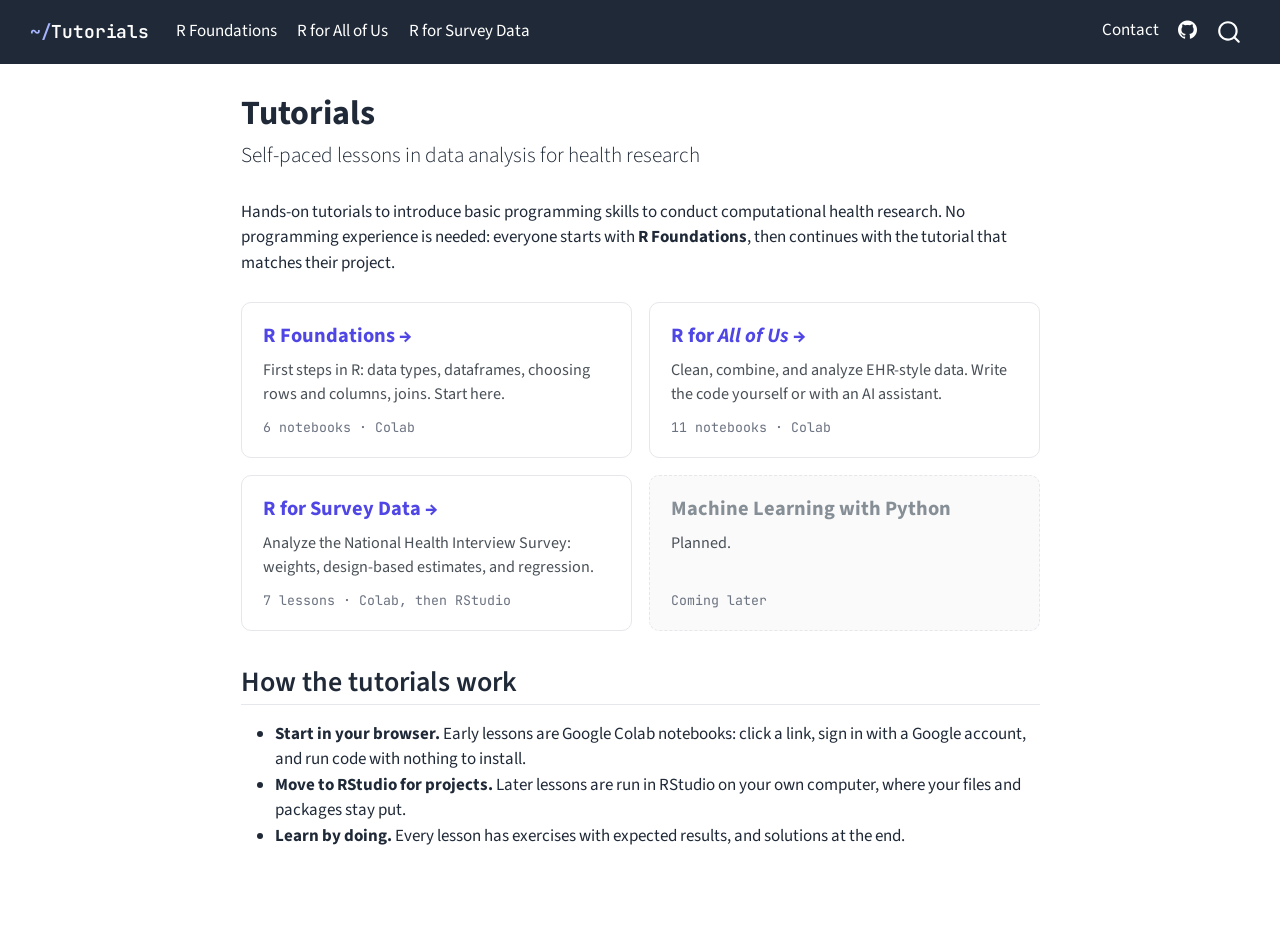
<file: index.html>
<!DOCTYPE html>
<html xmlns="http://www.w3.org/1999/xhtml" lang="en" xml:lang="en"><head>

<meta charset="utf-8">
<meta name="generator" content="quarto-1.8.27">

<meta name="viewport" content="width=device-width, initial-scale=1.0, user-scalable=yes">


<title>Tutorials</title>
<style>
code{white-space: pre-wrap;}
span.smallcaps{font-variant: small-caps;}
div.columns{display: flex; gap: min(4vw, 1.5em);}
div.column{flex: auto; overflow-x: auto;}
div.hanging-indent{margin-left: 1.5em; text-indent: -1.5em;}
ul.task-list{list-style: none;}
ul.task-list li input[type="checkbox"] {
  width: 0.8em;
  margin: 0 0.8em 0.2em -1em; /* quarto-specific, see https://github.com/quarto-dev/quarto-cli/issues/4556 */ 
  vertical-align: middle;
}
</style>


<script src="site_libs/quarto-nav/quarto-nav.js"></script>
<script src="site_libs/quarto-nav/headroom.min.js"></script>
<script src="site_libs/clipboard/clipboard.min.js"></script>
<script src="site_libs/quarto-search/autocomplete.umd.js"></script>
<script src="site_libs/quarto-search/fuse.min.js"></script>
<script src="site_libs/quarto-search/quarto-search.js"></script>
<meta name="quarto:offset" content="./">
<script src="site_libs/quarto-html/quarto.js" type="module"></script>
<script src="site_libs/quarto-html/tabsets/tabsets.js" type="module"></script>
<script src="site_libs/quarto-html/axe/axe-check.js" type="module"></script>
<script src="site_libs/quarto-html/popper.min.js"></script>
<script src="site_libs/quarto-html/tippy.umd.min.js"></script>
<script src="site_libs/quarto-html/anchor.min.js"></script>
<link href="site_libs/quarto-html/tippy.css" rel="stylesheet">
<link href="site_libs/quarto-html/quarto-syntax-highlighting-ff317ac08ddb1062a168758b579193b5.css" rel="stylesheet" id="quarto-text-highlighting-styles">
<script src="site_libs/bootstrap/bootstrap.min.js"></script>
<link href="site_libs/bootstrap/bootstrap-icons.css" rel="stylesheet">
<link href="site_libs/bootstrap/bootstrap-cbd6ebf3d44eba1207b09f0a641f737e.min.css" rel="stylesheet" append-hash="true" id="quarto-bootstrap" data-mode="light">
<script id="quarto-search-options" type="application/json">{
  "location": "navbar",
  "copy-button": false,
  "collapse-after": 3,
  "panel-placement": "end",
  "type": "overlay",
  "limit": 50,
  "keyboard-shortcut": [
    "f",
    "/",
    "s"
  ],
  "show-item-context": false,
  "language": {
    "search-no-results-text": "No results",
    "search-matching-documents-text": "matching documents",
    "search-copy-link-title": "Copy link to search",
    "search-hide-matches-text": "Hide additional matches",
    "search-more-match-text": "more match in this document",
    "search-more-matches-text": "more matches in this document",
    "search-clear-button-title": "Clear",
    "search-text-placeholder": "",
    "search-detached-cancel-button-title": "Cancel",
    "search-submit-button-title": "Submit",
    "search-label": "Search"
  }
}</script>


</head>

<body class="nav-fixed fullcontent quarto-light">

<div id="quarto-search-results"></div>
  <header id="quarto-header" class="headroom fixed-top">
    <nav class="navbar navbar-expand-lg " data-bs-theme="dark">
      <div class="navbar-container container-fluid">
      <div class="navbar-brand-container mx-auto">
    <a class="navbar-brand" href="./index.html">
    <span class="navbar-title">Tutorials</span>
    </a>
  </div>
            <div id="quarto-search" class="" title="Search"></div>
          <button class="navbar-toggler" type="button" data-bs-toggle="collapse" data-bs-target="#navbarCollapse" aria-controls="navbarCollapse" role="menu" aria-expanded="false" aria-label="Toggle navigation" onclick="if (window.quartoToggleHeadroom) { window.quartoToggleHeadroom(); }">
  <span class="navbar-toggler-icon"></span>
</button>
          <div class="collapse navbar-collapse" id="navbarCollapse">
            <ul class="navbar-nav navbar-nav-scroll me-auto">
  <li class="nav-item">
    <a class="nav-link" href="./foundations/index.html"> 
<span class="menu-text">R Foundations</span></a>
  </li>  
  <li class="nav-item">
    <a class="nav-link" href="./aou/index.html"> 
<span class="menu-text">R for All of Us</span></a>
  </li>  
  <li class="nav-item">
    <a class="nav-link" href="./survey/index.html"> 
<span class="menu-text">R for Survey Data</span></a>
  </li>  
</ul>
            <ul class="navbar-nav navbar-nav-scroll ms-auto">
  <li class="nav-item">
    <a class="nav-link" href="./contact.html"> 
<span class="menu-text">Contact</span></a>
  </li>  
  <li class="nav-item compact">
    <a class="nav-link" href="https://github.com/icohr-lab/tutorials"> <i class="bi bi-github" role="img">
</i> 
<span class="menu-text"></span></a>
  </li>  
</ul>
          </div> <!-- /navcollapse -->
            <div class="quarto-navbar-tools">
</div>
      </div> <!-- /container-fluid -->
    </nav>
</header>
<!-- content -->
<div id="quarto-content" class="quarto-container page-columns page-rows-contents page-layout-article page-navbar">
<!-- sidebar -->
<!-- margin-sidebar -->
    
<!-- main -->
<main class="content" id="quarto-document-content">

<header id="title-block-header" class="quarto-title-block default">
<div class="quarto-title">
<h1 class="title">Tutorials</h1>
<p class="subtitle lead">Self-paced lessons in data analysis for health research</p>
</div>



<div class="quarto-title-meta">

    
  
    
  </div>
  


</header>


<p>Hands-on tutorials to introduce basic programming skills to conduct computational health research. No programming experience is needed: everyone starts with <strong>R Foundations</strong>, then continues with the tutorial that matches their project.</p>
<div class="tutorial-grid">
<a class="tutorial-btn" href="foundations/index.html">
<span class="name">R Foundations</span>
<span class="desc">First steps in R: data types, dataframes, choosing rows and columns, joins. Start here.</span>
<span class="meta">6 notebooks · Colab</span>
</a>
<a class="tutorial-btn" href="aou/index.html">
<span class="name">R for <em>All of Us</em></span>
<span class="desc">Clean, combine, and analyze EHR-style data. Write the code yourself or with an AI assistant.</span>
<span class="meta">11 notebooks · Colab</span>
</a>
<a class="tutorial-btn" href="survey/index.html">
<span class="name">R for Survey Data</span>
<span class="desc">Analyze the National Health Interview Survey: weights, design-based estimates, and regression.</span>
<span class="meta">7 lessons · Colab, then RStudio</span>
</a>
<div class="tutorial-btn coming">
<span class="name">Machine Learning with Python</span>
<span class="desc">Planned.</span>
<span class="meta">Coming later</span>
</div>
</div>
<section id="how-the-tutorials-work" class="level2">
<h2 class="anchored" data-anchor-id="how-the-tutorials-work">How the tutorials work</h2>
<ul>
<li><strong>Start in your browser.</strong> Early lessons are Google Colab notebooks: click a link, sign in with a Google account, and run code with nothing to install.</li>
<li><strong>Move to RStudio for projects.</strong> Later lessons are run in RStudio on your own computer, where your files and packages stay put.</li>
<li><strong>Learn by doing.</strong> Every lesson has exercises with expected results, and solutions at the end.</li>
</ul>


</section>

</main> <!-- /main -->
<script id="quarto-html-after-body" type="application/javascript">
  window.document.addEventListener("DOMContentLoaded", function (event) {
    const icon = "";
    const anchorJS = new window.AnchorJS();
    anchorJS.options = {
      placement: 'right',
      icon: icon
    };
    anchorJS.add('.anchored');
    const isCodeAnnotation = (el) => {
      for (const clz of el.classList) {
        if (clz.startsWith('code-annotation-')) {                     
          return true;
        }
      }
      return false;
    }
    const onCopySuccess = function(e) {
      // button target
      const button = e.trigger;
      // don't keep focus
      button.blur();
      // flash "checked"
      button.classList.add('code-copy-button-checked');
      var currentTitle = button.getAttribute("title");
      button.setAttribute("title", "Copied!");
      let tooltip;
      if (window.bootstrap) {
        button.setAttribute("data-bs-toggle", "tooltip");
        button.setAttribute("data-bs-placement", "left");
        button.setAttribute("data-bs-title", "Copied!");
        tooltip = new bootstrap.Tooltip(button, 
          { trigger: "manual", 
            customClass: "code-copy-button-tooltip",
            offset: [0, -8]});
        tooltip.show();    
      }
      setTimeout(function() {
        if (tooltip) {
          tooltip.hide();
          button.removeAttribute("data-bs-title");
          button.removeAttribute("data-bs-toggle");
          button.removeAttribute("data-bs-placement");
        }
        button.setAttribute("title", currentTitle);
        button.classList.remove('code-copy-button-checked');
      }, 1000);
      // clear code selection
      e.clearSelection();
    }
    const getTextToCopy = function(trigger) {
      const outerScaffold = trigger.parentElement.cloneNode(true);
      const codeEl = outerScaffold.querySelector('code');
      for (const childEl of codeEl.children) {
        if (isCodeAnnotation(childEl)) {
          childEl.remove();
        }
      }
      return codeEl.innerText;
    }
    const clipboard = new window.ClipboardJS('.code-copy-button:not([data-in-quarto-modal])', {
      text: getTextToCopy
    });
    clipboard.on('success', onCopySuccess);
    if (window.document.getElementById('quarto-embedded-source-code-modal')) {
      const clipboardModal = new window.ClipboardJS('.code-copy-button[data-in-quarto-modal]', {
        text: getTextToCopy,
        container: window.document.getElementById('quarto-embedded-source-code-modal')
      });
      clipboardModal.on('success', onCopySuccess);
    }
      var localhostRegex = new RegExp(/^(?:http|https):\/\/localhost\:?[0-9]*\//);
      var mailtoRegex = new RegExp(/^mailto:/);
        var filterRegex = new RegExp("https:\/\/icohr-lab\.github\.io\/tutorials\/");
      var isInternal = (href) => {
          return filterRegex.test(href) || localhostRegex.test(href) || mailtoRegex.test(href);
      }
      // Inspect non-navigation links and adorn them if external
     var links = window.document.querySelectorAll('a[href]:not(.nav-link):not(.navbar-brand):not(.toc-action):not(.sidebar-link):not(.sidebar-item-toggle):not(.pagination-link):not(.no-external):not([aria-hidden]):not(.dropdown-item):not(.quarto-navigation-tool):not(.about-link)');
      for (var i=0; i<links.length; i++) {
        const link = links[i];
        if (!isInternal(link.href)) {
          // undo the damage that might have been done by quarto-nav.js in the case of
          // links that we want to consider external
          if (link.dataset.originalHref !== undefined) {
            link.href = link.dataset.originalHref;
          }
            // target, if specified
            link.setAttribute("target", "_blank");
            if (link.getAttribute("rel") === null) {
              link.setAttribute("rel", "noopener");
            }
        }
      }
    function tippyHover(el, contentFn, onTriggerFn, onUntriggerFn) {
      const config = {
        allowHTML: true,
        maxWidth: 500,
        delay: 100,
        arrow: false,
        appendTo: function(el) {
            return el.parentElement;
        },
        interactive: true,
        interactiveBorder: 10,
        theme: 'quarto',
        placement: 'bottom-start',
      };
      if (contentFn) {
        config.content = contentFn;
      }
      if (onTriggerFn) {
        config.onTrigger = onTriggerFn;
      }
      if (onUntriggerFn) {
        config.onUntrigger = onUntriggerFn;
      }
      window.tippy(el, config); 
    }
    const noterefs = window.document.querySelectorAll('a[role="doc-noteref"]');
    for (var i=0; i<noterefs.length; i++) {
      const ref = noterefs[i];
      tippyHover(ref, function() {
        // use id or data attribute instead here
        let href = ref.getAttribute('data-footnote-href') || ref.getAttribute('href');
        try { href = new URL(href).hash; } catch {}
        const id = href.replace(/^#\/?/, "");
        const note = window.document.getElementById(id);
        if (note) {
          return note.innerHTML;
        } else {
          return "";
        }
      });
    }
    const xrefs = window.document.querySelectorAll('a.quarto-xref');
    const processXRef = (id, note) => {
      // Strip column container classes
      const stripColumnClz = (el) => {
        el.classList.remove("page-full", "page-columns");
        if (el.children) {
          for (const child of el.children) {
            stripColumnClz(child);
          }
        }
      }
      stripColumnClz(note)
      if (id === null || id.startsWith('sec-')) {
        // Special case sections, only their first couple elements
        const container = document.createElement("div");
        if (note.children && note.children.length > 2) {
          container.appendChild(note.children[0].cloneNode(true));
          for (let i = 1; i < note.children.length; i++) {
            const child = note.children[i];
            if (child.tagName === "P" && child.innerText === "") {
              continue;
            } else {
              container.appendChild(child.cloneNode(true));
              break;
            }
          }
          if (window.Quarto?.typesetMath) {
            window.Quarto.typesetMath(container);
          }
          return container.innerHTML
        } else {
          if (window.Quarto?.typesetMath) {
            window.Quarto.typesetMath(note);
          }
          return note.innerHTML;
        }
      } else {
        // Remove any anchor links if they are present
        const anchorLink = note.querySelector('a.anchorjs-link');
        if (anchorLink) {
          anchorLink.remove();
        }
        if (window.Quarto?.typesetMath) {
          window.Quarto.typesetMath(note);
        }
        if (note.classList.contains("callout")) {
          return note.outerHTML;
        } else {
          return note.innerHTML;
        }
      }
    }
    for (var i=0; i<xrefs.length; i++) {
      const xref = xrefs[i];
      tippyHover(xref, undefined, function(instance) {
        instance.disable();
        let url = xref.getAttribute('href');
        let hash = undefined; 
        if (url.startsWith('#')) {
          hash = url;
        } else {
          try { hash = new URL(url).hash; } catch {}
        }
        if (hash) {
          const id = hash.replace(/^#\/?/, "");
          const note = window.document.getElementById(id);
          if (note !== null) {
            try {
              const html = processXRef(id, note.cloneNode(true));
              instance.setContent(html);
            } finally {
              instance.enable();
              instance.show();
            }
          } else {
            // See if we can fetch this
            fetch(url.split('#')[0])
            .then(res => res.text())
            .then(html => {
              const parser = new DOMParser();
              const htmlDoc = parser.parseFromString(html, "text/html");
              const note = htmlDoc.getElementById(id);
              if (note !== null) {
                const html = processXRef(id, note);
                instance.setContent(html);
              } 
            }).finally(() => {
              instance.enable();
              instance.show();
            });
          }
        } else {
          // See if we can fetch a full url (with no hash to target)
          // This is a special case and we should probably do some content thinning / targeting
          fetch(url)
          .then(res => res.text())
          .then(html => {
            const parser = new DOMParser();
            const htmlDoc = parser.parseFromString(html, "text/html");
            const note = htmlDoc.querySelector('main.content');
            if (note !== null) {
              // This should only happen for chapter cross references
              // (since there is no id in the URL)
              // remove the first header
              if (note.children.length > 0 && note.children[0].tagName === "HEADER") {
                note.children[0].remove();
              }
              const html = processXRef(null, note);
              instance.setContent(html);
            } 
          }).finally(() => {
            instance.enable();
            instance.show();
          });
        }
      }, function(instance) {
      });
    }
        let selectedAnnoteEl;
        const selectorForAnnotation = ( cell, annotation) => {
          let cellAttr = 'data-code-cell="' + cell + '"';
          let lineAttr = 'data-code-annotation="' +  annotation + '"';
          const selector = 'span[' + cellAttr + '][' + lineAttr + ']';
          return selector;
        }
        const selectCodeLines = (annoteEl) => {
          const doc = window.document;
          const targetCell = annoteEl.getAttribute("data-target-cell");
          const targetAnnotation = annoteEl.getAttribute("data-target-annotation");
          const annoteSpan = window.document.querySelector(selectorForAnnotation(targetCell, targetAnnotation));
          const lines = annoteSpan.getAttribute("data-code-lines").split(",");
          const lineIds = lines.map((line) => {
            return targetCell + "-" + line;
          })
          let top = null;
          let height = null;
          let parent = null;
          if (lineIds.length > 0) {
              //compute the position of the single el (top and bottom and make a div)
              const el = window.document.getElementById(lineIds[0]);
              top = el.offsetTop;
              height = el.offsetHeight;
              parent = el.parentElement.parentElement;
            if (lineIds.length > 1) {
              const lastEl = window.document.getElementById(lineIds[lineIds.length - 1]);
              const bottom = lastEl.offsetTop + lastEl.offsetHeight;
              height = bottom - top;
            }
            if (top !== null && height !== null && parent !== null) {
              // cook up a div (if necessary) and position it 
              let div = window.document.getElementById("code-annotation-line-highlight");
              if (div === null) {
                div = window.document.createElement("div");
                div.setAttribute("id", "code-annotation-line-highlight");
                div.style.position = 'absolute';
                parent.appendChild(div);
              }
              div.style.top = top - 2 + "px";
              div.style.height = height + 4 + "px";
              div.style.left = 0;
              let gutterDiv = window.document.getElementById("code-annotation-line-highlight-gutter");
              if (gutterDiv === null) {
                gutterDiv = window.document.createElement("div");
                gutterDiv.setAttribute("id", "code-annotation-line-highlight-gutter");
                gutterDiv.style.position = 'absolute';
                const codeCell = window.document.getElementById(targetCell);
                const gutter = codeCell.querySelector('.code-annotation-gutter');
                gutter.appendChild(gutterDiv);
              }
              gutterDiv.style.top = top - 2 + "px";
              gutterDiv.style.height = height + 4 + "px";
            }
            selectedAnnoteEl = annoteEl;
          }
        };
        const unselectCodeLines = () => {
          const elementsIds = ["code-annotation-line-highlight", "code-annotation-line-highlight-gutter"];
          elementsIds.forEach((elId) => {
            const div = window.document.getElementById(elId);
            if (div) {
              div.remove();
            }
          });
          selectedAnnoteEl = undefined;
        };
          // Handle positioning of the toggle
      window.addEventListener(
        "resize",
        throttle(() => {
          elRect = undefined;
          if (selectedAnnoteEl) {
            selectCodeLines(selectedAnnoteEl);
          }
        }, 10)
      );
      function throttle(fn, ms) {
      let throttle = false;
      let timer;
        return (...args) => {
          if(!throttle) { // first call gets through
              fn.apply(this, args);
              throttle = true;
          } else { // all the others get throttled
              if(timer) clearTimeout(timer); // cancel #2
              timer = setTimeout(() => {
                fn.apply(this, args);
                timer = throttle = false;
              }, ms);
          }
        };
      }
        // Attach click handler to the DT
        const annoteDls = window.document.querySelectorAll('dt[data-target-cell]');
        for (const annoteDlNode of annoteDls) {
          annoteDlNode.addEventListener('click', (event) => {
            const clickedEl = event.target;
            if (clickedEl !== selectedAnnoteEl) {
              unselectCodeLines();
              const activeEl = window.document.querySelector('dt[data-target-cell].code-annotation-active');
              if (activeEl) {
                activeEl.classList.remove('code-annotation-active');
              }
              selectCodeLines(clickedEl);
              clickedEl.classList.add('code-annotation-active');
            } else {
              // Unselect the line
              unselectCodeLines();
              clickedEl.classList.remove('code-annotation-active');
            }
          });
        }
    const findCites = (el) => {
      const parentEl = el.parentElement;
      if (parentEl) {
        const cites = parentEl.dataset.cites;
        if (cites) {
          return {
            el,
            cites: cites.split(' ')
          };
        } else {
          return findCites(el.parentElement)
        }
      } else {
        return undefined;
      }
    };
    var bibliorefs = window.document.querySelectorAll('a[role="doc-biblioref"]');
    for (var i=0; i<bibliorefs.length; i++) {
      const ref = bibliorefs[i];
      const citeInfo = findCites(ref);
      if (citeInfo) {
        tippyHover(citeInfo.el, function() {
          var popup = window.document.createElement('div');
          citeInfo.cites.forEach(function(cite) {
            var citeDiv = window.document.createElement('div');
            citeDiv.classList.add('hanging-indent');
            citeDiv.classList.add('csl-entry');
            var biblioDiv = window.document.getElementById('ref-' + cite);
            if (biblioDiv) {
              citeDiv.innerHTML = biblioDiv.innerHTML;
            }
            popup.appendChild(citeDiv);
          });
          return popup.innerHTML;
        });
      }
    }
  });
  </script>
</div> <!-- /content -->




</body></html>
</file>
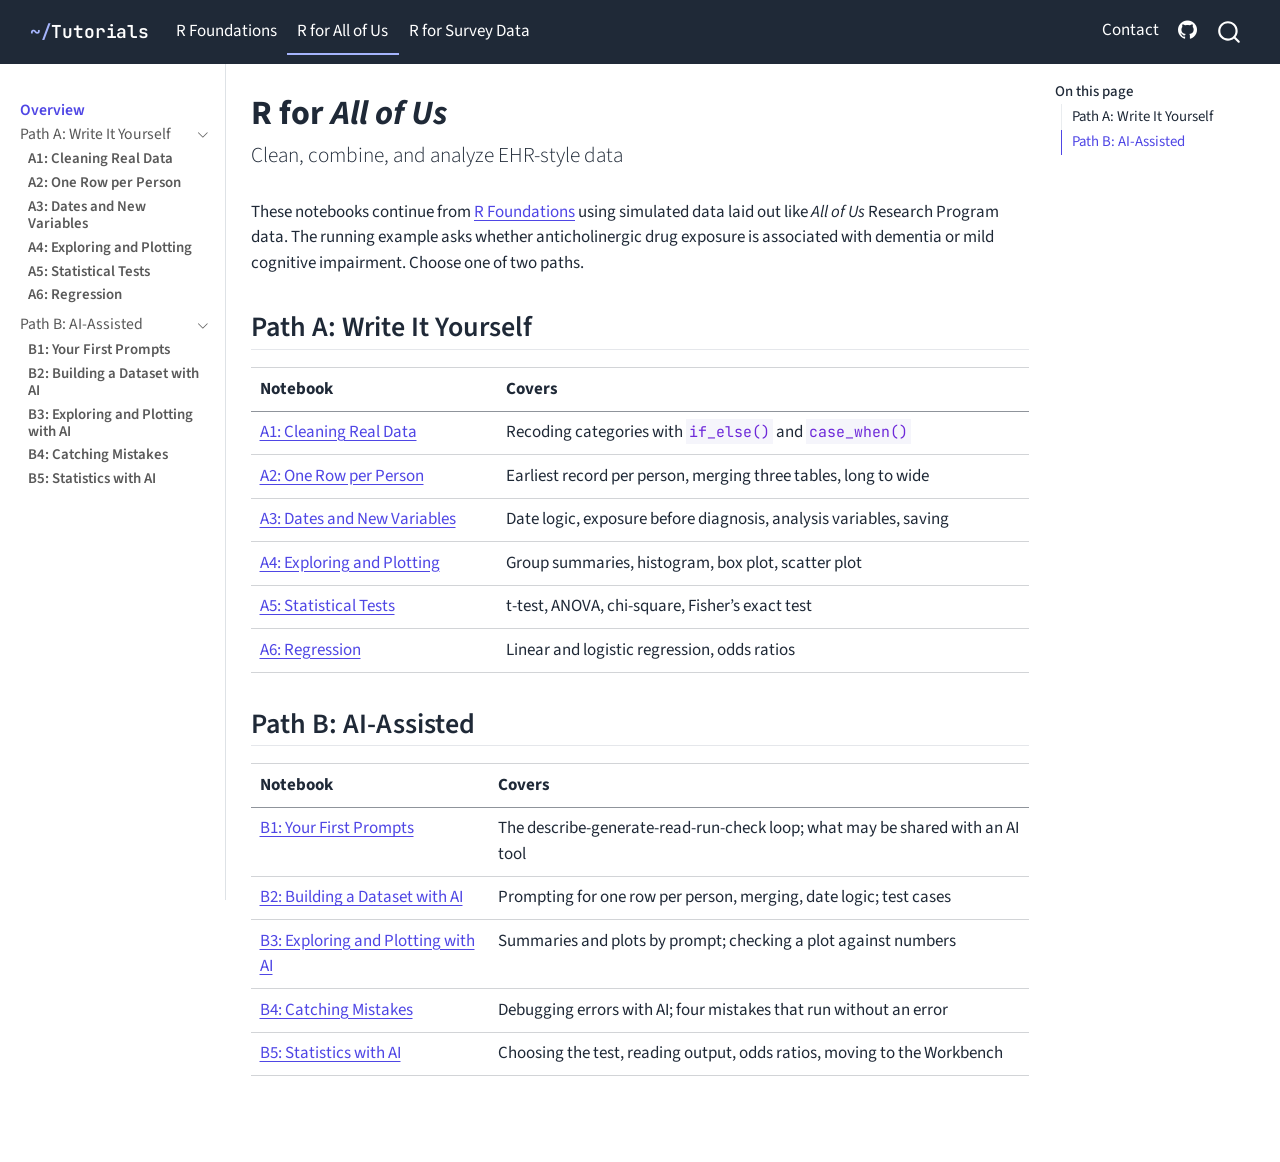
<file: aou/index.html>
<!DOCTYPE html>
<html xmlns="http://www.w3.org/1999/xhtml" lang="en" xml:lang="en"><head>

<meta charset="utf-8">
<meta name="generator" content="quarto-1.8.27">

<meta name="viewport" content="width=device-width, initial-scale=1.0, user-scalable=yes">


<title>R for All of Us – Tutorials</title>
<style>
code{white-space: pre-wrap;}
span.smallcaps{font-variant: small-caps;}
div.columns{display: flex; gap: min(4vw, 1.5em);}
div.column{flex: auto; overflow-x: auto;}
div.hanging-indent{margin-left: 1.5em; text-indent: -1.5em;}
ul.task-list{list-style: none;}
ul.task-list li input[type="checkbox"] {
  width: 0.8em;
  margin: 0 0.8em 0.2em -1em; /* quarto-specific, see https://github.com/quarto-dev/quarto-cli/issues/4556 */ 
  vertical-align: middle;
}
</style>


<script src="../site_libs/quarto-nav/quarto-nav.js"></script>
<script src="../site_libs/quarto-nav/headroom.min.js"></script>
<script src="../site_libs/clipboard/clipboard.min.js"></script>
<script src="../site_libs/quarto-search/autocomplete.umd.js"></script>
<script src="../site_libs/quarto-search/fuse.min.js"></script>
<script src="../site_libs/quarto-search/quarto-search.js"></script>
<meta name="quarto:offset" content="../">
<script src="../site_libs/quarto-html/quarto.js" type="module"></script>
<script src="../site_libs/quarto-html/tabsets/tabsets.js" type="module"></script>
<script src="../site_libs/quarto-html/axe/axe-check.js" type="module"></script>
<script src="../site_libs/quarto-html/popper.min.js"></script>
<script src="../site_libs/quarto-html/tippy.umd.min.js"></script>
<script src="../site_libs/quarto-html/anchor.min.js"></script>
<link href="../site_libs/quarto-html/tippy.css" rel="stylesheet">
<link href="../site_libs/quarto-html/quarto-syntax-highlighting-ff317ac08ddb1062a168758b579193b5.css" rel="stylesheet" id="quarto-text-highlighting-styles">
<script src="../site_libs/bootstrap/bootstrap.min.js"></script>
<link href="../site_libs/bootstrap/bootstrap-icons.css" rel="stylesheet">
<link href="../site_libs/bootstrap/bootstrap-cbd6ebf3d44eba1207b09f0a641f737e.min.css" rel="stylesheet" append-hash="true" id="quarto-bootstrap" data-mode="light">
<script id="quarto-search-options" type="application/json">{
  "location": "navbar",
  "copy-button": false,
  "collapse-after": 3,
  "panel-placement": "end",
  "type": "overlay",
  "limit": 50,
  "keyboard-shortcut": [
    "f",
    "/",
    "s"
  ],
  "show-item-context": false,
  "language": {
    "search-no-results-text": "No results",
    "search-matching-documents-text": "matching documents",
    "search-copy-link-title": "Copy link to search",
    "search-hide-matches-text": "Hide additional matches",
    "search-more-match-text": "more match in this document",
    "search-more-matches-text": "more matches in this document",
    "search-clear-button-title": "Clear",
    "search-text-placeholder": "",
    "search-detached-cancel-button-title": "Cancel",
    "search-submit-button-title": "Submit",
    "search-label": "Search"
  }
}</script>


</head>

<body class="nav-sidebar docked nav-fixed quarto-light">

<div id="quarto-search-results"></div>
  <header id="quarto-header" class="headroom fixed-top">
    <nav class="navbar navbar-expand-lg " data-bs-theme="dark">
      <div class="navbar-container container-fluid">
      <div class="navbar-brand-container mx-auto">
    <a class="navbar-brand" href="../index.html">
    <span class="navbar-title">Tutorials</span>
    </a>
  </div>
            <div id="quarto-search" class="" title="Search"></div>
          <button class="navbar-toggler" type="button" data-bs-toggle="collapse" data-bs-target="#navbarCollapse" aria-controls="navbarCollapse" role="menu" aria-expanded="false" aria-label="Toggle navigation" onclick="if (window.quartoToggleHeadroom) { window.quartoToggleHeadroom(); }">
  <span class="navbar-toggler-icon"></span>
</button>
          <div class="collapse navbar-collapse" id="navbarCollapse">
            <ul class="navbar-nav navbar-nav-scroll me-auto">
  <li class="nav-item">
    <a class="nav-link" href="../foundations/index.html"> 
<span class="menu-text">R Foundations</span></a>
  </li>  
  <li class="nav-item">
    <a class="nav-link active" href="../aou/index.html" aria-current="page"> 
<span class="menu-text">R for All of Us</span></a>
  </li>  
  <li class="nav-item">
    <a class="nav-link" href="../survey/index.html"> 
<span class="menu-text">R for Survey Data</span></a>
  </li>  
</ul>
            <ul class="navbar-nav navbar-nav-scroll ms-auto">
  <li class="nav-item">
    <a class="nav-link" href="../contact.html"> 
<span class="menu-text">Contact</span></a>
  </li>  
  <li class="nav-item compact">
    <a class="nav-link" href="https://github.com/icohr-lab/tutorials"> <i class="bi bi-github" role="img">
</i> 
<span class="menu-text"></span></a>
  </li>  
</ul>
          </div> <!-- /navcollapse -->
            <div class="quarto-navbar-tools">
</div>
      </div> <!-- /container-fluid -->
    </nav>
  <nav class="quarto-secondary-nav">
    <div class="container-fluid d-flex">
      <button type="button" class="quarto-btn-toggle btn" data-bs-toggle="collapse" role="button" data-bs-target=".quarto-sidebar-collapse-item" aria-controls="quarto-sidebar" aria-expanded="false" aria-label="Toggle sidebar navigation" onclick="if (window.quartoToggleHeadroom) { window.quartoToggleHeadroom(); }">
        <i class="bi bi-layout-text-sidebar-reverse"></i>
      </button>
        <nav class="quarto-page-breadcrumbs" aria-label="breadcrumb"><ol class="breadcrumb"><li class="breadcrumb-item"><a href="../aou/index.html">Overview</a></li></ol></nav>
        <a class="flex-grow-1" role="navigation" data-bs-toggle="collapse" data-bs-target=".quarto-sidebar-collapse-item" aria-controls="quarto-sidebar" aria-expanded="false" aria-label="Toggle sidebar navigation" onclick="if (window.quartoToggleHeadroom) { window.quartoToggleHeadroom(); }">      
        </a>
    </div>
  </nav>
</header>
<!-- content -->
<div id="quarto-content" class="quarto-container page-columns page-rows-contents page-layout-article page-navbar">
<!-- sidebar -->
  <nav id="quarto-sidebar" class="sidebar collapse collapse-horizontal quarto-sidebar-collapse-item sidebar-navigation docked overflow-auto">
    <div class="sidebar-menu-container"> 
    <ul class="list-unstyled mt-1">
        <li class="sidebar-item">
  <div class="sidebar-item-container"> 
  <a href="../aou/index.html" class="sidebar-item-text sidebar-link active">
 <span class="menu-text">Overview</span></a>
  </div>
</li>
        <li class="sidebar-item sidebar-item-section">
      <div class="sidebar-item-container"> 
            <a class="sidebar-item-text sidebar-link text-start" data-bs-toggle="collapse" data-bs-target="#quarto-sidebar-section-1" role="navigation" aria-expanded="true">
 <span class="menu-text">Path A: Write It Yourself</span></a>
          <a class="sidebar-item-toggle text-start" data-bs-toggle="collapse" data-bs-target="#quarto-sidebar-section-1" role="navigation" aria-expanded="true" aria-label="Toggle section">
            <i class="bi bi-chevron-right ms-2"></i>
          </a> 
      </div>
      <ul id="quarto-sidebar-section-1" class="collapse list-unstyled sidebar-section depth1 show">  
          <li class="sidebar-item">
  <div class="sidebar-item-container"> 
  <a href="https://colab.research.google.com/github/icohr-lab/tutorials/blob/main/notebooks/A1_Cleaning_Real_Data.ipynb" class="sidebar-item-text sidebar-link">
 <span class="menu-text">A1: Cleaning Real Data</span></a>
  </div>
</li>
          <li class="sidebar-item">
  <div class="sidebar-item-container"> 
  <a href="https://colab.research.google.com/github/icohr-lab/tutorials/blob/main/notebooks/A2_One_Row_per_Person.ipynb" class="sidebar-item-text sidebar-link">
 <span class="menu-text">A2: One Row per Person</span></a>
  </div>
</li>
          <li class="sidebar-item">
  <div class="sidebar-item-container"> 
  <a href="https://colab.research.google.com/github/icohr-lab/tutorials/blob/main/notebooks/A3_Dates_and_New_Variables.ipynb" class="sidebar-item-text sidebar-link">
 <span class="menu-text">A3: Dates and New Variables</span></a>
  </div>
</li>
          <li class="sidebar-item">
  <div class="sidebar-item-container"> 
  <a href="https://colab.research.google.com/github/icohr-lab/tutorials/blob/main/notebooks/A4_Exploring_and_Plotting.ipynb" class="sidebar-item-text sidebar-link">
 <span class="menu-text">A4: Exploring and Plotting</span></a>
  </div>
</li>
          <li class="sidebar-item">
  <div class="sidebar-item-container"> 
  <a href="https://colab.research.google.com/github/icohr-lab/tutorials/blob/main/notebooks/A5_Statistical_Tests.ipynb" class="sidebar-item-text sidebar-link">
 <span class="menu-text">A5: Statistical Tests</span></a>
  </div>
</li>
          <li class="sidebar-item">
  <div class="sidebar-item-container"> 
  <a href="https://colab.research.google.com/github/icohr-lab/tutorials/blob/main/notebooks/A6_Regression.ipynb" class="sidebar-item-text sidebar-link">
 <span class="menu-text">A6: Regression</span></a>
  </div>
</li>
      </ul>
  </li>
        <li class="sidebar-item sidebar-item-section">
      <div class="sidebar-item-container"> 
            <a class="sidebar-item-text sidebar-link text-start" data-bs-toggle="collapse" data-bs-target="#quarto-sidebar-section-2" role="navigation" aria-expanded="true">
 <span class="menu-text">Path B: AI-Assisted</span></a>
          <a class="sidebar-item-toggle text-start" data-bs-toggle="collapse" data-bs-target="#quarto-sidebar-section-2" role="navigation" aria-expanded="true" aria-label="Toggle section">
            <i class="bi bi-chevron-right ms-2"></i>
          </a> 
      </div>
      <ul id="quarto-sidebar-section-2" class="collapse list-unstyled sidebar-section depth1 show">  
          <li class="sidebar-item">
  <div class="sidebar-item-container"> 
  <a href="https://colab.research.google.com/github/icohr-lab/tutorials/blob/main/notebooks/B1_First_Prompts.ipynb" class="sidebar-item-text sidebar-link">
 <span class="menu-text">B1: Your First Prompts</span></a>
  </div>
</li>
          <li class="sidebar-item">
  <div class="sidebar-item-container"> 
  <a href="https://colab.research.google.com/github/icohr-lab/tutorials/blob/main/notebooks/B2_Building_a_Dataset_with_AI.ipynb" class="sidebar-item-text sidebar-link">
 <span class="menu-text">B2: Building a Dataset with AI</span></a>
  </div>
</li>
          <li class="sidebar-item">
  <div class="sidebar-item-container"> 
  <a href="https://colab.research.google.com/github/icohr-lab/tutorials/blob/main/notebooks/B3_Exploring_and_Plotting_with_AI.ipynb" class="sidebar-item-text sidebar-link">
 <span class="menu-text">B3: Exploring and Plotting with AI</span></a>
  </div>
</li>
          <li class="sidebar-item">
  <div class="sidebar-item-container"> 
  <a href="https://colab.research.google.com/github/icohr-lab/tutorials/blob/main/notebooks/B4_Catching_Mistakes.ipynb" class="sidebar-item-text sidebar-link">
 <span class="menu-text">B4: Catching Mistakes</span></a>
  </div>
</li>
          <li class="sidebar-item">
  <div class="sidebar-item-container"> 
  <a href="https://colab.research.google.com/github/icohr-lab/tutorials/blob/main/notebooks/B5_Statistics_with_AI.ipynb" class="sidebar-item-text sidebar-link">
 <span class="menu-text">B5: Statistics with AI</span></a>
  </div>
</li>
      </ul>
  </li>
    </ul>
    </div>
</nav>
<div id="quarto-sidebar-glass" class="quarto-sidebar-collapse-item" data-bs-toggle="collapse" data-bs-target=".quarto-sidebar-collapse-item"></div>
<!-- margin-sidebar -->
    <div id="quarto-margin-sidebar" class="sidebar margin-sidebar">
        <nav id="TOC" role="doc-toc" class="toc-active">
    <h2 id="toc-title">On this page</h2>
   
  <ul>
  <li><a href="#path-a-write-it-yourself" id="toc-path-a-write-it-yourself" class="nav-link active" data-scroll-target="#path-a-write-it-yourself">Path A: Write It Yourself</a></li>
  <li><a href="#path-b-ai-assisted" id="toc-path-b-ai-assisted" class="nav-link" data-scroll-target="#path-b-ai-assisted">Path B: AI-Assisted</a></li>
  </ul>
</nav>
    </div>
<!-- main -->
<main class="content" id="quarto-document-content">

<header id="title-block-header" class="quarto-title-block default">
<div class="quarto-title">
<h1 class="title">R for <em>All of Us</em></h1>
<p class="subtitle lead">Clean, combine, and analyze EHR-style data</p>
</div>



<div class="quarto-title-meta">

    
  
    
  </div>
  


</header>


<p>These notebooks continue from <a href="../foundations/index.html">R Foundations</a> using simulated data laid out like <em>All of Us</em> Research Program data. The running example asks whether anticholinergic drug exposure is associated with dementia or mild cognitive impairment. Choose one of two paths.</p>
<section id="path-a-write-it-yourself" class="level2">
<h2 class="anchored" data-anchor-id="path-a-write-it-yourself">Path A: Write It Yourself</h2>
<table class="caption-top table">
<thead>
<tr class="header">
<th>Notebook</th>
<th>Covers</th>
</tr>
</thead>
<tbody>
<tr class="odd">
<td><a href="https://colab.research.google.com/github/icohr-lab/tutorials/blob/main/notebooks/A1_Cleaning_Real_Data.ipynb">A1: Cleaning Real Data</a></td>
<td>Recoding categories with <code>if_else()</code> and <code>case_when()</code></td>
</tr>
<tr class="even">
<td><a href="https://colab.research.google.com/github/icohr-lab/tutorials/blob/main/notebooks/A2_One_Row_per_Person.ipynb">A2: One Row per Person</a></td>
<td>Earliest record per person, merging three tables, long to wide</td>
</tr>
<tr class="odd">
<td><a href="https://colab.research.google.com/github/icohr-lab/tutorials/blob/main/notebooks/A3_Dates_and_New_Variables.ipynb">A3: Dates and New Variables</a></td>
<td>Date logic, exposure before diagnosis, analysis variables, saving</td>
</tr>
<tr class="even">
<td><a href="https://colab.research.google.com/github/icohr-lab/tutorials/blob/main/notebooks/A4_Exploring_and_Plotting.ipynb">A4: Exploring and Plotting</a></td>
<td>Group summaries, histogram, box plot, scatter plot</td>
</tr>
<tr class="odd">
<td><a href="https://colab.research.google.com/github/icohr-lab/tutorials/blob/main/notebooks/A5_Statistical_Tests.ipynb">A5: Statistical Tests</a></td>
<td>t-test, ANOVA, chi-square, Fisher’s exact test</td>
</tr>
<tr class="even">
<td><a href="https://colab.research.google.com/github/icohr-lab/tutorials/blob/main/notebooks/A6_Regression.ipynb">A6: Regression</a></td>
<td>Linear and logistic regression, odds ratios</td>
</tr>
</tbody>
</table>
</section>
<section id="path-b-ai-assisted" class="level2">
<h2 class="anchored" data-anchor-id="path-b-ai-assisted">Path B: AI-Assisted</h2>
<table class="caption-top table">
<thead>
<tr class="header">
<th>Notebook</th>
<th>Covers</th>
</tr>
</thead>
<tbody>
<tr class="odd">
<td><a href="https://colab.research.google.com/github/icohr-lab/tutorials/blob/main/notebooks/B1_First_Prompts.ipynb">B1: Your First Prompts</a></td>
<td>The describe-generate-read-run-check loop; what may be shared with an AI tool</td>
</tr>
<tr class="even">
<td><a href="https://colab.research.google.com/github/icohr-lab/tutorials/blob/main/notebooks/B2_Building_a_Dataset_with_AI.ipynb">B2: Building a Dataset with AI</a></td>
<td>Prompting for one row per person, merging, date logic; test cases</td>
</tr>
<tr class="odd">
<td><a href="https://colab.research.google.com/github/icohr-lab/tutorials/blob/main/notebooks/B3_Exploring_and_Plotting_with_AI.ipynb">B3: Exploring and Plotting with AI</a></td>
<td>Summaries and plots by prompt; checking a plot against numbers</td>
</tr>
<tr class="even">
<td><a href="https://colab.research.google.com/github/icohr-lab/tutorials/blob/main/notebooks/B4_Catching_Mistakes.ipynb">B4: Catching Mistakes</a></td>
<td>Debugging errors with AI; four mistakes that run without an error</td>
</tr>
<tr class="odd">
<td><a href="https://colab.research.google.com/github/icohr-lab/tutorials/blob/main/notebooks/B5_Statistics_with_AI.ipynb">B5: Statistics with AI</a></td>
<td>Choosing the test, reading output, odds ratios, moving to the Workbench</td>
</tr>
</tbody>
</table>


</section>

</main> <!-- /main -->
<script id="quarto-html-after-body" type="application/javascript">
  window.document.addEventListener("DOMContentLoaded", function (event) {
    const icon = "";
    const anchorJS = new window.AnchorJS();
    anchorJS.options = {
      placement: 'right',
      icon: icon
    };
    anchorJS.add('.anchored');
    const isCodeAnnotation = (el) => {
      for (const clz of el.classList) {
        if (clz.startsWith('code-annotation-')) {                     
          return true;
        }
      }
      return false;
    }
    const onCopySuccess = function(e) {
      // button target
      const button = e.trigger;
      // don't keep focus
      button.blur();
      // flash "checked"
      button.classList.add('code-copy-button-checked');
      var currentTitle = button.getAttribute("title");
      button.setAttribute("title", "Copied!");
      let tooltip;
      if (window.bootstrap) {
        button.setAttribute("data-bs-toggle", "tooltip");
        button.setAttribute("data-bs-placement", "left");
        button.setAttribute("data-bs-title", "Copied!");
        tooltip = new bootstrap.Tooltip(button, 
          { trigger: "manual", 
            customClass: "code-copy-button-tooltip",
            offset: [0, -8]});
        tooltip.show();    
      }
      setTimeout(function() {
        if (tooltip) {
          tooltip.hide();
          button.removeAttribute("data-bs-title");
          button.removeAttribute("data-bs-toggle");
          button.removeAttribute("data-bs-placement");
        }
        button.setAttribute("title", currentTitle);
        button.classList.remove('code-copy-button-checked');
      }, 1000);
      // clear code selection
      e.clearSelection();
    }
    const getTextToCopy = function(trigger) {
      const outerScaffold = trigger.parentElement.cloneNode(true);
      const codeEl = outerScaffold.querySelector('code');
      for (const childEl of codeEl.children) {
        if (isCodeAnnotation(childEl)) {
          childEl.remove();
        }
      }
      return codeEl.innerText;
    }
    const clipboard = new window.ClipboardJS('.code-copy-button:not([data-in-quarto-modal])', {
      text: getTextToCopy
    });
    clipboard.on('success', onCopySuccess);
    if (window.document.getElementById('quarto-embedded-source-code-modal')) {
      const clipboardModal = new window.ClipboardJS('.code-copy-button[data-in-quarto-modal]', {
        text: getTextToCopy,
        container: window.document.getElementById('quarto-embedded-source-code-modal')
      });
      clipboardModal.on('success', onCopySuccess);
    }
      var localhostRegex = new RegExp(/^(?:http|https):\/\/localhost\:?[0-9]*\//);
      var mailtoRegex = new RegExp(/^mailto:/);
        var filterRegex = new RegExp("https:\/\/icohr-lab\.github\.io\/tutorials\/");
      var isInternal = (href) => {
          return filterRegex.test(href) || localhostRegex.test(href) || mailtoRegex.test(href);
      }
      // Inspect non-navigation links and adorn them if external
     var links = window.document.querySelectorAll('a[href]:not(.nav-link):not(.navbar-brand):not(.toc-action):not(.sidebar-link):not(.sidebar-item-toggle):not(.pagination-link):not(.no-external):not([aria-hidden]):not(.dropdown-item):not(.quarto-navigation-tool):not(.about-link)');
      for (var i=0; i<links.length; i++) {
        const link = links[i];
        if (!isInternal(link.href)) {
          // undo the damage that might have been done by quarto-nav.js in the case of
          // links that we want to consider external
          if (link.dataset.originalHref !== undefined) {
            link.href = link.dataset.originalHref;
          }
            // target, if specified
            link.setAttribute("target", "_blank");
            if (link.getAttribute("rel") === null) {
              link.setAttribute("rel", "noopener");
            }
        }
      }
    function tippyHover(el, contentFn, onTriggerFn, onUntriggerFn) {
      const config = {
        allowHTML: true,
        maxWidth: 500,
        delay: 100,
        arrow: false,
        appendTo: function(el) {
            return el.parentElement;
        },
        interactive: true,
        interactiveBorder: 10,
        theme: 'quarto',
        placement: 'bottom-start',
      };
      if (contentFn) {
        config.content = contentFn;
      }
      if (onTriggerFn) {
        config.onTrigger = onTriggerFn;
      }
      if (onUntriggerFn) {
        config.onUntrigger = onUntriggerFn;
      }
      window.tippy(el, config); 
    }
    const noterefs = window.document.querySelectorAll('a[role="doc-noteref"]');
    for (var i=0; i<noterefs.length; i++) {
      const ref = noterefs[i];
      tippyHover(ref, function() {
        // use id or data attribute instead here
        let href = ref.getAttribute('data-footnote-href') || ref.getAttribute('href');
        try { href = new URL(href).hash; } catch {}
        const id = href.replace(/^#\/?/, "");
        const note = window.document.getElementById(id);
        if (note) {
          return note.innerHTML;
        } else {
          return "";
        }
      });
    }
    const xrefs = window.document.querySelectorAll('a.quarto-xref');
    const processXRef = (id, note) => {
      // Strip column container classes
      const stripColumnClz = (el) => {
        el.classList.remove("page-full", "page-columns");
        if (el.children) {
          for (const child of el.children) {
            stripColumnClz(child);
          }
        }
      }
      stripColumnClz(note)
      if (id === null || id.startsWith('sec-')) {
        // Special case sections, only their first couple elements
        const container = document.createElement("div");
        if (note.children && note.children.length > 2) {
          container.appendChild(note.children[0].cloneNode(true));
          for (let i = 1; i < note.children.length; i++) {
            const child = note.children[i];
            if (child.tagName === "P" && child.innerText === "") {
              continue;
            } else {
              container.appendChild(child.cloneNode(true));
              break;
            }
          }
          if (window.Quarto?.typesetMath) {
            window.Quarto.typesetMath(container);
          }
          return container.innerHTML
        } else {
          if (window.Quarto?.typesetMath) {
            window.Quarto.typesetMath(note);
          }
          return note.innerHTML;
        }
      } else {
        // Remove any anchor links if they are present
        const anchorLink = note.querySelector('a.anchorjs-link');
        if (anchorLink) {
          anchorLink.remove();
        }
        if (window.Quarto?.typesetMath) {
          window.Quarto.typesetMath(note);
        }
        if (note.classList.contains("callout")) {
          return note.outerHTML;
        } else {
          return note.innerHTML;
        }
      }
    }
    for (var i=0; i<xrefs.length; i++) {
      const xref = xrefs[i];
      tippyHover(xref, undefined, function(instance) {
        instance.disable();
        let url = xref.getAttribute('href');
        let hash = undefined; 
        if (url.startsWith('#')) {
          hash = url;
        } else {
          try { hash = new URL(url).hash; } catch {}
        }
        if (hash) {
          const id = hash.replace(/^#\/?/, "");
          const note = window.document.getElementById(id);
          if (note !== null) {
            try {
              const html = processXRef(id, note.cloneNode(true));
              instance.setContent(html);
            } finally {
              instance.enable();
              instance.show();
            }
          } else {
            // See if we can fetch this
            fetch(url.split('#')[0])
            .then(res => res.text())
            .then(html => {
              const parser = new DOMParser();
              const htmlDoc = parser.parseFromString(html, "text/html");
              const note = htmlDoc.getElementById(id);
              if (note !== null) {
                const html = processXRef(id, note);
                instance.setContent(html);
              } 
            }).finally(() => {
              instance.enable();
              instance.show();
            });
          }
        } else {
          // See if we can fetch a full url (with no hash to target)
          // This is a special case and we should probably do some content thinning / targeting
          fetch(url)
          .then(res => res.text())
          .then(html => {
            const parser = new DOMParser();
            const htmlDoc = parser.parseFromString(html, "text/html");
            const note = htmlDoc.querySelector('main.content');
            if (note !== null) {
              // This should only happen for chapter cross references
              // (since there is no id in the URL)
              // remove the first header
              if (note.children.length > 0 && note.children[0].tagName === "HEADER") {
                note.children[0].remove();
              }
              const html = processXRef(null, note);
              instance.setContent(html);
            } 
          }).finally(() => {
            instance.enable();
            instance.show();
          });
        }
      }, function(instance) {
      });
    }
        let selectedAnnoteEl;
        const selectorForAnnotation = ( cell, annotation) => {
          let cellAttr = 'data-code-cell="' + cell + '"';
          let lineAttr = 'data-code-annotation="' +  annotation + '"';
          const selector = 'span[' + cellAttr + '][' + lineAttr + ']';
          return selector;
        }
        const selectCodeLines = (annoteEl) => {
          const doc = window.document;
          const targetCell = annoteEl.getAttribute("data-target-cell");
          const targetAnnotation = annoteEl.getAttribute("data-target-annotation");
          const annoteSpan = window.document.querySelector(selectorForAnnotation(targetCell, targetAnnotation));
          const lines = annoteSpan.getAttribute("data-code-lines").split(",");
          const lineIds = lines.map((line) => {
            return targetCell + "-" + line;
          })
          let top = null;
          let height = null;
          let parent = null;
          if (lineIds.length > 0) {
              //compute the position of the single el (top and bottom and make a div)
              const el = window.document.getElementById(lineIds[0]);
              top = el.offsetTop;
              height = el.offsetHeight;
              parent = el.parentElement.parentElement;
            if (lineIds.length > 1) {
              const lastEl = window.document.getElementById(lineIds[lineIds.length - 1]);
              const bottom = lastEl.offsetTop + lastEl.offsetHeight;
              height = bottom - top;
            }
            if (top !== null && height !== null && parent !== null) {
              // cook up a div (if necessary) and position it 
              let div = window.document.getElementById("code-annotation-line-highlight");
              if (div === null) {
                div = window.document.createElement("div");
                div.setAttribute("id", "code-annotation-line-highlight");
                div.style.position = 'absolute';
                parent.appendChild(div);
              }
              div.style.top = top - 2 + "px";
              div.style.height = height + 4 + "px";
              div.style.left = 0;
              let gutterDiv = window.document.getElementById("code-annotation-line-highlight-gutter");
              if (gutterDiv === null) {
                gutterDiv = window.document.createElement("div");
                gutterDiv.setAttribute("id", "code-annotation-line-highlight-gutter");
                gutterDiv.style.position = 'absolute';
                const codeCell = window.document.getElementById(targetCell);
                const gutter = codeCell.querySelector('.code-annotation-gutter');
                gutter.appendChild(gutterDiv);
              }
              gutterDiv.style.top = top - 2 + "px";
              gutterDiv.style.height = height + 4 + "px";
            }
            selectedAnnoteEl = annoteEl;
          }
        };
        const unselectCodeLines = () => {
          const elementsIds = ["code-annotation-line-highlight", "code-annotation-line-highlight-gutter"];
          elementsIds.forEach((elId) => {
            const div = window.document.getElementById(elId);
            if (div) {
              div.remove();
            }
          });
          selectedAnnoteEl = undefined;
        };
          // Handle positioning of the toggle
      window.addEventListener(
        "resize",
        throttle(() => {
          elRect = undefined;
          if (selectedAnnoteEl) {
            selectCodeLines(selectedAnnoteEl);
          }
        }, 10)
      );
      function throttle(fn, ms) {
      let throttle = false;
      let timer;
        return (...args) => {
          if(!throttle) { // first call gets through
              fn.apply(this, args);
              throttle = true;
          } else { // all the others get throttled
              if(timer) clearTimeout(timer); // cancel #2
              timer = setTimeout(() => {
                fn.apply(this, args);
                timer = throttle = false;
              }, ms);
          }
        };
      }
        // Attach click handler to the DT
        const annoteDls = window.document.querySelectorAll('dt[data-target-cell]');
        for (const annoteDlNode of annoteDls) {
          annoteDlNode.addEventListener('click', (event) => {
            const clickedEl = event.target;
            if (clickedEl !== selectedAnnoteEl) {
              unselectCodeLines();
              const activeEl = window.document.querySelector('dt[data-target-cell].code-annotation-active');
              if (activeEl) {
                activeEl.classList.remove('code-annotation-active');
              }
              selectCodeLines(clickedEl);
              clickedEl.classList.add('code-annotation-active');
            } else {
              // Unselect the line
              unselectCodeLines();
              clickedEl.classList.remove('code-annotation-active');
            }
          });
        }
    const findCites = (el) => {
      const parentEl = el.parentElement;
      if (parentEl) {
        const cites = parentEl.dataset.cites;
        if (cites) {
          return {
            el,
            cites: cites.split(' ')
          };
        } else {
          return findCites(el.parentElement)
        }
      } else {
        return undefined;
      }
    };
    var bibliorefs = window.document.querySelectorAll('a[role="doc-biblioref"]');
    for (var i=0; i<bibliorefs.length; i++) {
      const ref = bibliorefs[i];
      const citeInfo = findCites(ref);
      if (citeInfo) {
        tippyHover(citeInfo.el, function() {
          var popup = window.document.createElement('div');
          citeInfo.cites.forEach(function(cite) {
            var citeDiv = window.document.createElement('div');
            citeDiv.classList.add('hanging-indent');
            citeDiv.classList.add('csl-entry');
            var biblioDiv = window.document.getElementById('ref-' + cite);
            if (biblioDiv) {
              citeDiv.innerHTML = biblioDiv.innerHTML;
            }
            popup.appendChild(citeDiv);
          });
          return popup.innerHTML;
        });
      }
    }
  });
  </script>
</div> <!-- /content -->




</body></html>
</file>
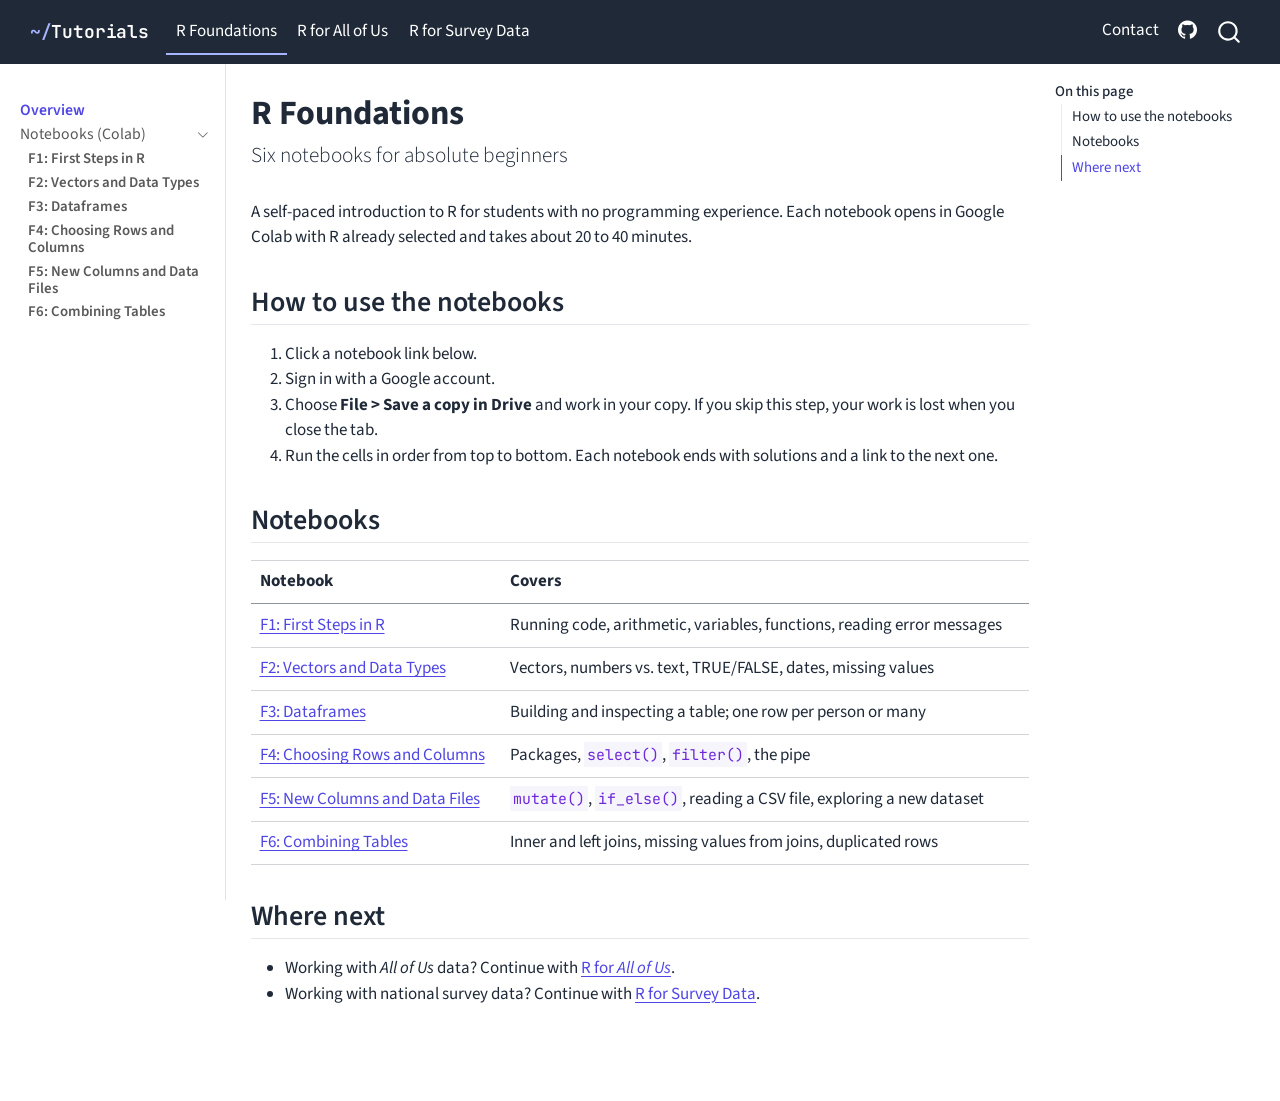
<file: foundations/index.html>
<!DOCTYPE html>
<html xmlns="http://www.w3.org/1999/xhtml" lang="en" xml:lang="en"><head>

<meta charset="utf-8">
<meta name="generator" content="quarto-1.8.27">

<meta name="viewport" content="width=device-width, initial-scale=1.0, user-scalable=yes">


<title>R Foundations – Tutorials</title>
<style>
code{white-space: pre-wrap;}
span.smallcaps{font-variant: small-caps;}
div.columns{display: flex; gap: min(4vw, 1.5em);}
div.column{flex: auto; overflow-x: auto;}
div.hanging-indent{margin-left: 1.5em; text-indent: -1.5em;}
ul.task-list{list-style: none;}
ul.task-list li input[type="checkbox"] {
  width: 0.8em;
  margin: 0 0.8em 0.2em -1em; /* quarto-specific, see https://github.com/quarto-dev/quarto-cli/issues/4556 */ 
  vertical-align: middle;
}
</style>


<script src="../site_libs/quarto-nav/quarto-nav.js"></script>
<script src="../site_libs/quarto-nav/headroom.min.js"></script>
<script src="../site_libs/clipboard/clipboard.min.js"></script>
<script src="../site_libs/quarto-search/autocomplete.umd.js"></script>
<script src="../site_libs/quarto-search/fuse.min.js"></script>
<script src="../site_libs/quarto-search/quarto-search.js"></script>
<meta name="quarto:offset" content="../">
<script src="../site_libs/quarto-html/quarto.js" type="module"></script>
<script src="../site_libs/quarto-html/tabsets/tabsets.js" type="module"></script>
<script src="../site_libs/quarto-html/axe/axe-check.js" type="module"></script>
<script src="../site_libs/quarto-html/popper.min.js"></script>
<script src="../site_libs/quarto-html/tippy.umd.min.js"></script>
<script src="../site_libs/quarto-html/anchor.min.js"></script>
<link href="../site_libs/quarto-html/tippy.css" rel="stylesheet">
<link href="../site_libs/quarto-html/quarto-syntax-highlighting-ff317ac08ddb1062a168758b579193b5.css" rel="stylesheet" id="quarto-text-highlighting-styles">
<script src="../site_libs/bootstrap/bootstrap.min.js"></script>
<link href="../site_libs/bootstrap/bootstrap-icons.css" rel="stylesheet">
<link href="../site_libs/bootstrap/bootstrap-cbd6ebf3d44eba1207b09f0a641f737e.min.css" rel="stylesheet" append-hash="true" id="quarto-bootstrap" data-mode="light">
<script id="quarto-search-options" type="application/json">{
  "location": "navbar",
  "copy-button": false,
  "collapse-after": 3,
  "panel-placement": "end",
  "type": "overlay",
  "limit": 50,
  "keyboard-shortcut": [
    "f",
    "/",
    "s"
  ],
  "show-item-context": false,
  "language": {
    "search-no-results-text": "No results",
    "search-matching-documents-text": "matching documents",
    "search-copy-link-title": "Copy link to search",
    "search-hide-matches-text": "Hide additional matches",
    "search-more-match-text": "more match in this document",
    "search-more-matches-text": "more matches in this document",
    "search-clear-button-title": "Clear",
    "search-text-placeholder": "",
    "search-detached-cancel-button-title": "Cancel",
    "search-submit-button-title": "Submit",
    "search-label": "Search"
  }
}</script>


</head>

<body class="nav-sidebar docked nav-fixed quarto-light">

<div id="quarto-search-results"></div>
  <header id="quarto-header" class="headroom fixed-top">
    <nav class="navbar navbar-expand-lg " data-bs-theme="dark">
      <div class="navbar-container container-fluid">
      <div class="navbar-brand-container mx-auto">
    <a class="navbar-brand" href="../index.html">
    <span class="navbar-title">Tutorials</span>
    </a>
  </div>
            <div id="quarto-search" class="" title="Search"></div>
          <button class="navbar-toggler" type="button" data-bs-toggle="collapse" data-bs-target="#navbarCollapse" aria-controls="navbarCollapse" role="menu" aria-expanded="false" aria-label="Toggle navigation" onclick="if (window.quartoToggleHeadroom) { window.quartoToggleHeadroom(); }">
  <span class="navbar-toggler-icon"></span>
</button>
          <div class="collapse navbar-collapse" id="navbarCollapse">
            <ul class="navbar-nav navbar-nav-scroll me-auto">
  <li class="nav-item">
    <a class="nav-link active" href="../foundations/index.html" aria-current="page"> 
<span class="menu-text">R Foundations</span></a>
  </li>  
  <li class="nav-item">
    <a class="nav-link" href="../aou/index.html"> 
<span class="menu-text">R for All of Us</span></a>
  </li>  
  <li class="nav-item">
    <a class="nav-link" href="../survey/index.html"> 
<span class="menu-text">R for Survey Data</span></a>
  </li>  
</ul>
            <ul class="navbar-nav navbar-nav-scroll ms-auto">
  <li class="nav-item">
    <a class="nav-link" href="../contact.html"> 
<span class="menu-text">Contact</span></a>
  </li>  
  <li class="nav-item compact">
    <a class="nav-link" href="https://github.com/icohr-lab/tutorials"> <i class="bi bi-github" role="img">
</i> 
<span class="menu-text"></span></a>
  </li>  
</ul>
          </div> <!-- /navcollapse -->
            <div class="quarto-navbar-tools">
</div>
      </div> <!-- /container-fluid -->
    </nav>
  <nav class="quarto-secondary-nav">
    <div class="container-fluid d-flex">
      <button type="button" class="quarto-btn-toggle btn" data-bs-toggle="collapse" role="button" data-bs-target=".quarto-sidebar-collapse-item" aria-controls="quarto-sidebar" aria-expanded="false" aria-label="Toggle sidebar navigation" onclick="if (window.quartoToggleHeadroom) { window.quartoToggleHeadroom(); }">
        <i class="bi bi-layout-text-sidebar-reverse"></i>
      </button>
        <nav class="quarto-page-breadcrumbs" aria-label="breadcrumb"><ol class="breadcrumb"><li class="breadcrumb-item"><a href="../foundations/index.html">Overview</a></li></ol></nav>
        <a class="flex-grow-1" role="navigation" data-bs-toggle="collapse" data-bs-target=".quarto-sidebar-collapse-item" aria-controls="quarto-sidebar" aria-expanded="false" aria-label="Toggle sidebar navigation" onclick="if (window.quartoToggleHeadroom) { window.quartoToggleHeadroom(); }">      
        </a>
    </div>
  </nav>
</header>
<!-- content -->
<div id="quarto-content" class="quarto-container page-columns page-rows-contents page-layout-article page-navbar">
<!-- sidebar -->
  <nav id="quarto-sidebar" class="sidebar collapse collapse-horizontal quarto-sidebar-collapse-item sidebar-navigation docked overflow-auto">
    <div class="sidebar-menu-container"> 
    <ul class="list-unstyled mt-1">
        <li class="sidebar-item">
  <div class="sidebar-item-container"> 
  <a href="../foundations/index.html" class="sidebar-item-text sidebar-link active">
 <span class="menu-text">Overview</span></a>
  </div>
</li>
        <li class="sidebar-item sidebar-item-section">
      <div class="sidebar-item-container"> 
            <a class="sidebar-item-text sidebar-link text-start" data-bs-toggle="collapse" data-bs-target="#quarto-sidebar-section-1" role="navigation" aria-expanded="true">
 <span class="menu-text">Notebooks (Colab)</span></a>
          <a class="sidebar-item-toggle text-start" data-bs-toggle="collapse" data-bs-target="#quarto-sidebar-section-1" role="navigation" aria-expanded="true" aria-label="Toggle section">
            <i class="bi bi-chevron-right ms-2"></i>
          </a> 
      </div>
      <ul id="quarto-sidebar-section-1" class="collapse list-unstyled sidebar-section depth1 show">  
          <li class="sidebar-item">
  <div class="sidebar-item-container"> 
  <a href="https://colab.research.google.com/github/icohr-lab/tutorials/blob/main/notebooks/F1_First_Steps.ipynb" class="sidebar-item-text sidebar-link">
 <span class="menu-text">F1: First Steps in R</span></a>
  </div>
</li>
          <li class="sidebar-item">
  <div class="sidebar-item-container"> 
  <a href="https://colab.research.google.com/github/icohr-lab/tutorials/blob/main/notebooks/F2_Vectors_and_Data_Types.ipynb" class="sidebar-item-text sidebar-link">
 <span class="menu-text">F2: Vectors and Data Types</span></a>
  </div>
</li>
          <li class="sidebar-item">
  <div class="sidebar-item-container"> 
  <a href="https://colab.research.google.com/github/icohr-lab/tutorials/blob/main/notebooks/F3_Dataframes.ipynb" class="sidebar-item-text sidebar-link">
 <span class="menu-text">F3: Dataframes</span></a>
  </div>
</li>
          <li class="sidebar-item">
  <div class="sidebar-item-container"> 
  <a href="https://colab.research.google.com/github/icohr-lab/tutorials/blob/main/notebooks/F4_Choosing_Rows_and_Columns.ipynb" class="sidebar-item-text sidebar-link">
 <span class="menu-text">F4: Choosing Rows and Columns</span></a>
  </div>
</li>
          <li class="sidebar-item">
  <div class="sidebar-item-container"> 
  <a href="https://colab.research.google.com/github/icohr-lab/tutorials/blob/main/notebooks/F5_New_Columns_and_Data_Files.ipynb" class="sidebar-item-text sidebar-link">
 <span class="menu-text">F5: New Columns and Data Files</span></a>
  </div>
</li>
          <li class="sidebar-item">
  <div class="sidebar-item-container"> 
  <a href="https://colab.research.google.com/github/icohr-lab/tutorials/blob/main/notebooks/F6_Combining_Tables.ipynb" class="sidebar-item-text sidebar-link">
 <span class="menu-text">F6: Combining Tables</span></a>
  </div>
</li>
      </ul>
  </li>
    </ul>
    </div>
</nav>
<div id="quarto-sidebar-glass" class="quarto-sidebar-collapse-item" data-bs-toggle="collapse" data-bs-target=".quarto-sidebar-collapse-item"></div>
<!-- margin-sidebar -->
    <div id="quarto-margin-sidebar" class="sidebar margin-sidebar">
        <nav id="TOC" role="doc-toc" class="toc-active">
    <h2 id="toc-title">On this page</h2>
   
  <ul>
  <li><a href="#how-to-use-the-notebooks" id="toc-how-to-use-the-notebooks" class="nav-link active" data-scroll-target="#how-to-use-the-notebooks">How to use the notebooks</a></li>
  <li><a href="#notebooks" id="toc-notebooks" class="nav-link" data-scroll-target="#notebooks">Notebooks</a></li>
  <li><a href="#where-next" id="toc-where-next" class="nav-link" data-scroll-target="#where-next">Where next</a></li>
  </ul>
</nav>
    </div>
<!-- main -->
<main class="content" id="quarto-document-content">

<header id="title-block-header" class="quarto-title-block default">
<div class="quarto-title">
<h1 class="title">R Foundations</h1>
<p class="subtitle lead">Six notebooks for absolute beginners</p>
</div>



<div class="quarto-title-meta">

    
  
    
  </div>
  


</header>


<p>A self-paced introduction to R for students with no programming experience. Each notebook opens in Google Colab with R already selected and takes about 20 to 40 minutes.</p>
<section id="how-to-use-the-notebooks" class="level2">
<h2 class="anchored" data-anchor-id="how-to-use-the-notebooks">How to use the notebooks</h2>
<ol type="1">
<li>Click a notebook link below.</li>
<li>Sign in with a Google account.</li>
<li>Choose <strong>File &gt; Save a copy in Drive</strong> and work in your copy. If you skip this step, your work is lost when you close the tab.</li>
<li>Run the cells in order from top to bottom. Each notebook ends with solutions and a link to the next one.</li>
</ol>
</section>
<section id="notebooks" class="level2">
<h2 class="anchored" data-anchor-id="notebooks">Notebooks</h2>
<table class="caption-top table">
<thead>
<tr class="header">
<th>Notebook</th>
<th>Covers</th>
</tr>
</thead>
<tbody>
<tr class="odd">
<td><a href="https://colab.research.google.com/github/icohr-lab/tutorials/blob/main/notebooks/F1_First_Steps.ipynb">F1: First Steps in R</a></td>
<td>Running code, arithmetic, variables, functions, reading error messages</td>
</tr>
<tr class="even">
<td><a href="https://colab.research.google.com/github/icohr-lab/tutorials/blob/main/notebooks/F2_Vectors_and_Data_Types.ipynb">F2: Vectors and Data Types</a></td>
<td>Vectors, numbers vs.&nbsp;text, TRUE/FALSE, dates, missing values</td>
</tr>
<tr class="odd">
<td><a href="https://colab.research.google.com/github/icohr-lab/tutorials/blob/main/notebooks/F3_Dataframes.ipynb">F3: Dataframes</a></td>
<td>Building and inspecting a table; one row per person or many</td>
</tr>
<tr class="even">
<td><a href="https://colab.research.google.com/github/icohr-lab/tutorials/blob/main/notebooks/F4_Choosing_Rows_and_Columns.ipynb">F4: Choosing Rows and Columns</a></td>
<td>Packages, <code>select()</code>, <code>filter()</code>, the pipe</td>
</tr>
<tr class="odd">
<td><a href="https://colab.research.google.com/github/icohr-lab/tutorials/blob/main/notebooks/F5_New_Columns_and_Data_Files.ipynb">F5: New Columns and Data Files</a></td>
<td><code>mutate()</code>, <code>if_else()</code>, reading a CSV file, exploring a new dataset</td>
</tr>
<tr class="even">
<td><a href="https://colab.research.google.com/github/icohr-lab/tutorials/blob/main/notebooks/F6_Combining_Tables.ipynb">F6: Combining Tables</a></td>
<td>Inner and left joins, missing values from joins, duplicated rows</td>
</tr>
</tbody>
</table>
</section>
<section id="where-next" class="level2">
<h2 class="anchored" data-anchor-id="where-next">Where next</h2>
<ul>
<li>Working with <em>All of Us</em> data? Continue with <a href="../aou/index.html">R for <em>All of Us</em></a>.</li>
<li>Working with national survey data? Continue with <a href="../survey/index.html">R for Survey Data</a>.</li>
</ul>


</section>

</main> <!-- /main -->
<script id="quarto-html-after-body" type="application/javascript">
  window.document.addEventListener("DOMContentLoaded", function (event) {
    const icon = "";
    const anchorJS = new window.AnchorJS();
    anchorJS.options = {
      placement: 'right',
      icon: icon
    };
    anchorJS.add('.anchored');
    const isCodeAnnotation = (el) => {
      for (const clz of el.classList) {
        if (clz.startsWith('code-annotation-')) {                     
          return true;
        }
      }
      return false;
    }
    const onCopySuccess = function(e) {
      // button target
      const button = e.trigger;
      // don't keep focus
      button.blur();
      // flash "checked"
      button.classList.add('code-copy-button-checked');
      var currentTitle = button.getAttribute("title");
      button.setAttribute("title", "Copied!");
      let tooltip;
      if (window.bootstrap) {
        button.setAttribute("data-bs-toggle", "tooltip");
        button.setAttribute("data-bs-placement", "left");
        button.setAttribute("data-bs-title", "Copied!");
        tooltip = new bootstrap.Tooltip(button, 
          { trigger: "manual", 
            customClass: "code-copy-button-tooltip",
            offset: [0, -8]});
        tooltip.show();    
      }
      setTimeout(function() {
        if (tooltip) {
          tooltip.hide();
          button.removeAttribute("data-bs-title");
          button.removeAttribute("data-bs-toggle");
          button.removeAttribute("data-bs-placement");
        }
        button.setAttribute("title", currentTitle);
        button.classList.remove('code-copy-button-checked');
      }, 1000);
      // clear code selection
      e.clearSelection();
    }
    const getTextToCopy = function(trigger) {
      const outerScaffold = trigger.parentElement.cloneNode(true);
      const codeEl = outerScaffold.querySelector('code');
      for (const childEl of codeEl.children) {
        if (isCodeAnnotation(childEl)) {
          childEl.remove();
        }
      }
      return codeEl.innerText;
    }
    const clipboard = new window.ClipboardJS('.code-copy-button:not([data-in-quarto-modal])', {
      text: getTextToCopy
    });
    clipboard.on('success', onCopySuccess);
    if (window.document.getElementById('quarto-embedded-source-code-modal')) {
      const clipboardModal = new window.ClipboardJS('.code-copy-button[data-in-quarto-modal]', {
        text: getTextToCopy,
        container: window.document.getElementById('quarto-embedded-source-code-modal')
      });
      clipboardModal.on('success', onCopySuccess);
    }
      var localhostRegex = new RegExp(/^(?:http|https):\/\/localhost\:?[0-9]*\//);
      var mailtoRegex = new RegExp(/^mailto:/);
        var filterRegex = new RegExp("https:\/\/icohr-lab\.github\.io\/tutorials\/");
      var isInternal = (href) => {
          return filterRegex.test(href) || localhostRegex.test(href) || mailtoRegex.test(href);
      }
      // Inspect non-navigation links and adorn them if external
     var links = window.document.querySelectorAll('a[href]:not(.nav-link):not(.navbar-brand):not(.toc-action):not(.sidebar-link):not(.sidebar-item-toggle):not(.pagination-link):not(.no-external):not([aria-hidden]):not(.dropdown-item):not(.quarto-navigation-tool):not(.about-link)');
      for (var i=0; i<links.length; i++) {
        const link = links[i];
        if (!isInternal(link.href)) {
          // undo the damage that might have been done by quarto-nav.js in the case of
          // links that we want to consider external
          if (link.dataset.originalHref !== undefined) {
            link.href = link.dataset.originalHref;
          }
            // target, if specified
            link.setAttribute("target", "_blank");
            if (link.getAttribute("rel") === null) {
              link.setAttribute("rel", "noopener");
            }
        }
      }
    function tippyHover(el, contentFn, onTriggerFn, onUntriggerFn) {
      const config = {
        allowHTML: true,
        maxWidth: 500,
        delay: 100,
        arrow: false,
        appendTo: function(el) {
            return el.parentElement;
        },
        interactive: true,
        interactiveBorder: 10,
        theme: 'quarto',
        placement: 'bottom-start',
      };
      if (contentFn) {
        config.content = contentFn;
      }
      if (onTriggerFn) {
        config.onTrigger = onTriggerFn;
      }
      if (onUntriggerFn) {
        config.onUntrigger = onUntriggerFn;
      }
      window.tippy(el, config); 
    }
    const noterefs = window.document.querySelectorAll('a[role="doc-noteref"]');
    for (var i=0; i<noterefs.length; i++) {
      const ref = noterefs[i];
      tippyHover(ref, function() {
        // use id or data attribute instead here
        let href = ref.getAttribute('data-footnote-href') || ref.getAttribute('href');
        try { href = new URL(href).hash; } catch {}
        const id = href.replace(/^#\/?/, "");
        const note = window.document.getElementById(id);
        if (note) {
          return note.innerHTML;
        } else {
          return "";
        }
      });
    }
    const xrefs = window.document.querySelectorAll('a.quarto-xref');
    const processXRef = (id, note) => {
      // Strip column container classes
      const stripColumnClz = (el) => {
        el.classList.remove("page-full", "page-columns");
        if (el.children) {
          for (const child of el.children) {
            stripColumnClz(child);
          }
        }
      }
      stripColumnClz(note)
      if (id === null || id.startsWith('sec-')) {
        // Special case sections, only their first couple elements
        const container = document.createElement("div");
        if (note.children && note.children.length > 2) {
          container.appendChild(note.children[0].cloneNode(true));
          for (let i = 1; i < note.children.length; i++) {
            const child = note.children[i];
            if (child.tagName === "P" && child.innerText === "") {
              continue;
            } else {
              container.appendChild(child.cloneNode(true));
              break;
            }
          }
          if (window.Quarto?.typesetMath) {
            window.Quarto.typesetMath(container);
          }
          return container.innerHTML
        } else {
          if (window.Quarto?.typesetMath) {
            window.Quarto.typesetMath(note);
          }
          return note.innerHTML;
        }
      } else {
        // Remove any anchor links if they are present
        const anchorLink = note.querySelector('a.anchorjs-link');
        if (anchorLink) {
          anchorLink.remove();
        }
        if (window.Quarto?.typesetMath) {
          window.Quarto.typesetMath(note);
        }
        if (note.classList.contains("callout")) {
          return note.outerHTML;
        } else {
          return note.innerHTML;
        }
      }
    }
    for (var i=0; i<xrefs.length; i++) {
      const xref = xrefs[i];
      tippyHover(xref, undefined, function(instance) {
        instance.disable();
        let url = xref.getAttribute('href');
        let hash = undefined; 
        if (url.startsWith('#')) {
          hash = url;
        } else {
          try { hash = new URL(url).hash; } catch {}
        }
        if (hash) {
          const id = hash.replace(/^#\/?/, "");
          const note = window.document.getElementById(id);
          if (note !== null) {
            try {
              const html = processXRef(id, note.cloneNode(true));
              instance.setContent(html);
            } finally {
              instance.enable();
              instance.show();
            }
          } else {
            // See if we can fetch this
            fetch(url.split('#')[0])
            .then(res => res.text())
            .then(html => {
              const parser = new DOMParser();
              const htmlDoc = parser.parseFromString(html, "text/html");
              const note = htmlDoc.getElementById(id);
              if (note !== null) {
                const html = processXRef(id, note);
                instance.setContent(html);
              } 
            }).finally(() => {
              instance.enable();
              instance.show();
            });
          }
        } else {
          // See if we can fetch a full url (with no hash to target)
          // This is a special case and we should probably do some content thinning / targeting
          fetch(url)
          .then(res => res.text())
          .then(html => {
            const parser = new DOMParser();
            const htmlDoc = parser.parseFromString(html, "text/html");
            const note = htmlDoc.querySelector('main.content');
            if (note !== null) {
              // This should only happen for chapter cross references
              // (since there is no id in the URL)
              // remove the first header
              if (note.children.length > 0 && note.children[0].tagName === "HEADER") {
                note.children[0].remove();
              }
              const html = processXRef(null, note);
              instance.setContent(html);
            } 
          }).finally(() => {
            instance.enable();
            instance.show();
          });
        }
      }, function(instance) {
      });
    }
        let selectedAnnoteEl;
        const selectorForAnnotation = ( cell, annotation) => {
          let cellAttr = 'data-code-cell="' + cell + '"';
          let lineAttr = 'data-code-annotation="' +  annotation + '"';
          const selector = 'span[' + cellAttr + '][' + lineAttr + ']';
          return selector;
        }
        const selectCodeLines = (annoteEl) => {
          const doc = window.document;
          const targetCell = annoteEl.getAttribute("data-target-cell");
          const targetAnnotation = annoteEl.getAttribute("data-target-annotation");
          const annoteSpan = window.document.querySelector(selectorForAnnotation(targetCell, targetAnnotation));
          const lines = annoteSpan.getAttribute("data-code-lines").split(",");
          const lineIds = lines.map((line) => {
            return targetCell + "-" + line;
          })
          let top = null;
          let height = null;
          let parent = null;
          if (lineIds.length > 0) {
              //compute the position of the single el (top and bottom and make a div)
              const el = window.document.getElementById(lineIds[0]);
              top = el.offsetTop;
              height = el.offsetHeight;
              parent = el.parentElement.parentElement;
            if (lineIds.length > 1) {
              const lastEl = window.document.getElementById(lineIds[lineIds.length - 1]);
              const bottom = lastEl.offsetTop + lastEl.offsetHeight;
              height = bottom - top;
            }
            if (top !== null && height !== null && parent !== null) {
              // cook up a div (if necessary) and position it 
              let div = window.document.getElementById("code-annotation-line-highlight");
              if (div === null) {
                div = window.document.createElement("div");
                div.setAttribute("id", "code-annotation-line-highlight");
                div.style.position = 'absolute';
                parent.appendChild(div);
              }
              div.style.top = top - 2 + "px";
              div.style.height = height + 4 + "px";
              div.style.left = 0;
              let gutterDiv = window.document.getElementById("code-annotation-line-highlight-gutter");
              if (gutterDiv === null) {
                gutterDiv = window.document.createElement("div");
                gutterDiv.setAttribute("id", "code-annotation-line-highlight-gutter");
                gutterDiv.style.position = 'absolute';
                const codeCell = window.document.getElementById(targetCell);
                const gutter = codeCell.querySelector('.code-annotation-gutter');
                gutter.appendChild(gutterDiv);
              }
              gutterDiv.style.top = top - 2 + "px";
              gutterDiv.style.height = height + 4 + "px";
            }
            selectedAnnoteEl = annoteEl;
          }
        };
        const unselectCodeLines = () => {
          const elementsIds = ["code-annotation-line-highlight", "code-annotation-line-highlight-gutter"];
          elementsIds.forEach((elId) => {
            const div = window.document.getElementById(elId);
            if (div) {
              div.remove();
            }
          });
          selectedAnnoteEl = undefined;
        };
          // Handle positioning of the toggle
      window.addEventListener(
        "resize",
        throttle(() => {
          elRect = undefined;
          if (selectedAnnoteEl) {
            selectCodeLines(selectedAnnoteEl);
          }
        }, 10)
      );
      function throttle(fn, ms) {
      let throttle = false;
      let timer;
        return (...args) => {
          if(!throttle) { // first call gets through
              fn.apply(this, args);
              throttle = true;
          } else { // all the others get throttled
              if(timer) clearTimeout(timer); // cancel #2
              timer = setTimeout(() => {
                fn.apply(this, args);
                timer = throttle = false;
              }, ms);
          }
        };
      }
        // Attach click handler to the DT
        const annoteDls = window.document.querySelectorAll('dt[data-target-cell]');
        for (const annoteDlNode of annoteDls) {
          annoteDlNode.addEventListener('click', (event) => {
            const clickedEl = event.target;
            if (clickedEl !== selectedAnnoteEl) {
              unselectCodeLines();
              const activeEl = window.document.querySelector('dt[data-target-cell].code-annotation-active');
              if (activeEl) {
                activeEl.classList.remove('code-annotation-active');
              }
              selectCodeLines(clickedEl);
              clickedEl.classList.add('code-annotation-active');
            } else {
              // Unselect the line
              unselectCodeLines();
              clickedEl.classList.remove('code-annotation-active');
            }
          });
        }
    const findCites = (el) => {
      const parentEl = el.parentElement;
      if (parentEl) {
        const cites = parentEl.dataset.cites;
        if (cites) {
          return {
            el,
            cites: cites.split(' ')
          };
        } else {
          return findCites(el.parentElement)
        }
      } else {
        return undefined;
      }
    };
    var bibliorefs = window.document.querySelectorAll('a[role="doc-biblioref"]');
    for (var i=0; i<bibliorefs.length; i++) {
      const ref = bibliorefs[i];
      const citeInfo = findCites(ref);
      if (citeInfo) {
        tippyHover(citeInfo.el, function() {
          var popup = window.document.createElement('div');
          citeInfo.cites.forEach(function(cite) {
            var citeDiv = window.document.createElement('div');
            citeDiv.classList.add('hanging-indent');
            citeDiv.classList.add('csl-entry');
            var biblioDiv = window.document.getElementById('ref-' + cite);
            if (biblioDiv) {
              citeDiv.innerHTML = biblioDiv.innerHTML;
            }
            popup.appendChild(citeDiv);
          });
          return popup.innerHTML;
        });
      }
    }
  });
  </script>
</div> <!-- /content -->




</body></html>
</file>
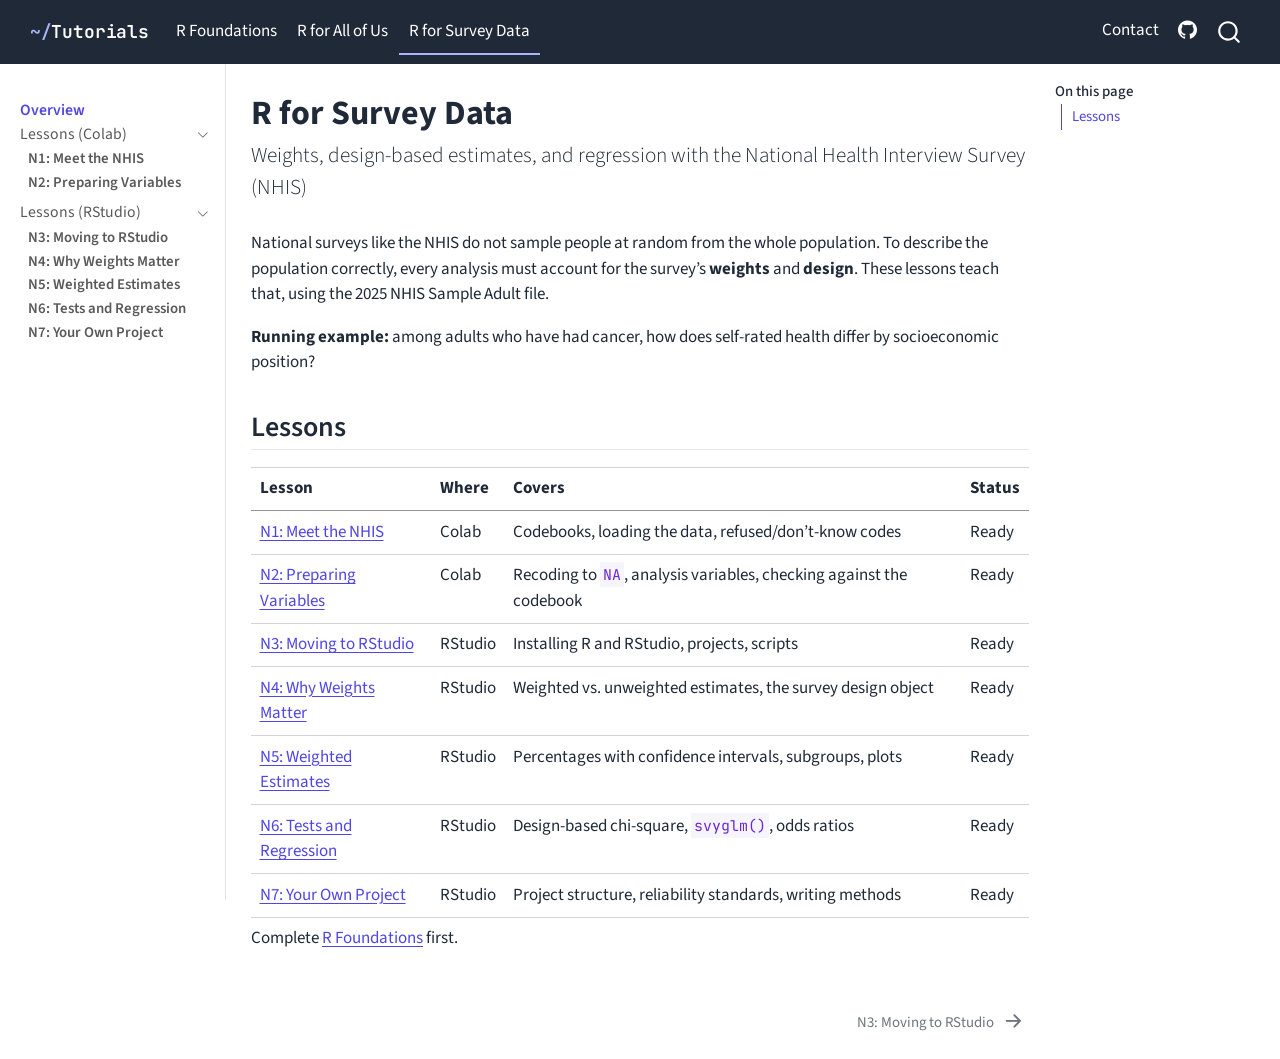
<file: survey/index.html>
<!DOCTYPE html>
<html xmlns="http://www.w3.org/1999/xhtml" lang="en" xml:lang="en"><head>

<meta charset="utf-8">
<meta name="generator" content="quarto-1.8.27">

<meta name="viewport" content="width=device-width, initial-scale=1.0, user-scalable=yes">


<title>R for Survey Data – Tutorials</title>
<style>
code{white-space: pre-wrap;}
span.smallcaps{font-variant: small-caps;}
div.columns{display: flex; gap: min(4vw, 1.5em);}
div.column{flex: auto; overflow-x: auto;}
div.hanging-indent{margin-left: 1.5em; text-indent: -1.5em;}
ul.task-list{list-style: none;}
ul.task-list li input[type="checkbox"] {
  width: 0.8em;
  margin: 0 0.8em 0.2em -1em; /* quarto-specific, see https://github.com/quarto-dev/quarto-cli/issues/4556 */ 
  vertical-align: middle;
}
</style>


<script src="../site_libs/quarto-nav/quarto-nav.js"></script>
<script src="../site_libs/quarto-nav/headroom.min.js"></script>
<script src="../site_libs/clipboard/clipboard.min.js"></script>
<script src="../site_libs/quarto-search/autocomplete.umd.js"></script>
<script src="../site_libs/quarto-search/fuse.min.js"></script>
<script src="../site_libs/quarto-search/quarto-search.js"></script>
<meta name="quarto:offset" content="../">
<link href="../survey/n3-rstudio.html" rel="next">
<script src="../site_libs/quarto-html/quarto.js" type="module"></script>
<script src="../site_libs/quarto-html/tabsets/tabsets.js" type="module"></script>
<script src="../site_libs/quarto-html/axe/axe-check.js" type="module"></script>
<script src="../site_libs/quarto-html/popper.min.js"></script>
<script src="../site_libs/quarto-html/tippy.umd.min.js"></script>
<script src="../site_libs/quarto-html/anchor.min.js"></script>
<link href="../site_libs/quarto-html/tippy.css" rel="stylesheet">
<link href="../site_libs/quarto-html/quarto-syntax-highlighting-ff317ac08ddb1062a168758b579193b5.css" rel="stylesheet" id="quarto-text-highlighting-styles">
<script src="../site_libs/bootstrap/bootstrap.min.js"></script>
<link href="../site_libs/bootstrap/bootstrap-icons.css" rel="stylesheet">
<link href="../site_libs/bootstrap/bootstrap-cbd6ebf3d44eba1207b09f0a641f737e.min.css" rel="stylesheet" append-hash="true" id="quarto-bootstrap" data-mode="light">
<script id="quarto-search-options" type="application/json">{
  "location": "navbar",
  "copy-button": false,
  "collapse-after": 3,
  "panel-placement": "end",
  "type": "overlay",
  "limit": 50,
  "keyboard-shortcut": [
    "f",
    "/",
    "s"
  ],
  "show-item-context": false,
  "language": {
    "search-no-results-text": "No results",
    "search-matching-documents-text": "matching documents",
    "search-copy-link-title": "Copy link to search",
    "search-hide-matches-text": "Hide additional matches",
    "search-more-match-text": "more match in this document",
    "search-more-matches-text": "more matches in this document",
    "search-clear-button-title": "Clear",
    "search-text-placeholder": "",
    "search-detached-cancel-button-title": "Cancel",
    "search-submit-button-title": "Submit",
    "search-label": "Search"
  }
}</script>


</head>

<body class="nav-sidebar docked nav-fixed quarto-light">

<div id="quarto-search-results"></div>
  <header id="quarto-header" class="headroom fixed-top">
    <nav class="navbar navbar-expand-lg " data-bs-theme="dark">
      <div class="navbar-container container-fluid">
      <div class="navbar-brand-container mx-auto">
    <a class="navbar-brand" href="../index.html">
    <span class="navbar-title">Tutorials</span>
    </a>
  </div>
            <div id="quarto-search" class="" title="Search"></div>
          <button class="navbar-toggler" type="button" data-bs-toggle="collapse" data-bs-target="#navbarCollapse" aria-controls="navbarCollapse" role="menu" aria-expanded="false" aria-label="Toggle navigation" onclick="if (window.quartoToggleHeadroom) { window.quartoToggleHeadroom(); }">
  <span class="navbar-toggler-icon"></span>
</button>
          <div class="collapse navbar-collapse" id="navbarCollapse">
            <ul class="navbar-nav navbar-nav-scroll me-auto">
  <li class="nav-item">
    <a class="nav-link" href="../foundations/index.html"> 
<span class="menu-text">R Foundations</span></a>
  </li>  
  <li class="nav-item">
    <a class="nav-link" href="../aou/index.html"> 
<span class="menu-text">R for All of Us</span></a>
  </li>  
  <li class="nav-item">
    <a class="nav-link active" href="../survey/index.html" aria-current="page"> 
<span class="menu-text">R for Survey Data</span></a>
  </li>  
</ul>
            <ul class="navbar-nav navbar-nav-scroll ms-auto">
  <li class="nav-item">
    <a class="nav-link" href="../contact.html"> 
<span class="menu-text">Contact</span></a>
  </li>  
  <li class="nav-item compact">
    <a class="nav-link" href="https://github.com/icohr-lab/tutorials"> <i class="bi bi-github" role="img">
</i> 
<span class="menu-text"></span></a>
  </li>  
</ul>
          </div> <!-- /navcollapse -->
            <div class="quarto-navbar-tools">
</div>
      </div> <!-- /container-fluid -->
    </nav>
  <nav class="quarto-secondary-nav">
    <div class="container-fluid d-flex">
      <button type="button" class="quarto-btn-toggle btn" data-bs-toggle="collapse" role="button" data-bs-target=".quarto-sidebar-collapse-item" aria-controls="quarto-sidebar" aria-expanded="false" aria-label="Toggle sidebar navigation" onclick="if (window.quartoToggleHeadroom) { window.quartoToggleHeadroom(); }">
        <i class="bi bi-layout-text-sidebar-reverse"></i>
      </button>
        <nav class="quarto-page-breadcrumbs" aria-label="breadcrumb"><ol class="breadcrumb"><li class="breadcrumb-item"><a href="../survey/index.html">Overview</a></li></ol></nav>
        <a class="flex-grow-1" role="navigation" data-bs-toggle="collapse" data-bs-target=".quarto-sidebar-collapse-item" aria-controls="quarto-sidebar" aria-expanded="false" aria-label="Toggle sidebar navigation" onclick="if (window.quartoToggleHeadroom) { window.quartoToggleHeadroom(); }">      
        </a>
    </div>
  </nav>
</header>
<!-- content -->
<div id="quarto-content" class="quarto-container page-columns page-rows-contents page-layout-article page-navbar">
<!-- sidebar -->
  <nav id="quarto-sidebar" class="sidebar collapse collapse-horizontal quarto-sidebar-collapse-item sidebar-navigation docked overflow-auto">
    <div class="sidebar-menu-container"> 
    <ul class="list-unstyled mt-1">
        <li class="sidebar-item">
  <div class="sidebar-item-container"> 
  <a href="../survey/index.html" class="sidebar-item-text sidebar-link active">
 <span class="menu-text">Overview</span></a>
  </div>
</li>
        <li class="sidebar-item sidebar-item-section">
      <div class="sidebar-item-container"> 
            <a class="sidebar-item-text sidebar-link text-start" data-bs-toggle="collapse" data-bs-target="#quarto-sidebar-section-1" role="navigation" aria-expanded="true">
 <span class="menu-text">Lessons (Colab)</span></a>
          <a class="sidebar-item-toggle text-start" data-bs-toggle="collapse" data-bs-target="#quarto-sidebar-section-1" role="navigation" aria-expanded="true" aria-label="Toggle section">
            <i class="bi bi-chevron-right ms-2"></i>
          </a> 
      </div>
      <ul id="quarto-sidebar-section-1" class="collapse list-unstyled sidebar-section depth1 show">  
          <li class="sidebar-item">
  <div class="sidebar-item-container"> 
  <a href="https://colab.research.google.com/github/icohr-lab/tutorials/blob/main/notebooks/N1_Meet_the_NHIS.ipynb" class="sidebar-item-text sidebar-link">
 <span class="menu-text">N1: Meet the NHIS</span></a>
  </div>
</li>
          <li class="sidebar-item">
  <div class="sidebar-item-container"> 
  <a href="https://colab.research.google.com/github/icohr-lab/tutorials/blob/main/notebooks/N2_Preparing_Variables.ipynb" class="sidebar-item-text sidebar-link">
 <span class="menu-text">N2: Preparing Variables</span></a>
  </div>
</li>
      </ul>
  </li>
        <li class="sidebar-item sidebar-item-section">
      <div class="sidebar-item-container"> 
            <a class="sidebar-item-text sidebar-link text-start" data-bs-toggle="collapse" data-bs-target="#quarto-sidebar-section-2" role="navigation" aria-expanded="true">
 <span class="menu-text">Lessons (RStudio)</span></a>
          <a class="sidebar-item-toggle text-start" data-bs-toggle="collapse" data-bs-target="#quarto-sidebar-section-2" role="navigation" aria-expanded="true" aria-label="Toggle section">
            <i class="bi bi-chevron-right ms-2"></i>
          </a> 
      </div>
      <ul id="quarto-sidebar-section-2" class="collapse list-unstyled sidebar-section depth1 show">  
          <li class="sidebar-item">
  <div class="sidebar-item-container"> 
  <a href="../survey/n3-rstudio.html" class="sidebar-item-text sidebar-link">
 <span class="menu-text">N3: Moving to RStudio</span></a>
  </div>
</li>
          <li class="sidebar-item">
  <div class="sidebar-item-container"> 
  <a href="../survey/n4-weights.html" class="sidebar-item-text sidebar-link">
 <span class="menu-text">N4: Why Weights Matter</span></a>
  </div>
</li>
          <li class="sidebar-item">
  <div class="sidebar-item-container"> 
  <a href="../survey/n5-estimates.html" class="sidebar-item-text sidebar-link">
 <span class="menu-text">N5: Weighted Estimates</span></a>
  </div>
</li>
          <li class="sidebar-item">
  <div class="sidebar-item-container"> 
  <a href="../survey/n6-regression.html" class="sidebar-item-text sidebar-link">
 <span class="menu-text">N6: Tests and Regression</span></a>
  </div>
</li>
          <li class="sidebar-item">
  <div class="sidebar-item-container"> 
  <a href="../survey/n7-project.html" class="sidebar-item-text sidebar-link">
 <span class="menu-text">N7: Your Own Project</span></a>
  </div>
</li>
      </ul>
  </li>
    </ul>
    </div>
</nav>
<div id="quarto-sidebar-glass" class="quarto-sidebar-collapse-item" data-bs-toggle="collapse" data-bs-target=".quarto-sidebar-collapse-item"></div>
<!-- margin-sidebar -->
    <div id="quarto-margin-sidebar" class="sidebar margin-sidebar">
        <nav id="TOC" role="doc-toc" class="toc-active">
    <h2 id="toc-title">On this page</h2>
   
  <ul>
  <li><a href="#lessons" id="toc-lessons" class="nav-link active" data-scroll-target="#lessons">Lessons</a></li>
  </ul>
</nav>
    </div>
<!-- main -->
<main class="content" id="quarto-document-content">

<header id="title-block-header" class="quarto-title-block default">
<div class="quarto-title">
<h1 class="title">R for Survey Data</h1>
<p class="subtitle lead">Weights, design-based estimates, and regression with the National Health Interview Survey (NHIS)</p>
</div>



<div class="quarto-title-meta">

    
  
    
  </div>
  


</header>


<p>National surveys like the NHIS do not sample people at random from the whole population. To describe the population correctly, every analysis must account for the survey’s <strong>weights</strong> and <strong>design</strong>. These lessons teach that, using the 2025 NHIS Sample Adult file.</p>
<p><strong>Running example:</strong> among adults who have had cancer, how does self-rated health differ by socioeconomic position?</p>
<section id="lessons" class="level2">
<h2 class="anchored" data-anchor-id="lessons">Lessons</h2>
<table class="caption-top table">
<thead>
<tr class="header">
<th>Lesson</th>
<th>Where</th>
<th>Covers</th>
<th>Status</th>
</tr>
</thead>
<tbody>
<tr class="odd">
<td><a href="https://colab.research.google.com/github/icohr-lab/tutorials/blob/main/notebooks/N1_Meet_the_NHIS.ipynb">N1: Meet the NHIS</a></td>
<td>Colab</td>
<td>Codebooks, loading the data, refused/don’t-know codes</td>
<td>Ready</td>
</tr>
<tr class="even">
<td><a href="https://colab.research.google.com/github/icohr-lab/tutorials/blob/main/notebooks/N2_Preparing_Variables.ipynb">N2: Preparing Variables</a></td>
<td>Colab</td>
<td>Recoding to <code>NA</code>, analysis variables, checking against the codebook</td>
<td>Ready</td>
</tr>
<tr class="odd">
<td><a href="../survey/n3-rstudio.html">N3: Moving to RStudio</a></td>
<td>RStudio</td>
<td>Installing R and RStudio, projects, scripts</td>
<td>Ready</td>
</tr>
<tr class="even">
<td><a href="../survey/n4-weights.html">N4: Why Weights Matter</a></td>
<td>RStudio</td>
<td>Weighted vs.&nbsp;unweighted estimates, the survey design object</td>
<td>Ready</td>
</tr>
<tr class="odd">
<td><a href="../survey/n5-estimates.html">N5: Weighted Estimates</a></td>
<td>RStudio</td>
<td>Percentages with confidence intervals, subgroups, plots</td>
<td>Ready</td>
</tr>
<tr class="even">
<td><a href="../survey/n6-regression.html">N6: Tests and Regression</a></td>
<td>RStudio</td>
<td>Design-based chi-square, <code>svyglm()</code>, odds ratios</td>
<td>Ready</td>
</tr>
<tr class="odd">
<td><a href="../survey/n7-project.html">N7: Your Own Project</a></td>
<td>RStudio</td>
<td>Project structure, reliability standards, writing methods</td>
<td>Ready</td>
</tr>
</tbody>
</table>
<p>Complete <a href="../foundations/index.html">R Foundations</a> first.</p>


</section>

</main> <!-- /main -->
<script id="quarto-html-after-body" type="application/javascript">
  window.document.addEventListener("DOMContentLoaded", function (event) {
    const icon = "";
    const anchorJS = new window.AnchorJS();
    anchorJS.options = {
      placement: 'right',
      icon: icon
    };
    anchorJS.add('.anchored');
    const isCodeAnnotation = (el) => {
      for (const clz of el.classList) {
        if (clz.startsWith('code-annotation-')) {                     
          return true;
        }
      }
      return false;
    }
    const onCopySuccess = function(e) {
      // button target
      const button = e.trigger;
      // don't keep focus
      button.blur();
      // flash "checked"
      button.classList.add('code-copy-button-checked');
      var currentTitle = button.getAttribute("title");
      button.setAttribute("title", "Copied!");
      let tooltip;
      if (window.bootstrap) {
        button.setAttribute("data-bs-toggle", "tooltip");
        button.setAttribute("data-bs-placement", "left");
        button.setAttribute("data-bs-title", "Copied!");
        tooltip = new bootstrap.Tooltip(button, 
          { trigger: "manual", 
            customClass: "code-copy-button-tooltip",
            offset: [0, -8]});
        tooltip.show();    
      }
      setTimeout(function() {
        if (tooltip) {
          tooltip.hide();
          button.removeAttribute("data-bs-title");
          button.removeAttribute("data-bs-toggle");
          button.removeAttribute("data-bs-placement");
        }
        button.setAttribute("title", currentTitle);
        button.classList.remove('code-copy-button-checked');
      }, 1000);
      // clear code selection
      e.clearSelection();
    }
    const getTextToCopy = function(trigger) {
      const outerScaffold = trigger.parentElement.cloneNode(true);
      const codeEl = outerScaffold.querySelector('code');
      for (const childEl of codeEl.children) {
        if (isCodeAnnotation(childEl)) {
          childEl.remove();
        }
      }
      return codeEl.innerText;
    }
    const clipboard = new window.ClipboardJS('.code-copy-button:not([data-in-quarto-modal])', {
      text: getTextToCopy
    });
    clipboard.on('success', onCopySuccess);
    if (window.document.getElementById('quarto-embedded-source-code-modal')) {
      const clipboardModal = new window.ClipboardJS('.code-copy-button[data-in-quarto-modal]', {
        text: getTextToCopy,
        container: window.document.getElementById('quarto-embedded-source-code-modal')
      });
      clipboardModal.on('success', onCopySuccess);
    }
      var localhostRegex = new RegExp(/^(?:http|https):\/\/localhost\:?[0-9]*\//);
      var mailtoRegex = new RegExp(/^mailto:/);
        var filterRegex = new RegExp("https:\/\/icohr-lab\.github\.io\/tutorials\/");
      var isInternal = (href) => {
          return filterRegex.test(href) || localhostRegex.test(href) || mailtoRegex.test(href);
      }
      // Inspect non-navigation links and adorn them if external
     var links = window.document.querySelectorAll('a[href]:not(.nav-link):not(.navbar-brand):not(.toc-action):not(.sidebar-link):not(.sidebar-item-toggle):not(.pagination-link):not(.no-external):not([aria-hidden]):not(.dropdown-item):not(.quarto-navigation-tool):not(.about-link)');
      for (var i=0; i<links.length; i++) {
        const link = links[i];
        if (!isInternal(link.href)) {
          // undo the damage that might have been done by quarto-nav.js in the case of
          // links that we want to consider external
          if (link.dataset.originalHref !== undefined) {
            link.href = link.dataset.originalHref;
          }
            // target, if specified
            link.setAttribute("target", "_blank");
            if (link.getAttribute("rel") === null) {
              link.setAttribute("rel", "noopener");
            }
        }
      }
    function tippyHover(el, contentFn, onTriggerFn, onUntriggerFn) {
      const config = {
        allowHTML: true,
        maxWidth: 500,
        delay: 100,
        arrow: false,
        appendTo: function(el) {
            return el.parentElement;
        },
        interactive: true,
        interactiveBorder: 10,
        theme: 'quarto',
        placement: 'bottom-start',
      };
      if (contentFn) {
        config.content = contentFn;
      }
      if (onTriggerFn) {
        config.onTrigger = onTriggerFn;
      }
      if (onUntriggerFn) {
        config.onUntrigger = onUntriggerFn;
      }
      window.tippy(el, config); 
    }
    const noterefs = window.document.querySelectorAll('a[role="doc-noteref"]');
    for (var i=0; i<noterefs.length; i++) {
      const ref = noterefs[i];
      tippyHover(ref, function() {
        // use id or data attribute instead here
        let href = ref.getAttribute('data-footnote-href') || ref.getAttribute('href');
        try { href = new URL(href).hash; } catch {}
        const id = href.replace(/^#\/?/, "");
        const note = window.document.getElementById(id);
        if (note) {
          return note.innerHTML;
        } else {
          return "";
        }
      });
    }
    const xrefs = window.document.querySelectorAll('a.quarto-xref');
    const processXRef = (id, note) => {
      // Strip column container classes
      const stripColumnClz = (el) => {
        el.classList.remove("page-full", "page-columns");
        if (el.children) {
          for (const child of el.children) {
            stripColumnClz(child);
          }
        }
      }
      stripColumnClz(note)
      if (id === null || id.startsWith('sec-')) {
        // Special case sections, only their first couple elements
        const container = document.createElement("div");
        if (note.children && note.children.length > 2) {
          container.appendChild(note.children[0].cloneNode(true));
          for (let i = 1; i < note.children.length; i++) {
            const child = note.children[i];
            if (child.tagName === "P" && child.innerText === "") {
              continue;
            } else {
              container.appendChild(child.cloneNode(true));
              break;
            }
          }
          if (window.Quarto?.typesetMath) {
            window.Quarto.typesetMath(container);
          }
          return container.innerHTML
        } else {
          if (window.Quarto?.typesetMath) {
            window.Quarto.typesetMath(note);
          }
          return note.innerHTML;
        }
      } else {
        // Remove any anchor links if they are present
        const anchorLink = note.querySelector('a.anchorjs-link');
        if (anchorLink) {
          anchorLink.remove();
        }
        if (window.Quarto?.typesetMath) {
          window.Quarto.typesetMath(note);
        }
        if (note.classList.contains("callout")) {
          return note.outerHTML;
        } else {
          return note.innerHTML;
        }
      }
    }
    for (var i=0; i<xrefs.length; i++) {
      const xref = xrefs[i];
      tippyHover(xref, undefined, function(instance) {
        instance.disable();
        let url = xref.getAttribute('href');
        let hash = undefined; 
        if (url.startsWith('#')) {
          hash = url;
        } else {
          try { hash = new URL(url).hash; } catch {}
        }
        if (hash) {
          const id = hash.replace(/^#\/?/, "");
          const note = window.document.getElementById(id);
          if (note !== null) {
            try {
              const html = processXRef(id, note.cloneNode(true));
              instance.setContent(html);
            } finally {
              instance.enable();
              instance.show();
            }
          } else {
            // See if we can fetch this
            fetch(url.split('#')[0])
            .then(res => res.text())
            .then(html => {
              const parser = new DOMParser();
              const htmlDoc = parser.parseFromString(html, "text/html");
              const note = htmlDoc.getElementById(id);
              if (note !== null) {
                const html = processXRef(id, note);
                instance.setContent(html);
              } 
            }).finally(() => {
              instance.enable();
              instance.show();
            });
          }
        } else {
          // See if we can fetch a full url (with no hash to target)
          // This is a special case and we should probably do some content thinning / targeting
          fetch(url)
          .then(res => res.text())
          .then(html => {
            const parser = new DOMParser();
            const htmlDoc = parser.parseFromString(html, "text/html");
            const note = htmlDoc.querySelector('main.content');
            if (note !== null) {
              // This should only happen for chapter cross references
              // (since there is no id in the URL)
              // remove the first header
              if (note.children.length > 0 && note.children[0].tagName === "HEADER") {
                note.children[0].remove();
              }
              const html = processXRef(null, note);
              instance.setContent(html);
            } 
          }).finally(() => {
            instance.enable();
            instance.show();
          });
        }
      }, function(instance) {
      });
    }
        let selectedAnnoteEl;
        const selectorForAnnotation = ( cell, annotation) => {
          let cellAttr = 'data-code-cell="' + cell + '"';
          let lineAttr = 'data-code-annotation="' +  annotation + '"';
          const selector = 'span[' + cellAttr + '][' + lineAttr + ']';
          return selector;
        }
        const selectCodeLines = (annoteEl) => {
          const doc = window.document;
          const targetCell = annoteEl.getAttribute("data-target-cell");
          const targetAnnotation = annoteEl.getAttribute("data-target-annotation");
          const annoteSpan = window.document.querySelector(selectorForAnnotation(targetCell, targetAnnotation));
          const lines = annoteSpan.getAttribute("data-code-lines").split(",");
          const lineIds = lines.map((line) => {
            return targetCell + "-" + line;
          })
          let top = null;
          let height = null;
          let parent = null;
          if (lineIds.length > 0) {
              //compute the position of the single el (top and bottom and make a div)
              const el = window.document.getElementById(lineIds[0]);
              top = el.offsetTop;
              height = el.offsetHeight;
              parent = el.parentElement.parentElement;
            if (lineIds.length > 1) {
              const lastEl = window.document.getElementById(lineIds[lineIds.length - 1]);
              const bottom = lastEl.offsetTop + lastEl.offsetHeight;
              height = bottom - top;
            }
            if (top !== null && height !== null && parent !== null) {
              // cook up a div (if necessary) and position it 
              let div = window.document.getElementById("code-annotation-line-highlight");
              if (div === null) {
                div = window.document.createElement("div");
                div.setAttribute("id", "code-annotation-line-highlight");
                div.style.position = 'absolute';
                parent.appendChild(div);
              }
              div.style.top = top - 2 + "px";
              div.style.height = height + 4 + "px";
              div.style.left = 0;
              let gutterDiv = window.document.getElementById("code-annotation-line-highlight-gutter");
              if (gutterDiv === null) {
                gutterDiv = window.document.createElement("div");
                gutterDiv.setAttribute("id", "code-annotation-line-highlight-gutter");
                gutterDiv.style.position = 'absolute';
                const codeCell = window.document.getElementById(targetCell);
                const gutter = codeCell.querySelector('.code-annotation-gutter');
                gutter.appendChild(gutterDiv);
              }
              gutterDiv.style.top = top - 2 + "px";
              gutterDiv.style.height = height + 4 + "px";
            }
            selectedAnnoteEl = annoteEl;
          }
        };
        const unselectCodeLines = () => {
          const elementsIds = ["code-annotation-line-highlight", "code-annotation-line-highlight-gutter"];
          elementsIds.forEach((elId) => {
            const div = window.document.getElementById(elId);
            if (div) {
              div.remove();
            }
          });
          selectedAnnoteEl = undefined;
        };
          // Handle positioning of the toggle
      window.addEventListener(
        "resize",
        throttle(() => {
          elRect = undefined;
          if (selectedAnnoteEl) {
            selectCodeLines(selectedAnnoteEl);
          }
        }, 10)
      );
      function throttle(fn, ms) {
      let throttle = false;
      let timer;
        return (...args) => {
          if(!throttle) { // first call gets through
              fn.apply(this, args);
              throttle = true;
          } else { // all the others get throttled
              if(timer) clearTimeout(timer); // cancel #2
              timer = setTimeout(() => {
                fn.apply(this, args);
                timer = throttle = false;
              }, ms);
          }
        };
      }
        // Attach click handler to the DT
        const annoteDls = window.document.querySelectorAll('dt[data-target-cell]');
        for (const annoteDlNode of annoteDls) {
          annoteDlNode.addEventListener('click', (event) => {
            const clickedEl = event.target;
            if (clickedEl !== selectedAnnoteEl) {
              unselectCodeLines();
              const activeEl = window.document.querySelector('dt[data-target-cell].code-annotation-active');
              if (activeEl) {
                activeEl.classList.remove('code-annotation-active');
              }
              selectCodeLines(clickedEl);
              clickedEl.classList.add('code-annotation-active');
            } else {
              // Unselect the line
              unselectCodeLines();
              clickedEl.classList.remove('code-annotation-active');
            }
          });
        }
    const findCites = (el) => {
      const parentEl = el.parentElement;
      if (parentEl) {
        const cites = parentEl.dataset.cites;
        if (cites) {
          return {
            el,
            cites: cites.split(' ')
          };
        } else {
          return findCites(el.parentElement)
        }
      } else {
        return undefined;
      }
    };
    var bibliorefs = window.document.querySelectorAll('a[role="doc-biblioref"]');
    for (var i=0; i<bibliorefs.length; i++) {
      const ref = bibliorefs[i];
      const citeInfo = findCites(ref);
      if (citeInfo) {
        tippyHover(citeInfo.el, function() {
          var popup = window.document.createElement('div');
          citeInfo.cites.forEach(function(cite) {
            var citeDiv = window.document.createElement('div');
            citeDiv.classList.add('hanging-indent');
            citeDiv.classList.add('csl-entry');
            var biblioDiv = window.document.getElementById('ref-' + cite);
            if (biblioDiv) {
              citeDiv.innerHTML = biblioDiv.innerHTML;
            }
            popup.appendChild(citeDiv);
          });
          return popup.innerHTML;
        });
      }
    }
  });
  </script>
<nav class="page-navigation">
  <div class="nav-page nav-page-previous">
  </div>
  <div class="nav-page nav-page-next">
      <a href="../survey/n3-rstudio.html" class="pagination-link" aria-label="N3: Moving to RStudio">
        <span class="nav-page-text">N3: Moving to RStudio</span> <i class="bi bi-arrow-right-short"></i>
      </a>
  </div>
</nav>
</div> <!-- /content -->




</body></html>
</file>
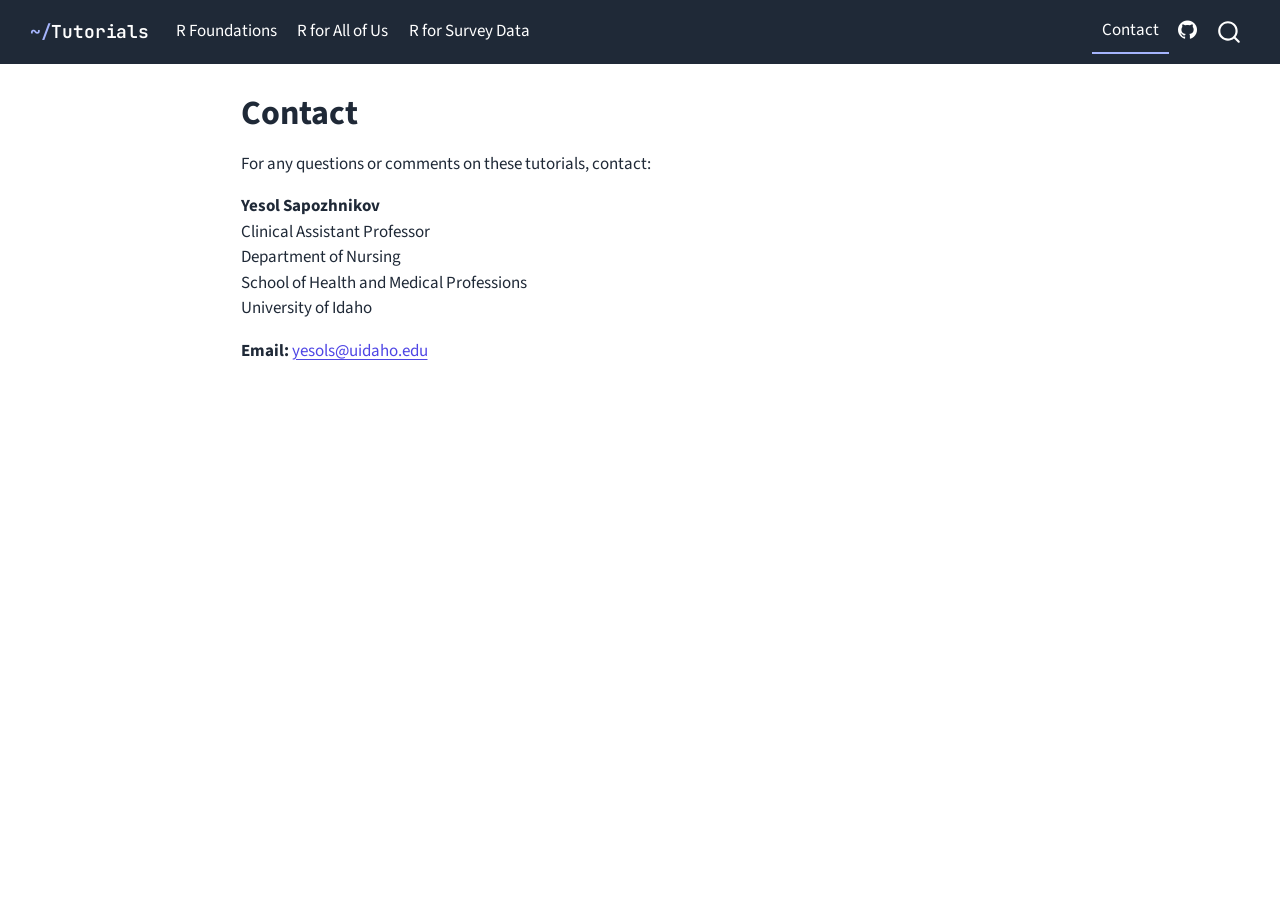
<file: contact.html>
<!DOCTYPE html>
<html xmlns="http://www.w3.org/1999/xhtml" lang="en" xml:lang="en"><head>

<meta charset="utf-8">
<meta name="generator" content="quarto-1.8.27">

<meta name="viewport" content="width=device-width, initial-scale=1.0, user-scalable=yes">


<title>Contact – Tutorials</title>
<style>
code{white-space: pre-wrap;}
span.smallcaps{font-variant: small-caps;}
div.columns{display: flex; gap: min(4vw, 1.5em);}
div.column{flex: auto; overflow-x: auto;}
div.hanging-indent{margin-left: 1.5em; text-indent: -1.5em;}
ul.task-list{list-style: none;}
ul.task-list li input[type="checkbox"] {
  width: 0.8em;
  margin: 0 0.8em 0.2em -1em; /* quarto-specific, see https://github.com/quarto-dev/quarto-cli/issues/4556 */ 
  vertical-align: middle;
}
</style>


<script src="site_libs/quarto-nav/quarto-nav.js"></script>
<script src="site_libs/quarto-nav/headroom.min.js"></script>
<script src="site_libs/clipboard/clipboard.min.js"></script>
<script src="site_libs/quarto-search/autocomplete.umd.js"></script>
<script src="site_libs/quarto-search/fuse.min.js"></script>
<script src="site_libs/quarto-search/quarto-search.js"></script>
<meta name="quarto:offset" content="./">
<script src="site_libs/quarto-html/quarto.js" type="module"></script>
<script src="site_libs/quarto-html/tabsets/tabsets.js" type="module"></script>
<script src="site_libs/quarto-html/axe/axe-check.js" type="module"></script>
<script src="site_libs/quarto-html/popper.min.js"></script>
<script src="site_libs/quarto-html/tippy.umd.min.js"></script>
<script src="site_libs/quarto-html/anchor.min.js"></script>
<link href="site_libs/quarto-html/tippy.css" rel="stylesheet">
<link href="site_libs/quarto-html/quarto-syntax-highlighting-ff317ac08ddb1062a168758b579193b5.css" rel="stylesheet" id="quarto-text-highlighting-styles">
<script src="site_libs/bootstrap/bootstrap.min.js"></script>
<link href="site_libs/bootstrap/bootstrap-icons.css" rel="stylesheet">
<link href="site_libs/bootstrap/bootstrap-cbd6ebf3d44eba1207b09f0a641f737e.min.css" rel="stylesheet" append-hash="true" id="quarto-bootstrap" data-mode="light">
<script id="quarto-search-options" type="application/json">{
  "location": "navbar",
  "copy-button": false,
  "collapse-after": 3,
  "panel-placement": "end",
  "type": "overlay",
  "limit": 50,
  "keyboard-shortcut": [
    "f",
    "/",
    "s"
  ],
  "show-item-context": false,
  "language": {
    "search-no-results-text": "No results",
    "search-matching-documents-text": "matching documents",
    "search-copy-link-title": "Copy link to search",
    "search-hide-matches-text": "Hide additional matches",
    "search-more-match-text": "more match in this document",
    "search-more-matches-text": "more matches in this document",
    "search-clear-button-title": "Clear",
    "search-text-placeholder": "",
    "search-detached-cancel-button-title": "Cancel",
    "search-submit-button-title": "Submit",
    "search-label": "Search"
  }
}</script>


</head>

<body class="nav-fixed fullcontent quarto-light">

<div id="quarto-search-results"></div>
  <header id="quarto-header" class="headroom fixed-top">
    <nav class="navbar navbar-expand-lg " data-bs-theme="dark">
      <div class="navbar-container container-fluid">
      <div class="navbar-brand-container mx-auto">
    <a class="navbar-brand" href="./index.html">
    <span class="navbar-title">Tutorials</span>
    </a>
  </div>
            <div id="quarto-search" class="" title="Search"></div>
          <button class="navbar-toggler" type="button" data-bs-toggle="collapse" data-bs-target="#navbarCollapse" aria-controls="navbarCollapse" role="menu" aria-expanded="false" aria-label="Toggle navigation" onclick="if (window.quartoToggleHeadroom) { window.quartoToggleHeadroom(); }">
  <span class="navbar-toggler-icon"></span>
</button>
          <div class="collapse navbar-collapse" id="navbarCollapse">
            <ul class="navbar-nav navbar-nav-scroll me-auto">
  <li class="nav-item">
    <a class="nav-link" href="./foundations/index.html"> 
<span class="menu-text">R Foundations</span></a>
  </li>  
  <li class="nav-item">
    <a class="nav-link" href="./aou/index.html"> 
<span class="menu-text">R for All of Us</span></a>
  </li>  
  <li class="nav-item">
    <a class="nav-link" href="./survey/index.html"> 
<span class="menu-text">R for Survey Data</span></a>
  </li>  
</ul>
            <ul class="navbar-nav navbar-nav-scroll ms-auto">
  <li class="nav-item">
    <a class="nav-link active" href="./contact.html" aria-current="page"> 
<span class="menu-text">Contact</span></a>
  </li>  
  <li class="nav-item compact">
    <a class="nav-link" href="https://github.com/icohr-lab/tutorials"> <i class="bi bi-github" role="img">
</i> 
<span class="menu-text"></span></a>
  </li>  
</ul>
          </div> <!-- /navcollapse -->
            <div class="quarto-navbar-tools">
</div>
      </div> <!-- /container-fluid -->
    </nav>
</header>
<!-- content -->
<div id="quarto-content" class="quarto-container page-columns page-rows-contents page-layout-article page-navbar">
<!-- sidebar -->
<!-- margin-sidebar -->
    
<!-- main -->
<main class="content" id="quarto-document-content">

<header id="title-block-header" class="quarto-title-block default">
<div class="quarto-title">
<h1 class="title">Contact</h1>
</div>



<div class="quarto-title-meta">

    
  
    
  </div>
  


</header>


<p>For any questions or comments on these tutorials, contact:</p>
<p><strong>Yesol Sapozhnikov</strong><br>
Clinical Assistant Professor<br>
Department of Nursing<br>
School of Health and Medical Professions<br>
University of Idaho</p>
<p><strong>Email:</strong> <a href="mailto:yesols@uidaho.edu">yesols@uidaho.edu</a></p>



</main> <!-- /main -->
<script id="quarto-html-after-body" type="application/javascript">
  window.document.addEventListener("DOMContentLoaded", function (event) {
    const icon = "";
    const anchorJS = new window.AnchorJS();
    anchorJS.options = {
      placement: 'right',
      icon: icon
    };
    anchorJS.add('.anchored');
    const isCodeAnnotation = (el) => {
      for (const clz of el.classList) {
        if (clz.startsWith('code-annotation-')) {                     
          return true;
        }
      }
      return false;
    }
    const onCopySuccess = function(e) {
      // button target
      const button = e.trigger;
      // don't keep focus
      button.blur();
      // flash "checked"
      button.classList.add('code-copy-button-checked');
      var currentTitle = button.getAttribute("title");
      button.setAttribute("title", "Copied!");
      let tooltip;
      if (window.bootstrap) {
        button.setAttribute("data-bs-toggle", "tooltip");
        button.setAttribute("data-bs-placement", "left");
        button.setAttribute("data-bs-title", "Copied!");
        tooltip = new bootstrap.Tooltip(button, 
          { trigger: "manual", 
            customClass: "code-copy-button-tooltip",
            offset: [0, -8]});
        tooltip.show();    
      }
      setTimeout(function() {
        if (tooltip) {
          tooltip.hide();
          button.removeAttribute("data-bs-title");
          button.removeAttribute("data-bs-toggle");
          button.removeAttribute("data-bs-placement");
        }
        button.setAttribute("title", currentTitle);
        button.classList.remove('code-copy-button-checked');
      }, 1000);
      // clear code selection
      e.clearSelection();
    }
    const getTextToCopy = function(trigger) {
      const outerScaffold = trigger.parentElement.cloneNode(true);
      const codeEl = outerScaffold.querySelector('code');
      for (const childEl of codeEl.children) {
        if (isCodeAnnotation(childEl)) {
          childEl.remove();
        }
      }
      return codeEl.innerText;
    }
    const clipboard = new window.ClipboardJS('.code-copy-button:not([data-in-quarto-modal])', {
      text: getTextToCopy
    });
    clipboard.on('success', onCopySuccess);
    if (window.document.getElementById('quarto-embedded-source-code-modal')) {
      const clipboardModal = new window.ClipboardJS('.code-copy-button[data-in-quarto-modal]', {
        text: getTextToCopy,
        container: window.document.getElementById('quarto-embedded-source-code-modal')
      });
      clipboardModal.on('success', onCopySuccess);
    }
      var localhostRegex = new RegExp(/^(?:http|https):\/\/localhost\:?[0-9]*\//);
      var mailtoRegex = new RegExp(/^mailto:/);
        var filterRegex = new RegExp("https:\/\/icohr-lab\.github\.io\/tutorials\/");
      var isInternal = (href) => {
          return filterRegex.test(href) || localhostRegex.test(href) || mailtoRegex.test(href);
      }
      // Inspect non-navigation links and adorn them if external
     var links = window.document.querySelectorAll('a[href]:not(.nav-link):not(.navbar-brand):not(.toc-action):not(.sidebar-link):not(.sidebar-item-toggle):not(.pagination-link):not(.no-external):not([aria-hidden]):not(.dropdown-item):not(.quarto-navigation-tool):not(.about-link)');
      for (var i=0; i<links.length; i++) {
        const link = links[i];
        if (!isInternal(link.href)) {
          // undo the damage that might have been done by quarto-nav.js in the case of
          // links that we want to consider external
          if (link.dataset.originalHref !== undefined) {
            link.href = link.dataset.originalHref;
          }
            // target, if specified
            link.setAttribute("target", "_blank");
            if (link.getAttribute("rel") === null) {
              link.setAttribute("rel", "noopener");
            }
        }
      }
    function tippyHover(el, contentFn, onTriggerFn, onUntriggerFn) {
      const config = {
        allowHTML: true,
        maxWidth: 500,
        delay: 100,
        arrow: false,
        appendTo: function(el) {
            return el.parentElement;
        },
        interactive: true,
        interactiveBorder: 10,
        theme: 'quarto',
        placement: 'bottom-start',
      };
      if (contentFn) {
        config.content = contentFn;
      }
      if (onTriggerFn) {
        config.onTrigger = onTriggerFn;
      }
      if (onUntriggerFn) {
        config.onUntrigger = onUntriggerFn;
      }
      window.tippy(el, config); 
    }
    const noterefs = window.document.querySelectorAll('a[role="doc-noteref"]');
    for (var i=0; i<noterefs.length; i++) {
      const ref = noterefs[i];
      tippyHover(ref, function() {
        // use id or data attribute instead here
        let href = ref.getAttribute('data-footnote-href') || ref.getAttribute('href');
        try { href = new URL(href).hash; } catch {}
        const id = href.replace(/^#\/?/, "");
        const note = window.document.getElementById(id);
        if (note) {
          return note.innerHTML;
        } else {
          return "";
        }
      });
    }
    const xrefs = window.document.querySelectorAll('a.quarto-xref');
    const processXRef = (id, note) => {
      // Strip column container classes
      const stripColumnClz = (el) => {
        el.classList.remove("page-full", "page-columns");
        if (el.children) {
          for (const child of el.children) {
            stripColumnClz(child);
          }
        }
      }
      stripColumnClz(note)
      if (id === null || id.startsWith('sec-')) {
        // Special case sections, only their first couple elements
        const container = document.createElement("div");
        if (note.children && note.children.length > 2) {
          container.appendChild(note.children[0].cloneNode(true));
          for (let i = 1; i < note.children.length; i++) {
            const child = note.children[i];
            if (child.tagName === "P" && child.innerText === "") {
              continue;
            } else {
              container.appendChild(child.cloneNode(true));
              break;
            }
          }
          if (window.Quarto?.typesetMath) {
            window.Quarto.typesetMath(container);
          }
          return container.innerHTML
        } else {
          if (window.Quarto?.typesetMath) {
            window.Quarto.typesetMath(note);
          }
          return note.innerHTML;
        }
      } else {
        // Remove any anchor links if they are present
        const anchorLink = note.querySelector('a.anchorjs-link');
        if (anchorLink) {
          anchorLink.remove();
        }
        if (window.Quarto?.typesetMath) {
          window.Quarto.typesetMath(note);
        }
        if (note.classList.contains("callout")) {
          return note.outerHTML;
        } else {
          return note.innerHTML;
        }
      }
    }
    for (var i=0; i<xrefs.length; i++) {
      const xref = xrefs[i];
      tippyHover(xref, undefined, function(instance) {
        instance.disable();
        let url = xref.getAttribute('href');
        let hash = undefined; 
        if (url.startsWith('#')) {
          hash = url;
        } else {
          try { hash = new URL(url).hash; } catch {}
        }
        if (hash) {
          const id = hash.replace(/^#\/?/, "");
          const note = window.document.getElementById(id);
          if (note !== null) {
            try {
              const html = processXRef(id, note.cloneNode(true));
              instance.setContent(html);
            } finally {
              instance.enable();
              instance.show();
            }
          } else {
            // See if we can fetch this
            fetch(url.split('#')[0])
            .then(res => res.text())
            .then(html => {
              const parser = new DOMParser();
              const htmlDoc = parser.parseFromString(html, "text/html");
              const note = htmlDoc.getElementById(id);
              if (note !== null) {
                const html = processXRef(id, note);
                instance.setContent(html);
              } 
            }).finally(() => {
              instance.enable();
              instance.show();
            });
          }
        } else {
          // See if we can fetch a full url (with no hash to target)
          // This is a special case and we should probably do some content thinning / targeting
          fetch(url)
          .then(res => res.text())
          .then(html => {
            const parser = new DOMParser();
            const htmlDoc = parser.parseFromString(html, "text/html");
            const note = htmlDoc.querySelector('main.content');
            if (note !== null) {
              // This should only happen for chapter cross references
              // (since there is no id in the URL)
              // remove the first header
              if (note.children.length > 0 && note.children[0].tagName === "HEADER") {
                note.children[0].remove();
              }
              const html = processXRef(null, note);
              instance.setContent(html);
            } 
          }).finally(() => {
            instance.enable();
            instance.show();
          });
        }
      }, function(instance) {
      });
    }
        let selectedAnnoteEl;
        const selectorForAnnotation = ( cell, annotation) => {
          let cellAttr = 'data-code-cell="' + cell + '"';
          let lineAttr = 'data-code-annotation="' +  annotation + '"';
          const selector = 'span[' + cellAttr + '][' + lineAttr + ']';
          return selector;
        }
        const selectCodeLines = (annoteEl) => {
          const doc = window.document;
          const targetCell = annoteEl.getAttribute("data-target-cell");
          const targetAnnotation = annoteEl.getAttribute("data-target-annotation");
          const annoteSpan = window.document.querySelector(selectorForAnnotation(targetCell, targetAnnotation));
          const lines = annoteSpan.getAttribute("data-code-lines").split(",");
          const lineIds = lines.map((line) => {
            return targetCell + "-" + line;
          })
          let top = null;
          let height = null;
          let parent = null;
          if (lineIds.length > 0) {
              //compute the position of the single el (top and bottom and make a div)
              const el = window.document.getElementById(lineIds[0]);
              top = el.offsetTop;
              height = el.offsetHeight;
              parent = el.parentElement.parentElement;
            if (lineIds.length > 1) {
              const lastEl = window.document.getElementById(lineIds[lineIds.length - 1]);
              const bottom = lastEl.offsetTop + lastEl.offsetHeight;
              height = bottom - top;
            }
            if (top !== null && height !== null && parent !== null) {
              // cook up a div (if necessary) and position it 
              let div = window.document.getElementById("code-annotation-line-highlight");
              if (div === null) {
                div = window.document.createElement("div");
                div.setAttribute("id", "code-annotation-line-highlight");
                div.style.position = 'absolute';
                parent.appendChild(div);
              }
              div.style.top = top - 2 + "px";
              div.style.height = height + 4 + "px";
              div.style.left = 0;
              let gutterDiv = window.document.getElementById("code-annotation-line-highlight-gutter");
              if (gutterDiv === null) {
                gutterDiv = window.document.createElement("div");
                gutterDiv.setAttribute("id", "code-annotation-line-highlight-gutter");
                gutterDiv.style.position = 'absolute';
                const codeCell = window.document.getElementById(targetCell);
                const gutter = codeCell.querySelector('.code-annotation-gutter');
                gutter.appendChild(gutterDiv);
              }
              gutterDiv.style.top = top - 2 + "px";
              gutterDiv.style.height = height + 4 + "px";
            }
            selectedAnnoteEl = annoteEl;
          }
        };
        const unselectCodeLines = () => {
          const elementsIds = ["code-annotation-line-highlight", "code-annotation-line-highlight-gutter"];
          elementsIds.forEach((elId) => {
            const div = window.document.getElementById(elId);
            if (div) {
              div.remove();
            }
          });
          selectedAnnoteEl = undefined;
        };
          // Handle positioning of the toggle
      window.addEventListener(
        "resize",
        throttle(() => {
          elRect = undefined;
          if (selectedAnnoteEl) {
            selectCodeLines(selectedAnnoteEl);
          }
        }, 10)
      );
      function throttle(fn, ms) {
      let throttle = false;
      let timer;
        return (...args) => {
          if(!throttle) { // first call gets through
              fn.apply(this, args);
              throttle = true;
          } else { // all the others get throttled
              if(timer) clearTimeout(timer); // cancel #2
              timer = setTimeout(() => {
                fn.apply(this, args);
                timer = throttle = false;
              }, ms);
          }
        };
      }
        // Attach click handler to the DT
        const annoteDls = window.document.querySelectorAll('dt[data-target-cell]');
        for (const annoteDlNode of annoteDls) {
          annoteDlNode.addEventListener('click', (event) => {
            const clickedEl = event.target;
            if (clickedEl !== selectedAnnoteEl) {
              unselectCodeLines();
              const activeEl = window.document.querySelector('dt[data-target-cell].code-annotation-active');
              if (activeEl) {
                activeEl.classList.remove('code-annotation-active');
              }
              selectCodeLines(clickedEl);
              clickedEl.classList.add('code-annotation-active');
            } else {
              // Unselect the line
              unselectCodeLines();
              clickedEl.classList.remove('code-annotation-active');
            }
          });
        }
    const findCites = (el) => {
      const parentEl = el.parentElement;
      if (parentEl) {
        const cites = parentEl.dataset.cites;
        if (cites) {
          return {
            el,
            cites: cites.split(' ')
          };
        } else {
          return findCites(el.parentElement)
        }
      } else {
        return undefined;
      }
    };
    var bibliorefs = window.document.querySelectorAll('a[role="doc-biblioref"]');
    for (var i=0; i<bibliorefs.length; i++) {
      const ref = bibliorefs[i];
      const citeInfo = findCites(ref);
      if (citeInfo) {
        tippyHover(citeInfo.el, function() {
          var popup = window.document.createElement('div');
          citeInfo.cites.forEach(function(cite) {
            var citeDiv = window.document.createElement('div');
            citeDiv.classList.add('hanging-indent');
            citeDiv.classList.add('csl-entry');
            var biblioDiv = window.document.getElementById('ref-' + cite);
            if (biblioDiv) {
              citeDiv.innerHTML = biblioDiv.innerHTML;
            }
            popup.appendChild(citeDiv);
          });
          return popup.innerHTML;
        });
      }
    }
  });
  </script>
</div> <!-- /content -->




</body></html>
</file>
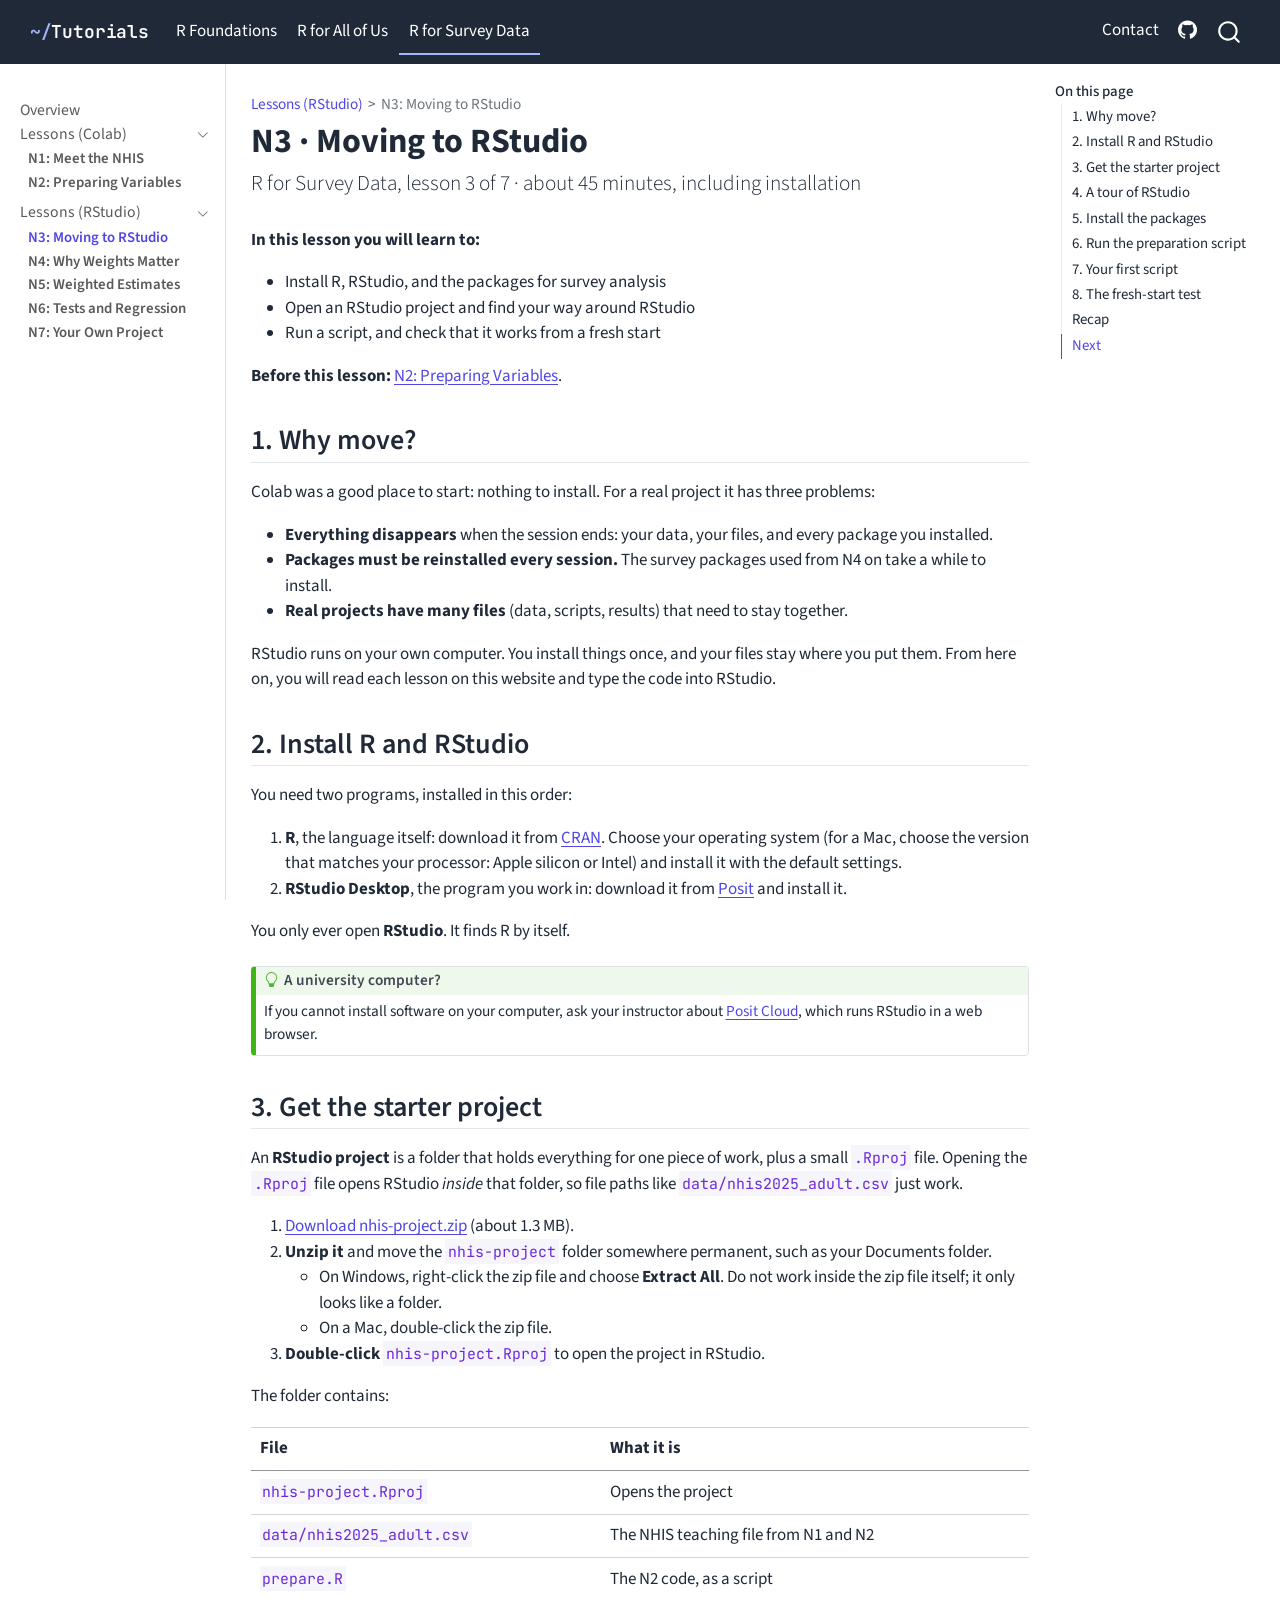
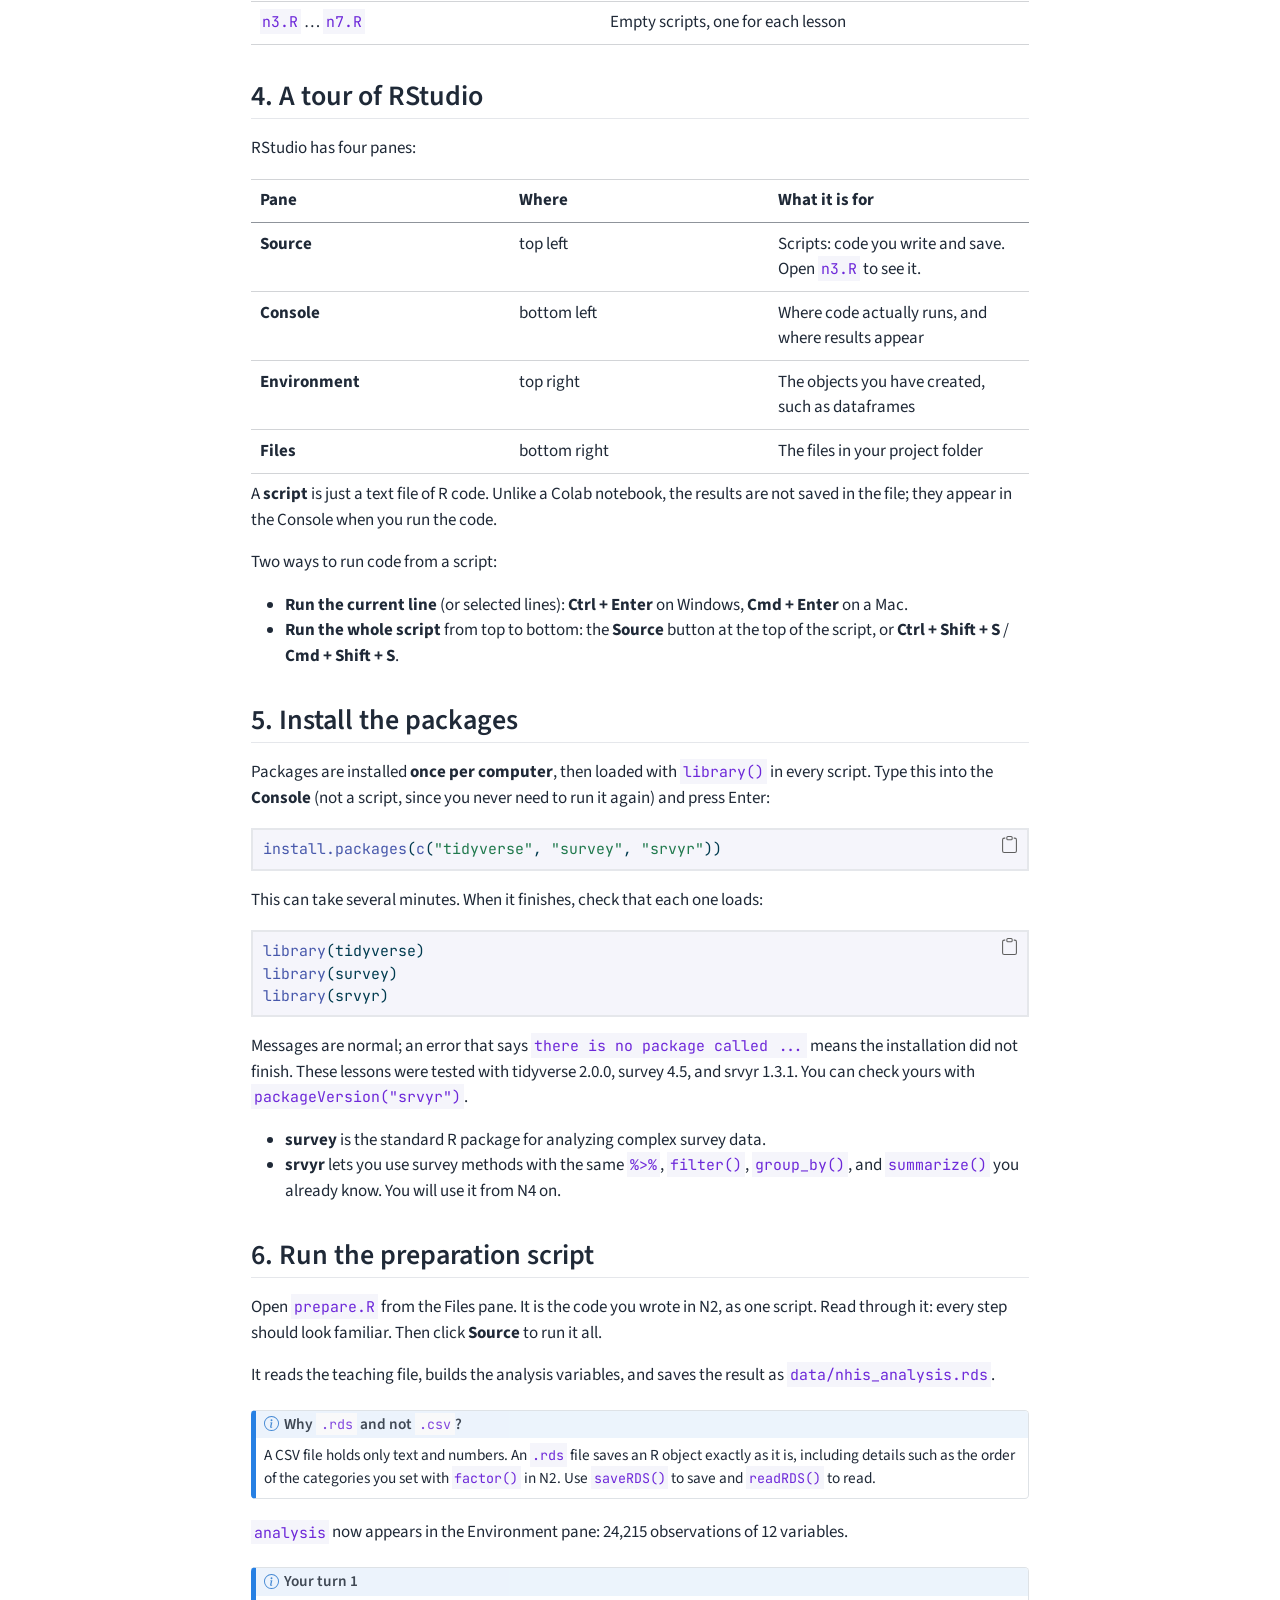
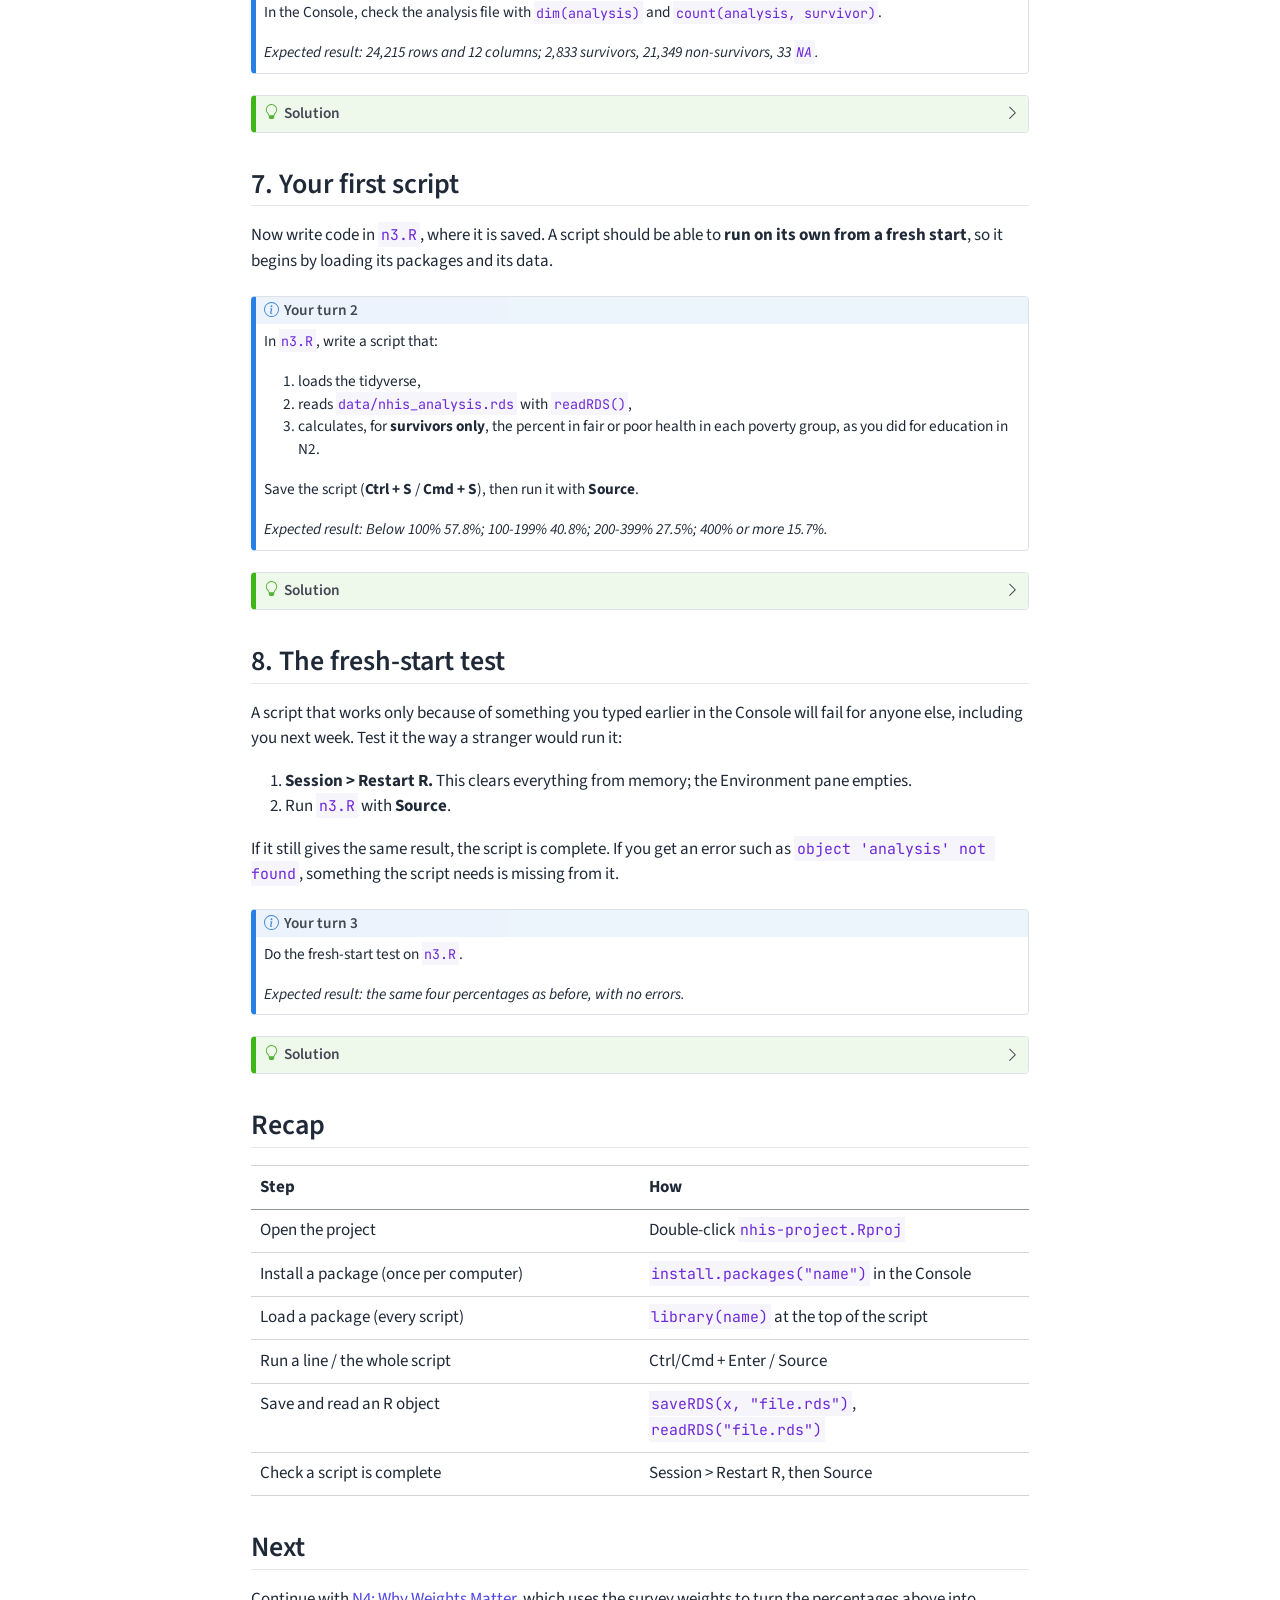
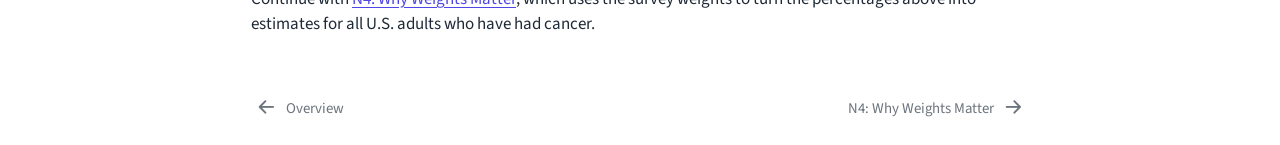
<file: survey/n3-rstudio.html>
<!DOCTYPE html>
<html xmlns="http://www.w3.org/1999/xhtml" lang="en" xml:lang="en"><head>

<meta charset="utf-8">
<meta name="generator" content="quarto-1.8.27">

<meta name="viewport" content="width=device-width, initial-scale=1.0, user-scalable=yes">


<title>N3 · Moving to RStudio – Tutorials</title>
<style>
code{white-space: pre-wrap;}
span.smallcaps{font-variant: small-caps;}
div.columns{display: flex; gap: min(4vw, 1.5em);}
div.column{flex: auto; overflow-x: auto;}
div.hanging-indent{margin-left: 1.5em; text-indent: -1.5em;}
ul.task-list{list-style: none;}
ul.task-list li input[type="checkbox"] {
  width: 0.8em;
  margin: 0 0.8em 0.2em -1em; /* quarto-specific, see https://github.com/quarto-dev/quarto-cli/issues/4556 */ 
  vertical-align: middle;
}
/* CSS for syntax highlighting */
html { -webkit-text-size-adjust: 100%; }
pre > code.sourceCode { white-space: pre; position: relative; }
pre > code.sourceCode > span { display: inline-block; line-height: 1.25; }
pre > code.sourceCode > span:empty { height: 1.2em; }
.sourceCode { overflow: visible; }
code.sourceCode > span { color: inherit; text-decoration: inherit; }
div.sourceCode { margin: 1em 0; }
pre.sourceCode { margin: 0; }
@media screen {
div.sourceCode { overflow: auto; }
}
@media print {
pre > code.sourceCode { white-space: pre-wrap; }
pre > code.sourceCode > span { text-indent: -5em; padding-left: 5em; }
}
pre.numberSource code
  { counter-reset: source-line 0; }
pre.numberSource code > span
  { position: relative; left: -4em; counter-increment: source-line; }
pre.numberSource code > span > a:first-child::before
  { content: counter(source-line);
    position: relative; left: -1em; text-align: right; vertical-align: baseline;
    border: none; display: inline-block;
    -webkit-touch-callout: none; -webkit-user-select: none;
    -khtml-user-select: none; -moz-user-select: none;
    -ms-user-select: none; user-select: none;
    padding: 0 4px; width: 4em;
  }
pre.numberSource { margin-left: 3em;  padding-left: 4px; }
div.sourceCode
  {   }
@media screen {
pre > code.sourceCode > span > a:first-child::before { text-decoration: underline; }
}
</style>


<script src="../site_libs/quarto-nav/quarto-nav.js"></script>
<script src="../site_libs/quarto-nav/headroom.min.js"></script>
<script src="../site_libs/clipboard/clipboard.min.js"></script>
<script src="../site_libs/quarto-search/autocomplete.umd.js"></script>
<script src="../site_libs/quarto-search/fuse.min.js"></script>
<script src="../site_libs/quarto-search/quarto-search.js"></script>
<meta name="quarto:offset" content="../">
<link href="../survey/n4-weights.html" rel="next">
<link href="../survey/index.html" rel="prev">
<script src="../site_libs/quarto-html/quarto.js" type="module"></script>
<script src="../site_libs/quarto-html/tabsets/tabsets.js" type="module"></script>
<script src="../site_libs/quarto-html/axe/axe-check.js" type="module"></script>
<script src="../site_libs/quarto-html/popper.min.js"></script>
<script src="../site_libs/quarto-html/tippy.umd.min.js"></script>
<script src="../site_libs/quarto-html/anchor.min.js"></script>
<link href="../site_libs/quarto-html/tippy.css" rel="stylesheet">
<link href="../site_libs/quarto-html/quarto-syntax-highlighting-ff317ac08ddb1062a168758b579193b5.css" rel="stylesheet" id="quarto-text-highlighting-styles">
<script src="../site_libs/bootstrap/bootstrap.min.js"></script>
<link href="../site_libs/bootstrap/bootstrap-icons.css" rel="stylesheet">
<link href="../site_libs/bootstrap/bootstrap-cbd6ebf3d44eba1207b09f0a641f737e.min.css" rel="stylesheet" append-hash="true" id="quarto-bootstrap" data-mode="light">
<script id="quarto-search-options" type="application/json">{
  "location": "navbar",
  "copy-button": false,
  "collapse-after": 3,
  "panel-placement": "end",
  "type": "overlay",
  "limit": 50,
  "keyboard-shortcut": [
    "f",
    "/",
    "s"
  ],
  "show-item-context": false,
  "language": {
    "search-no-results-text": "No results",
    "search-matching-documents-text": "matching documents",
    "search-copy-link-title": "Copy link to search",
    "search-hide-matches-text": "Hide additional matches",
    "search-more-match-text": "more match in this document",
    "search-more-matches-text": "more matches in this document",
    "search-clear-button-title": "Clear",
    "search-text-placeholder": "",
    "search-detached-cancel-button-title": "Cancel",
    "search-submit-button-title": "Submit",
    "search-label": "Search"
  }
}</script>


</head>

<body class="nav-sidebar docked nav-fixed quarto-light">

<div id="quarto-search-results"></div>
  <header id="quarto-header" class="headroom fixed-top">
    <nav class="navbar navbar-expand-lg " data-bs-theme="dark">
      <div class="navbar-container container-fluid">
      <div class="navbar-brand-container mx-auto">
    <a class="navbar-brand" href="../index.html">
    <span class="navbar-title">Tutorials</span>
    </a>
  </div>
            <div id="quarto-search" class="" title="Search"></div>
          <button class="navbar-toggler" type="button" data-bs-toggle="collapse" data-bs-target="#navbarCollapse" aria-controls="navbarCollapse" role="menu" aria-expanded="false" aria-label="Toggle navigation" onclick="if (window.quartoToggleHeadroom) { window.quartoToggleHeadroom(); }">
  <span class="navbar-toggler-icon"></span>
</button>
          <div class="collapse navbar-collapse" id="navbarCollapse">
            <ul class="navbar-nav navbar-nav-scroll me-auto">
  <li class="nav-item">
    <a class="nav-link" href="../foundations/index.html"> 
<span class="menu-text">R Foundations</span></a>
  </li>  
  <li class="nav-item">
    <a class="nav-link" href="../aou/index.html"> 
<span class="menu-text">R for All of Us</span></a>
  </li>  
  <li class="nav-item">
    <a class="nav-link active" href="../survey/index.html" aria-current="page"> 
<span class="menu-text">R for Survey Data</span></a>
  </li>  
</ul>
            <ul class="navbar-nav navbar-nav-scroll ms-auto">
  <li class="nav-item">
    <a class="nav-link" href="../contact.html"> 
<span class="menu-text">Contact</span></a>
  </li>  
  <li class="nav-item compact">
    <a class="nav-link" href="https://github.com/icohr-lab/tutorials"> <i class="bi bi-github" role="img">
</i> 
<span class="menu-text"></span></a>
  </li>  
</ul>
          </div> <!-- /navcollapse -->
            <div class="quarto-navbar-tools">
</div>
      </div> <!-- /container-fluid -->
    </nav>
  <nav class="quarto-secondary-nav">
    <div class="container-fluid d-flex">
      <button type="button" class="quarto-btn-toggle btn" data-bs-toggle="collapse" role="button" data-bs-target=".quarto-sidebar-collapse-item" aria-controls="quarto-sidebar" aria-expanded="false" aria-label="Toggle sidebar navigation" onclick="if (window.quartoToggleHeadroom) { window.quartoToggleHeadroom(); }">
        <i class="bi bi-layout-text-sidebar-reverse"></i>
      </button>
        <nav class="quarto-page-breadcrumbs" aria-label="breadcrumb"><ol class="breadcrumb"><li class="breadcrumb-item"><a href="../survey/n3-rstudio.html">Lessons (RStudio)</a></li><li class="breadcrumb-item"><a href="../survey/n3-rstudio.html">N3: Moving to RStudio</a></li></ol></nav>
        <a class="flex-grow-1" role="navigation" data-bs-toggle="collapse" data-bs-target=".quarto-sidebar-collapse-item" aria-controls="quarto-sidebar" aria-expanded="false" aria-label="Toggle sidebar navigation" onclick="if (window.quartoToggleHeadroom) { window.quartoToggleHeadroom(); }">      
        </a>
    </div>
  </nav>
</header>
<!-- content -->
<div id="quarto-content" class="quarto-container page-columns page-rows-contents page-layout-article page-navbar">
<!-- sidebar -->
  <nav id="quarto-sidebar" class="sidebar collapse collapse-horizontal quarto-sidebar-collapse-item sidebar-navigation docked overflow-auto">
    <div class="sidebar-menu-container"> 
    <ul class="list-unstyled mt-1">
        <li class="sidebar-item">
  <div class="sidebar-item-container"> 
  <a href="../survey/index.html" class="sidebar-item-text sidebar-link">
 <span class="menu-text">Overview</span></a>
  </div>
</li>
        <li class="sidebar-item sidebar-item-section">
      <div class="sidebar-item-container"> 
            <a class="sidebar-item-text sidebar-link text-start" data-bs-toggle="collapse" data-bs-target="#quarto-sidebar-section-1" role="navigation" aria-expanded="true">
 <span class="menu-text">Lessons (Colab)</span></a>
          <a class="sidebar-item-toggle text-start" data-bs-toggle="collapse" data-bs-target="#quarto-sidebar-section-1" role="navigation" aria-expanded="true" aria-label="Toggle section">
            <i class="bi bi-chevron-right ms-2"></i>
          </a> 
      </div>
      <ul id="quarto-sidebar-section-1" class="collapse list-unstyled sidebar-section depth1 show">  
          <li class="sidebar-item">
  <div class="sidebar-item-container"> 
  <a href="https://colab.research.google.com/github/icohr-lab/tutorials/blob/main/notebooks/N1_Meet_the_NHIS.ipynb" class="sidebar-item-text sidebar-link">
 <span class="menu-text">N1: Meet the NHIS</span></a>
  </div>
</li>
          <li class="sidebar-item">
  <div class="sidebar-item-container"> 
  <a href="https://colab.research.google.com/github/icohr-lab/tutorials/blob/main/notebooks/N2_Preparing_Variables.ipynb" class="sidebar-item-text sidebar-link">
 <span class="menu-text">N2: Preparing Variables</span></a>
  </div>
</li>
      </ul>
  </li>
        <li class="sidebar-item sidebar-item-section">
      <div class="sidebar-item-container"> 
            <a class="sidebar-item-text sidebar-link text-start" data-bs-toggle="collapse" data-bs-target="#quarto-sidebar-section-2" role="navigation" aria-expanded="true">
 <span class="menu-text">Lessons (RStudio)</span></a>
          <a class="sidebar-item-toggle text-start" data-bs-toggle="collapse" data-bs-target="#quarto-sidebar-section-2" role="navigation" aria-expanded="true" aria-label="Toggle section">
            <i class="bi bi-chevron-right ms-2"></i>
          </a> 
      </div>
      <ul id="quarto-sidebar-section-2" class="collapse list-unstyled sidebar-section depth1 show">  
          <li class="sidebar-item">
  <div class="sidebar-item-container"> 
  <a href="../survey/n3-rstudio.html" class="sidebar-item-text sidebar-link active">
 <span class="menu-text">N3: Moving to RStudio</span></a>
  </div>
</li>
          <li class="sidebar-item">
  <div class="sidebar-item-container"> 
  <a href="../survey/n4-weights.html" class="sidebar-item-text sidebar-link">
 <span class="menu-text">N4: Why Weights Matter</span></a>
  </div>
</li>
          <li class="sidebar-item">
  <div class="sidebar-item-container"> 
  <a href="../survey/n5-estimates.html" class="sidebar-item-text sidebar-link">
 <span class="menu-text">N5: Weighted Estimates</span></a>
  </div>
</li>
          <li class="sidebar-item">
  <div class="sidebar-item-container"> 
  <a href="../survey/n6-regression.html" class="sidebar-item-text sidebar-link">
 <span class="menu-text">N6: Tests and Regression</span></a>
  </div>
</li>
          <li class="sidebar-item">
  <div class="sidebar-item-container"> 
  <a href="../survey/n7-project.html" class="sidebar-item-text sidebar-link">
 <span class="menu-text">N7: Your Own Project</span></a>
  </div>
</li>
      </ul>
  </li>
    </ul>
    </div>
</nav>
<div id="quarto-sidebar-glass" class="quarto-sidebar-collapse-item" data-bs-toggle="collapse" data-bs-target=".quarto-sidebar-collapse-item"></div>
<!-- margin-sidebar -->
    <div id="quarto-margin-sidebar" class="sidebar margin-sidebar">
        <nav id="TOC" role="doc-toc" class="toc-active">
    <h2 id="toc-title">On this page</h2>
   
  <ul>
  <li><a href="#why-move" id="toc-why-move" class="nav-link active" data-scroll-target="#why-move">1. Why move?</a></li>
  <li><a href="#install-r-and-rstudio" id="toc-install-r-and-rstudio" class="nav-link" data-scroll-target="#install-r-and-rstudio">2. Install R and RStudio</a></li>
  <li><a href="#get-the-starter-project" id="toc-get-the-starter-project" class="nav-link" data-scroll-target="#get-the-starter-project">3. Get the starter project</a></li>
  <li><a href="#a-tour-of-rstudio" id="toc-a-tour-of-rstudio" class="nav-link" data-scroll-target="#a-tour-of-rstudio">4. A tour of RStudio</a></li>
  <li><a href="#install-the-packages" id="toc-install-the-packages" class="nav-link" data-scroll-target="#install-the-packages">5. Install the packages</a></li>
  <li><a href="#run-the-preparation-script" id="toc-run-the-preparation-script" class="nav-link" data-scroll-target="#run-the-preparation-script">6. Run the preparation script</a></li>
  <li><a href="#your-first-script" id="toc-your-first-script" class="nav-link" data-scroll-target="#your-first-script">7. Your first script</a></li>
  <li><a href="#the-fresh-start-test" id="toc-the-fresh-start-test" class="nav-link" data-scroll-target="#the-fresh-start-test">8. The fresh-start test</a></li>
  <li><a href="#recap" id="toc-recap" class="nav-link" data-scroll-target="#recap">Recap</a></li>
  <li><a href="#next" id="toc-next" class="nav-link" data-scroll-target="#next">Next</a></li>
  </ul>
</nav>
    </div>
<!-- main -->
<main class="content" id="quarto-document-content">

<header id="title-block-header" class="quarto-title-block default"><nav class="quarto-page-breadcrumbs quarto-title-breadcrumbs d-none d-lg-block" aria-label="breadcrumb"><ol class="breadcrumb"><li class="breadcrumb-item"><a href="../survey/n3-rstudio.html">Lessons (RStudio)</a></li><li class="breadcrumb-item"><a href="../survey/n3-rstudio.html">N3: Moving to RStudio</a></li></ol></nav>
<div class="quarto-title">
<h1 class="title">N3 · Moving to RStudio</h1>
<p class="subtitle lead">R for Survey Data, lesson 3 of 7 · about 45 minutes, including installation</p>
</div>



<div class="quarto-title-meta">

    
  
    
  </div>
  


</header>


<p><strong>In this lesson you will learn to:</strong></p>
<ul>
<li>Install R, RStudio, and the packages for survey analysis</li>
<li>Open an RStudio project and find your way around RStudio</li>
<li>Run a script, and check that it works from a fresh start</li>
</ul>
<p><strong>Before this lesson:</strong> <a href="https://colab.research.google.com/github/icohr-lab/tutorials/blob/main/notebooks/N2_Preparing_Variables.ipynb">N2: Preparing Variables</a>.</p>
<section id="why-move" class="level2">
<h2 class="anchored" data-anchor-id="why-move">1. Why move?</h2>
<p>Colab was a good place to start: nothing to install. For a real project it has three problems:</p>
<ul>
<li><strong>Everything disappears</strong> when the session ends: your data, your files, and every package you installed.</li>
<li><strong>Packages must be reinstalled every session.</strong> The survey packages used from N4 on take a while to install.</li>
<li><strong>Real projects have many files</strong> (data, scripts, results) that need to stay together.</li>
</ul>
<p>RStudio runs on your own computer. You install things once, and your files stay where you put them. From here on, you will read each lesson on this website and type the code into RStudio.</p>
</section>
<section id="install-r-and-rstudio" class="level2">
<h2 class="anchored" data-anchor-id="install-r-and-rstudio">2. Install R and RStudio</h2>
<p>You need two programs, installed in this order:</p>
<ol type="1">
<li><strong>R</strong>, the language itself: download it from <a href="https://cran.r-project.org/">CRAN</a>. Choose your operating system (for a Mac, choose the version that matches your processor: Apple silicon or Intel) and install it with the default settings.</li>
<li><strong>RStudio Desktop</strong>, the program you work in: download it from <a href="https://posit.co/download/rstudio-desktop/">Posit</a> and install it.</li>
</ol>
<p>You only ever open <strong>RStudio</strong>. It finds R by itself.</p>
<div class="callout callout-style-default callout-tip callout-titled">
<div class="callout-header d-flex align-content-center">
<div class="callout-icon-container">
<i class="callout-icon"></i>
</div>
<div class="callout-title-container flex-fill">
<span class="screen-reader-only">Tip</span>A university computer?
</div>
</div>
<div class="callout-body-container callout-body">
<p>If you cannot install software on your computer, ask your instructor about <a href="https://posit.cloud/">Posit Cloud</a>, which runs RStudio in a web browser.</p>
</div>
</div>
</section>
<section id="get-the-starter-project" class="level2">
<h2 class="anchored" data-anchor-id="get-the-starter-project">3. Get the starter project</h2>
<p>An <strong>RStudio project</strong> is a folder that holds everything for one piece of work, plus a small <code>.Rproj</code> file. Opening the <code>.Rproj</code> file opens RStudio <em>inside</em> that folder, so file paths like <code>data/nhis2025_adult.csv</code> just work.</p>
<ol type="1">
<li><strong><a href="nhis-project.zip">Download nhis-project.zip</a></strong> (about 1.3 MB).</li>
<li><strong>Unzip it</strong> and move the <code>nhis-project</code> folder somewhere permanent, such as your Documents folder.
<ul>
<li>On Windows, right-click the zip file and choose <strong>Extract All</strong>. Do not work inside the zip file itself; it only looks like a folder.</li>
<li>On a Mac, double-click the zip file.</li>
</ul></li>
<li><strong>Double-click <code>nhis-project.Rproj</code></strong> to open the project in RStudio.</li>
</ol>
<p>The folder contains:</p>
<table class="caption-top table">
<thead>
<tr class="header">
<th>File</th>
<th>What it is</th>
</tr>
</thead>
<tbody>
<tr class="odd">
<td><code>nhis-project.Rproj</code></td>
<td>Opens the project</td>
</tr>
<tr class="even">
<td><code>data/nhis2025_adult.csv</code></td>
<td>The NHIS teaching file from N1 and N2</td>
</tr>
<tr class="odd">
<td><code>prepare.R</code></td>
<td>The N2 code, as a script</td>
</tr>
<tr class="even">
<td><code>n3.R</code> … <code>n7.R</code></td>
<td>Empty scripts, one for each lesson</td>
</tr>
</tbody>
</table>
</section>
<section id="a-tour-of-rstudio" class="level2">
<h2 class="anchored" data-anchor-id="a-tour-of-rstudio">4. A tour of RStudio</h2>
<p>RStudio has four panes:</p>
<table class="caption-top table">
<colgroup>
<col style="width: 33%">
<col style="width: 33%">
<col style="width: 33%">
</colgroup>
<thead>
<tr class="header">
<th>Pane</th>
<th>Where</th>
<th>What it is for</th>
</tr>
</thead>
<tbody>
<tr class="odd">
<td><strong>Source</strong></td>
<td>top left</td>
<td>Scripts: code you write and save. Open <code>n3.R</code> to see it.</td>
</tr>
<tr class="even">
<td><strong>Console</strong></td>
<td>bottom left</td>
<td>Where code actually runs, and where results appear</td>
</tr>
<tr class="odd">
<td><strong>Environment</strong></td>
<td>top right</td>
<td>The objects you have created, such as dataframes</td>
</tr>
<tr class="even">
<td><strong>Files</strong></td>
<td>bottom right</td>
<td>The files in your project folder</td>
</tr>
</tbody>
</table>
<p>A <strong>script</strong> is just a text file of R code. Unlike a Colab notebook, the results are not saved in the file; they appear in the Console when you run the code.</p>
<p>Two ways to run code from a script:</p>
<ul>
<li><strong>Run the current line</strong> (or selected lines): <strong>Ctrl + Enter</strong> on Windows, <strong>Cmd + Enter</strong> on a Mac.</li>
<li><strong>Run the whole script</strong> from top to bottom: the <strong>Source</strong> button at the top of the script, or <strong>Ctrl + Shift + S</strong> / <strong>Cmd + Shift + S</strong>.</li>
</ul>
</section>
<section id="install-the-packages" class="level2">
<h2 class="anchored" data-anchor-id="install-the-packages">5. Install the packages</h2>
<p>Packages are installed <strong>once per computer</strong>, then loaded with <code>library()</code> in every script. Type this into the <strong>Console</strong> (not a script, since you never need to run it again) and press Enter:</p>
<div class="cell">
<div class="code-copy-outer-scaffold"><div class="sourceCode cell-code" id="cb1"><pre class="sourceCode r code-with-copy"><code class="sourceCode r"><span id="cb1-1"><a href="#cb1-1" aria-hidden="true" tabindex="-1"></a><span class="fu">install.packages</span>(<span class="fu">c</span>(<span class="st">"tidyverse"</span>, <span class="st">"survey"</span>, <span class="st">"srvyr"</span>))</span></code></pre></div><button title="Copy to Clipboard" class="code-copy-button"><i class="bi"></i></button></div>
</div>
<p>This can take several minutes. When it finishes, check that each one loads:</p>
<div class="cell">
<div class="code-copy-outer-scaffold"><div class="sourceCode cell-code" id="cb2"><pre class="sourceCode r code-with-copy"><code class="sourceCode r"><span id="cb2-1"><a href="#cb2-1" aria-hidden="true" tabindex="-1"></a><span class="fu">library</span>(tidyverse)</span>
<span id="cb2-2"><a href="#cb2-2" aria-hidden="true" tabindex="-1"></a><span class="fu">library</span>(survey)</span>
<span id="cb2-3"><a href="#cb2-3" aria-hidden="true" tabindex="-1"></a><span class="fu">library</span>(srvyr)</span></code></pre></div><button title="Copy to Clipboard" class="code-copy-button"><i class="bi"></i></button></div>
</div>
<p>Messages are normal; an error that says <code>there is no package called ...</code> means the installation did not finish. These lessons were tested with tidyverse 2.0.0, survey 4.5, and srvyr 1.3.1. You can check yours with <code>packageVersion("srvyr")</code>.</p>
<ul>
<li><strong>survey</strong> is the standard R package for analyzing complex survey data.</li>
<li><strong>srvyr</strong> lets you use survey methods with the same <code>%&gt;%</code>, <code>filter()</code>, <code>group_by()</code>, and <code>summarize()</code> you already know. You will use it from N4 on.</li>
</ul>
</section>
<section id="run-the-preparation-script" class="level2">
<h2 class="anchored" data-anchor-id="run-the-preparation-script">6. Run the preparation script</h2>
<p>Open <code>prepare.R</code> from the Files pane. It is the code you wrote in N2, as one script. Read through it: every step should look familiar. Then click <strong>Source</strong> to run it all.</p>
<p>It reads the teaching file, builds the analysis variables, and saves the result as <code>data/nhis_analysis.rds</code>.</p>
<div class="callout callout-style-default callout-note callout-titled">
<div class="callout-header d-flex align-content-center">
<div class="callout-icon-container">
<i class="callout-icon"></i>
</div>
<div class="callout-title-container flex-fill">
<span class="screen-reader-only">Note</span>Why <code>.rds</code> and not <code>.csv</code>?
</div>
</div>
<div class="callout-body-container callout-body">
<p>A CSV file holds only text and numbers. An <code>.rds</code> file saves an R object exactly as it is, including details such as the order of the categories you set with <code>factor()</code> in N2. Use <code>saveRDS()</code> to save and <code>readRDS()</code> to read.</p>
</div>
</div>
<p><code>analysis</code> now appears in the Environment pane: 24,215 observations of 12 variables.</p>
<div class="callout callout-style-default callout-note callout-titled">
<div class="callout-header d-flex align-content-center">
<div class="callout-icon-container">
<i class="callout-icon"></i>
</div>
<div class="callout-title-container flex-fill">
<span class="screen-reader-only">Note</span>Your turn 1
</div>
</div>
<div class="callout-body-container callout-body">
<p>In the Console, check the analysis file with <code>dim(analysis)</code> and <code>count(analysis, survivor)</code>.</p>
<p><em>Expected result: 24,215 rows and 12 columns; 2,833 survivors, 21,349 non-survivors, 33 <code>NA</code>.</em></p>
</div>
</div>
<div class="callout callout-style-default callout-tip callout-titled">
<div class="callout-header d-flex align-content-center collapsed" data-bs-toggle="collapse" data-bs-target=".callout-4-contents" aria-controls="callout-4" aria-expanded="false" aria-label="Toggle callout">
<div class="callout-icon-container">
<i class="callout-icon"></i>
</div>
<div class="callout-title-container flex-fill">
<span class="screen-reader-only">Tip</span>Solution
</div>
<div class="callout-btn-toggle d-inline-block border-0 py-1 ps-1 pe-0 float-end"><i class="callout-toggle"></i></div>
</div>
<div id="callout-4" class="callout-4-contents callout-collapse collapse">
<div class="callout-body-container callout-body">
<div class="cell">
<div class="code-copy-outer-scaffold"><div class="sourceCode cell-code" id="cb3"><pre class="sourceCode r code-with-copy"><code class="sourceCode r"><span id="cb3-1"><a href="#cb3-1" aria-hidden="true" tabindex="-1"></a><span class="fu">dim</span>(analysis)</span></code></pre></div><button title="Copy to Clipboard" class="code-copy-button"><i class="bi"></i></button></div>
<div class="cell-output cell-output-stdout">
<pre><code>[1] 24215    12</code></pre>
</div>
<div class="code-copy-outer-scaffold"><div class="sourceCode cell-code" id="cb5"><pre class="sourceCode r code-with-copy"><code class="sourceCode r"><span id="cb5-1"><a href="#cb5-1" aria-hidden="true" tabindex="-1"></a><span class="fu">count</span>(analysis, survivor)</span></code></pre></div><button title="Copy to Clipboard" class="code-copy-button"><i class="bi"></i></button></div>
<div class="cell-output cell-output-stdout">
<pre><code># A tibble: 3 × 2
  survivor     n
     &lt;dbl&gt; &lt;int&gt;
1        0 21349
2        1  2833
3       NA    33</code></pre>
</div>
</div>
</div>
</div>
</div>
</section>
<section id="your-first-script" class="level2">
<h2 class="anchored" data-anchor-id="your-first-script">7. Your first script</h2>
<p>Now write code in <code>n3.R</code>, where it is saved. A script should be able to <strong>run on its own from a fresh start</strong>, so it begins by loading its packages and its data.</p>
<div class="callout callout-style-default callout-note callout-titled">
<div class="callout-header d-flex align-content-center">
<div class="callout-icon-container">
<i class="callout-icon"></i>
</div>
<div class="callout-title-container flex-fill">
<span class="screen-reader-only">Note</span>Your turn 2
</div>
</div>
<div class="callout-body-container callout-body">
<p>In <code>n3.R</code>, write a script that:</p>
<ol type="1">
<li>loads the tidyverse,</li>
<li>reads <code>data/nhis_analysis.rds</code> with <code>readRDS()</code>,</li>
<li>calculates, for <strong>survivors only</strong>, the percent in fair or poor health in each poverty group, as you did for education in N2.</li>
</ol>
<p>Save the script (<strong>Ctrl + S</strong> / <strong>Cmd + S</strong>), then run it with <strong>Source</strong>.</p>
<p><em>Expected result: Below 100% 57.8%; 100-199% 40.8%; 200-399% 27.5%; 400% or more 15.7%.</em></p>
</div>
</div>
<div class="callout callout-style-default callout-tip callout-titled">
<div class="callout-header d-flex align-content-center collapsed" data-bs-toggle="collapse" data-bs-target=".callout-6-contents" aria-controls="callout-6" aria-expanded="false" aria-label="Toggle callout">
<div class="callout-icon-container">
<i class="callout-icon"></i>
</div>
<div class="callout-title-container flex-fill">
<span class="screen-reader-only">Tip</span>Solution
</div>
<div class="callout-btn-toggle d-inline-block border-0 py-1 ps-1 pe-0 float-end"><i class="callout-toggle"></i></div>
</div>
<div id="callout-6" class="callout-6-contents callout-collapse collapse">
<div class="callout-body-container callout-body">
<div class="cell">
<div class="code-copy-outer-scaffold"><div class="sourceCode cell-code" id="cb7"><pre class="sourceCode r code-with-copy"><code class="sourceCode r"><span id="cb7-1"><a href="#cb7-1" aria-hidden="true" tabindex="-1"></a><span class="fu">library</span>(tidyverse)</span>
<span id="cb7-2"><a href="#cb7-2" aria-hidden="true" tabindex="-1"></a></span>
<span id="cb7-3"><a href="#cb7-3" aria-hidden="true" tabindex="-1"></a>analysis <span class="ot">&lt;-</span> <span class="fu">readRDS</span>(<span class="st">"data/nhis_analysis.rds"</span>)</span></code></pre></div><button title="Copy to Clipboard" class="code-copy-button"><i class="bi"></i></button></div>
</div>
<div class="cell">
<div class="code-copy-outer-scaffold"><div class="sourceCode cell-code" id="cb8"><pre class="sourceCode r code-with-copy"><code class="sourceCode r"><span id="cb8-1"><a href="#cb8-1" aria-hidden="true" tabindex="-1"></a>analysis <span class="sc">%&gt;%</span></span>
<span id="cb8-2"><a href="#cb8-2" aria-hidden="true" tabindex="-1"></a>  <span class="fu">filter</span>(survivor <span class="sc">==</span> <span class="dv">1</span>, <span class="sc">!</span><span class="fu">is.na</span>(fair_poor)) <span class="sc">%&gt;%</span></span>
<span id="cb8-3"><a href="#cb8-3" aria-hidden="true" tabindex="-1"></a>  <span class="fu">group_by</span>(poverty) <span class="sc">%&gt;%</span></span>
<span id="cb8-4"><a href="#cb8-4" aria-hidden="true" tabindex="-1"></a>  <span class="fu">summarize</span>(<span class="at">people =</span> <span class="fu">n</span>(), <span class="at">pct_fair_poor =</span> <span class="dv">100</span> <span class="sc">*</span> <span class="fu">mean</span>(fair_poor))</span></code></pre></div><button title="Copy to Clipboard" class="code-copy-button"><i class="bi"></i></button></div>
<div class="cell-output cell-output-stdout">
<pre><code># A tibble: 4 × 3
  poverty      people pct_fair_poor
  &lt;fct&gt;         &lt;int&gt;         &lt;dbl&gt;
1 Below 100%      206          57.8
2 100-199%        495          40.8
3 200-399%        891          27.5
4 400% or more   1239          15.7</code></pre>
</div>
</div>
</div>
</div>
</div>
</section>
<section id="the-fresh-start-test" class="level2">
<h2 class="anchored" data-anchor-id="the-fresh-start-test">8. The fresh-start test</h2>
<p>A script that works only because of something you typed earlier in the Console will fail for anyone else, including you next week. Test it the way a stranger would run it:</p>
<ol type="1">
<li><strong>Session &gt; Restart R.</strong> This clears everything from memory; the Environment pane empties.</li>
<li>Run <code>n3.R</code> with <strong>Source</strong>.</li>
</ol>
<p>If it still gives the same result, the script is complete. If you get an error such as <code>object 'analysis' not found</code>, something the script needs is missing from it.</p>
<div class="callout callout-style-default callout-note callout-titled">
<div class="callout-header d-flex align-content-center">
<div class="callout-icon-container">
<i class="callout-icon"></i>
</div>
<div class="callout-title-container flex-fill">
<span class="screen-reader-only">Note</span>Your turn 3
</div>
</div>
<div class="callout-body-container callout-body">
<p>Do the fresh-start test on <code>n3.R</code>.</p>
<p><em>Expected result: the same four percentages as before, with no errors.</em></p>
</div>
</div>
<div class="callout callout-style-default callout-tip callout-titled">
<div class="callout-header d-flex align-content-center collapsed" data-bs-toggle="collapse" data-bs-target=".callout-8-contents" aria-controls="callout-8" aria-expanded="false" aria-label="Toggle callout">
<div class="callout-icon-container">
<i class="callout-icon"></i>
</div>
<div class="callout-title-container flex-fill">
<span class="screen-reader-only">Tip</span>Solution
</div>
<div class="callout-btn-toggle d-inline-block border-0 py-1 ps-1 pe-0 float-end"><i class="callout-toggle"></i></div>
</div>
<div id="callout-8" class="callout-8-contents callout-collapse collapse">
<div class="callout-body-container callout-body">
<p>If it failed, the most likely cause is a missing <code>library(tidyverse)</code> or <code>readRDS()</code> line at the top of the script. Every lesson script from now on starts with those two lines (plus <code>library(srvyr)</code> from N4).</p>
</div>
</div>
</div>
</section>
<section id="recap" class="level2">
<h2 class="anchored" data-anchor-id="recap">Recap</h2>
<table class="caption-top table">
<colgroup>
<col style="width: 50%">
<col style="width: 50%">
</colgroup>
<thead>
<tr class="header">
<th>Step</th>
<th>How</th>
</tr>
</thead>
<tbody>
<tr class="odd">
<td>Open the project</td>
<td>Double-click <code>nhis-project.Rproj</code></td>
</tr>
<tr class="even">
<td>Install a package (once per computer)</td>
<td><code>install.packages("name")</code> in the Console</td>
</tr>
<tr class="odd">
<td>Load a package (every script)</td>
<td><code>library(name)</code> at the top of the script</td>
</tr>
<tr class="even">
<td>Run a line / the whole script</td>
<td>Ctrl/Cmd + Enter / Source</td>
</tr>
<tr class="odd">
<td>Save and read an R object</td>
<td><code>saveRDS(x, "file.rds")</code>, <code>readRDS("file.rds")</code></td>
</tr>
<tr class="even">
<td>Check a script is complete</td>
<td>Session &gt; Restart R, then Source</td>
</tr>
</tbody>
</table>
</section>
<section id="next" class="level2">
<h2 class="anchored" data-anchor-id="next">Next</h2>
<p>Continue with <a href="../survey/n4-weights.html">N4: Why Weights Matter</a>, which uses the survey weights to turn the percentages above into estimates for all U.S. adults who have had cancer.</p>


</section>

</main> <!-- /main -->
<script id="quarto-html-after-body" type="application/javascript">
  window.document.addEventListener("DOMContentLoaded", function (event) {
    const icon = "";
    const anchorJS = new window.AnchorJS();
    anchorJS.options = {
      placement: 'right',
      icon: icon
    };
    anchorJS.add('.anchored');
    const isCodeAnnotation = (el) => {
      for (const clz of el.classList) {
        if (clz.startsWith('code-annotation-')) {                     
          return true;
        }
      }
      return false;
    }
    const onCopySuccess = function(e) {
      // button target
      const button = e.trigger;
      // don't keep focus
      button.blur();
      // flash "checked"
      button.classList.add('code-copy-button-checked');
      var currentTitle = button.getAttribute("title");
      button.setAttribute("title", "Copied!");
      let tooltip;
      if (window.bootstrap) {
        button.setAttribute("data-bs-toggle", "tooltip");
        button.setAttribute("data-bs-placement", "left");
        button.setAttribute("data-bs-title", "Copied!");
        tooltip = new bootstrap.Tooltip(button, 
          { trigger: "manual", 
            customClass: "code-copy-button-tooltip",
            offset: [0, -8]});
        tooltip.show();    
      }
      setTimeout(function() {
        if (tooltip) {
          tooltip.hide();
          button.removeAttribute("data-bs-title");
          button.removeAttribute("data-bs-toggle");
          button.removeAttribute("data-bs-placement");
        }
        button.setAttribute("title", currentTitle);
        button.classList.remove('code-copy-button-checked');
      }, 1000);
      // clear code selection
      e.clearSelection();
    }
    const getTextToCopy = function(trigger) {
      const outerScaffold = trigger.parentElement.cloneNode(true);
      const codeEl = outerScaffold.querySelector('code');
      for (const childEl of codeEl.children) {
        if (isCodeAnnotation(childEl)) {
          childEl.remove();
        }
      }
      return codeEl.innerText;
    }
    const clipboard = new window.ClipboardJS('.code-copy-button:not([data-in-quarto-modal])', {
      text: getTextToCopy
    });
    clipboard.on('success', onCopySuccess);
    if (window.document.getElementById('quarto-embedded-source-code-modal')) {
      const clipboardModal = new window.ClipboardJS('.code-copy-button[data-in-quarto-modal]', {
        text: getTextToCopy,
        container: window.document.getElementById('quarto-embedded-source-code-modal')
      });
      clipboardModal.on('success', onCopySuccess);
    }
      var localhostRegex = new RegExp(/^(?:http|https):\/\/localhost\:?[0-9]*\//);
      var mailtoRegex = new RegExp(/^mailto:/);
        var filterRegex = new RegExp("https:\/\/icohr-lab\.github\.io\/tutorials\/");
      var isInternal = (href) => {
          return filterRegex.test(href) || localhostRegex.test(href) || mailtoRegex.test(href);
      }
      // Inspect non-navigation links and adorn them if external
     var links = window.document.querySelectorAll('a[href]:not(.nav-link):not(.navbar-brand):not(.toc-action):not(.sidebar-link):not(.sidebar-item-toggle):not(.pagination-link):not(.no-external):not([aria-hidden]):not(.dropdown-item):not(.quarto-navigation-tool):not(.about-link)');
      for (var i=0; i<links.length; i++) {
        const link = links[i];
        if (!isInternal(link.href)) {
          // undo the damage that might have been done by quarto-nav.js in the case of
          // links that we want to consider external
          if (link.dataset.originalHref !== undefined) {
            link.href = link.dataset.originalHref;
          }
            // target, if specified
            link.setAttribute("target", "_blank");
            if (link.getAttribute("rel") === null) {
              link.setAttribute("rel", "noopener");
            }
        }
      }
    function tippyHover(el, contentFn, onTriggerFn, onUntriggerFn) {
      const config = {
        allowHTML: true,
        maxWidth: 500,
        delay: 100,
        arrow: false,
        appendTo: function(el) {
            return el.parentElement;
        },
        interactive: true,
        interactiveBorder: 10,
        theme: 'quarto',
        placement: 'bottom-start',
      };
      if (contentFn) {
        config.content = contentFn;
      }
      if (onTriggerFn) {
        config.onTrigger = onTriggerFn;
      }
      if (onUntriggerFn) {
        config.onUntrigger = onUntriggerFn;
      }
      window.tippy(el, config); 
    }
    const noterefs = window.document.querySelectorAll('a[role="doc-noteref"]');
    for (var i=0; i<noterefs.length; i++) {
      const ref = noterefs[i];
      tippyHover(ref, function() {
        // use id or data attribute instead here
        let href = ref.getAttribute('data-footnote-href') || ref.getAttribute('href');
        try { href = new URL(href).hash; } catch {}
        const id = href.replace(/^#\/?/, "");
        const note = window.document.getElementById(id);
        if (note) {
          return note.innerHTML;
        } else {
          return "";
        }
      });
    }
    const xrefs = window.document.querySelectorAll('a.quarto-xref');
    const processXRef = (id, note) => {
      // Strip column container classes
      const stripColumnClz = (el) => {
        el.classList.remove("page-full", "page-columns");
        if (el.children) {
          for (const child of el.children) {
            stripColumnClz(child);
          }
        }
      }
      stripColumnClz(note)
      if (id === null || id.startsWith('sec-')) {
        // Special case sections, only their first couple elements
        const container = document.createElement("div");
        if (note.children && note.children.length > 2) {
          container.appendChild(note.children[0].cloneNode(true));
          for (let i = 1; i < note.children.length; i++) {
            const child = note.children[i];
            if (child.tagName === "P" && child.innerText === "") {
              continue;
            } else {
              container.appendChild(child.cloneNode(true));
              break;
            }
          }
          if (window.Quarto?.typesetMath) {
            window.Quarto.typesetMath(container);
          }
          return container.innerHTML
        } else {
          if (window.Quarto?.typesetMath) {
            window.Quarto.typesetMath(note);
          }
          return note.innerHTML;
        }
      } else {
        // Remove any anchor links if they are present
        const anchorLink = note.querySelector('a.anchorjs-link');
        if (anchorLink) {
          anchorLink.remove();
        }
        if (window.Quarto?.typesetMath) {
          window.Quarto.typesetMath(note);
        }
        if (note.classList.contains("callout")) {
          return note.outerHTML;
        } else {
          return note.innerHTML;
        }
      }
    }
    for (var i=0; i<xrefs.length; i++) {
      const xref = xrefs[i];
      tippyHover(xref, undefined, function(instance) {
        instance.disable();
        let url = xref.getAttribute('href');
        let hash = undefined; 
        if (url.startsWith('#')) {
          hash = url;
        } else {
          try { hash = new URL(url).hash; } catch {}
        }
        if (hash) {
          const id = hash.replace(/^#\/?/, "");
          const note = window.document.getElementById(id);
          if (note !== null) {
            try {
              const html = processXRef(id, note.cloneNode(true));
              instance.setContent(html);
            } finally {
              instance.enable();
              instance.show();
            }
          } else {
            // See if we can fetch this
            fetch(url.split('#')[0])
            .then(res => res.text())
            .then(html => {
              const parser = new DOMParser();
              const htmlDoc = parser.parseFromString(html, "text/html");
              const note = htmlDoc.getElementById(id);
              if (note !== null) {
                const html = processXRef(id, note);
                instance.setContent(html);
              } 
            }).finally(() => {
              instance.enable();
              instance.show();
            });
          }
        } else {
          // See if we can fetch a full url (with no hash to target)
          // This is a special case and we should probably do some content thinning / targeting
          fetch(url)
          .then(res => res.text())
          .then(html => {
            const parser = new DOMParser();
            const htmlDoc = parser.parseFromString(html, "text/html");
            const note = htmlDoc.querySelector('main.content');
            if (note !== null) {
              // This should only happen for chapter cross references
              // (since there is no id in the URL)
              // remove the first header
              if (note.children.length > 0 && note.children[0].tagName === "HEADER") {
                note.children[0].remove();
              }
              const html = processXRef(null, note);
              instance.setContent(html);
            } 
          }).finally(() => {
            instance.enable();
            instance.show();
          });
        }
      }, function(instance) {
      });
    }
        let selectedAnnoteEl;
        const selectorForAnnotation = ( cell, annotation) => {
          let cellAttr = 'data-code-cell="' + cell + '"';
          let lineAttr = 'data-code-annotation="' +  annotation + '"';
          const selector = 'span[' + cellAttr + '][' + lineAttr + ']';
          return selector;
        }
        const selectCodeLines = (annoteEl) => {
          const doc = window.document;
          const targetCell = annoteEl.getAttribute("data-target-cell");
          const targetAnnotation = annoteEl.getAttribute("data-target-annotation");
          const annoteSpan = window.document.querySelector(selectorForAnnotation(targetCell, targetAnnotation));
          const lines = annoteSpan.getAttribute("data-code-lines").split(",");
          const lineIds = lines.map((line) => {
            return targetCell + "-" + line;
          })
          let top = null;
          let height = null;
          let parent = null;
          if (lineIds.length > 0) {
              //compute the position of the single el (top and bottom and make a div)
              const el = window.document.getElementById(lineIds[0]);
              top = el.offsetTop;
              height = el.offsetHeight;
              parent = el.parentElement.parentElement;
            if (lineIds.length > 1) {
              const lastEl = window.document.getElementById(lineIds[lineIds.length - 1]);
              const bottom = lastEl.offsetTop + lastEl.offsetHeight;
              height = bottom - top;
            }
            if (top !== null && height !== null && parent !== null) {
              // cook up a div (if necessary) and position it 
              let div = window.document.getElementById("code-annotation-line-highlight");
              if (div === null) {
                div = window.document.createElement("div");
                div.setAttribute("id", "code-annotation-line-highlight");
                div.style.position = 'absolute';
                parent.appendChild(div);
              }
              div.style.top = top - 2 + "px";
              div.style.height = height + 4 + "px";
              div.style.left = 0;
              let gutterDiv = window.document.getElementById("code-annotation-line-highlight-gutter");
              if (gutterDiv === null) {
                gutterDiv = window.document.createElement("div");
                gutterDiv.setAttribute("id", "code-annotation-line-highlight-gutter");
                gutterDiv.style.position = 'absolute';
                const codeCell = window.document.getElementById(targetCell);
                const gutter = codeCell.querySelector('.code-annotation-gutter');
                gutter.appendChild(gutterDiv);
              }
              gutterDiv.style.top = top - 2 + "px";
              gutterDiv.style.height = height + 4 + "px";
            }
            selectedAnnoteEl = annoteEl;
          }
        };
        const unselectCodeLines = () => {
          const elementsIds = ["code-annotation-line-highlight", "code-annotation-line-highlight-gutter"];
          elementsIds.forEach((elId) => {
            const div = window.document.getElementById(elId);
            if (div) {
              div.remove();
            }
          });
          selectedAnnoteEl = undefined;
        };
          // Handle positioning of the toggle
      window.addEventListener(
        "resize",
        throttle(() => {
          elRect = undefined;
          if (selectedAnnoteEl) {
            selectCodeLines(selectedAnnoteEl);
          }
        }, 10)
      );
      function throttle(fn, ms) {
      let throttle = false;
      let timer;
        return (...args) => {
          if(!throttle) { // first call gets through
              fn.apply(this, args);
              throttle = true;
          } else { // all the others get throttled
              if(timer) clearTimeout(timer); // cancel #2
              timer = setTimeout(() => {
                fn.apply(this, args);
                timer = throttle = false;
              }, ms);
          }
        };
      }
        // Attach click handler to the DT
        const annoteDls = window.document.querySelectorAll('dt[data-target-cell]');
        for (const annoteDlNode of annoteDls) {
          annoteDlNode.addEventListener('click', (event) => {
            const clickedEl = event.target;
            if (clickedEl !== selectedAnnoteEl) {
              unselectCodeLines();
              const activeEl = window.document.querySelector('dt[data-target-cell].code-annotation-active');
              if (activeEl) {
                activeEl.classList.remove('code-annotation-active');
              }
              selectCodeLines(clickedEl);
              clickedEl.classList.add('code-annotation-active');
            } else {
              // Unselect the line
              unselectCodeLines();
              clickedEl.classList.remove('code-annotation-active');
            }
          });
        }
    const findCites = (el) => {
      const parentEl = el.parentElement;
      if (parentEl) {
        const cites = parentEl.dataset.cites;
        if (cites) {
          return {
            el,
            cites: cites.split(' ')
          };
        } else {
          return findCites(el.parentElement)
        }
      } else {
        return undefined;
      }
    };
    var bibliorefs = window.document.querySelectorAll('a[role="doc-biblioref"]');
    for (var i=0; i<bibliorefs.length; i++) {
      const ref = bibliorefs[i];
      const citeInfo = findCites(ref);
      if (citeInfo) {
        tippyHover(citeInfo.el, function() {
          var popup = window.document.createElement('div');
          citeInfo.cites.forEach(function(cite) {
            var citeDiv = window.document.createElement('div');
            citeDiv.classList.add('hanging-indent');
            citeDiv.classList.add('csl-entry');
            var biblioDiv = window.document.getElementById('ref-' + cite);
            if (biblioDiv) {
              citeDiv.innerHTML = biblioDiv.innerHTML;
            }
            popup.appendChild(citeDiv);
          });
          return popup.innerHTML;
        });
      }
    }
  });
  </script>
<nav class="page-navigation">
  <div class="nav-page nav-page-previous">
      <a href="../survey/index.html" class="pagination-link" aria-label="Overview">
        <i class="bi bi-arrow-left-short"></i> <span class="nav-page-text">Overview</span>
      </a>          
  </div>
  <div class="nav-page nav-page-next">
      <a href="../survey/n4-weights.html" class="pagination-link" aria-label="N4: Why Weights Matter">
        <span class="nav-page-text">N4: Why Weights Matter</span> <i class="bi bi-arrow-right-short"></i>
      </a>
  </div>
</nav>
</div> <!-- /content -->




</body></html>
</file>
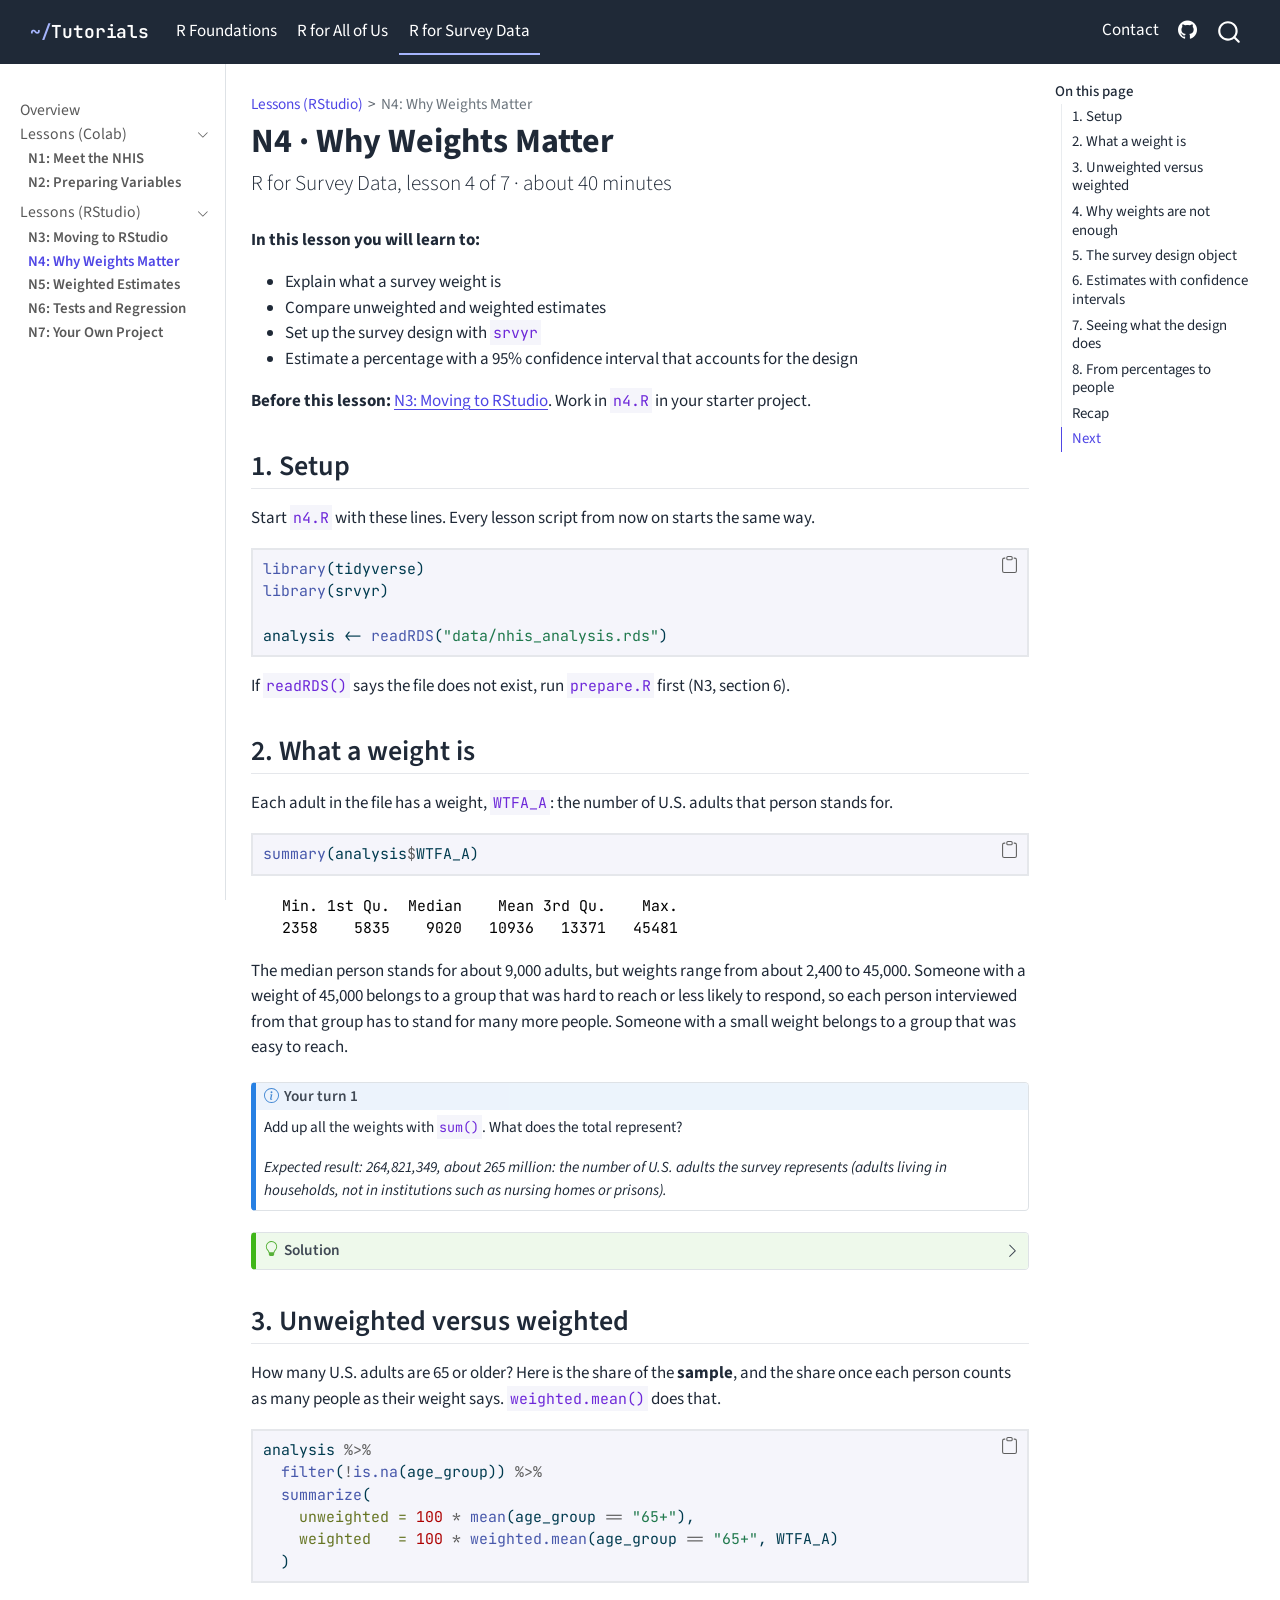
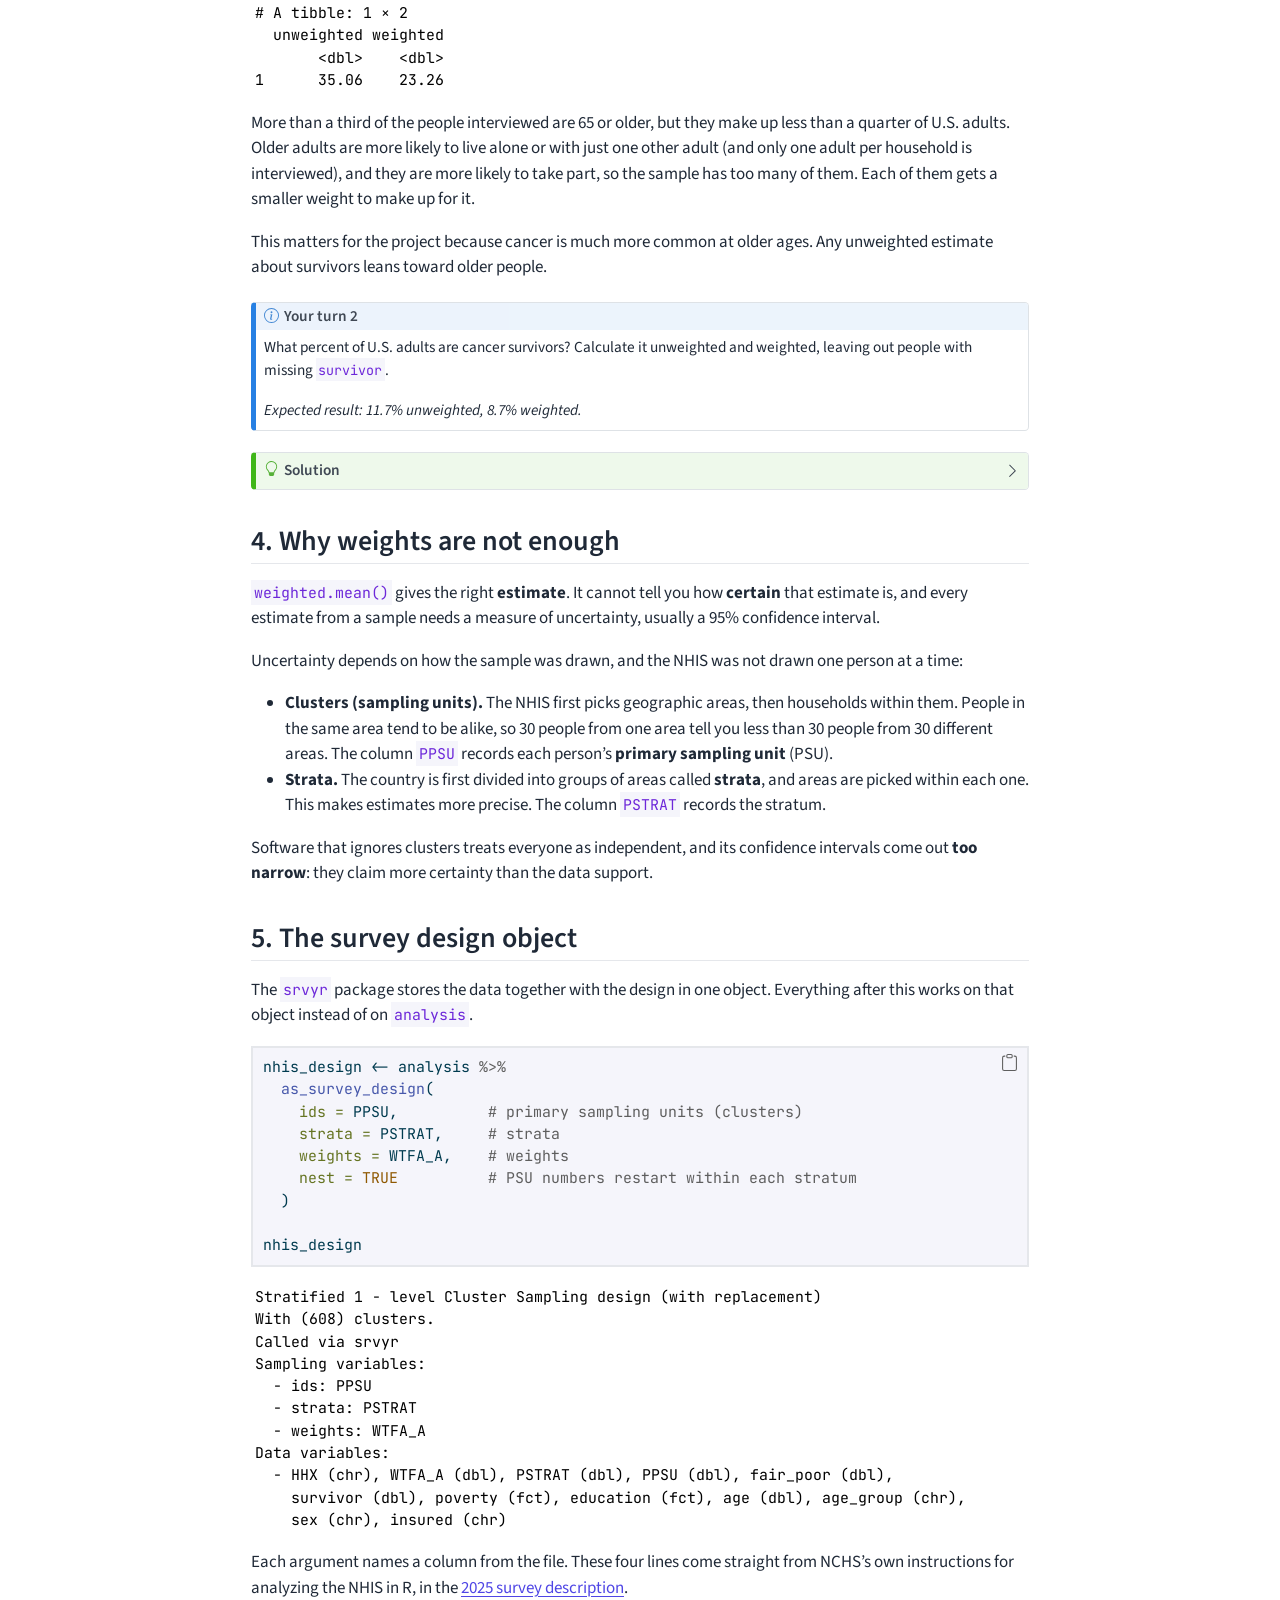
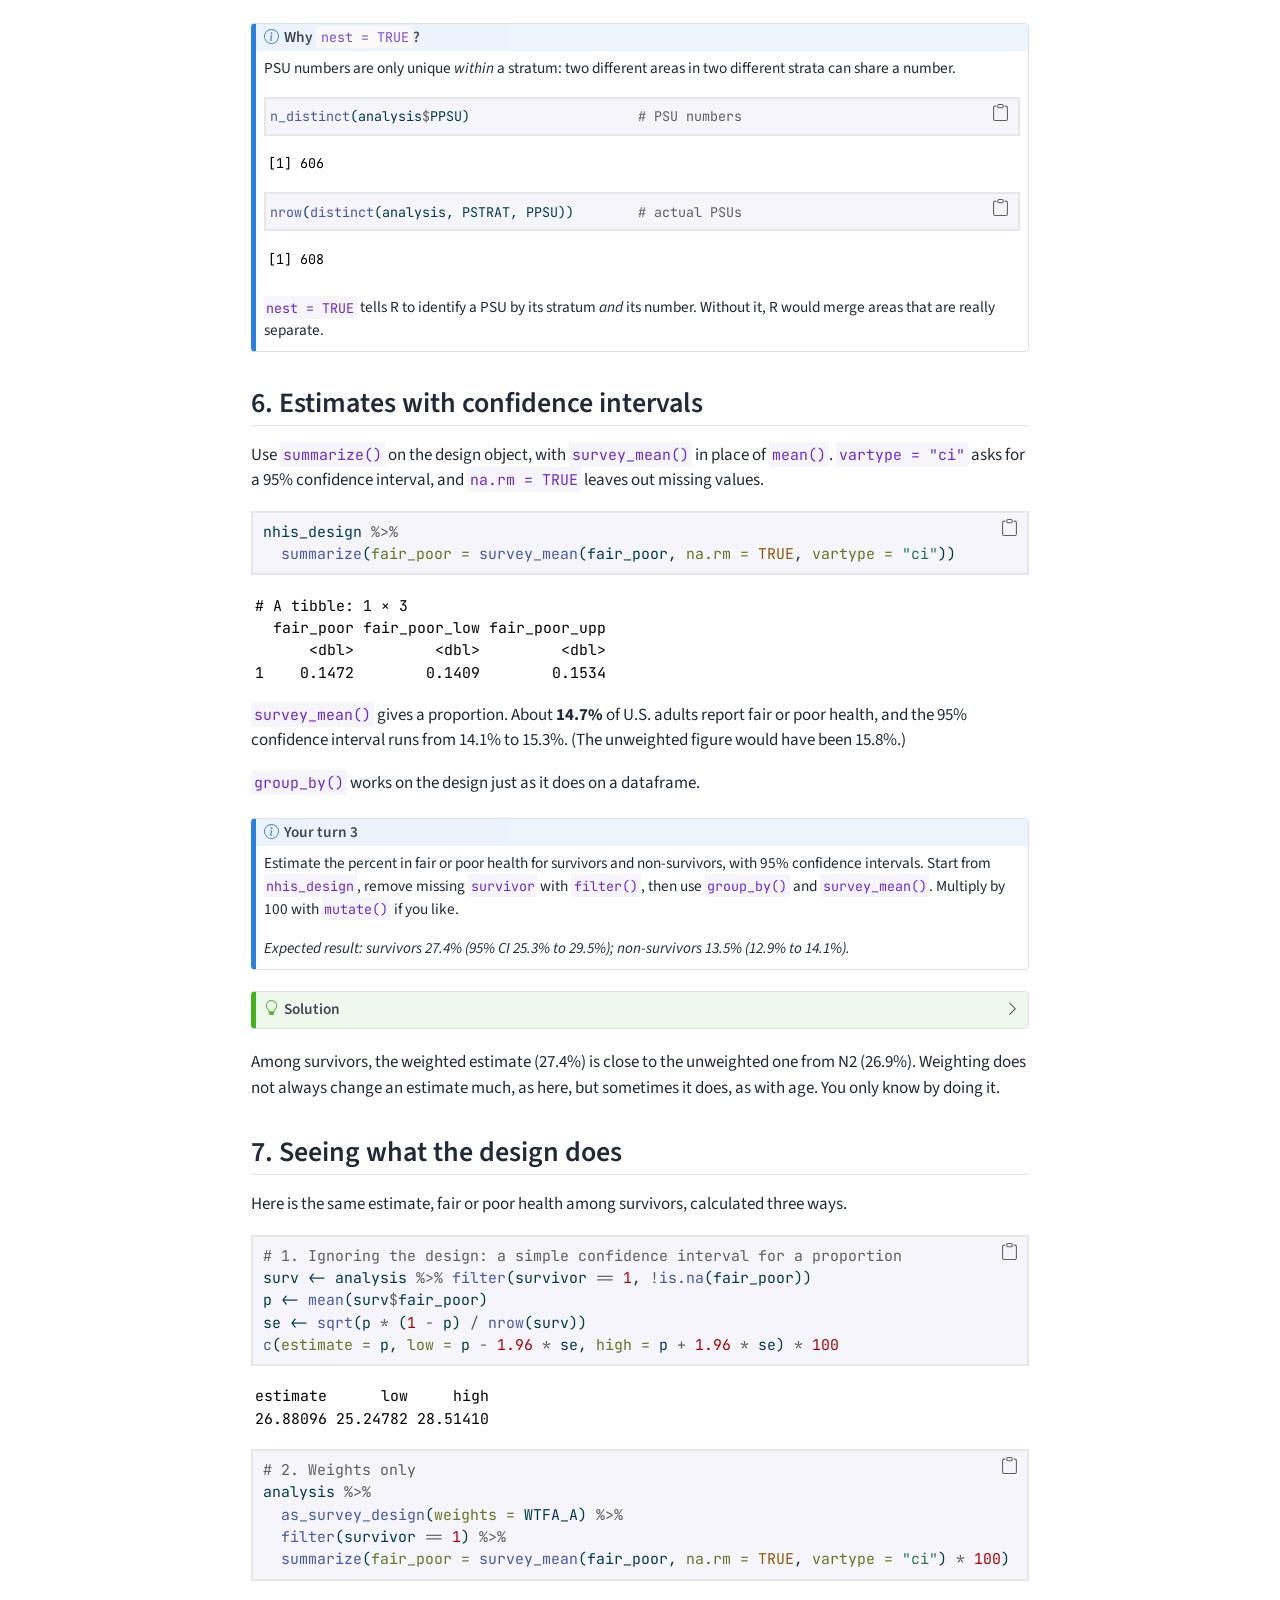
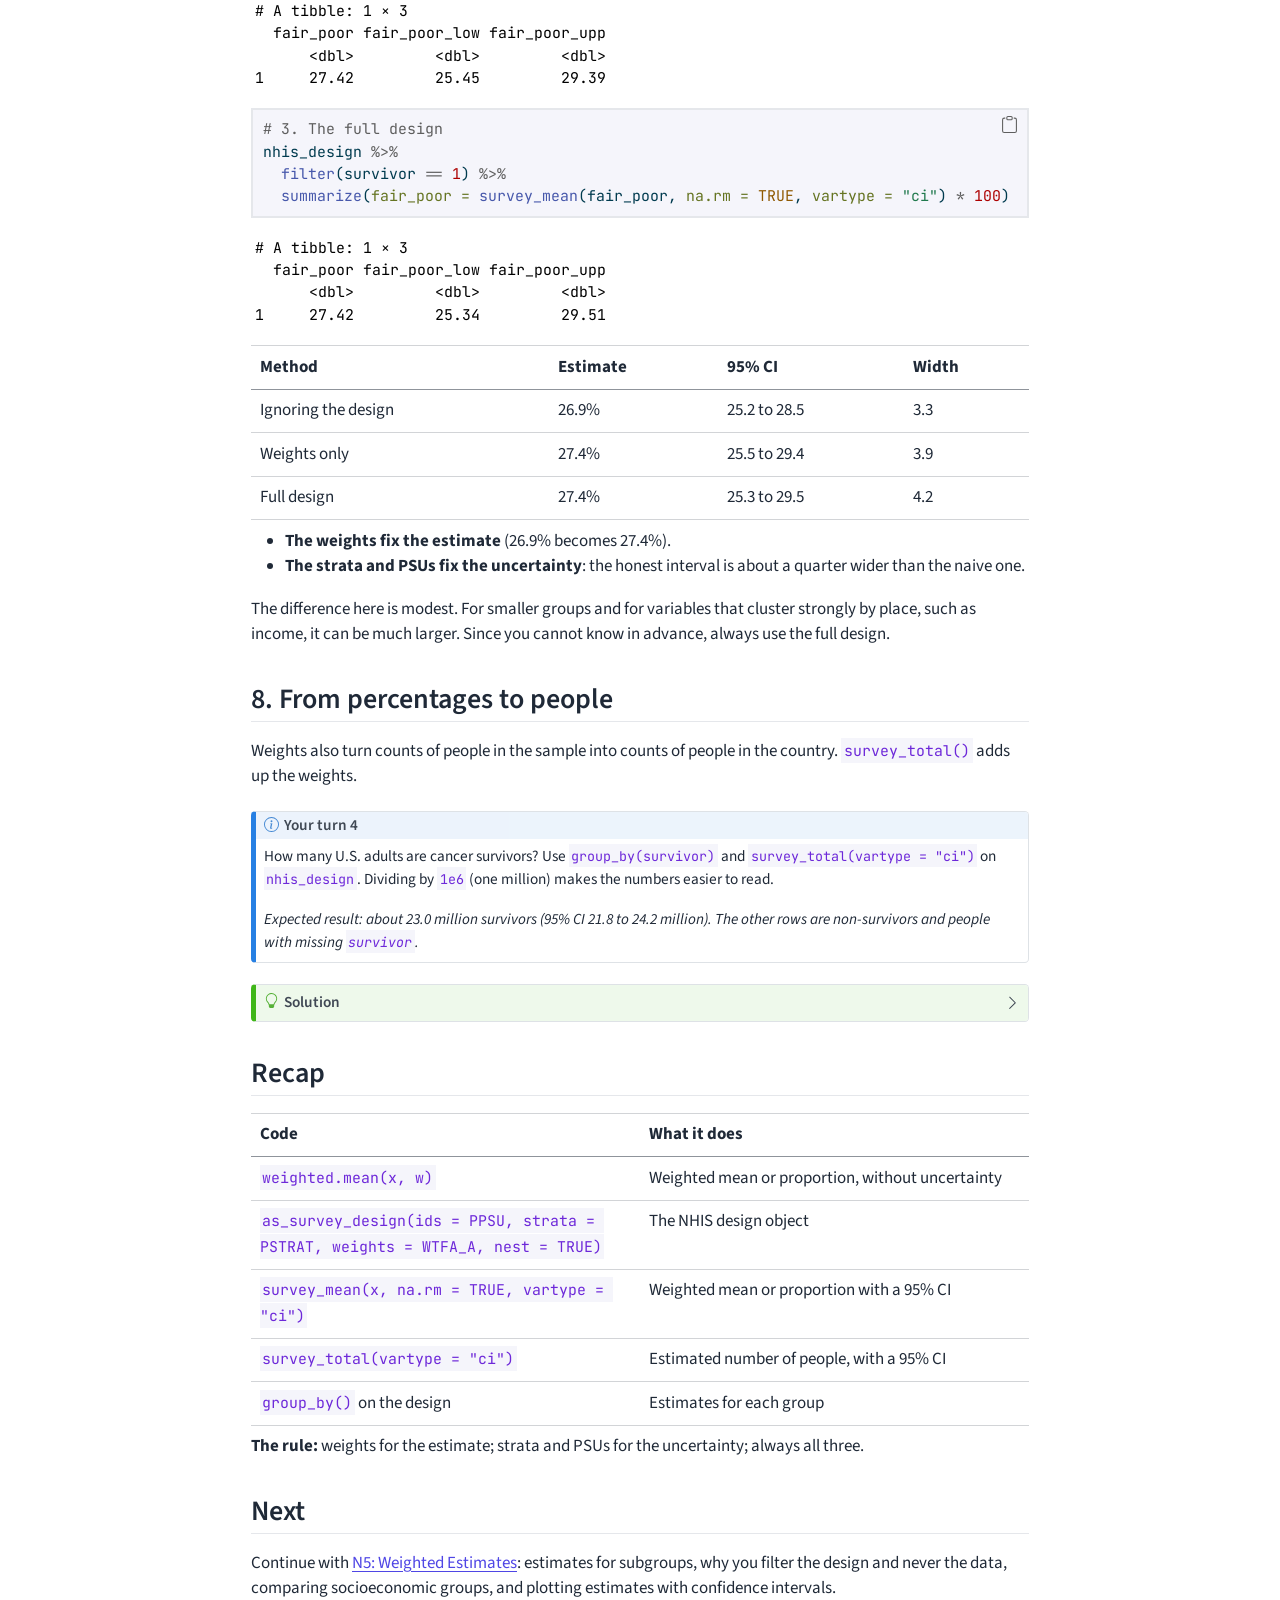
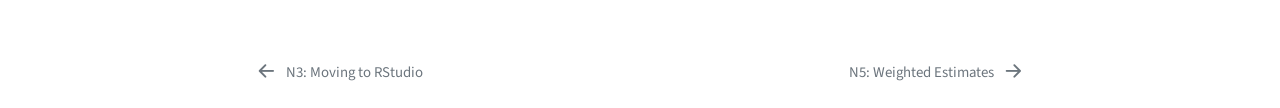
<file: survey/n4-weights.html>
<!DOCTYPE html>
<html xmlns="http://www.w3.org/1999/xhtml" lang="en" xml:lang="en"><head>

<meta charset="utf-8">
<meta name="generator" content="quarto-1.8.27">

<meta name="viewport" content="width=device-width, initial-scale=1.0, user-scalable=yes">


<title>N4 · Why Weights Matter – Tutorials</title>
<style>
code{white-space: pre-wrap;}
span.smallcaps{font-variant: small-caps;}
div.columns{display: flex; gap: min(4vw, 1.5em);}
div.column{flex: auto; overflow-x: auto;}
div.hanging-indent{margin-left: 1.5em; text-indent: -1.5em;}
ul.task-list{list-style: none;}
ul.task-list li input[type="checkbox"] {
  width: 0.8em;
  margin: 0 0.8em 0.2em -1em; /* quarto-specific, see https://github.com/quarto-dev/quarto-cli/issues/4556 */ 
  vertical-align: middle;
}
/* CSS for syntax highlighting */
html { -webkit-text-size-adjust: 100%; }
pre > code.sourceCode { white-space: pre; position: relative; }
pre > code.sourceCode > span { display: inline-block; line-height: 1.25; }
pre > code.sourceCode > span:empty { height: 1.2em; }
.sourceCode { overflow: visible; }
code.sourceCode > span { color: inherit; text-decoration: inherit; }
div.sourceCode { margin: 1em 0; }
pre.sourceCode { margin: 0; }
@media screen {
div.sourceCode { overflow: auto; }
}
@media print {
pre > code.sourceCode { white-space: pre-wrap; }
pre > code.sourceCode > span { text-indent: -5em; padding-left: 5em; }
}
pre.numberSource code
  { counter-reset: source-line 0; }
pre.numberSource code > span
  { position: relative; left: -4em; counter-increment: source-line; }
pre.numberSource code > span > a:first-child::before
  { content: counter(source-line);
    position: relative; left: -1em; text-align: right; vertical-align: baseline;
    border: none; display: inline-block;
    -webkit-touch-callout: none; -webkit-user-select: none;
    -khtml-user-select: none; -moz-user-select: none;
    -ms-user-select: none; user-select: none;
    padding: 0 4px; width: 4em;
  }
pre.numberSource { margin-left: 3em;  padding-left: 4px; }
div.sourceCode
  {   }
@media screen {
pre > code.sourceCode > span > a:first-child::before { text-decoration: underline; }
}
</style>


<script src="../site_libs/quarto-nav/quarto-nav.js"></script>
<script src="../site_libs/quarto-nav/headroom.min.js"></script>
<script src="../site_libs/clipboard/clipboard.min.js"></script>
<script src="../site_libs/quarto-search/autocomplete.umd.js"></script>
<script src="../site_libs/quarto-search/fuse.min.js"></script>
<script src="../site_libs/quarto-search/quarto-search.js"></script>
<meta name="quarto:offset" content="../">
<link href="../survey/n5-estimates.html" rel="next">
<link href="../survey/n3-rstudio.html" rel="prev">
<script src="../site_libs/quarto-html/quarto.js" type="module"></script>
<script src="../site_libs/quarto-html/tabsets/tabsets.js" type="module"></script>
<script src="../site_libs/quarto-html/axe/axe-check.js" type="module"></script>
<script src="../site_libs/quarto-html/popper.min.js"></script>
<script src="../site_libs/quarto-html/tippy.umd.min.js"></script>
<script src="../site_libs/quarto-html/anchor.min.js"></script>
<link href="../site_libs/quarto-html/tippy.css" rel="stylesheet">
<link href="../site_libs/quarto-html/quarto-syntax-highlighting-ff317ac08ddb1062a168758b579193b5.css" rel="stylesheet" id="quarto-text-highlighting-styles">
<script src="../site_libs/bootstrap/bootstrap.min.js"></script>
<link href="../site_libs/bootstrap/bootstrap-icons.css" rel="stylesheet">
<link href="../site_libs/bootstrap/bootstrap-cbd6ebf3d44eba1207b09f0a641f737e.min.css" rel="stylesheet" append-hash="true" id="quarto-bootstrap" data-mode="light">
<script id="quarto-search-options" type="application/json">{
  "location": "navbar",
  "copy-button": false,
  "collapse-after": 3,
  "panel-placement": "end",
  "type": "overlay",
  "limit": 50,
  "keyboard-shortcut": [
    "f",
    "/",
    "s"
  ],
  "show-item-context": false,
  "language": {
    "search-no-results-text": "No results",
    "search-matching-documents-text": "matching documents",
    "search-copy-link-title": "Copy link to search",
    "search-hide-matches-text": "Hide additional matches",
    "search-more-match-text": "more match in this document",
    "search-more-matches-text": "more matches in this document",
    "search-clear-button-title": "Clear",
    "search-text-placeholder": "",
    "search-detached-cancel-button-title": "Cancel",
    "search-submit-button-title": "Submit",
    "search-label": "Search"
  }
}</script>


</head>

<body class="nav-sidebar docked nav-fixed quarto-light">

<div id="quarto-search-results"></div>
  <header id="quarto-header" class="headroom fixed-top">
    <nav class="navbar navbar-expand-lg " data-bs-theme="dark">
      <div class="navbar-container container-fluid">
      <div class="navbar-brand-container mx-auto">
    <a class="navbar-brand" href="../index.html">
    <span class="navbar-title">Tutorials</span>
    </a>
  </div>
            <div id="quarto-search" class="" title="Search"></div>
          <button class="navbar-toggler" type="button" data-bs-toggle="collapse" data-bs-target="#navbarCollapse" aria-controls="navbarCollapse" role="menu" aria-expanded="false" aria-label="Toggle navigation" onclick="if (window.quartoToggleHeadroom) { window.quartoToggleHeadroom(); }">
  <span class="navbar-toggler-icon"></span>
</button>
          <div class="collapse navbar-collapse" id="navbarCollapse">
            <ul class="navbar-nav navbar-nav-scroll me-auto">
  <li class="nav-item">
    <a class="nav-link" href="../foundations/index.html"> 
<span class="menu-text">R Foundations</span></a>
  </li>  
  <li class="nav-item">
    <a class="nav-link" href="../aou/index.html"> 
<span class="menu-text">R for All of Us</span></a>
  </li>  
  <li class="nav-item">
    <a class="nav-link active" href="../survey/index.html" aria-current="page"> 
<span class="menu-text">R for Survey Data</span></a>
  </li>  
</ul>
            <ul class="navbar-nav navbar-nav-scroll ms-auto">
  <li class="nav-item">
    <a class="nav-link" href="../contact.html"> 
<span class="menu-text">Contact</span></a>
  </li>  
  <li class="nav-item compact">
    <a class="nav-link" href="https://github.com/icohr-lab/tutorials"> <i class="bi bi-github" role="img">
</i> 
<span class="menu-text"></span></a>
  </li>  
</ul>
          </div> <!-- /navcollapse -->
            <div class="quarto-navbar-tools">
</div>
      </div> <!-- /container-fluid -->
    </nav>
  <nav class="quarto-secondary-nav">
    <div class="container-fluid d-flex">
      <button type="button" class="quarto-btn-toggle btn" data-bs-toggle="collapse" role="button" data-bs-target=".quarto-sidebar-collapse-item" aria-controls="quarto-sidebar" aria-expanded="false" aria-label="Toggle sidebar navigation" onclick="if (window.quartoToggleHeadroom) { window.quartoToggleHeadroom(); }">
        <i class="bi bi-layout-text-sidebar-reverse"></i>
      </button>
        <nav class="quarto-page-breadcrumbs" aria-label="breadcrumb"><ol class="breadcrumb"><li class="breadcrumb-item"><a href="../survey/n3-rstudio.html">Lessons (RStudio)</a></li><li class="breadcrumb-item"><a href="../survey/n4-weights.html">N4: Why Weights Matter</a></li></ol></nav>
        <a class="flex-grow-1" role="navigation" data-bs-toggle="collapse" data-bs-target=".quarto-sidebar-collapse-item" aria-controls="quarto-sidebar" aria-expanded="false" aria-label="Toggle sidebar navigation" onclick="if (window.quartoToggleHeadroom) { window.quartoToggleHeadroom(); }">      
        </a>
    </div>
  </nav>
</header>
<!-- content -->
<div id="quarto-content" class="quarto-container page-columns page-rows-contents page-layout-article page-navbar">
<!-- sidebar -->
  <nav id="quarto-sidebar" class="sidebar collapse collapse-horizontal quarto-sidebar-collapse-item sidebar-navigation docked overflow-auto">
    <div class="sidebar-menu-container"> 
    <ul class="list-unstyled mt-1">
        <li class="sidebar-item">
  <div class="sidebar-item-container"> 
  <a href="../survey/index.html" class="sidebar-item-text sidebar-link">
 <span class="menu-text">Overview</span></a>
  </div>
</li>
        <li class="sidebar-item sidebar-item-section">
      <div class="sidebar-item-container"> 
            <a class="sidebar-item-text sidebar-link text-start" data-bs-toggle="collapse" data-bs-target="#quarto-sidebar-section-1" role="navigation" aria-expanded="true">
 <span class="menu-text">Lessons (Colab)</span></a>
          <a class="sidebar-item-toggle text-start" data-bs-toggle="collapse" data-bs-target="#quarto-sidebar-section-1" role="navigation" aria-expanded="true" aria-label="Toggle section">
            <i class="bi bi-chevron-right ms-2"></i>
          </a> 
      </div>
      <ul id="quarto-sidebar-section-1" class="collapse list-unstyled sidebar-section depth1 show">  
          <li class="sidebar-item">
  <div class="sidebar-item-container"> 
  <a href="https://colab.research.google.com/github/icohr-lab/tutorials/blob/main/notebooks/N1_Meet_the_NHIS.ipynb" class="sidebar-item-text sidebar-link">
 <span class="menu-text">N1: Meet the NHIS</span></a>
  </div>
</li>
          <li class="sidebar-item">
  <div class="sidebar-item-container"> 
  <a href="https://colab.research.google.com/github/icohr-lab/tutorials/blob/main/notebooks/N2_Preparing_Variables.ipynb" class="sidebar-item-text sidebar-link">
 <span class="menu-text">N2: Preparing Variables</span></a>
  </div>
</li>
      </ul>
  </li>
        <li class="sidebar-item sidebar-item-section">
      <div class="sidebar-item-container"> 
            <a class="sidebar-item-text sidebar-link text-start" data-bs-toggle="collapse" data-bs-target="#quarto-sidebar-section-2" role="navigation" aria-expanded="true">
 <span class="menu-text">Lessons (RStudio)</span></a>
          <a class="sidebar-item-toggle text-start" data-bs-toggle="collapse" data-bs-target="#quarto-sidebar-section-2" role="navigation" aria-expanded="true" aria-label="Toggle section">
            <i class="bi bi-chevron-right ms-2"></i>
          </a> 
      </div>
      <ul id="quarto-sidebar-section-2" class="collapse list-unstyled sidebar-section depth1 show">  
          <li class="sidebar-item">
  <div class="sidebar-item-container"> 
  <a href="../survey/n3-rstudio.html" class="sidebar-item-text sidebar-link">
 <span class="menu-text">N3: Moving to RStudio</span></a>
  </div>
</li>
          <li class="sidebar-item">
  <div class="sidebar-item-container"> 
  <a href="../survey/n4-weights.html" class="sidebar-item-text sidebar-link active">
 <span class="menu-text">N4: Why Weights Matter</span></a>
  </div>
</li>
          <li class="sidebar-item">
  <div class="sidebar-item-container"> 
  <a href="../survey/n5-estimates.html" class="sidebar-item-text sidebar-link">
 <span class="menu-text">N5: Weighted Estimates</span></a>
  </div>
</li>
          <li class="sidebar-item">
  <div class="sidebar-item-container"> 
  <a href="../survey/n6-regression.html" class="sidebar-item-text sidebar-link">
 <span class="menu-text">N6: Tests and Regression</span></a>
  </div>
</li>
          <li class="sidebar-item">
  <div class="sidebar-item-container"> 
  <a href="../survey/n7-project.html" class="sidebar-item-text sidebar-link">
 <span class="menu-text">N7: Your Own Project</span></a>
  </div>
</li>
      </ul>
  </li>
    </ul>
    </div>
</nav>
<div id="quarto-sidebar-glass" class="quarto-sidebar-collapse-item" data-bs-toggle="collapse" data-bs-target=".quarto-sidebar-collapse-item"></div>
<!-- margin-sidebar -->
    <div id="quarto-margin-sidebar" class="sidebar margin-sidebar">
        <nav id="TOC" role="doc-toc" class="toc-active">
    <h2 id="toc-title">On this page</h2>
   
  <ul>
  <li><a href="#setup" id="toc-setup" class="nav-link active" data-scroll-target="#setup">1. Setup</a></li>
  <li><a href="#what-a-weight-is" id="toc-what-a-weight-is" class="nav-link" data-scroll-target="#what-a-weight-is">2. What a weight is</a></li>
  <li><a href="#unweighted-versus-weighted" id="toc-unweighted-versus-weighted" class="nav-link" data-scroll-target="#unweighted-versus-weighted">3. Unweighted versus weighted</a></li>
  <li><a href="#why-weights-are-not-enough" id="toc-why-weights-are-not-enough" class="nav-link" data-scroll-target="#why-weights-are-not-enough">4. Why weights are not enough</a></li>
  <li><a href="#the-survey-design-object" id="toc-the-survey-design-object" class="nav-link" data-scroll-target="#the-survey-design-object">5. The survey design object</a></li>
  <li><a href="#estimates-with-confidence-intervals" id="toc-estimates-with-confidence-intervals" class="nav-link" data-scroll-target="#estimates-with-confidence-intervals">6. Estimates with confidence intervals</a></li>
  <li><a href="#seeing-what-the-design-does" id="toc-seeing-what-the-design-does" class="nav-link" data-scroll-target="#seeing-what-the-design-does">7. Seeing what the design does</a></li>
  <li><a href="#from-percentages-to-people" id="toc-from-percentages-to-people" class="nav-link" data-scroll-target="#from-percentages-to-people">8. From percentages to people</a></li>
  <li><a href="#recap" id="toc-recap" class="nav-link" data-scroll-target="#recap">Recap</a></li>
  <li><a href="#next" id="toc-next" class="nav-link" data-scroll-target="#next">Next</a></li>
  </ul>
</nav>
    </div>
<!-- main -->
<main class="content" id="quarto-document-content">

<header id="title-block-header" class="quarto-title-block default"><nav class="quarto-page-breadcrumbs quarto-title-breadcrumbs d-none d-lg-block" aria-label="breadcrumb"><ol class="breadcrumb"><li class="breadcrumb-item"><a href="../survey/n3-rstudio.html">Lessons (RStudio)</a></li><li class="breadcrumb-item"><a href="../survey/n4-weights.html">N4: Why Weights Matter</a></li></ol></nav>
<div class="quarto-title">
<h1 class="title">N4 · Why Weights Matter</h1>
<p class="subtitle lead">R for Survey Data, lesson 4 of 7 · about 40 minutes</p>
</div>



<div class="quarto-title-meta">

    
  
    
  </div>
  


</header>


<p><strong>In this lesson you will learn to:</strong></p>
<ul>
<li>Explain what a survey weight is</li>
<li>Compare unweighted and weighted estimates</li>
<li>Set up the survey design with <code>srvyr</code></li>
<li>Estimate a percentage with a 95% confidence interval that accounts for the design</li>
</ul>
<p><strong>Before this lesson:</strong> <a href="../survey/n3-rstudio.html">N3: Moving to RStudio</a>. Work in <code>n4.R</code> in your starter project.</p>
<section id="setup" class="level2">
<h2 class="anchored" data-anchor-id="setup">1. Setup</h2>
<p>Start <code>n4.R</code> with these lines. Every lesson script from now on starts the same way.</p>
<div class="cell">
<div class="code-copy-outer-scaffold"><div class="sourceCode cell-code" id="cb1"><pre class="sourceCode r code-with-copy"><code class="sourceCode r"><span id="cb1-1"><a href="#cb1-1" aria-hidden="true" tabindex="-1"></a><span class="fu">library</span>(tidyverse)</span>
<span id="cb1-2"><a href="#cb1-2" aria-hidden="true" tabindex="-1"></a><span class="fu">library</span>(srvyr)</span>
<span id="cb1-3"><a href="#cb1-3" aria-hidden="true" tabindex="-1"></a></span>
<span id="cb1-4"><a href="#cb1-4" aria-hidden="true" tabindex="-1"></a>analysis <span class="ot">&lt;-</span> <span class="fu">readRDS</span>(<span class="st">"data/nhis_analysis.rds"</span>)</span></code></pre></div><button title="Copy to Clipboard" class="code-copy-button"><i class="bi"></i></button></div>
</div>
<p>If <code>readRDS()</code> says the file does not exist, run <code>prepare.R</code> first (N3, section 6).</p>
</section>
<section id="what-a-weight-is" class="level2">
<h2 class="anchored" data-anchor-id="what-a-weight-is">2. What a weight is</h2>
<p>Each adult in the file has a weight, <code>WTFA_A</code>: the number of U.S. adults that person stands for.</p>
<div class="cell">
<div class="code-copy-outer-scaffold"><div class="sourceCode cell-code" id="cb2"><pre class="sourceCode r code-with-copy"><code class="sourceCode r"><span id="cb2-1"><a href="#cb2-1" aria-hidden="true" tabindex="-1"></a><span class="fu">summary</span>(analysis<span class="sc">$</span>WTFA_A)</span></code></pre></div><button title="Copy to Clipboard" class="code-copy-button"><i class="bi"></i></button></div>
<div class="cell-output cell-output-stdout">
<pre><code>   Min. 1st Qu.  Median    Mean 3rd Qu.    Max. 
   2358    5835    9020   10936   13371   45481 </code></pre>
</div>
</div>
<p>The median person stands for about 9,000 adults, but weights range from about 2,400 to 45,000. Someone with a weight of 45,000 belongs to a group that was hard to reach or less likely to respond, so each person interviewed from that group has to stand for many more people. Someone with a small weight belongs to a group that was easy to reach.</p>
<div class="callout callout-style-default callout-note callout-titled">
<div class="callout-header d-flex align-content-center">
<div class="callout-icon-container">
<i class="callout-icon"></i>
</div>
<div class="callout-title-container flex-fill">
<span class="screen-reader-only">Note</span>Your turn 1
</div>
</div>
<div class="callout-body-container callout-body">
<p>Add up all the weights with <code>sum()</code>. What does the total represent?</p>
<p><em>Expected result: 264,821,349, about 265 million: the number of U.S. adults the survey represents (adults living in households, not in institutions such as nursing homes or prisons).</em></p>
</div>
</div>
<div class="callout callout-style-default callout-tip callout-titled">
<div class="callout-header d-flex align-content-center collapsed" data-bs-toggle="collapse" data-bs-target=".callout-2-contents" aria-controls="callout-2" aria-expanded="false" aria-label="Toggle callout">
<div class="callout-icon-container">
<i class="callout-icon"></i>
</div>
<div class="callout-title-container flex-fill">
<span class="screen-reader-only">Tip</span>Solution
</div>
<div class="callout-btn-toggle d-inline-block border-0 py-1 ps-1 pe-0 float-end"><i class="callout-toggle"></i></div>
</div>
<div id="callout-2" class="callout-2-contents callout-collapse collapse">
<div class="callout-body-container callout-body">
<div class="cell">
<div class="code-copy-outer-scaffold"><div class="sourceCode cell-code" id="cb4"><pre class="sourceCode r code-with-copy"><code class="sourceCode r"><span id="cb4-1"><a href="#cb4-1" aria-hidden="true" tabindex="-1"></a><span class="fu">sum</span>(analysis<span class="sc">$</span>WTFA_A)</span></code></pre></div><button title="Copy to Clipboard" class="code-copy-button"><i class="bi"></i></button></div>
<div class="cell-output cell-output-stdout">
<pre><code>[1] 264821349</code></pre>
</div>
</div>
</div>
</div>
</div>
</section>
<section id="unweighted-versus-weighted" class="level2">
<h2 class="anchored" data-anchor-id="unweighted-versus-weighted">3. Unweighted versus weighted</h2>
<p>How many U.S. adults are 65 or older? Here is the share of the <strong>sample</strong>, and the share once each person counts as many people as their weight says. <code>weighted.mean()</code> does that.</p>
<div class="cell">
<div class="code-copy-outer-scaffold"><div class="sourceCode cell-code" id="cb6"><pre class="sourceCode r code-with-copy"><code class="sourceCode r"><span id="cb6-1"><a href="#cb6-1" aria-hidden="true" tabindex="-1"></a>analysis <span class="sc">%&gt;%</span></span>
<span id="cb6-2"><a href="#cb6-2" aria-hidden="true" tabindex="-1"></a>  <span class="fu">filter</span>(<span class="sc">!</span><span class="fu">is.na</span>(age_group)) <span class="sc">%&gt;%</span></span>
<span id="cb6-3"><a href="#cb6-3" aria-hidden="true" tabindex="-1"></a>  <span class="fu">summarize</span>(</span>
<span id="cb6-4"><a href="#cb6-4" aria-hidden="true" tabindex="-1"></a>    <span class="at">unweighted =</span> <span class="dv">100</span> <span class="sc">*</span> <span class="fu">mean</span>(age_group <span class="sc">==</span> <span class="st">"65+"</span>),</span>
<span id="cb6-5"><a href="#cb6-5" aria-hidden="true" tabindex="-1"></a>    <span class="at">weighted   =</span> <span class="dv">100</span> <span class="sc">*</span> <span class="fu">weighted.mean</span>(age_group <span class="sc">==</span> <span class="st">"65+"</span>, WTFA_A)</span>
<span id="cb6-6"><a href="#cb6-6" aria-hidden="true" tabindex="-1"></a>  )</span></code></pre></div><button title="Copy to Clipboard" class="code-copy-button"><i class="bi"></i></button></div>
<div class="cell-output cell-output-stdout">
<pre><code># A tibble: 1 × 2
  unweighted weighted
       &lt;dbl&gt;    &lt;dbl&gt;
1      35.06    23.26</code></pre>
</div>
</div>
<p>More than a third of the people interviewed are 65 or older, but they make up less than a quarter of U.S. adults. Older adults are more likely to live alone or with just one other adult (and only one adult per household is interviewed), and they are more likely to take part, so the sample has too many of them. Each of them gets a smaller weight to make up for it.</p>
<p>This matters for the project because cancer is much more common at older ages. Any unweighted estimate about survivors leans toward older people.</p>
<div class="callout callout-style-default callout-note callout-titled">
<div class="callout-header d-flex align-content-center">
<div class="callout-icon-container">
<i class="callout-icon"></i>
</div>
<div class="callout-title-container flex-fill">
<span class="screen-reader-only">Note</span>Your turn 2
</div>
</div>
<div class="callout-body-container callout-body">
<p>What percent of U.S. adults are cancer survivors? Calculate it unweighted and weighted, leaving out people with missing <code>survivor</code>.</p>
<p><em>Expected result: 11.7% unweighted, 8.7% weighted.</em></p>
</div>
</div>
<div class="callout callout-style-default callout-tip callout-titled">
<div class="callout-header d-flex align-content-center collapsed" data-bs-toggle="collapse" data-bs-target=".callout-4-contents" aria-controls="callout-4" aria-expanded="false" aria-label="Toggle callout">
<div class="callout-icon-container">
<i class="callout-icon"></i>
</div>
<div class="callout-title-container flex-fill">
<span class="screen-reader-only">Tip</span>Solution
</div>
<div class="callout-btn-toggle d-inline-block border-0 py-1 ps-1 pe-0 float-end"><i class="callout-toggle"></i></div>
</div>
<div id="callout-4" class="callout-4-contents callout-collapse collapse">
<div class="callout-body-container callout-body">
<div class="cell">
<div class="code-copy-outer-scaffold"><div class="sourceCode cell-code" id="cb8"><pre class="sourceCode r code-with-copy"><code class="sourceCode r"><span id="cb8-1"><a href="#cb8-1" aria-hidden="true" tabindex="-1"></a>analysis <span class="sc">%&gt;%</span></span>
<span id="cb8-2"><a href="#cb8-2" aria-hidden="true" tabindex="-1"></a>  <span class="fu">filter</span>(<span class="sc">!</span><span class="fu">is.na</span>(survivor)) <span class="sc">%&gt;%</span></span>
<span id="cb8-3"><a href="#cb8-3" aria-hidden="true" tabindex="-1"></a>  <span class="fu">summarize</span>(</span>
<span id="cb8-4"><a href="#cb8-4" aria-hidden="true" tabindex="-1"></a>    <span class="at">unweighted =</span> <span class="dv">100</span> <span class="sc">*</span> <span class="fu">mean</span>(survivor),</span>
<span id="cb8-5"><a href="#cb8-5" aria-hidden="true" tabindex="-1"></a>    <span class="at">weighted   =</span> <span class="dv">100</span> <span class="sc">*</span> <span class="fu">weighted.mean</span>(survivor, WTFA_A)</span>
<span id="cb8-6"><a href="#cb8-6" aria-hidden="true" tabindex="-1"></a>  )</span></code></pre></div><button title="Copy to Clipboard" class="code-copy-button"><i class="bi"></i></button></div>
<div class="cell-output cell-output-stdout">
<pre><code># A tibble: 1 × 2
  unweighted weighted
       &lt;dbl&gt;    &lt;dbl&gt;
1      11.72    8.703</code></pre>
</div>
</div>
</div>
</div>
</div>
</section>
<section id="why-weights-are-not-enough" class="level2">
<h2 class="anchored" data-anchor-id="why-weights-are-not-enough">4. Why weights are not enough</h2>
<p><code>weighted.mean()</code> gives the right <strong>estimate</strong>. It cannot tell you how <strong>certain</strong> that estimate is, and every estimate from a sample needs a measure of uncertainty, usually a 95% confidence interval.</p>
<p>Uncertainty depends on how the sample was drawn, and the NHIS was not drawn one person at a time:</p>
<ul>
<li><strong>Clusters (sampling units).</strong> The NHIS first picks geographic areas, then households within them. People in the same area tend to be alike, so 30 people from one area tell you less than 30 people from 30 different areas. The column <code>PPSU</code> records each person’s <strong>primary sampling unit</strong> (PSU).</li>
<li><strong>Strata.</strong> The country is first divided into groups of areas called <strong>strata</strong>, and areas are picked within each one. This makes estimates more precise. The column <code>PSTRAT</code> records the stratum.</li>
</ul>
<p>Software that ignores clusters treats everyone as independent, and its confidence intervals come out <strong>too narrow</strong>: they claim more certainty than the data support.</p>
</section>
<section id="the-survey-design-object" class="level2">
<h2 class="anchored" data-anchor-id="the-survey-design-object">5. The survey design object</h2>
<p>The <code>srvyr</code> package stores the data together with the design in one object. Everything after this works on that object instead of on <code>analysis</code>.</p>
<div class="cell">
<div class="code-copy-outer-scaffold"><div class="sourceCode cell-code" id="cb10"><pre class="sourceCode r code-with-copy"><code class="sourceCode r"><span id="cb10-1"><a href="#cb10-1" aria-hidden="true" tabindex="-1"></a>nhis_design <span class="ot">&lt;-</span> analysis <span class="sc">%&gt;%</span></span>
<span id="cb10-2"><a href="#cb10-2" aria-hidden="true" tabindex="-1"></a>  <span class="fu">as_survey_design</span>(</span>
<span id="cb10-3"><a href="#cb10-3" aria-hidden="true" tabindex="-1"></a>    <span class="at">ids =</span> PPSU,          <span class="co"># primary sampling units (clusters)</span></span>
<span id="cb10-4"><a href="#cb10-4" aria-hidden="true" tabindex="-1"></a>    <span class="at">strata =</span> PSTRAT,     <span class="co"># strata</span></span>
<span id="cb10-5"><a href="#cb10-5" aria-hidden="true" tabindex="-1"></a>    <span class="at">weights =</span> WTFA_A,    <span class="co"># weights</span></span>
<span id="cb10-6"><a href="#cb10-6" aria-hidden="true" tabindex="-1"></a>    <span class="at">nest =</span> <span class="cn">TRUE</span>          <span class="co"># PSU numbers restart within each stratum</span></span>
<span id="cb10-7"><a href="#cb10-7" aria-hidden="true" tabindex="-1"></a>  )</span>
<span id="cb10-8"><a href="#cb10-8" aria-hidden="true" tabindex="-1"></a></span>
<span id="cb10-9"><a href="#cb10-9" aria-hidden="true" tabindex="-1"></a>nhis_design</span></code></pre></div><button title="Copy to Clipboard" class="code-copy-button"><i class="bi"></i></button></div>
<div class="cell-output cell-output-stdout">
<pre><code>Stratified 1 - level Cluster Sampling design (with replacement)
With (608) clusters.
Called via srvyr
Sampling variables:
  - ids: PPSU 
  - strata: PSTRAT 
  - weights: WTFA_A 
Data variables: 
  - HHX (chr), WTFA_A (dbl), PSTRAT (dbl), PPSU (dbl), fair_poor (dbl),
    survivor (dbl), poverty (fct), education (fct), age (dbl), age_group (chr),
    sex (chr), insured (chr)</code></pre>
</div>
</div>
<p>Each argument names a column from the file. These four lines come straight from NCHS’s own instructions for analyzing the NHIS in R, in the <a href="https://ftp.cdc.gov/pub/Health_Statistics/NCHS/Dataset_Documentation/NHIS/2025/srvydesc-508.pdf">2025 survey description</a>.</p>
<div class="callout callout-style-default callout-note callout-titled">
<div class="callout-header d-flex align-content-center">
<div class="callout-icon-container">
<i class="callout-icon"></i>
</div>
<div class="callout-title-container flex-fill">
<span class="screen-reader-only">Note</span>Why <code>nest = TRUE</code>?
</div>
</div>
<div class="callout-body-container callout-body">
<p>PSU numbers are only unique <em>within</em> a stratum: two different areas in two different strata can share a number.</p>
<div class="cell">
<div class="code-copy-outer-scaffold"><div class="sourceCode cell-code" id="cb12"><pre class="sourceCode r code-with-copy"><code class="sourceCode r"><span id="cb12-1"><a href="#cb12-1" aria-hidden="true" tabindex="-1"></a><span class="fu">n_distinct</span>(analysis<span class="sc">$</span>PPSU)                     <span class="co"># PSU numbers</span></span></code></pre></div><button title="Copy to Clipboard" class="code-copy-button"><i class="bi"></i></button></div>
<div class="cell-output cell-output-stdout">
<pre><code>[1] 606</code></pre>
</div>
<div class="code-copy-outer-scaffold"><div class="sourceCode cell-code" id="cb14"><pre class="sourceCode r code-with-copy"><code class="sourceCode r"><span id="cb14-1"><a href="#cb14-1" aria-hidden="true" tabindex="-1"></a><span class="fu">nrow</span>(<span class="fu">distinct</span>(analysis, PSTRAT, PPSU))        <span class="co"># actual PSUs</span></span></code></pre></div><button title="Copy to Clipboard" class="code-copy-button"><i class="bi"></i></button></div>
<div class="cell-output cell-output-stdout">
<pre><code>[1] 608</code></pre>
</div>
</div>
<p><code>nest = TRUE</code> tells R to identify a PSU by its stratum <em>and</em> its number. Without it, R would merge areas that are really separate.</p>
</div>
</div>
</section>
<section id="estimates-with-confidence-intervals" class="level2">
<h2 class="anchored" data-anchor-id="estimates-with-confidence-intervals">6. Estimates with confidence intervals</h2>
<p>Use <code>summarize()</code> on the design object, with <code>survey_mean()</code> in place of <code>mean()</code>. <code>vartype = "ci"</code> asks for a 95% confidence interval, and <code>na.rm = TRUE</code> leaves out missing values.</p>
<div class="cell">
<div class="code-copy-outer-scaffold"><div class="sourceCode cell-code" id="cb16"><pre class="sourceCode r code-with-copy"><code class="sourceCode r"><span id="cb16-1"><a href="#cb16-1" aria-hidden="true" tabindex="-1"></a>nhis_design <span class="sc">%&gt;%</span></span>
<span id="cb16-2"><a href="#cb16-2" aria-hidden="true" tabindex="-1"></a>  <span class="fu">summarize</span>(<span class="at">fair_poor =</span> <span class="fu">survey_mean</span>(fair_poor, <span class="at">na.rm =</span> <span class="cn">TRUE</span>, <span class="at">vartype =</span> <span class="st">"ci"</span>))</span></code></pre></div><button title="Copy to Clipboard" class="code-copy-button"><i class="bi"></i></button></div>
<div class="cell-output cell-output-stdout">
<pre><code># A tibble: 1 × 3
  fair_poor fair_poor_low fair_poor_upp
      &lt;dbl&gt;         &lt;dbl&gt;         &lt;dbl&gt;
1    0.1472        0.1409        0.1534</code></pre>
</div>
</div>
<p><code>survey_mean()</code> gives a proportion. About <strong>14.7%</strong> of U.S. adults report fair or poor health, and the 95% confidence interval runs from 14.1% to 15.3%. (The unweighted figure would have been 15.8%.)</p>
<p><code>group_by()</code> works on the design just as it does on a dataframe.</p>
<div class="callout callout-style-default callout-note callout-titled">
<div class="callout-header d-flex align-content-center">
<div class="callout-icon-container">
<i class="callout-icon"></i>
</div>
<div class="callout-title-container flex-fill">
<span class="screen-reader-only">Note</span>Your turn 3
</div>
</div>
<div class="callout-body-container callout-body">
<p>Estimate the percent in fair or poor health for survivors and non-survivors, with 95% confidence intervals. Start from <code>nhis_design</code>, remove missing <code>survivor</code> with <code>filter()</code>, then use <code>group_by()</code> and <code>survey_mean()</code>. Multiply by 100 with <code>mutate()</code> if you like.</p>
<p><em>Expected result: survivors 27.4% (95% CI 25.3% to 29.5%); non-survivors 13.5% (12.9% to 14.1%).</em></p>
</div>
</div>
<div class="callout callout-style-default callout-tip callout-titled">
<div class="callout-header d-flex align-content-center collapsed" data-bs-toggle="collapse" data-bs-target=".callout-7-contents" aria-controls="callout-7" aria-expanded="false" aria-label="Toggle callout">
<div class="callout-icon-container">
<i class="callout-icon"></i>
</div>
<div class="callout-title-container flex-fill">
<span class="screen-reader-only">Tip</span>Solution
</div>
<div class="callout-btn-toggle d-inline-block border-0 py-1 ps-1 pe-0 float-end"><i class="callout-toggle"></i></div>
</div>
<div id="callout-7" class="callout-7-contents callout-collapse collapse">
<div class="callout-body-container callout-body">
<div class="cell">
<div class="code-copy-outer-scaffold"><div class="sourceCode cell-code" id="cb18"><pre class="sourceCode r code-with-copy"><code class="sourceCode r"><span id="cb18-1"><a href="#cb18-1" aria-hidden="true" tabindex="-1"></a>nhis_design <span class="sc">%&gt;%</span></span>
<span id="cb18-2"><a href="#cb18-2" aria-hidden="true" tabindex="-1"></a>  <span class="fu">filter</span>(<span class="sc">!</span><span class="fu">is.na</span>(survivor)) <span class="sc">%&gt;%</span></span>
<span id="cb18-3"><a href="#cb18-3" aria-hidden="true" tabindex="-1"></a>  <span class="fu">group_by</span>(survivor) <span class="sc">%&gt;%</span></span>
<span id="cb18-4"><a href="#cb18-4" aria-hidden="true" tabindex="-1"></a>  <span class="fu">summarize</span>(<span class="at">fair_poor =</span> <span class="fu">survey_mean</span>(fair_poor, <span class="at">na.rm =</span> <span class="cn">TRUE</span>, <span class="at">vartype =</span> <span class="st">"ci"</span>)) <span class="sc">%&gt;%</span></span>
<span id="cb18-5"><a href="#cb18-5" aria-hidden="true" tabindex="-1"></a>  <span class="fu">mutate</span>(<span class="fu">across</span>(<span class="fu">starts_with</span>(<span class="st">"fair_poor"</span>), <span class="sc">~</span> <span class="dv">100</span> <span class="sc">*</span> .x))</span></code></pre></div><button title="Copy to Clipboard" class="code-copy-button"><i class="bi"></i></button></div>
<div class="cell-output cell-output-stdout">
<pre><code># A tibble: 2 × 4
  survivor fair_poor fair_poor_low fair_poor_upp
     &lt;dbl&gt;     &lt;dbl&gt;         &lt;dbl&gt;         &lt;dbl&gt;
1        0     13.50         12.87         14.14
2        1     27.42         25.34         29.51</code></pre>
</div>
</div>
<p><code>across(starts_with("fair_poor"), ~ 100 * .x)</code> multiplies every column whose name starts with <code>fair_poor</code> (the estimate and both limits) by 100.</p>
</div>
</div>
</div>
<p>Among survivors, the weighted estimate (27.4%) is close to the unweighted one from N2 (26.9%). Weighting does not always change an estimate much, as here, but sometimes it does, as with age. You only know by doing it.</p>
</section>
<section id="seeing-what-the-design-does" class="level2">
<h2 class="anchored" data-anchor-id="seeing-what-the-design-does">7. Seeing what the design does</h2>
<p>Here is the same estimate, fair or poor health among survivors, calculated three ways.</p>
<div class="cell">
<div class="code-copy-outer-scaffold"><div class="sourceCode cell-code" id="cb20"><pre class="sourceCode r code-with-copy"><code class="sourceCode r"><span id="cb20-1"><a href="#cb20-1" aria-hidden="true" tabindex="-1"></a><span class="co"># 1. Ignoring the design: a simple confidence interval for a proportion</span></span>
<span id="cb20-2"><a href="#cb20-2" aria-hidden="true" tabindex="-1"></a>surv <span class="ot">&lt;-</span> analysis <span class="sc">%&gt;%</span> <span class="fu">filter</span>(survivor <span class="sc">==</span> <span class="dv">1</span>, <span class="sc">!</span><span class="fu">is.na</span>(fair_poor))</span>
<span id="cb20-3"><a href="#cb20-3" aria-hidden="true" tabindex="-1"></a>p <span class="ot">&lt;-</span> <span class="fu">mean</span>(surv<span class="sc">$</span>fair_poor)</span>
<span id="cb20-4"><a href="#cb20-4" aria-hidden="true" tabindex="-1"></a>se <span class="ot">&lt;-</span> <span class="fu">sqrt</span>(p <span class="sc">*</span> (<span class="dv">1</span> <span class="sc">-</span> p) <span class="sc">/</span> <span class="fu">nrow</span>(surv))</span>
<span id="cb20-5"><a href="#cb20-5" aria-hidden="true" tabindex="-1"></a><span class="fu">c</span>(<span class="at">estimate =</span> p, <span class="at">low =</span> p <span class="sc">-</span> <span class="fl">1.96</span> <span class="sc">*</span> se, <span class="at">high =</span> p <span class="sc">+</span> <span class="fl">1.96</span> <span class="sc">*</span> se) <span class="sc">*</span> <span class="dv">100</span></span></code></pre></div><button title="Copy to Clipboard" class="code-copy-button"><i class="bi"></i></button></div>
<div class="cell-output cell-output-stdout">
<pre><code>estimate      low     high 
26.88096 25.24782 28.51410 </code></pre>
</div>
<div class="code-copy-outer-scaffold"><div class="sourceCode cell-code" id="cb22"><pre class="sourceCode r code-with-copy"><code class="sourceCode r"><span id="cb22-1"><a href="#cb22-1" aria-hidden="true" tabindex="-1"></a><span class="co"># 2. Weights only</span></span>
<span id="cb22-2"><a href="#cb22-2" aria-hidden="true" tabindex="-1"></a>analysis <span class="sc">%&gt;%</span></span>
<span id="cb22-3"><a href="#cb22-3" aria-hidden="true" tabindex="-1"></a>  <span class="fu">as_survey_design</span>(<span class="at">weights =</span> WTFA_A) <span class="sc">%&gt;%</span></span>
<span id="cb22-4"><a href="#cb22-4" aria-hidden="true" tabindex="-1"></a>  <span class="fu">filter</span>(survivor <span class="sc">==</span> <span class="dv">1</span>) <span class="sc">%&gt;%</span></span>
<span id="cb22-5"><a href="#cb22-5" aria-hidden="true" tabindex="-1"></a>  <span class="fu">summarize</span>(<span class="at">fair_poor =</span> <span class="fu">survey_mean</span>(fair_poor, <span class="at">na.rm =</span> <span class="cn">TRUE</span>, <span class="at">vartype =</span> <span class="st">"ci"</span>) <span class="sc">*</span> <span class="dv">100</span>)</span></code></pre></div><button title="Copy to Clipboard" class="code-copy-button"><i class="bi"></i></button></div>
<div class="cell-output cell-output-stdout">
<pre><code># A tibble: 1 × 3
  fair_poor fair_poor_low fair_poor_upp
      &lt;dbl&gt;         &lt;dbl&gt;         &lt;dbl&gt;
1     27.42         25.45         29.39</code></pre>
</div>
<div class="code-copy-outer-scaffold"><div class="sourceCode cell-code" id="cb24"><pre class="sourceCode r code-with-copy"><code class="sourceCode r"><span id="cb24-1"><a href="#cb24-1" aria-hidden="true" tabindex="-1"></a><span class="co"># 3. The full design</span></span>
<span id="cb24-2"><a href="#cb24-2" aria-hidden="true" tabindex="-1"></a>nhis_design <span class="sc">%&gt;%</span></span>
<span id="cb24-3"><a href="#cb24-3" aria-hidden="true" tabindex="-1"></a>  <span class="fu">filter</span>(survivor <span class="sc">==</span> <span class="dv">1</span>) <span class="sc">%&gt;%</span></span>
<span id="cb24-4"><a href="#cb24-4" aria-hidden="true" tabindex="-1"></a>  <span class="fu">summarize</span>(<span class="at">fair_poor =</span> <span class="fu">survey_mean</span>(fair_poor, <span class="at">na.rm =</span> <span class="cn">TRUE</span>, <span class="at">vartype =</span> <span class="st">"ci"</span>) <span class="sc">*</span> <span class="dv">100</span>)</span></code></pre></div><button title="Copy to Clipboard" class="code-copy-button"><i class="bi"></i></button></div>
<div class="cell-output cell-output-stdout">
<pre><code># A tibble: 1 × 3
  fair_poor fair_poor_low fair_poor_upp
      &lt;dbl&gt;         &lt;dbl&gt;         &lt;dbl&gt;
1     27.42         25.34         29.51</code></pre>
</div>
</div>
<table class="caption-top table">
<thead>
<tr class="header">
<th>Method</th>
<th>Estimate</th>
<th>95% CI</th>
<th>Width</th>
</tr>
</thead>
<tbody>
<tr class="odd">
<td>Ignoring the design</td>
<td>26.9%</td>
<td>25.2 to 28.5</td>
<td>3.3</td>
</tr>
<tr class="even">
<td>Weights only</td>
<td>27.4%</td>
<td>25.5 to 29.4</td>
<td>3.9</td>
</tr>
<tr class="odd">
<td>Full design</td>
<td>27.4%</td>
<td>25.3 to 29.5</td>
<td>4.2</td>
</tr>
</tbody>
</table>
<ul>
<li><strong>The weights fix the estimate</strong> (26.9% becomes 27.4%).</li>
<li><strong>The strata and PSUs fix the uncertainty</strong>: the honest interval is about a quarter wider than the naive one.</li>
</ul>
<p>The difference here is modest. For smaller groups and for variables that cluster strongly by place, such as income, it can be much larger. Since you cannot know in advance, always use the full design.</p>
</section>
<section id="from-percentages-to-people" class="level2">
<h2 class="anchored" data-anchor-id="from-percentages-to-people">8. From percentages to people</h2>
<p>Weights also turn counts of people in the sample into counts of people in the country. <code>survey_total()</code> adds up the weights.</p>
<div class="callout callout-style-default callout-note callout-titled">
<div class="callout-header d-flex align-content-center">
<div class="callout-icon-container">
<i class="callout-icon"></i>
</div>
<div class="callout-title-container flex-fill">
<span class="screen-reader-only">Note</span>Your turn 4
</div>
</div>
<div class="callout-body-container callout-body">
<p>How many U.S. adults are cancer survivors? Use <code>group_by(survivor)</code> and <code>survey_total(vartype = "ci")</code> on <code>nhis_design</code>. Dividing by <code>1e6</code> (one million) makes the numbers easier to read.</p>
<p><em>Expected result: about 23.0 million survivors (95% CI 21.8 to 24.2 million). The other rows are non-survivors and people with missing <code>survivor</code>.</em></p>
</div>
</div>
<div class="callout callout-style-default callout-tip callout-titled">
<div class="callout-header d-flex align-content-center collapsed" data-bs-toggle="collapse" data-bs-target=".callout-9-contents" aria-controls="callout-9" aria-expanded="false" aria-label="Toggle callout">
<div class="callout-icon-container">
<i class="callout-icon"></i>
</div>
<div class="callout-title-container flex-fill">
<span class="screen-reader-only">Tip</span>Solution
</div>
<div class="callout-btn-toggle d-inline-block border-0 py-1 ps-1 pe-0 float-end"><i class="callout-toggle"></i></div>
</div>
<div id="callout-9" class="callout-9-contents callout-collapse collapse">
<div class="callout-body-container callout-body">
<div class="cell">
<div class="code-copy-outer-scaffold"><div class="sourceCode cell-code" id="cb26"><pre class="sourceCode r code-with-copy"><code class="sourceCode r"><span id="cb26-1"><a href="#cb26-1" aria-hidden="true" tabindex="-1"></a>nhis_design <span class="sc">%&gt;%</span></span>
<span id="cb26-2"><a href="#cb26-2" aria-hidden="true" tabindex="-1"></a>  <span class="fu">group_by</span>(survivor) <span class="sc">%&gt;%</span></span>
<span id="cb26-3"><a href="#cb26-3" aria-hidden="true" tabindex="-1"></a>  <span class="fu">summarize</span>(<span class="at">adults =</span> <span class="fu">survey_total</span>(<span class="at">vartype =</span> <span class="st">"ci"</span>)) <span class="sc">%&gt;%</span></span>
<span id="cb26-4"><a href="#cb26-4" aria-hidden="true" tabindex="-1"></a>  <span class="fu">mutate</span>(<span class="fu">across</span>(<span class="fu">starts_with</span>(<span class="st">"adults"</span>), <span class="sc">~</span> .x <span class="sc">/</span> <span class="fl">1e6</span>))   <span class="co"># in millions</span></span></code></pre></div><button title="Copy to Clipboard" class="code-copy-button"><i class="bi"></i></button></div>
<div class="cell-output cell-output-stdout">
<pre><code># A tibble: 3 × 4
  survivor   adults adults_low adults_upp
     &lt;dbl&gt;    &lt;dbl&gt;      &lt;dbl&gt;      &lt;dbl&gt;
1        0 241.5      233.8      249.2   
2        1  23.02      21.83      24.22  
3       NA   0.2731     0.1688     0.3774</code></pre>
</div>
</div>
<p>2,833 people in the sample stand for about 23 million U.S. adults. (Remember the definition from N2: non-melanoma skin cancer alone does not count.)</p>
</div>
</div>
</div>
</section>
<section id="recap" class="level2">
<h2 class="anchored" data-anchor-id="recap">Recap</h2>
<table class="caption-top table">
<colgroup>
<col style="width: 50%">
<col style="width: 50%">
</colgroup>
<thead>
<tr class="header">
<th>Code</th>
<th>What it does</th>
</tr>
</thead>
<tbody>
<tr class="odd">
<td><code>weighted.mean(x, w)</code></td>
<td>Weighted mean or proportion, without uncertainty</td>
</tr>
<tr class="even">
<td><code>as_survey_design(ids = PPSU, strata = PSTRAT, weights = WTFA_A, nest = TRUE)</code></td>
<td>The NHIS design object</td>
</tr>
<tr class="odd">
<td><code>survey_mean(x, na.rm = TRUE, vartype = "ci")</code></td>
<td>Weighted mean or proportion with a 95% CI</td>
</tr>
<tr class="even">
<td><code>survey_total(vartype = "ci")</code></td>
<td>Estimated number of people, with a 95% CI</td>
</tr>
<tr class="odd">
<td><code>group_by()</code> on the design</td>
<td>Estimates for each group</td>
</tr>
</tbody>
</table>
<p><strong>The rule:</strong> weights for the estimate; strata and PSUs for the uncertainty; always all three.</p>
</section>
<section id="next" class="level2">
<h2 class="anchored" data-anchor-id="next">Next</h2>
<p>Continue with <a href="../survey/n5-estimates.html">N5: Weighted Estimates</a>: estimates for subgroups, why you filter the design and never the data, comparing socioeconomic groups, and plotting estimates with confidence intervals.</p>


</section>

</main> <!-- /main -->
<script id="quarto-html-after-body" type="application/javascript">
  window.document.addEventListener("DOMContentLoaded", function (event) {
    const icon = "";
    const anchorJS = new window.AnchorJS();
    anchorJS.options = {
      placement: 'right',
      icon: icon
    };
    anchorJS.add('.anchored');
    const isCodeAnnotation = (el) => {
      for (const clz of el.classList) {
        if (clz.startsWith('code-annotation-')) {                     
          return true;
        }
      }
      return false;
    }
    const onCopySuccess = function(e) {
      // button target
      const button = e.trigger;
      // don't keep focus
      button.blur();
      // flash "checked"
      button.classList.add('code-copy-button-checked');
      var currentTitle = button.getAttribute("title");
      button.setAttribute("title", "Copied!");
      let tooltip;
      if (window.bootstrap) {
        button.setAttribute("data-bs-toggle", "tooltip");
        button.setAttribute("data-bs-placement", "left");
        button.setAttribute("data-bs-title", "Copied!");
        tooltip = new bootstrap.Tooltip(button, 
          { trigger: "manual", 
            customClass: "code-copy-button-tooltip",
            offset: [0, -8]});
        tooltip.show();    
      }
      setTimeout(function() {
        if (tooltip) {
          tooltip.hide();
          button.removeAttribute("data-bs-title");
          button.removeAttribute("data-bs-toggle");
          button.removeAttribute("data-bs-placement");
        }
        button.setAttribute("title", currentTitle);
        button.classList.remove('code-copy-button-checked');
      }, 1000);
      // clear code selection
      e.clearSelection();
    }
    const getTextToCopy = function(trigger) {
      const outerScaffold = trigger.parentElement.cloneNode(true);
      const codeEl = outerScaffold.querySelector('code');
      for (const childEl of codeEl.children) {
        if (isCodeAnnotation(childEl)) {
          childEl.remove();
        }
      }
      return codeEl.innerText;
    }
    const clipboard = new window.ClipboardJS('.code-copy-button:not([data-in-quarto-modal])', {
      text: getTextToCopy
    });
    clipboard.on('success', onCopySuccess);
    if (window.document.getElementById('quarto-embedded-source-code-modal')) {
      const clipboardModal = new window.ClipboardJS('.code-copy-button[data-in-quarto-modal]', {
        text: getTextToCopy,
        container: window.document.getElementById('quarto-embedded-source-code-modal')
      });
      clipboardModal.on('success', onCopySuccess);
    }
      var localhostRegex = new RegExp(/^(?:http|https):\/\/localhost\:?[0-9]*\//);
      var mailtoRegex = new RegExp(/^mailto:/);
        var filterRegex = new RegExp("https:\/\/icohr-lab\.github\.io\/tutorials\/");
      var isInternal = (href) => {
          return filterRegex.test(href) || localhostRegex.test(href) || mailtoRegex.test(href);
      }
      // Inspect non-navigation links and adorn them if external
     var links = window.document.querySelectorAll('a[href]:not(.nav-link):not(.navbar-brand):not(.toc-action):not(.sidebar-link):not(.sidebar-item-toggle):not(.pagination-link):not(.no-external):not([aria-hidden]):not(.dropdown-item):not(.quarto-navigation-tool):not(.about-link)');
      for (var i=0; i<links.length; i++) {
        const link = links[i];
        if (!isInternal(link.href)) {
          // undo the damage that might have been done by quarto-nav.js in the case of
          // links that we want to consider external
          if (link.dataset.originalHref !== undefined) {
            link.href = link.dataset.originalHref;
          }
            // target, if specified
            link.setAttribute("target", "_blank");
            if (link.getAttribute("rel") === null) {
              link.setAttribute("rel", "noopener");
            }
        }
      }
    function tippyHover(el, contentFn, onTriggerFn, onUntriggerFn) {
      const config = {
        allowHTML: true,
        maxWidth: 500,
        delay: 100,
        arrow: false,
        appendTo: function(el) {
            return el.parentElement;
        },
        interactive: true,
        interactiveBorder: 10,
        theme: 'quarto',
        placement: 'bottom-start',
      };
      if (contentFn) {
        config.content = contentFn;
      }
      if (onTriggerFn) {
        config.onTrigger = onTriggerFn;
      }
      if (onUntriggerFn) {
        config.onUntrigger = onUntriggerFn;
      }
      window.tippy(el, config); 
    }
    const noterefs = window.document.querySelectorAll('a[role="doc-noteref"]');
    for (var i=0; i<noterefs.length; i++) {
      const ref = noterefs[i];
      tippyHover(ref, function() {
        // use id or data attribute instead here
        let href = ref.getAttribute('data-footnote-href') || ref.getAttribute('href');
        try { href = new URL(href).hash; } catch {}
        const id = href.replace(/^#\/?/, "");
        const note = window.document.getElementById(id);
        if (note) {
          return note.innerHTML;
        } else {
          return "";
        }
      });
    }
    const xrefs = window.document.querySelectorAll('a.quarto-xref');
    const processXRef = (id, note) => {
      // Strip column container classes
      const stripColumnClz = (el) => {
        el.classList.remove("page-full", "page-columns");
        if (el.children) {
          for (const child of el.children) {
            stripColumnClz(child);
          }
        }
      }
      stripColumnClz(note)
      if (id === null || id.startsWith('sec-')) {
        // Special case sections, only their first couple elements
        const container = document.createElement("div");
        if (note.children && note.children.length > 2) {
          container.appendChild(note.children[0].cloneNode(true));
          for (let i = 1; i < note.children.length; i++) {
            const child = note.children[i];
            if (child.tagName === "P" && child.innerText === "") {
              continue;
            } else {
              container.appendChild(child.cloneNode(true));
              break;
            }
          }
          if (window.Quarto?.typesetMath) {
            window.Quarto.typesetMath(container);
          }
          return container.innerHTML
        } else {
          if (window.Quarto?.typesetMath) {
            window.Quarto.typesetMath(note);
          }
          return note.innerHTML;
        }
      } else {
        // Remove any anchor links if they are present
        const anchorLink = note.querySelector('a.anchorjs-link');
        if (anchorLink) {
          anchorLink.remove();
        }
        if (window.Quarto?.typesetMath) {
          window.Quarto.typesetMath(note);
        }
        if (note.classList.contains("callout")) {
          return note.outerHTML;
        } else {
          return note.innerHTML;
        }
      }
    }
    for (var i=0; i<xrefs.length; i++) {
      const xref = xrefs[i];
      tippyHover(xref, undefined, function(instance) {
        instance.disable();
        let url = xref.getAttribute('href');
        let hash = undefined; 
        if (url.startsWith('#')) {
          hash = url;
        } else {
          try { hash = new URL(url).hash; } catch {}
        }
        if (hash) {
          const id = hash.replace(/^#\/?/, "");
          const note = window.document.getElementById(id);
          if (note !== null) {
            try {
              const html = processXRef(id, note.cloneNode(true));
              instance.setContent(html);
            } finally {
              instance.enable();
              instance.show();
            }
          } else {
            // See if we can fetch this
            fetch(url.split('#')[0])
            .then(res => res.text())
            .then(html => {
              const parser = new DOMParser();
              const htmlDoc = parser.parseFromString(html, "text/html");
              const note = htmlDoc.getElementById(id);
              if (note !== null) {
                const html = processXRef(id, note);
                instance.setContent(html);
              } 
            }).finally(() => {
              instance.enable();
              instance.show();
            });
          }
        } else {
          // See if we can fetch a full url (with no hash to target)
          // This is a special case and we should probably do some content thinning / targeting
          fetch(url)
          .then(res => res.text())
          .then(html => {
            const parser = new DOMParser();
            const htmlDoc = parser.parseFromString(html, "text/html");
            const note = htmlDoc.querySelector('main.content');
            if (note !== null) {
              // This should only happen for chapter cross references
              // (since there is no id in the URL)
              // remove the first header
              if (note.children.length > 0 && note.children[0].tagName === "HEADER") {
                note.children[0].remove();
              }
              const html = processXRef(null, note);
              instance.setContent(html);
            } 
          }).finally(() => {
            instance.enable();
            instance.show();
          });
        }
      }, function(instance) {
      });
    }
        let selectedAnnoteEl;
        const selectorForAnnotation = ( cell, annotation) => {
          let cellAttr = 'data-code-cell="' + cell + '"';
          let lineAttr = 'data-code-annotation="' +  annotation + '"';
          const selector = 'span[' + cellAttr + '][' + lineAttr + ']';
          return selector;
        }
        const selectCodeLines = (annoteEl) => {
          const doc = window.document;
          const targetCell = annoteEl.getAttribute("data-target-cell");
          const targetAnnotation = annoteEl.getAttribute("data-target-annotation");
          const annoteSpan = window.document.querySelector(selectorForAnnotation(targetCell, targetAnnotation));
          const lines = annoteSpan.getAttribute("data-code-lines").split(",");
          const lineIds = lines.map((line) => {
            return targetCell + "-" + line;
          })
          let top = null;
          let height = null;
          let parent = null;
          if (lineIds.length > 0) {
              //compute the position of the single el (top and bottom and make a div)
              const el = window.document.getElementById(lineIds[0]);
              top = el.offsetTop;
              height = el.offsetHeight;
              parent = el.parentElement.parentElement;
            if (lineIds.length > 1) {
              const lastEl = window.document.getElementById(lineIds[lineIds.length - 1]);
              const bottom = lastEl.offsetTop + lastEl.offsetHeight;
              height = bottom - top;
            }
            if (top !== null && height !== null && parent !== null) {
              // cook up a div (if necessary) and position it 
              let div = window.document.getElementById("code-annotation-line-highlight");
              if (div === null) {
                div = window.document.createElement("div");
                div.setAttribute("id", "code-annotation-line-highlight");
                div.style.position = 'absolute';
                parent.appendChild(div);
              }
              div.style.top = top - 2 + "px";
              div.style.height = height + 4 + "px";
              div.style.left = 0;
              let gutterDiv = window.document.getElementById("code-annotation-line-highlight-gutter");
              if (gutterDiv === null) {
                gutterDiv = window.document.createElement("div");
                gutterDiv.setAttribute("id", "code-annotation-line-highlight-gutter");
                gutterDiv.style.position = 'absolute';
                const codeCell = window.document.getElementById(targetCell);
                const gutter = codeCell.querySelector('.code-annotation-gutter');
                gutter.appendChild(gutterDiv);
              }
              gutterDiv.style.top = top - 2 + "px";
              gutterDiv.style.height = height + 4 + "px";
            }
            selectedAnnoteEl = annoteEl;
          }
        };
        const unselectCodeLines = () => {
          const elementsIds = ["code-annotation-line-highlight", "code-annotation-line-highlight-gutter"];
          elementsIds.forEach((elId) => {
            const div = window.document.getElementById(elId);
            if (div) {
              div.remove();
            }
          });
          selectedAnnoteEl = undefined;
        };
          // Handle positioning of the toggle
      window.addEventListener(
        "resize",
        throttle(() => {
          elRect = undefined;
          if (selectedAnnoteEl) {
            selectCodeLines(selectedAnnoteEl);
          }
        }, 10)
      );
      function throttle(fn, ms) {
      let throttle = false;
      let timer;
        return (...args) => {
          if(!throttle) { // first call gets through
              fn.apply(this, args);
              throttle = true;
          } else { // all the others get throttled
              if(timer) clearTimeout(timer); // cancel #2
              timer = setTimeout(() => {
                fn.apply(this, args);
                timer = throttle = false;
              }, ms);
          }
        };
      }
        // Attach click handler to the DT
        const annoteDls = window.document.querySelectorAll('dt[data-target-cell]');
        for (const annoteDlNode of annoteDls) {
          annoteDlNode.addEventListener('click', (event) => {
            const clickedEl = event.target;
            if (clickedEl !== selectedAnnoteEl) {
              unselectCodeLines();
              const activeEl = window.document.querySelector('dt[data-target-cell].code-annotation-active');
              if (activeEl) {
                activeEl.classList.remove('code-annotation-active');
              }
              selectCodeLines(clickedEl);
              clickedEl.classList.add('code-annotation-active');
            } else {
              // Unselect the line
              unselectCodeLines();
              clickedEl.classList.remove('code-annotation-active');
            }
          });
        }
    const findCites = (el) => {
      const parentEl = el.parentElement;
      if (parentEl) {
        const cites = parentEl.dataset.cites;
        if (cites) {
          return {
            el,
            cites: cites.split(' ')
          };
        } else {
          return findCites(el.parentElement)
        }
      } else {
        return undefined;
      }
    };
    var bibliorefs = window.document.querySelectorAll('a[role="doc-biblioref"]');
    for (var i=0; i<bibliorefs.length; i++) {
      const ref = bibliorefs[i];
      const citeInfo = findCites(ref);
      if (citeInfo) {
        tippyHover(citeInfo.el, function() {
          var popup = window.document.createElement('div');
          citeInfo.cites.forEach(function(cite) {
            var citeDiv = window.document.createElement('div');
            citeDiv.classList.add('hanging-indent');
            citeDiv.classList.add('csl-entry');
            var biblioDiv = window.document.getElementById('ref-' + cite);
            if (biblioDiv) {
              citeDiv.innerHTML = biblioDiv.innerHTML;
            }
            popup.appendChild(citeDiv);
          });
          return popup.innerHTML;
        });
      }
    }
  });
  </script>
<nav class="page-navigation">
  <div class="nav-page nav-page-previous">
      <a href="../survey/n3-rstudio.html" class="pagination-link" aria-label="N3: Moving to RStudio">
        <i class="bi bi-arrow-left-short"></i> <span class="nav-page-text">N3: Moving to RStudio</span>
      </a>          
  </div>
  <div class="nav-page nav-page-next">
      <a href="../survey/n5-estimates.html" class="pagination-link" aria-label="N5: Weighted Estimates">
        <span class="nav-page-text">N5: Weighted Estimates</span> <i class="bi bi-arrow-right-short"></i>
      </a>
  </div>
</nav>
</div> <!-- /content -->




</body></html>
</file>
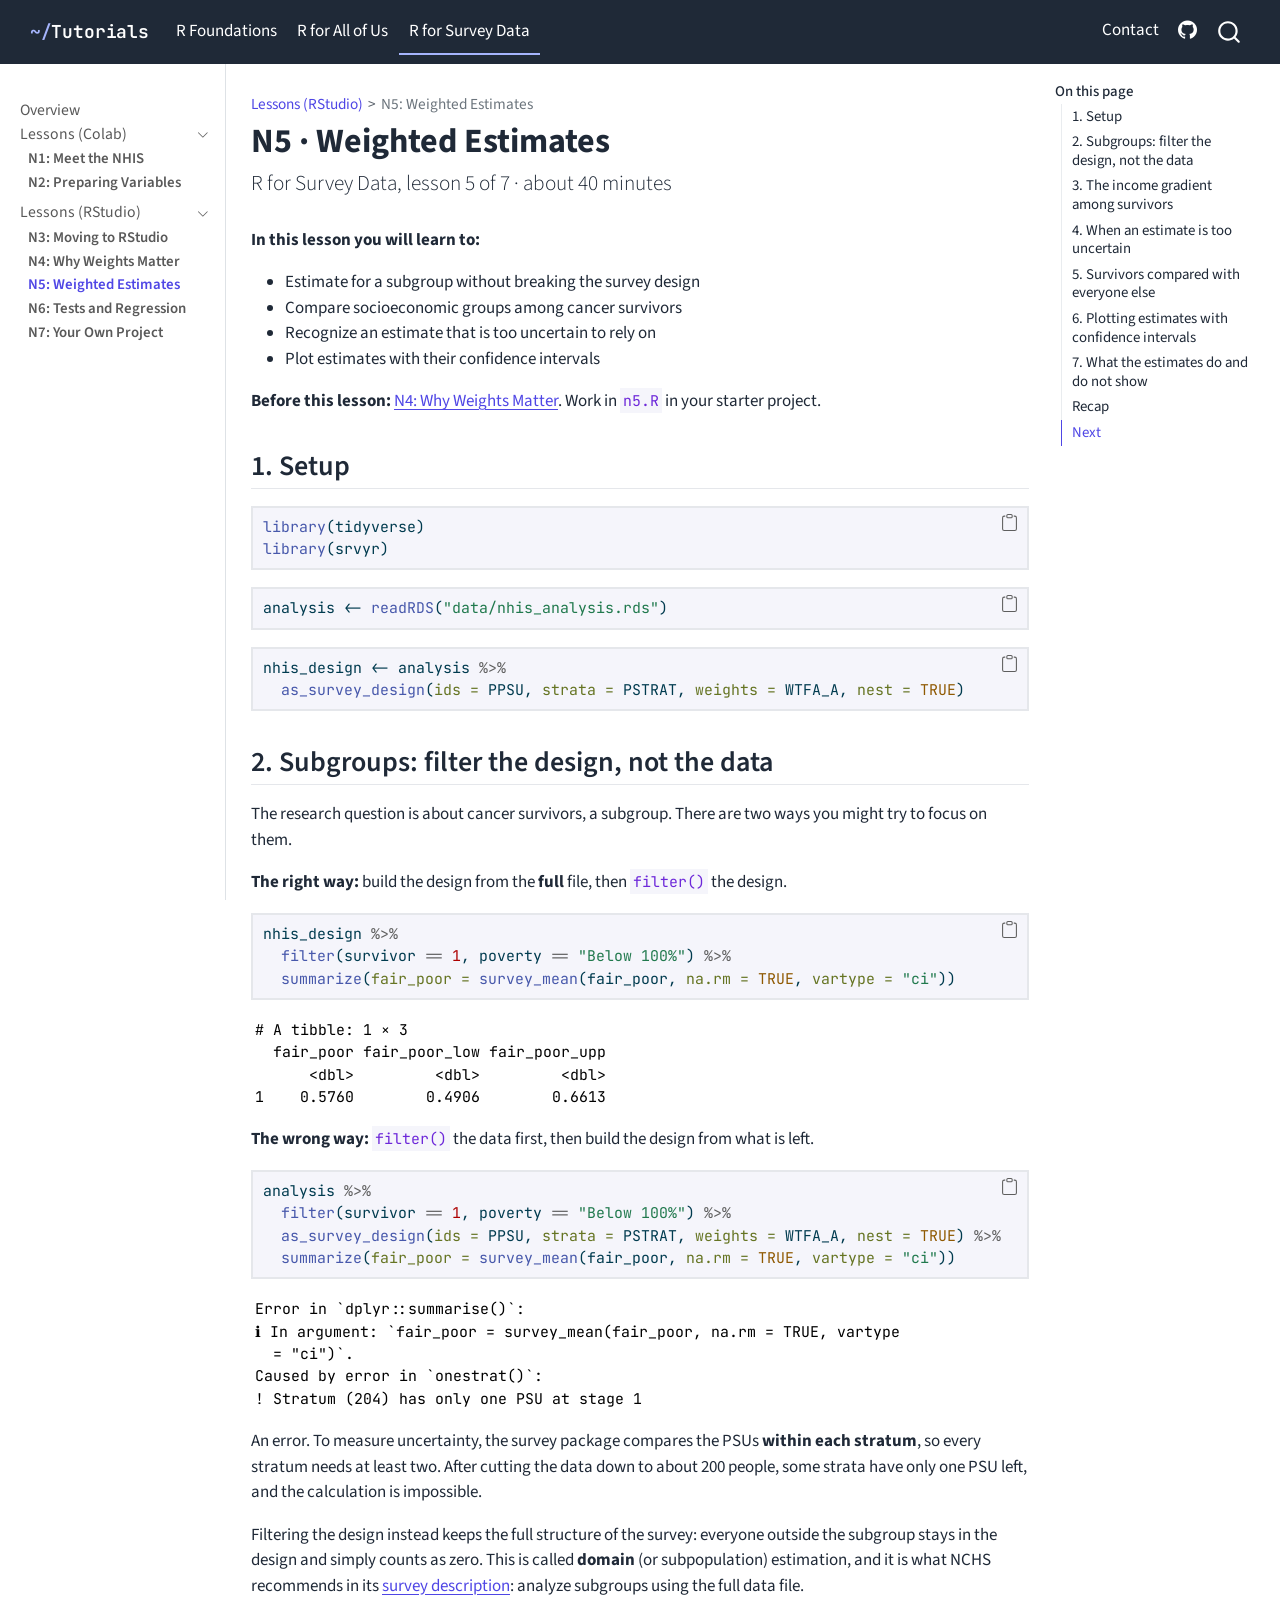
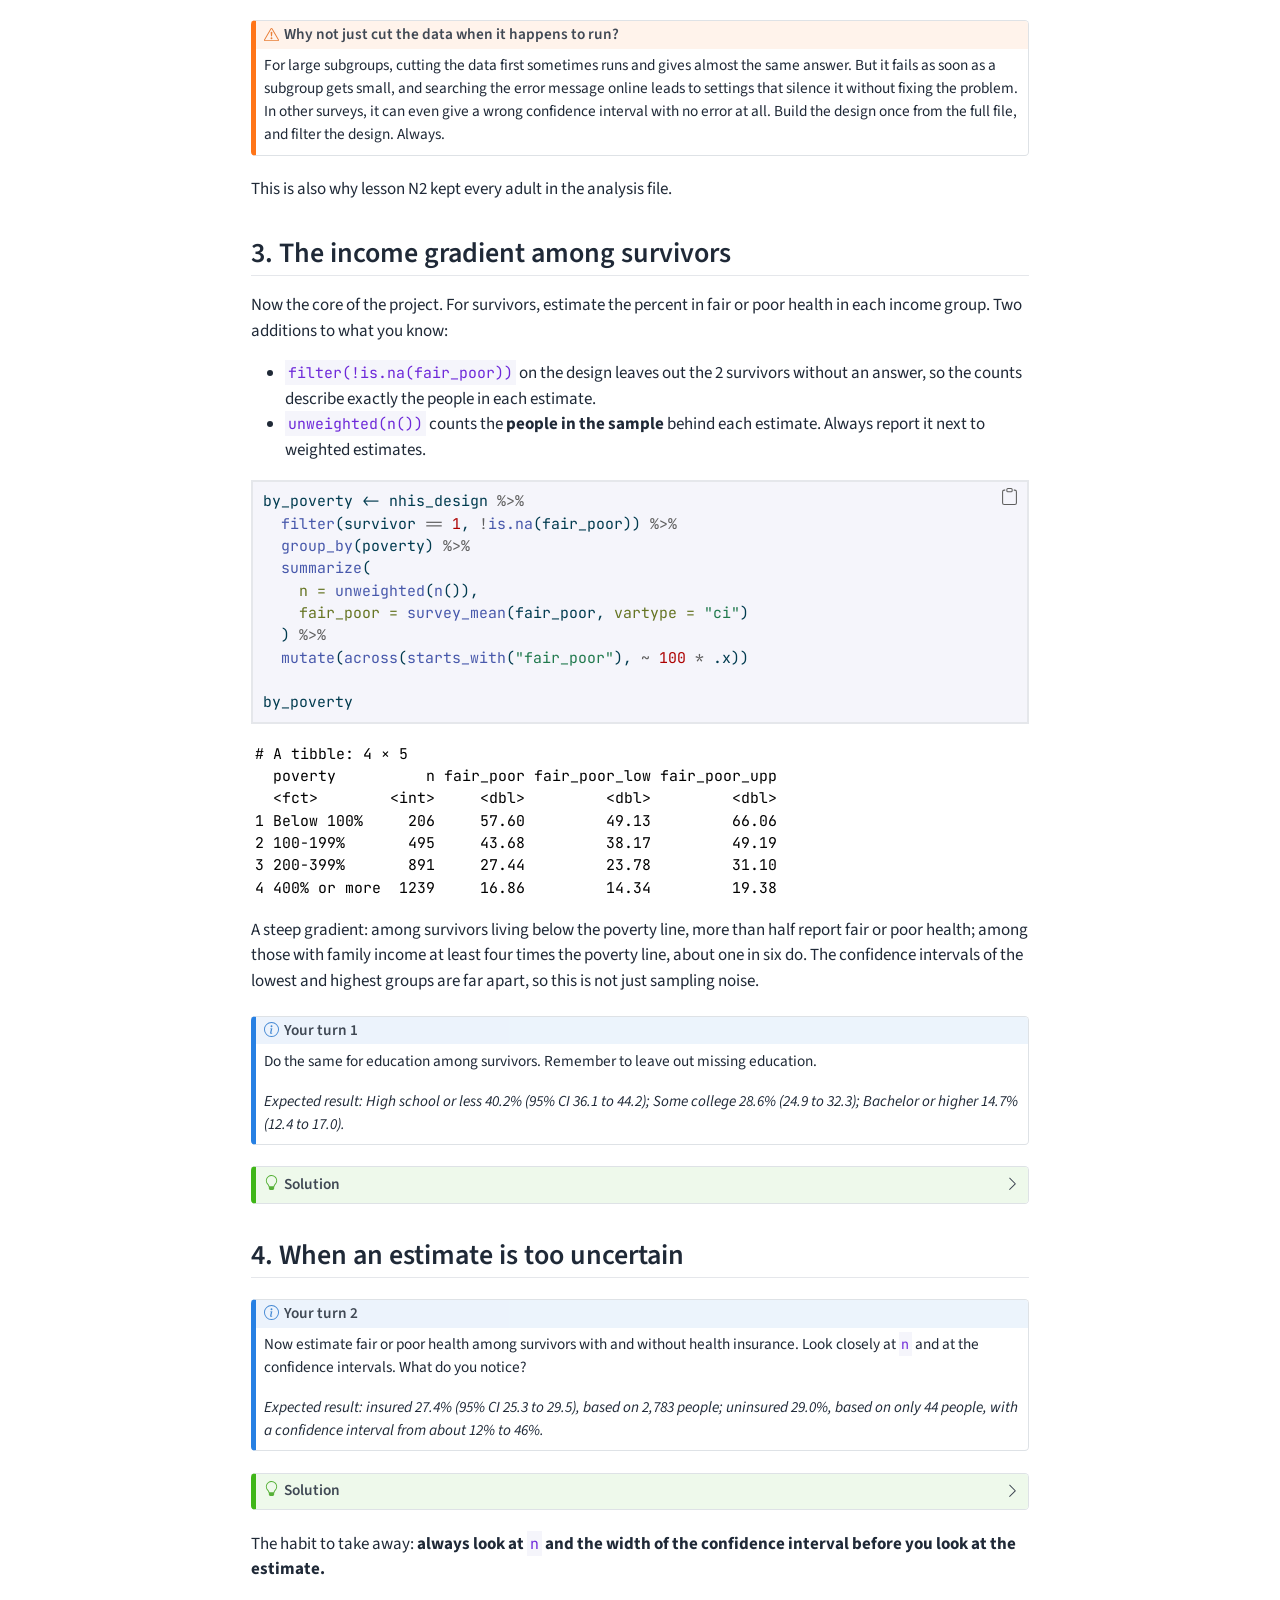
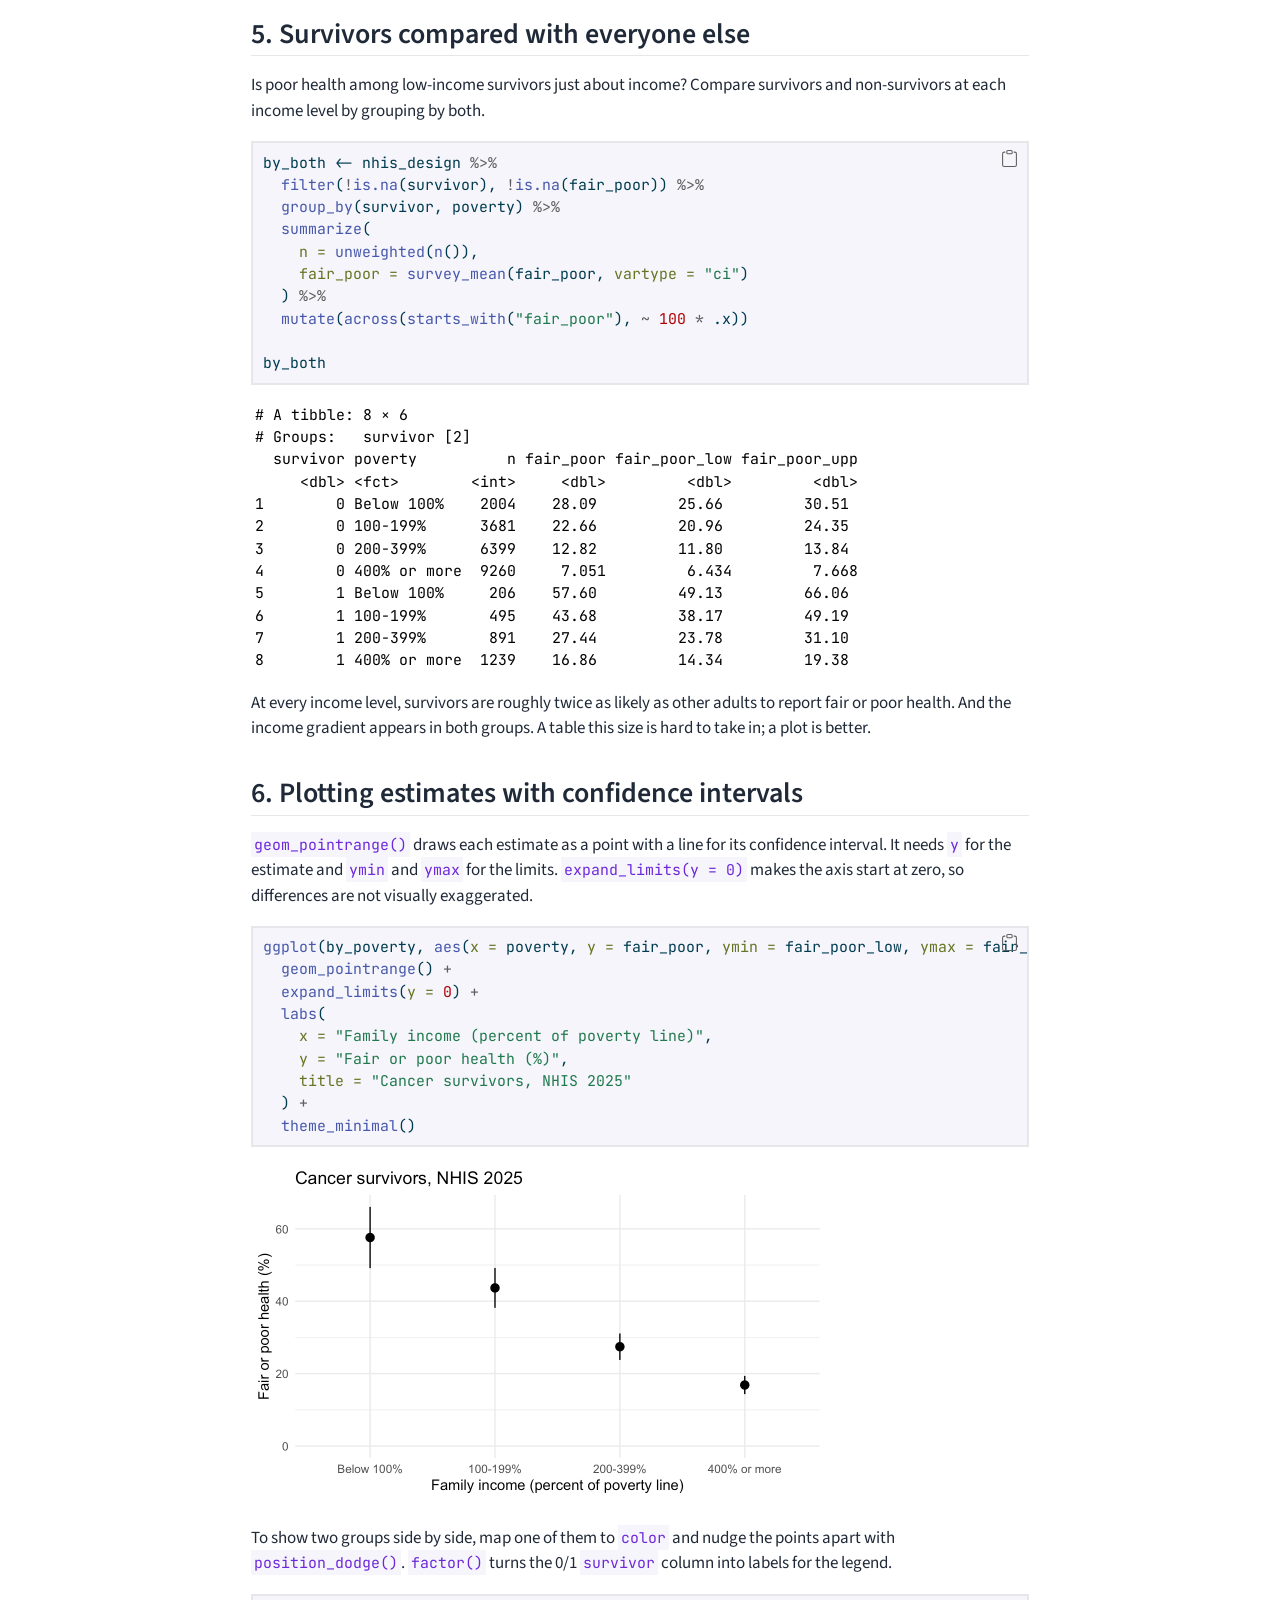
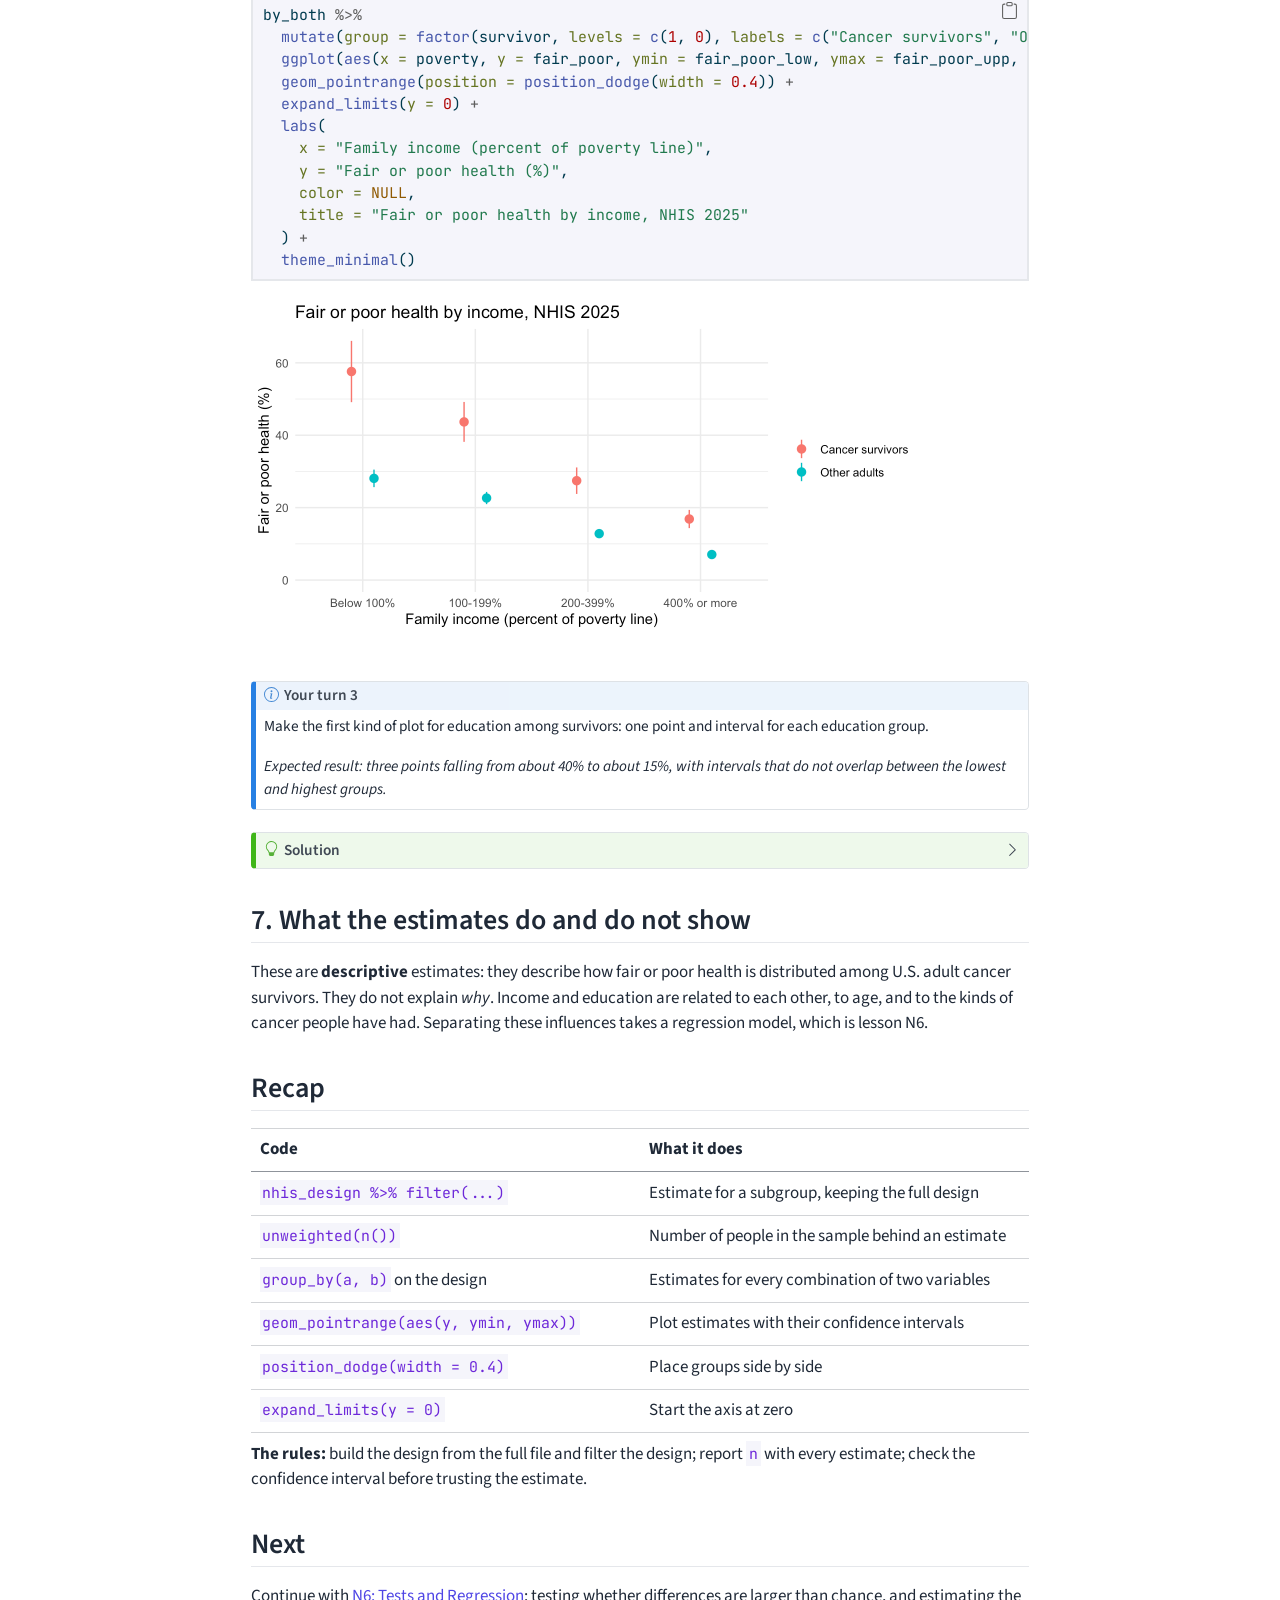
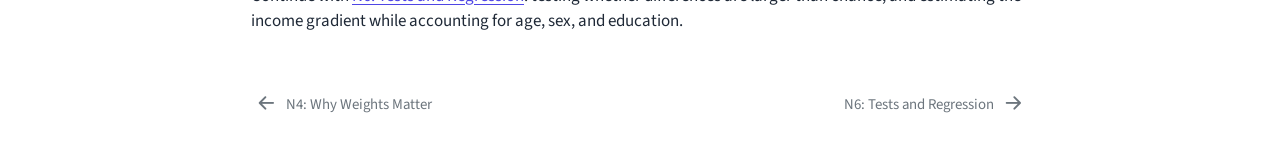
<file: survey/n5-estimates.html>
<!DOCTYPE html>
<html xmlns="http://www.w3.org/1999/xhtml" lang="en" xml:lang="en"><head>

<meta charset="utf-8">
<meta name="generator" content="quarto-1.8.27">

<meta name="viewport" content="width=device-width, initial-scale=1.0, user-scalable=yes">


<title>N5 · Weighted Estimates – Tutorials</title>
<style>
code{white-space: pre-wrap;}
span.smallcaps{font-variant: small-caps;}
div.columns{display: flex; gap: min(4vw, 1.5em);}
div.column{flex: auto; overflow-x: auto;}
div.hanging-indent{margin-left: 1.5em; text-indent: -1.5em;}
ul.task-list{list-style: none;}
ul.task-list li input[type="checkbox"] {
  width: 0.8em;
  margin: 0 0.8em 0.2em -1em; /* quarto-specific, see https://github.com/quarto-dev/quarto-cli/issues/4556 */ 
  vertical-align: middle;
}
/* CSS for syntax highlighting */
html { -webkit-text-size-adjust: 100%; }
pre > code.sourceCode { white-space: pre; position: relative; }
pre > code.sourceCode > span { display: inline-block; line-height: 1.25; }
pre > code.sourceCode > span:empty { height: 1.2em; }
.sourceCode { overflow: visible; }
code.sourceCode > span { color: inherit; text-decoration: inherit; }
div.sourceCode { margin: 1em 0; }
pre.sourceCode { margin: 0; }
@media screen {
div.sourceCode { overflow: auto; }
}
@media print {
pre > code.sourceCode { white-space: pre-wrap; }
pre > code.sourceCode > span { text-indent: -5em; padding-left: 5em; }
}
pre.numberSource code
  { counter-reset: source-line 0; }
pre.numberSource code > span
  { position: relative; left: -4em; counter-increment: source-line; }
pre.numberSource code > span > a:first-child::before
  { content: counter(source-line);
    position: relative; left: -1em; text-align: right; vertical-align: baseline;
    border: none; display: inline-block;
    -webkit-touch-callout: none; -webkit-user-select: none;
    -khtml-user-select: none; -moz-user-select: none;
    -ms-user-select: none; user-select: none;
    padding: 0 4px; width: 4em;
  }
pre.numberSource { margin-left: 3em;  padding-left: 4px; }
div.sourceCode
  {   }
@media screen {
pre > code.sourceCode > span > a:first-child::before { text-decoration: underline; }
}
</style>


<script src="../site_libs/quarto-nav/quarto-nav.js"></script>
<script src="../site_libs/quarto-nav/headroom.min.js"></script>
<script src="../site_libs/clipboard/clipboard.min.js"></script>
<script src="../site_libs/quarto-search/autocomplete.umd.js"></script>
<script src="../site_libs/quarto-search/fuse.min.js"></script>
<script src="../site_libs/quarto-search/quarto-search.js"></script>
<meta name="quarto:offset" content="../">
<link href="../survey/n6-regression.html" rel="next">
<link href="../survey/n4-weights.html" rel="prev">
<script src="../site_libs/quarto-html/quarto.js" type="module"></script>
<script src="../site_libs/quarto-html/tabsets/tabsets.js" type="module"></script>
<script src="../site_libs/quarto-html/axe/axe-check.js" type="module"></script>
<script src="../site_libs/quarto-html/popper.min.js"></script>
<script src="../site_libs/quarto-html/tippy.umd.min.js"></script>
<script src="../site_libs/quarto-html/anchor.min.js"></script>
<link href="../site_libs/quarto-html/tippy.css" rel="stylesheet">
<link href="../site_libs/quarto-html/quarto-syntax-highlighting-ff317ac08ddb1062a168758b579193b5.css" rel="stylesheet" id="quarto-text-highlighting-styles">
<script src="../site_libs/bootstrap/bootstrap.min.js"></script>
<link href="../site_libs/bootstrap/bootstrap-icons.css" rel="stylesheet">
<link href="../site_libs/bootstrap/bootstrap-cbd6ebf3d44eba1207b09f0a641f737e.min.css" rel="stylesheet" append-hash="true" id="quarto-bootstrap" data-mode="light">
<script id="quarto-search-options" type="application/json">{
  "location": "navbar",
  "copy-button": false,
  "collapse-after": 3,
  "panel-placement": "end",
  "type": "overlay",
  "limit": 50,
  "keyboard-shortcut": [
    "f",
    "/",
    "s"
  ],
  "show-item-context": false,
  "language": {
    "search-no-results-text": "No results",
    "search-matching-documents-text": "matching documents",
    "search-copy-link-title": "Copy link to search",
    "search-hide-matches-text": "Hide additional matches",
    "search-more-match-text": "more match in this document",
    "search-more-matches-text": "more matches in this document",
    "search-clear-button-title": "Clear",
    "search-text-placeholder": "",
    "search-detached-cancel-button-title": "Cancel",
    "search-submit-button-title": "Submit",
    "search-label": "Search"
  }
}</script>


</head>

<body class="nav-sidebar docked nav-fixed quarto-light">

<div id="quarto-search-results"></div>
  <header id="quarto-header" class="headroom fixed-top">
    <nav class="navbar navbar-expand-lg " data-bs-theme="dark">
      <div class="navbar-container container-fluid">
      <div class="navbar-brand-container mx-auto">
    <a class="navbar-brand" href="../index.html">
    <span class="navbar-title">Tutorials</span>
    </a>
  </div>
            <div id="quarto-search" class="" title="Search"></div>
          <button class="navbar-toggler" type="button" data-bs-toggle="collapse" data-bs-target="#navbarCollapse" aria-controls="navbarCollapse" role="menu" aria-expanded="false" aria-label="Toggle navigation" onclick="if (window.quartoToggleHeadroom) { window.quartoToggleHeadroom(); }">
  <span class="navbar-toggler-icon"></span>
</button>
          <div class="collapse navbar-collapse" id="navbarCollapse">
            <ul class="navbar-nav navbar-nav-scroll me-auto">
  <li class="nav-item">
    <a class="nav-link" href="../foundations/index.html"> 
<span class="menu-text">R Foundations</span></a>
  </li>  
  <li class="nav-item">
    <a class="nav-link" href="../aou/index.html"> 
<span class="menu-text">R for All of Us</span></a>
  </li>  
  <li class="nav-item">
    <a class="nav-link active" href="../survey/index.html" aria-current="page"> 
<span class="menu-text">R for Survey Data</span></a>
  </li>  
</ul>
            <ul class="navbar-nav navbar-nav-scroll ms-auto">
  <li class="nav-item">
    <a class="nav-link" href="../contact.html"> 
<span class="menu-text">Contact</span></a>
  </li>  
  <li class="nav-item compact">
    <a class="nav-link" href="https://github.com/icohr-lab/tutorials"> <i class="bi bi-github" role="img">
</i> 
<span class="menu-text"></span></a>
  </li>  
</ul>
          </div> <!-- /navcollapse -->
            <div class="quarto-navbar-tools">
</div>
      </div> <!-- /container-fluid -->
    </nav>
  <nav class="quarto-secondary-nav">
    <div class="container-fluid d-flex">
      <button type="button" class="quarto-btn-toggle btn" data-bs-toggle="collapse" role="button" data-bs-target=".quarto-sidebar-collapse-item" aria-controls="quarto-sidebar" aria-expanded="false" aria-label="Toggle sidebar navigation" onclick="if (window.quartoToggleHeadroom) { window.quartoToggleHeadroom(); }">
        <i class="bi bi-layout-text-sidebar-reverse"></i>
      </button>
        <nav class="quarto-page-breadcrumbs" aria-label="breadcrumb"><ol class="breadcrumb"><li class="breadcrumb-item"><a href="../survey/n3-rstudio.html">Lessons (RStudio)</a></li><li class="breadcrumb-item"><a href="../survey/n5-estimates.html">N5: Weighted Estimates</a></li></ol></nav>
        <a class="flex-grow-1" role="navigation" data-bs-toggle="collapse" data-bs-target=".quarto-sidebar-collapse-item" aria-controls="quarto-sidebar" aria-expanded="false" aria-label="Toggle sidebar navigation" onclick="if (window.quartoToggleHeadroom) { window.quartoToggleHeadroom(); }">      
        </a>
    </div>
  </nav>
</header>
<!-- content -->
<div id="quarto-content" class="quarto-container page-columns page-rows-contents page-layout-article page-navbar">
<!-- sidebar -->
  <nav id="quarto-sidebar" class="sidebar collapse collapse-horizontal quarto-sidebar-collapse-item sidebar-navigation docked overflow-auto">
    <div class="sidebar-menu-container"> 
    <ul class="list-unstyled mt-1">
        <li class="sidebar-item">
  <div class="sidebar-item-container"> 
  <a href="../survey/index.html" class="sidebar-item-text sidebar-link">
 <span class="menu-text">Overview</span></a>
  </div>
</li>
        <li class="sidebar-item sidebar-item-section">
      <div class="sidebar-item-container"> 
            <a class="sidebar-item-text sidebar-link text-start" data-bs-toggle="collapse" data-bs-target="#quarto-sidebar-section-1" role="navigation" aria-expanded="true">
 <span class="menu-text">Lessons (Colab)</span></a>
          <a class="sidebar-item-toggle text-start" data-bs-toggle="collapse" data-bs-target="#quarto-sidebar-section-1" role="navigation" aria-expanded="true" aria-label="Toggle section">
            <i class="bi bi-chevron-right ms-2"></i>
          </a> 
      </div>
      <ul id="quarto-sidebar-section-1" class="collapse list-unstyled sidebar-section depth1 show">  
          <li class="sidebar-item">
  <div class="sidebar-item-container"> 
  <a href="https://colab.research.google.com/github/icohr-lab/tutorials/blob/main/notebooks/N1_Meet_the_NHIS.ipynb" class="sidebar-item-text sidebar-link">
 <span class="menu-text">N1: Meet the NHIS</span></a>
  </div>
</li>
          <li class="sidebar-item">
  <div class="sidebar-item-container"> 
  <a href="https://colab.research.google.com/github/icohr-lab/tutorials/blob/main/notebooks/N2_Preparing_Variables.ipynb" class="sidebar-item-text sidebar-link">
 <span class="menu-text">N2: Preparing Variables</span></a>
  </div>
</li>
      </ul>
  </li>
        <li class="sidebar-item sidebar-item-section">
      <div class="sidebar-item-container"> 
            <a class="sidebar-item-text sidebar-link text-start" data-bs-toggle="collapse" data-bs-target="#quarto-sidebar-section-2" role="navigation" aria-expanded="true">
 <span class="menu-text">Lessons (RStudio)</span></a>
          <a class="sidebar-item-toggle text-start" data-bs-toggle="collapse" data-bs-target="#quarto-sidebar-section-2" role="navigation" aria-expanded="true" aria-label="Toggle section">
            <i class="bi bi-chevron-right ms-2"></i>
          </a> 
      </div>
      <ul id="quarto-sidebar-section-2" class="collapse list-unstyled sidebar-section depth1 show">  
          <li class="sidebar-item">
  <div class="sidebar-item-container"> 
  <a href="../survey/n3-rstudio.html" class="sidebar-item-text sidebar-link">
 <span class="menu-text">N3: Moving to RStudio</span></a>
  </div>
</li>
          <li class="sidebar-item">
  <div class="sidebar-item-container"> 
  <a href="../survey/n4-weights.html" class="sidebar-item-text sidebar-link">
 <span class="menu-text">N4: Why Weights Matter</span></a>
  </div>
</li>
          <li class="sidebar-item">
  <div class="sidebar-item-container"> 
  <a href="../survey/n5-estimates.html" class="sidebar-item-text sidebar-link active">
 <span class="menu-text">N5: Weighted Estimates</span></a>
  </div>
</li>
          <li class="sidebar-item">
  <div class="sidebar-item-container"> 
  <a href="../survey/n6-regression.html" class="sidebar-item-text sidebar-link">
 <span class="menu-text">N6: Tests and Regression</span></a>
  </div>
</li>
          <li class="sidebar-item">
  <div class="sidebar-item-container"> 
  <a href="../survey/n7-project.html" class="sidebar-item-text sidebar-link">
 <span class="menu-text">N7: Your Own Project</span></a>
  </div>
</li>
      </ul>
  </li>
    </ul>
    </div>
</nav>
<div id="quarto-sidebar-glass" class="quarto-sidebar-collapse-item" data-bs-toggle="collapse" data-bs-target=".quarto-sidebar-collapse-item"></div>
<!-- margin-sidebar -->
    <div id="quarto-margin-sidebar" class="sidebar margin-sidebar">
        <nav id="TOC" role="doc-toc" class="toc-active">
    <h2 id="toc-title">On this page</h2>
   
  <ul>
  <li><a href="#setup" id="toc-setup" class="nav-link active" data-scroll-target="#setup">1. Setup</a></li>
  <li><a href="#subgroups-filter-the-design-not-the-data" id="toc-subgroups-filter-the-design-not-the-data" class="nav-link" data-scroll-target="#subgroups-filter-the-design-not-the-data">2. Subgroups: filter the design, not the data</a></li>
  <li><a href="#the-income-gradient-among-survivors" id="toc-the-income-gradient-among-survivors" class="nav-link" data-scroll-target="#the-income-gradient-among-survivors">3. The income gradient among survivors</a></li>
  <li><a href="#when-an-estimate-is-too-uncertain" id="toc-when-an-estimate-is-too-uncertain" class="nav-link" data-scroll-target="#when-an-estimate-is-too-uncertain">4. When an estimate is too uncertain</a></li>
  <li><a href="#survivors-compared-with-everyone-else" id="toc-survivors-compared-with-everyone-else" class="nav-link" data-scroll-target="#survivors-compared-with-everyone-else">5. Survivors compared with everyone else</a></li>
  <li><a href="#plotting-estimates-with-confidence-intervals" id="toc-plotting-estimates-with-confidence-intervals" class="nav-link" data-scroll-target="#plotting-estimates-with-confidence-intervals">6. Plotting estimates with confidence intervals</a></li>
  <li><a href="#what-the-estimates-do-and-do-not-show" id="toc-what-the-estimates-do-and-do-not-show" class="nav-link" data-scroll-target="#what-the-estimates-do-and-do-not-show">7. What the estimates do and do not show</a></li>
  <li><a href="#recap" id="toc-recap" class="nav-link" data-scroll-target="#recap">Recap</a></li>
  <li><a href="#next" id="toc-next" class="nav-link" data-scroll-target="#next">Next</a></li>
  </ul>
</nav>
    </div>
<!-- main -->
<main class="content" id="quarto-document-content">

<header id="title-block-header" class="quarto-title-block default"><nav class="quarto-page-breadcrumbs quarto-title-breadcrumbs d-none d-lg-block" aria-label="breadcrumb"><ol class="breadcrumb"><li class="breadcrumb-item"><a href="../survey/n3-rstudio.html">Lessons (RStudio)</a></li><li class="breadcrumb-item"><a href="../survey/n5-estimates.html">N5: Weighted Estimates</a></li></ol></nav>
<div class="quarto-title">
<h1 class="title">N5 · Weighted Estimates</h1>
<p class="subtitle lead">R for Survey Data, lesson 5 of 7 · about 40 minutes</p>
</div>



<div class="quarto-title-meta">

    
  
    
  </div>
  


</header>


<p><strong>In this lesson you will learn to:</strong></p>
<ul>
<li>Estimate for a subgroup without breaking the survey design</li>
<li>Compare socioeconomic groups among cancer survivors</li>
<li>Recognize an estimate that is too uncertain to rely on</li>
<li>Plot estimates with their confidence intervals</li>
</ul>
<p><strong>Before this lesson:</strong> <a href="../survey/n4-weights.html">N4: Why Weights Matter</a>. Work in <code>n5.R</code> in your starter project.</p>
<section id="setup" class="level2">
<h2 class="anchored" data-anchor-id="setup">1. Setup</h2>
<div class="cell">
<div class="code-copy-outer-scaffold"><div class="sourceCode cell-code" id="cb1"><pre class="sourceCode r code-with-copy"><code class="sourceCode r"><span id="cb1-1"><a href="#cb1-1" aria-hidden="true" tabindex="-1"></a><span class="fu">library</span>(tidyverse)</span>
<span id="cb1-2"><a href="#cb1-2" aria-hidden="true" tabindex="-1"></a><span class="fu">library</span>(srvyr)</span></code></pre></div><button title="Copy to Clipboard" class="code-copy-button"><i class="bi"></i></button></div>
</div>
<div class="cell">
<div class="code-copy-outer-scaffold"><div class="sourceCode cell-code" id="cb2"><pre class="sourceCode r code-with-copy"><code class="sourceCode r"><span id="cb2-1"><a href="#cb2-1" aria-hidden="true" tabindex="-1"></a>analysis <span class="ot">&lt;-</span> <span class="fu">readRDS</span>(<span class="st">"data/nhis_analysis.rds"</span>)</span></code></pre></div><button title="Copy to Clipboard" class="code-copy-button"><i class="bi"></i></button></div>
</div>
<div class="cell">
<div class="code-copy-outer-scaffold"><div class="sourceCode cell-code" id="cb3"><pre class="sourceCode r code-with-copy"><code class="sourceCode r"><span id="cb3-1"><a href="#cb3-1" aria-hidden="true" tabindex="-1"></a>nhis_design <span class="ot">&lt;-</span> analysis <span class="sc">%&gt;%</span></span>
<span id="cb3-2"><a href="#cb3-2" aria-hidden="true" tabindex="-1"></a>  <span class="fu">as_survey_design</span>(<span class="at">ids =</span> PPSU, <span class="at">strata =</span> PSTRAT, <span class="at">weights =</span> WTFA_A, <span class="at">nest =</span> <span class="cn">TRUE</span>)</span></code></pre></div><button title="Copy to Clipboard" class="code-copy-button"><i class="bi"></i></button></div>
</div>
</section>
<section id="subgroups-filter-the-design-not-the-data" class="level2">
<h2 class="anchored" data-anchor-id="subgroups-filter-the-design-not-the-data">2. Subgroups: filter the design, not the data</h2>
<p>The research question is about cancer survivors, a subgroup. There are two ways you might try to focus on them.</p>
<p><strong>The right way:</strong> build the design from the <strong>full</strong> file, then <code>filter()</code> the design.</p>
<div class="cell">
<div class="code-copy-outer-scaffold"><div class="sourceCode cell-code" id="cb4"><pre class="sourceCode r code-with-copy"><code class="sourceCode r"><span id="cb4-1"><a href="#cb4-1" aria-hidden="true" tabindex="-1"></a>nhis_design <span class="sc">%&gt;%</span></span>
<span id="cb4-2"><a href="#cb4-2" aria-hidden="true" tabindex="-1"></a>  <span class="fu">filter</span>(survivor <span class="sc">==</span> <span class="dv">1</span>, poverty <span class="sc">==</span> <span class="st">"Below 100%"</span>) <span class="sc">%&gt;%</span></span>
<span id="cb4-3"><a href="#cb4-3" aria-hidden="true" tabindex="-1"></a>  <span class="fu">summarize</span>(<span class="at">fair_poor =</span> <span class="fu">survey_mean</span>(fair_poor, <span class="at">na.rm =</span> <span class="cn">TRUE</span>, <span class="at">vartype =</span> <span class="st">"ci"</span>))</span></code></pre></div><button title="Copy to Clipboard" class="code-copy-button"><i class="bi"></i></button></div>
<div class="cell-output cell-output-stdout">
<pre><code># A tibble: 1 × 3
  fair_poor fair_poor_low fair_poor_upp
      &lt;dbl&gt;         &lt;dbl&gt;         &lt;dbl&gt;
1    0.5760        0.4906        0.6613</code></pre>
</div>
</div>
<p><strong>The wrong way:</strong> <code>filter()</code> the data first, then build the design from what is left.</p>
<div class="cell">
<div class="code-copy-outer-scaffold"><div class="sourceCode cell-code" id="cb6"><pre class="sourceCode r code-with-copy"><code class="sourceCode r"><span id="cb6-1"><a href="#cb6-1" aria-hidden="true" tabindex="-1"></a>analysis <span class="sc">%&gt;%</span></span>
<span id="cb6-2"><a href="#cb6-2" aria-hidden="true" tabindex="-1"></a>  <span class="fu">filter</span>(survivor <span class="sc">==</span> <span class="dv">1</span>, poverty <span class="sc">==</span> <span class="st">"Below 100%"</span>) <span class="sc">%&gt;%</span></span>
<span id="cb6-3"><a href="#cb6-3" aria-hidden="true" tabindex="-1"></a>  <span class="fu">as_survey_design</span>(<span class="at">ids =</span> PPSU, <span class="at">strata =</span> PSTRAT, <span class="at">weights =</span> WTFA_A, <span class="at">nest =</span> <span class="cn">TRUE</span>) <span class="sc">%&gt;%</span></span>
<span id="cb6-4"><a href="#cb6-4" aria-hidden="true" tabindex="-1"></a>  <span class="fu">summarize</span>(<span class="at">fair_poor =</span> <span class="fu">survey_mean</span>(fair_poor, <span class="at">na.rm =</span> <span class="cn">TRUE</span>, <span class="at">vartype =</span> <span class="st">"ci"</span>))</span></code></pre></div><button title="Copy to Clipboard" class="code-copy-button"><i class="bi"></i></button></div>
<div class="cell-output cell-output-error">
<pre><code>Error in `dplyr::summarise()`:
ℹ In argument: `fair_poor = survey_mean(fair_poor, na.rm = TRUE, vartype
  = "ci")`.
Caused by error in `onestrat()`:
! Stratum (204) has only one PSU at stage 1</code></pre>
</div>
</div>
<p>An error. To measure uncertainty, the survey package compares the PSUs <strong>within each stratum</strong>, so every stratum needs at least two. After cutting the data down to about 200 people, some strata have only one PSU left, and the calculation is impossible.</p>
<p>Filtering the design instead keeps the full structure of the survey: everyone outside the subgroup stays in the design and simply counts as zero. This is called <strong>domain</strong> (or subpopulation) estimation, and it is what NCHS recommends in its <a href="https://ftp.cdc.gov/pub/Health_Statistics/NCHS/Dataset_Documentation/NHIS/2025/srvydesc-508.pdf">survey description</a>: analyze subgroups using the full data file.</p>
<div class="callout callout-style-default callout-warning callout-titled">
<div class="callout-header d-flex align-content-center">
<div class="callout-icon-container">
<i class="callout-icon"></i>
</div>
<div class="callout-title-container flex-fill">
<span class="screen-reader-only">Warning</span>Why not just cut the data when it happens to run?
</div>
</div>
<div class="callout-body-container callout-body">
<p>For large subgroups, cutting the data first sometimes runs and gives almost the same answer. But it fails as soon as a subgroup gets small, and searching the error message online leads to settings that silence it without fixing the problem. In other surveys, it can even give a wrong confidence interval with no error at all. Build the design once from the full file, and filter the design. Always.</p>
</div>
</div>
<p>This is also why lesson N2 kept every adult in the analysis file.</p>
</section>
<section id="the-income-gradient-among-survivors" class="level2">
<h2 class="anchored" data-anchor-id="the-income-gradient-among-survivors">3. The income gradient among survivors</h2>
<p>Now the core of the project. For survivors, estimate the percent in fair or poor health in each income group. Two additions to what you know:</p>
<ul>
<li><code>filter(!is.na(fair_poor))</code> on the design leaves out the 2 survivors without an answer, so the counts describe exactly the people in each estimate.</li>
<li><code>unweighted(n())</code> counts the <strong>people in the sample</strong> behind each estimate. Always report it next to weighted estimates.</li>
</ul>
<div class="cell">
<div class="code-copy-outer-scaffold"><div class="sourceCode cell-code" id="cb8"><pre class="sourceCode r code-with-copy"><code class="sourceCode r"><span id="cb8-1"><a href="#cb8-1" aria-hidden="true" tabindex="-1"></a>by_poverty <span class="ot">&lt;-</span> nhis_design <span class="sc">%&gt;%</span></span>
<span id="cb8-2"><a href="#cb8-2" aria-hidden="true" tabindex="-1"></a>  <span class="fu">filter</span>(survivor <span class="sc">==</span> <span class="dv">1</span>, <span class="sc">!</span><span class="fu">is.na</span>(fair_poor)) <span class="sc">%&gt;%</span></span>
<span id="cb8-3"><a href="#cb8-3" aria-hidden="true" tabindex="-1"></a>  <span class="fu">group_by</span>(poverty) <span class="sc">%&gt;%</span></span>
<span id="cb8-4"><a href="#cb8-4" aria-hidden="true" tabindex="-1"></a>  <span class="fu">summarize</span>(</span>
<span id="cb8-5"><a href="#cb8-5" aria-hidden="true" tabindex="-1"></a>    <span class="at">n =</span> <span class="fu">unweighted</span>(<span class="fu">n</span>()),</span>
<span id="cb8-6"><a href="#cb8-6" aria-hidden="true" tabindex="-1"></a>    <span class="at">fair_poor =</span> <span class="fu">survey_mean</span>(fair_poor, <span class="at">vartype =</span> <span class="st">"ci"</span>)</span>
<span id="cb8-7"><a href="#cb8-7" aria-hidden="true" tabindex="-1"></a>  ) <span class="sc">%&gt;%</span></span>
<span id="cb8-8"><a href="#cb8-8" aria-hidden="true" tabindex="-1"></a>  <span class="fu">mutate</span>(<span class="fu">across</span>(<span class="fu">starts_with</span>(<span class="st">"fair_poor"</span>), <span class="sc">~</span> <span class="dv">100</span> <span class="sc">*</span> .x))</span>
<span id="cb8-9"><a href="#cb8-9" aria-hidden="true" tabindex="-1"></a></span>
<span id="cb8-10"><a href="#cb8-10" aria-hidden="true" tabindex="-1"></a>by_poverty</span></code></pre></div><button title="Copy to Clipboard" class="code-copy-button"><i class="bi"></i></button></div>
<div class="cell-output cell-output-stdout">
<pre><code># A tibble: 4 × 5
  poverty          n fair_poor fair_poor_low fair_poor_upp
  &lt;fct&gt;        &lt;int&gt;     &lt;dbl&gt;         &lt;dbl&gt;         &lt;dbl&gt;
1 Below 100%     206     57.60         49.13         66.06
2 100-199%       495     43.68         38.17         49.19
3 200-399%       891     27.44         23.78         31.10
4 400% or more  1239     16.86         14.34         19.38</code></pre>
</div>
</div>
<p>A steep gradient: among survivors living below the poverty line, more than half report fair or poor health; among those with family income at least four times the poverty line, about one in six do. The confidence intervals of the lowest and highest groups are far apart, so this is not just sampling noise.</p>
<div class="callout callout-style-default callout-note callout-titled">
<div class="callout-header d-flex align-content-center">
<div class="callout-icon-container">
<i class="callout-icon"></i>
</div>
<div class="callout-title-container flex-fill">
<span class="screen-reader-only">Note</span>Your turn 1
</div>
</div>
<div class="callout-body-container callout-body">
<p>Do the same for education among survivors. Remember to leave out missing education.</p>
<p><em>Expected result: High school or less 40.2% (95% CI 36.1 to 44.2); Some college 28.6% (24.9 to 32.3); Bachelor or higher 14.7% (12.4 to 17.0).</em></p>
</div>
</div>
<div class="callout callout-style-default callout-tip callout-titled">
<div class="callout-header d-flex align-content-center collapsed" data-bs-toggle="collapse" data-bs-target=".callout-3-contents" aria-controls="callout-3" aria-expanded="false" aria-label="Toggle callout">
<div class="callout-icon-container">
<i class="callout-icon"></i>
</div>
<div class="callout-title-container flex-fill">
<span class="screen-reader-only">Tip</span>Solution
</div>
<div class="callout-btn-toggle d-inline-block border-0 py-1 ps-1 pe-0 float-end"><i class="callout-toggle"></i></div>
</div>
<div id="callout-3" class="callout-3-contents callout-collapse collapse">
<div class="callout-body-container callout-body">
<div class="cell">
<div class="code-copy-outer-scaffold"><div class="sourceCode cell-code" id="cb10"><pre class="sourceCode r code-with-copy"><code class="sourceCode r"><span id="cb10-1"><a href="#cb10-1" aria-hidden="true" tabindex="-1"></a>nhis_design <span class="sc">%&gt;%</span></span>
<span id="cb10-2"><a href="#cb10-2" aria-hidden="true" tabindex="-1"></a>  <span class="fu">filter</span>(survivor <span class="sc">==</span> <span class="dv">1</span>, <span class="sc">!</span><span class="fu">is.na</span>(fair_poor), <span class="sc">!</span><span class="fu">is.na</span>(education)) <span class="sc">%&gt;%</span></span>
<span id="cb10-3"><a href="#cb10-3" aria-hidden="true" tabindex="-1"></a>  <span class="fu">group_by</span>(education) <span class="sc">%&gt;%</span></span>
<span id="cb10-4"><a href="#cb10-4" aria-hidden="true" tabindex="-1"></a>  <span class="fu">summarize</span>(</span>
<span id="cb10-5"><a href="#cb10-5" aria-hidden="true" tabindex="-1"></a>    <span class="at">n =</span> <span class="fu">unweighted</span>(<span class="fu">n</span>()),</span>
<span id="cb10-6"><a href="#cb10-6" aria-hidden="true" tabindex="-1"></a>    <span class="at">fair_poor =</span> <span class="fu">survey_mean</span>(fair_poor, <span class="at">vartype =</span> <span class="st">"ci"</span>)</span>
<span id="cb10-7"><a href="#cb10-7" aria-hidden="true" tabindex="-1"></a>  ) <span class="sc">%&gt;%</span></span>
<span id="cb10-8"><a href="#cb10-8" aria-hidden="true" tabindex="-1"></a>  <span class="fu">mutate</span>(<span class="fu">across</span>(<span class="fu">starts_with</span>(<span class="st">"fair_poor"</span>), <span class="sc">~</span> <span class="dv">100</span> <span class="sc">*</span> .x))</span></code></pre></div><button title="Copy to Clipboard" class="code-copy-button"><i class="bi"></i></button></div>
<div class="cell-output cell-output-stdout">
<pre><code># A tibble: 3 × 5
  education               n fair_poor fair_poor_low fair_poor_upp
  &lt;fct&gt;               &lt;int&gt;     &lt;dbl&gt;         &lt;dbl&gt;         &lt;dbl&gt;
1 High school or less   867     40.17         36.13         44.20
2 Some college          846     28.60         24.87         32.33
3 Bachelor or higher   1109     14.73         12.41         17.05</code></pre>
</div>
</div>
</div>
</div>
</div>
</section>
<section id="when-an-estimate-is-too-uncertain" class="level2">
<h2 class="anchored" data-anchor-id="when-an-estimate-is-too-uncertain">4. When an estimate is too uncertain</h2>
<div class="callout callout-style-default callout-note callout-titled">
<div class="callout-header d-flex align-content-center">
<div class="callout-icon-container">
<i class="callout-icon"></i>
</div>
<div class="callout-title-container flex-fill">
<span class="screen-reader-only">Note</span>Your turn 2
</div>
</div>
<div class="callout-body-container callout-body">
<p>Now estimate fair or poor health among survivors with and without health insurance. Look closely at <code>n</code> and at the confidence intervals. What do you notice?</p>
<p><em>Expected result: insured 27.4% (95% CI 25.3 to 29.5), based on 2,783 people; uninsured 29.0%, based on only 44 people, with a confidence interval from about 12% to 46%.</em></p>
</div>
</div>
<div class="callout callout-style-default callout-tip callout-titled">
<div class="callout-header d-flex align-content-center collapsed" data-bs-toggle="collapse" data-bs-target=".callout-5-contents" aria-controls="callout-5" aria-expanded="false" aria-label="Toggle callout">
<div class="callout-icon-container">
<i class="callout-icon"></i>
</div>
<div class="callout-title-container flex-fill">
<span class="screen-reader-only">Tip</span>Solution
</div>
<div class="callout-btn-toggle d-inline-block border-0 py-1 ps-1 pe-0 float-end"><i class="callout-toggle"></i></div>
</div>
<div id="callout-5" class="callout-5-contents callout-collapse collapse">
<div class="callout-body-container callout-body">
<div class="cell">
<div class="code-copy-outer-scaffold"><div class="sourceCode cell-code" id="cb12"><pre class="sourceCode r code-with-copy"><code class="sourceCode r"><span id="cb12-1"><a href="#cb12-1" aria-hidden="true" tabindex="-1"></a>nhis_design <span class="sc">%&gt;%</span></span>
<span id="cb12-2"><a href="#cb12-2" aria-hidden="true" tabindex="-1"></a>  <span class="fu">filter</span>(survivor <span class="sc">==</span> <span class="dv">1</span>, <span class="sc">!</span><span class="fu">is.na</span>(fair_poor), <span class="sc">!</span><span class="fu">is.na</span>(insured)) <span class="sc">%&gt;%</span></span>
<span id="cb12-3"><a href="#cb12-3" aria-hidden="true" tabindex="-1"></a>  <span class="fu">group_by</span>(insured) <span class="sc">%&gt;%</span></span>
<span id="cb12-4"><a href="#cb12-4" aria-hidden="true" tabindex="-1"></a>  <span class="fu">summarize</span>(</span>
<span id="cb12-5"><a href="#cb12-5" aria-hidden="true" tabindex="-1"></a>    <span class="at">n =</span> <span class="fu">unweighted</span>(<span class="fu">n</span>()),</span>
<span id="cb12-6"><a href="#cb12-6" aria-hidden="true" tabindex="-1"></a>    <span class="at">fair_poor =</span> <span class="fu">survey_mean</span>(fair_poor, <span class="at">vartype =</span> <span class="st">"ci"</span>)</span>
<span id="cb12-7"><a href="#cb12-7" aria-hidden="true" tabindex="-1"></a>  ) <span class="sc">%&gt;%</span></span>
<span id="cb12-8"><a href="#cb12-8" aria-hidden="true" tabindex="-1"></a>  <span class="fu">mutate</span>(<span class="fu">across</span>(<span class="fu">starts_with</span>(<span class="st">"fair_poor"</span>), <span class="sc">~</span> <span class="dv">100</span> <span class="sc">*</span> .x))</span></code></pre></div><button title="Copy to Clipboard" class="code-copy-button"><i class="bi"></i></button></div>
<div class="cell-output cell-output-stdout">
<pre><code># A tibble: 2 × 5
  insured     n fair_poor fair_poor_low fair_poor_upp
  &lt;chr&gt;   &lt;int&gt;     &lt;dbl&gt;         &lt;dbl&gt;         &lt;dbl&gt;
1 No         44     28.95         12.40         45.51
2 Yes      2783     27.39         25.30         29.49</code></pre>
</div>
</div>
<p>Most survivors are 65 or older and covered by Medicare, so only 44 uninsured survivors (with an answer about their health) were interviewed. The estimate for them, 29%, is compatible with anything from about 12% to 46%: it says almost nothing. Do not report a number like this as a finding. Lesson N7 covers NCHS’s rules for when an estimate is too unreliable to publish.</p>
</div>
</div>
</div>
<p>The habit to take away: <strong>always look at <code>n</code> and the width of the confidence interval before you look at the estimate.</strong></p>
</section>
<section id="survivors-compared-with-everyone-else" class="level2">
<h2 class="anchored" data-anchor-id="survivors-compared-with-everyone-else">5. Survivors compared with everyone else</h2>
<p>Is poor health among low-income survivors just about income? Compare survivors and non-survivors at each income level by grouping by both.</p>
<div class="cell">
<div class="code-copy-outer-scaffold"><div class="sourceCode cell-code" id="cb14"><pre class="sourceCode r code-with-copy"><code class="sourceCode r"><span id="cb14-1"><a href="#cb14-1" aria-hidden="true" tabindex="-1"></a>by_both <span class="ot">&lt;-</span> nhis_design <span class="sc">%&gt;%</span></span>
<span id="cb14-2"><a href="#cb14-2" aria-hidden="true" tabindex="-1"></a>  <span class="fu">filter</span>(<span class="sc">!</span><span class="fu">is.na</span>(survivor), <span class="sc">!</span><span class="fu">is.na</span>(fair_poor)) <span class="sc">%&gt;%</span></span>
<span id="cb14-3"><a href="#cb14-3" aria-hidden="true" tabindex="-1"></a>  <span class="fu">group_by</span>(survivor, poverty) <span class="sc">%&gt;%</span></span>
<span id="cb14-4"><a href="#cb14-4" aria-hidden="true" tabindex="-1"></a>  <span class="fu">summarize</span>(</span>
<span id="cb14-5"><a href="#cb14-5" aria-hidden="true" tabindex="-1"></a>    <span class="at">n =</span> <span class="fu">unweighted</span>(<span class="fu">n</span>()),</span>
<span id="cb14-6"><a href="#cb14-6" aria-hidden="true" tabindex="-1"></a>    <span class="at">fair_poor =</span> <span class="fu">survey_mean</span>(fair_poor, <span class="at">vartype =</span> <span class="st">"ci"</span>)</span>
<span id="cb14-7"><a href="#cb14-7" aria-hidden="true" tabindex="-1"></a>  ) <span class="sc">%&gt;%</span></span>
<span id="cb14-8"><a href="#cb14-8" aria-hidden="true" tabindex="-1"></a>  <span class="fu">mutate</span>(<span class="fu">across</span>(<span class="fu">starts_with</span>(<span class="st">"fair_poor"</span>), <span class="sc">~</span> <span class="dv">100</span> <span class="sc">*</span> .x))</span>
<span id="cb14-9"><a href="#cb14-9" aria-hidden="true" tabindex="-1"></a></span>
<span id="cb14-10"><a href="#cb14-10" aria-hidden="true" tabindex="-1"></a>by_both</span></code></pre></div><button title="Copy to Clipboard" class="code-copy-button"><i class="bi"></i></button></div>
<div class="cell-output cell-output-stdout">
<pre><code># A tibble: 8 × 6
# Groups:   survivor [2]
  survivor poverty          n fair_poor fair_poor_low fair_poor_upp
     &lt;dbl&gt; &lt;fct&gt;        &lt;int&gt;     &lt;dbl&gt;         &lt;dbl&gt;         &lt;dbl&gt;
1        0 Below 100%    2004    28.09         25.66         30.51 
2        0 100-199%      3681    22.66         20.96         24.35 
3        0 200-399%      6399    12.82         11.80         13.84 
4        0 400% or more  9260     7.051         6.434         7.668
5        1 Below 100%     206    57.60         49.13         66.06 
6        1 100-199%       495    43.68         38.17         49.19 
7        1 200-399%       891    27.44         23.78         31.10 
8        1 400% or more  1239    16.86         14.34         19.38 </code></pre>
</div>
</div>
<p>At every income level, survivors are roughly twice as likely as other adults to report fair or poor health. And the income gradient appears in both groups. A table this size is hard to take in; a plot is better.</p>
</section>
<section id="plotting-estimates-with-confidence-intervals" class="level2">
<h2 class="anchored" data-anchor-id="plotting-estimates-with-confidence-intervals">6. Plotting estimates with confidence intervals</h2>
<p><code>geom_pointrange()</code> draws each estimate as a point with a line for its confidence interval. It needs <code>y</code> for the estimate and <code>ymin</code> and <code>ymax</code> for the limits. <code>expand_limits(y = 0)</code> makes the axis start at zero, so differences are not visually exaggerated.</p>
<div class="cell">
<div class="code-copy-outer-scaffold"><div class="sourceCode cell-code" id="cb16"><pre class="sourceCode r code-with-copy"><code class="sourceCode r"><span id="cb16-1"><a href="#cb16-1" aria-hidden="true" tabindex="-1"></a><span class="fu">ggplot</span>(by_poverty, <span class="fu">aes</span>(<span class="at">x =</span> poverty, <span class="at">y =</span> fair_poor, <span class="at">ymin =</span> fair_poor_low, <span class="at">ymax =</span> fair_poor_upp)) <span class="sc">+</span></span>
<span id="cb16-2"><a href="#cb16-2" aria-hidden="true" tabindex="-1"></a>  <span class="fu">geom_pointrange</span>() <span class="sc">+</span></span>
<span id="cb16-3"><a href="#cb16-3" aria-hidden="true" tabindex="-1"></a>  <span class="fu">expand_limits</span>(<span class="at">y =</span> <span class="dv">0</span>) <span class="sc">+</span></span>
<span id="cb16-4"><a href="#cb16-4" aria-hidden="true" tabindex="-1"></a>  <span class="fu">labs</span>(</span>
<span id="cb16-5"><a href="#cb16-5" aria-hidden="true" tabindex="-1"></a>    <span class="at">x =</span> <span class="st">"Family income (percent of poverty line)"</span>,</span>
<span id="cb16-6"><a href="#cb16-6" aria-hidden="true" tabindex="-1"></a>    <span class="at">y =</span> <span class="st">"Fair or poor health (%)"</span>,</span>
<span id="cb16-7"><a href="#cb16-7" aria-hidden="true" tabindex="-1"></a>    <span class="at">title =</span> <span class="st">"Cancer survivors, NHIS 2025"</span></span>
<span id="cb16-8"><a href="#cb16-8" aria-hidden="true" tabindex="-1"></a>  ) <span class="sc">+</span></span>
<span id="cb16-9"><a href="#cb16-9" aria-hidden="true" tabindex="-1"></a>  <span class="fu">theme_minimal</span>()</span></code></pre></div><button title="Copy to Clipboard" class="code-copy-button"><i class="bi"></i></button></div>
<div class="cell-output-display">
<div>
<figure class="figure">
<p><img src="n5-estimates_files/figure-html/unnamed-chunk-11-1.png" class="img-fluid figure-img" width="576"></p>
</figure>
</div>
</div>
</div>
<p>To show two groups side by side, map one of them to <code>color</code> and nudge the points apart with <code>position_dodge()</code>. <code>factor()</code> turns the 0/1 <code>survivor</code> column into labels for the legend.</p>
<div class="cell">
<div class="code-copy-outer-scaffold"><div class="sourceCode cell-code" id="cb17"><pre class="sourceCode r code-with-copy"><code class="sourceCode r"><span id="cb17-1"><a href="#cb17-1" aria-hidden="true" tabindex="-1"></a>by_both <span class="sc">%&gt;%</span></span>
<span id="cb17-2"><a href="#cb17-2" aria-hidden="true" tabindex="-1"></a>  <span class="fu">mutate</span>(<span class="at">group =</span> <span class="fu">factor</span>(survivor, <span class="at">levels =</span> <span class="fu">c</span>(<span class="dv">1</span>, <span class="dv">0</span>), <span class="at">labels =</span> <span class="fu">c</span>(<span class="st">"Cancer survivors"</span>, <span class="st">"Other adults"</span>))) <span class="sc">%&gt;%</span></span>
<span id="cb17-3"><a href="#cb17-3" aria-hidden="true" tabindex="-1"></a>  <span class="fu">ggplot</span>(<span class="fu">aes</span>(<span class="at">x =</span> poverty, <span class="at">y =</span> fair_poor, <span class="at">ymin =</span> fair_poor_low, <span class="at">ymax =</span> fair_poor_upp, <span class="at">color =</span> group)) <span class="sc">+</span></span>
<span id="cb17-4"><a href="#cb17-4" aria-hidden="true" tabindex="-1"></a>  <span class="fu">geom_pointrange</span>(<span class="at">position =</span> <span class="fu">position_dodge</span>(<span class="at">width =</span> <span class="fl">0.4</span>)) <span class="sc">+</span></span>
<span id="cb17-5"><a href="#cb17-5" aria-hidden="true" tabindex="-1"></a>  <span class="fu">expand_limits</span>(<span class="at">y =</span> <span class="dv">0</span>) <span class="sc">+</span></span>
<span id="cb17-6"><a href="#cb17-6" aria-hidden="true" tabindex="-1"></a>  <span class="fu">labs</span>(</span>
<span id="cb17-7"><a href="#cb17-7" aria-hidden="true" tabindex="-1"></a>    <span class="at">x =</span> <span class="st">"Family income (percent of poverty line)"</span>,</span>
<span id="cb17-8"><a href="#cb17-8" aria-hidden="true" tabindex="-1"></a>    <span class="at">y =</span> <span class="st">"Fair or poor health (%)"</span>,</span>
<span id="cb17-9"><a href="#cb17-9" aria-hidden="true" tabindex="-1"></a>    <span class="at">color =</span> <span class="cn">NULL</span>,</span>
<span id="cb17-10"><a href="#cb17-10" aria-hidden="true" tabindex="-1"></a>    <span class="at">title =</span> <span class="st">"Fair or poor health by income, NHIS 2025"</span></span>
<span id="cb17-11"><a href="#cb17-11" aria-hidden="true" tabindex="-1"></a>  ) <span class="sc">+</span></span>
<span id="cb17-12"><a href="#cb17-12" aria-hidden="true" tabindex="-1"></a>  <span class="fu">theme_minimal</span>()</span></code></pre></div><button title="Copy to Clipboard" class="code-copy-button"><i class="bi"></i></button></div>
<div class="cell-output-display">
<div>
<figure class="figure">
<p><img src="n5-estimates_files/figure-html/unnamed-chunk-12-1.png" class="img-fluid figure-img" width="672"></p>
</figure>
</div>
</div>
</div>
<div class="callout callout-style-default callout-note callout-titled">
<div class="callout-header d-flex align-content-center">
<div class="callout-icon-container">
<i class="callout-icon"></i>
</div>
<div class="callout-title-container flex-fill">
<span class="screen-reader-only">Note</span>Your turn 3
</div>
</div>
<div class="callout-body-container callout-body">
<p>Make the first kind of plot for education among survivors: one point and interval for each education group.</p>
<p><em>Expected result: three points falling from about 40% to about 15%, with intervals that do not overlap between the lowest and highest groups.</em></p>
</div>
</div>
<div class="callout callout-style-default callout-tip callout-titled">
<div class="callout-header d-flex align-content-center collapsed" data-bs-toggle="collapse" data-bs-target=".callout-7-contents" aria-controls="callout-7" aria-expanded="false" aria-label="Toggle callout">
<div class="callout-icon-container">
<i class="callout-icon"></i>
</div>
<div class="callout-title-container flex-fill">
<span class="screen-reader-only">Tip</span>Solution
</div>
<div class="callout-btn-toggle d-inline-block border-0 py-1 ps-1 pe-0 float-end"><i class="callout-toggle"></i></div>
</div>
<div id="callout-7" class="callout-7-contents callout-collapse collapse">
<div class="callout-body-container callout-body">
<div class="cell">
<div class="code-copy-outer-scaffold"><div class="sourceCode cell-code" id="cb18"><pre class="sourceCode r code-with-copy"><code class="sourceCode r"><span id="cb18-1"><a href="#cb18-1" aria-hidden="true" tabindex="-1"></a>by_education <span class="ot">&lt;-</span> nhis_design <span class="sc">%&gt;%</span></span>
<span id="cb18-2"><a href="#cb18-2" aria-hidden="true" tabindex="-1"></a>  <span class="fu">filter</span>(survivor <span class="sc">==</span> <span class="dv">1</span>, <span class="sc">!</span><span class="fu">is.na</span>(fair_poor), <span class="sc">!</span><span class="fu">is.na</span>(education)) <span class="sc">%&gt;%</span></span>
<span id="cb18-3"><a href="#cb18-3" aria-hidden="true" tabindex="-1"></a>  <span class="fu">group_by</span>(education) <span class="sc">%&gt;%</span></span>
<span id="cb18-4"><a href="#cb18-4" aria-hidden="true" tabindex="-1"></a>  <span class="fu">summarize</span>(<span class="at">fair_poor =</span> <span class="fu">survey_mean</span>(fair_poor, <span class="at">vartype =</span> <span class="st">"ci"</span>)) <span class="sc">%&gt;%</span></span>
<span id="cb18-5"><a href="#cb18-5" aria-hidden="true" tabindex="-1"></a>  <span class="fu">mutate</span>(<span class="fu">across</span>(<span class="fu">starts_with</span>(<span class="st">"fair_poor"</span>), <span class="sc">~</span> <span class="dv">100</span> <span class="sc">*</span> .x))</span>
<span id="cb18-6"><a href="#cb18-6" aria-hidden="true" tabindex="-1"></a></span>
<span id="cb18-7"><a href="#cb18-7" aria-hidden="true" tabindex="-1"></a><span class="fu">ggplot</span>(by_education, <span class="fu">aes</span>(<span class="at">x =</span> education, <span class="at">y =</span> fair_poor, <span class="at">ymin =</span> fair_poor_low, <span class="at">ymax =</span> fair_poor_upp)) <span class="sc">+</span></span>
<span id="cb18-8"><a href="#cb18-8" aria-hidden="true" tabindex="-1"></a>  <span class="fu">geom_pointrange</span>() <span class="sc">+</span></span>
<span id="cb18-9"><a href="#cb18-9" aria-hidden="true" tabindex="-1"></a>  <span class="fu">expand_limits</span>(<span class="at">y =</span> <span class="dv">0</span>) <span class="sc">+</span></span>
<span id="cb18-10"><a href="#cb18-10" aria-hidden="true" tabindex="-1"></a>  <span class="fu">labs</span>(<span class="at">x =</span> <span class="cn">NULL</span>, <span class="at">y =</span> <span class="st">"Fair or poor health (%)"</span>, <span class="at">title =</span> <span class="st">"Cancer survivors, NHIS 2025"</span>) <span class="sc">+</span></span>
<span id="cb18-11"><a href="#cb18-11" aria-hidden="true" tabindex="-1"></a>  <span class="fu">theme_minimal</span>()</span></code></pre></div><button title="Copy to Clipboard" class="code-copy-button"><i class="bi"></i></button></div>
<div class="cell-output-display">
<div>
<figure class="figure">
<p><img src="n5-estimates_files/figure-html/unnamed-chunk-13-1.png" class="img-fluid figure-img" width="576"></p>
</figure>
</div>
</div>
</div>
</div>
</div>
</div>
</section>
<section id="what-the-estimates-do-and-do-not-show" class="level2">
<h2 class="anchored" data-anchor-id="what-the-estimates-do-and-do-not-show">7. What the estimates do and do not show</h2>
<p>These are <strong>descriptive</strong> estimates: they describe how fair or poor health is distributed among U.S. adult cancer survivors. They do not explain <em>why</em>. Income and education are related to each other, to age, and to the kinds of cancer people have had. Separating these influences takes a regression model, which is lesson N6.</p>
</section>
<section id="recap" class="level2">
<h2 class="anchored" data-anchor-id="recap">Recap</h2>
<table class="caption-top table">
<colgroup>
<col style="width: 50%">
<col style="width: 50%">
</colgroup>
<thead>
<tr class="header">
<th>Code</th>
<th>What it does</th>
</tr>
</thead>
<tbody>
<tr class="odd">
<td><code>nhis_design %&gt;% filter(...)</code></td>
<td>Estimate for a subgroup, keeping the full design</td>
</tr>
<tr class="even">
<td><code>unweighted(n())</code></td>
<td>Number of people in the sample behind an estimate</td>
</tr>
<tr class="odd">
<td><code>group_by(a, b)</code> on the design</td>
<td>Estimates for every combination of two variables</td>
</tr>
<tr class="even">
<td><code>geom_pointrange(aes(y, ymin, ymax))</code></td>
<td>Plot estimates with their confidence intervals</td>
</tr>
<tr class="odd">
<td><code>position_dodge(width = 0.4)</code></td>
<td>Place groups side by side</td>
</tr>
<tr class="even">
<td><code>expand_limits(y = 0)</code></td>
<td>Start the axis at zero</td>
</tr>
</tbody>
</table>
<p><strong>The rules:</strong> build the design from the full file and filter the design; report <code>n</code> with every estimate; check the confidence interval before trusting the estimate.</p>
</section>
<section id="next" class="level2">
<h2 class="anchored" data-anchor-id="next">Next</h2>
<p>Continue with <a href="../survey/n6-regression.html">N6: Tests and Regression</a>: testing whether differences are larger than chance, and estimating the income gradient while accounting for age, sex, and education.</p>


</section>

</main> <!-- /main -->
<script id="quarto-html-after-body" type="application/javascript">
  window.document.addEventListener("DOMContentLoaded", function (event) {
    const icon = "";
    const anchorJS = new window.AnchorJS();
    anchorJS.options = {
      placement: 'right',
      icon: icon
    };
    anchorJS.add('.anchored');
    const isCodeAnnotation = (el) => {
      for (const clz of el.classList) {
        if (clz.startsWith('code-annotation-')) {                     
          return true;
        }
      }
      return false;
    }
    const onCopySuccess = function(e) {
      // button target
      const button = e.trigger;
      // don't keep focus
      button.blur();
      // flash "checked"
      button.classList.add('code-copy-button-checked');
      var currentTitle = button.getAttribute("title");
      button.setAttribute("title", "Copied!");
      let tooltip;
      if (window.bootstrap) {
        button.setAttribute("data-bs-toggle", "tooltip");
        button.setAttribute("data-bs-placement", "left");
        button.setAttribute("data-bs-title", "Copied!");
        tooltip = new bootstrap.Tooltip(button, 
          { trigger: "manual", 
            customClass: "code-copy-button-tooltip",
            offset: [0, -8]});
        tooltip.show();    
      }
      setTimeout(function() {
        if (tooltip) {
          tooltip.hide();
          button.removeAttribute("data-bs-title");
          button.removeAttribute("data-bs-toggle");
          button.removeAttribute("data-bs-placement");
        }
        button.setAttribute("title", currentTitle);
        button.classList.remove('code-copy-button-checked');
      }, 1000);
      // clear code selection
      e.clearSelection();
    }
    const getTextToCopy = function(trigger) {
      const outerScaffold = trigger.parentElement.cloneNode(true);
      const codeEl = outerScaffold.querySelector('code');
      for (const childEl of codeEl.children) {
        if (isCodeAnnotation(childEl)) {
          childEl.remove();
        }
      }
      return codeEl.innerText;
    }
    const clipboard = new window.ClipboardJS('.code-copy-button:not([data-in-quarto-modal])', {
      text: getTextToCopy
    });
    clipboard.on('success', onCopySuccess);
    if (window.document.getElementById('quarto-embedded-source-code-modal')) {
      const clipboardModal = new window.ClipboardJS('.code-copy-button[data-in-quarto-modal]', {
        text: getTextToCopy,
        container: window.document.getElementById('quarto-embedded-source-code-modal')
      });
      clipboardModal.on('success', onCopySuccess);
    }
      var localhostRegex = new RegExp(/^(?:http|https):\/\/localhost\:?[0-9]*\//);
      var mailtoRegex = new RegExp(/^mailto:/);
        var filterRegex = new RegExp("https:\/\/icohr-lab\.github\.io\/tutorials\/");
      var isInternal = (href) => {
          return filterRegex.test(href) || localhostRegex.test(href) || mailtoRegex.test(href);
      }
      // Inspect non-navigation links and adorn them if external
     var links = window.document.querySelectorAll('a[href]:not(.nav-link):not(.navbar-brand):not(.toc-action):not(.sidebar-link):not(.sidebar-item-toggle):not(.pagination-link):not(.no-external):not([aria-hidden]):not(.dropdown-item):not(.quarto-navigation-tool):not(.about-link)');
      for (var i=0; i<links.length; i++) {
        const link = links[i];
        if (!isInternal(link.href)) {
          // undo the damage that might have been done by quarto-nav.js in the case of
          // links that we want to consider external
          if (link.dataset.originalHref !== undefined) {
            link.href = link.dataset.originalHref;
          }
            // target, if specified
            link.setAttribute("target", "_blank");
            if (link.getAttribute("rel") === null) {
              link.setAttribute("rel", "noopener");
            }
        }
      }
    function tippyHover(el, contentFn, onTriggerFn, onUntriggerFn) {
      const config = {
        allowHTML: true,
        maxWidth: 500,
        delay: 100,
        arrow: false,
        appendTo: function(el) {
            return el.parentElement;
        },
        interactive: true,
        interactiveBorder: 10,
        theme: 'quarto',
        placement: 'bottom-start',
      };
      if (contentFn) {
        config.content = contentFn;
      }
      if (onTriggerFn) {
        config.onTrigger = onTriggerFn;
      }
      if (onUntriggerFn) {
        config.onUntrigger = onUntriggerFn;
      }
      window.tippy(el, config); 
    }
    const noterefs = window.document.querySelectorAll('a[role="doc-noteref"]');
    for (var i=0; i<noterefs.length; i++) {
      const ref = noterefs[i];
      tippyHover(ref, function() {
        // use id or data attribute instead here
        let href = ref.getAttribute('data-footnote-href') || ref.getAttribute('href');
        try { href = new URL(href).hash; } catch {}
        const id = href.replace(/^#\/?/, "");
        const note = window.document.getElementById(id);
        if (note) {
          return note.innerHTML;
        } else {
          return "";
        }
      });
    }
    const xrefs = window.document.querySelectorAll('a.quarto-xref');
    const processXRef = (id, note) => {
      // Strip column container classes
      const stripColumnClz = (el) => {
        el.classList.remove("page-full", "page-columns");
        if (el.children) {
          for (const child of el.children) {
            stripColumnClz(child);
          }
        }
      }
      stripColumnClz(note)
      if (id === null || id.startsWith('sec-')) {
        // Special case sections, only their first couple elements
        const container = document.createElement("div");
        if (note.children && note.children.length > 2) {
          container.appendChild(note.children[0].cloneNode(true));
          for (let i = 1; i < note.children.length; i++) {
            const child = note.children[i];
            if (child.tagName === "P" && child.innerText === "") {
              continue;
            } else {
              container.appendChild(child.cloneNode(true));
              break;
            }
          }
          if (window.Quarto?.typesetMath) {
            window.Quarto.typesetMath(container);
          }
          return container.innerHTML
        } else {
          if (window.Quarto?.typesetMath) {
            window.Quarto.typesetMath(note);
          }
          return note.innerHTML;
        }
      } else {
        // Remove any anchor links if they are present
        const anchorLink = note.querySelector('a.anchorjs-link');
        if (anchorLink) {
          anchorLink.remove();
        }
        if (window.Quarto?.typesetMath) {
          window.Quarto.typesetMath(note);
        }
        if (note.classList.contains("callout")) {
          return note.outerHTML;
        } else {
          return note.innerHTML;
        }
      }
    }
    for (var i=0; i<xrefs.length; i++) {
      const xref = xrefs[i];
      tippyHover(xref, undefined, function(instance) {
        instance.disable();
        let url = xref.getAttribute('href');
        let hash = undefined; 
        if (url.startsWith('#')) {
          hash = url;
        } else {
          try { hash = new URL(url).hash; } catch {}
        }
        if (hash) {
          const id = hash.replace(/^#\/?/, "");
          const note = window.document.getElementById(id);
          if (note !== null) {
            try {
              const html = processXRef(id, note.cloneNode(true));
              instance.setContent(html);
            } finally {
              instance.enable();
              instance.show();
            }
          } else {
            // See if we can fetch this
            fetch(url.split('#')[0])
            .then(res => res.text())
            .then(html => {
              const parser = new DOMParser();
              const htmlDoc = parser.parseFromString(html, "text/html");
              const note = htmlDoc.getElementById(id);
              if (note !== null) {
                const html = processXRef(id, note);
                instance.setContent(html);
              } 
            }).finally(() => {
              instance.enable();
              instance.show();
            });
          }
        } else {
          // See if we can fetch a full url (with no hash to target)
          // This is a special case and we should probably do some content thinning / targeting
          fetch(url)
          .then(res => res.text())
          .then(html => {
            const parser = new DOMParser();
            const htmlDoc = parser.parseFromString(html, "text/html");
            const note = htmlDoc.querySelector('main.content');
            if (note !== null) {
              // This should only happen for chapter cross references
              // (since there is no id in the URL)
              // remove the first header
              if (note.children.length > 0 && note.children[0].tagName === "HEADER") {
                note.children[0].remove();
              }
              const html = processXRef(null, note);
              instance.setContent(html);
            } 
          }).finally(() => {
            instance.enable();
            instance.show();
          });
        }
      }, function(instance) {
      });
    }
        let selectedAnnoteEl;
        const selectorForAnnotation = ( cell, annotation) => {
          let cellAttr = 'data-code-cell="' + cell + '"';
          let lineAttr = 'data-code-annotation="' +  annotation + '"';
          const selector = 'span[' + cellAttr + '][' + lineAttr + ']';
          return selector;
        }
        const selectCodeLines = (annoteEl) => {
          const doc = window.document;
          const targetCell = annoteEl.getAttribute("data-target-cell");
          const targetAnnotation = annoteEl.getAttribute("data-target-annotation");
          const annoteSpan = window.document.querySelector(selectorForAnnotation(targetCell, targetAnnotation));
          const lines = annoteSpan.getAttribute("data-code-lines").split(",");
          const lineIds = lines.map((line) => {
            return targetCell + "-" + line;
          })
          let top = null;
          let height = null;
          let parent = null;
          if (lineIds.length > 0) {
              //compute the position of the single el (top and bottom and make a div)
              const el = window.document.getElementById(lineIds[0]);
              top = el.offsetTop;
              height = el.offsetHeight;
              parent = el.parentElement.parentElement;
            if (lineIds.length > 1) {
              const lastEl = window.document.getElementById(lineIds[lineIds.length - 1]);
              const bottom = lastEl.offsetTop + lastEl.offsetHeight;
              height = bottom - top;
            }
            if (top !== null && height !== null && parent !== null) {
              // cook up a div (if necessary) and position it 
              let div = window.document.getElementById("code-annotation-line-highlight");
              if (div === null) {
                div = window.document.createElement("div");
                div.setAttribute("id", "code-annotation-line-highlight");
                div.style.position = 'absolute';
                parent.appendChild(div);
              }
              div.style.top = top - 2 + "px";
              div.style.height = height + 4 + "px";
              div.style.left = 0;
              let gutterDiv = window.document.getElementById("code-annotation-line-highlight-gutter");
              if (gutterDiv === null) {
                gutterDiv = window.document.createElement("div");
                gutterDiv.setAttribute("id", "code-annotation-line-highlight-gutter");
                gutterDiv.style.position = 'absolute';
                const codeCell = window.document.getElementById(targetCell);
                const gutter = codeCell.querySelector('.code-annotation-gutter');
                gutter.appendChild(gutterDiv);
              }
              gutterDiv.style.top = top - 2 + "px";
              gutterDiv.style.height = height + 4 + "px";
            }
            selectedAnnoteEl = annoteEl;
          }
        };
        const unselectCodeLines = () => {
          const elementsIds = ["code-annotation-line-highlight", "code-annotation-line-highlight-gutter"];
          elementsIds.forEach((elId) => {
            const div = window.document.getElementById(elId);
            if (div) {
              div.remove();
            }
          });
          selectedAnnoteEl = undefined;
        };
          // Handle positioning of the toggle
      window.addEventListener(
        "resize",
        throttle(() => {
          elRect = undefined;
          if (selectedAnnoteEl) {
            selectCodeLines(selectedAnnoteEl);
          }
        }, 10)
      );
      function throttle(fn, ms) {
      let throttle = false;
      let timer;
        return (...args) => {
          if(!throttle) { // first call gets through
              fn.apply(this, args);
              throttle = true;
          } else { // all the others get throttled
              if(timer) clearTimeout(timer); // cancel #2
              timer = setTimeout(() => {
                fn.apply(this, args);
                timer = throttle = false;
              }, ms);
          }
        };
      }
        // Attach click handler to the DT
        const annoteDls = window.document.querySelectorAll('dt[data-target-cell]');
        for (const annoteDlNode of annoteDls) {
          annoteDlNode.addEventListener('click', (event) => {
            const clickedEl = event.target;
            if (clickedEl !== selectedAnnoteEl) {
              unselectCodeLines();
              const activeEl = window.document.querySelector('dt[data-target-cell].code-annotation-active');
              if (activeEl) {
                activeEl.classList.remove('code-annotation-active');
              }
              selectCodeLines(clickedEl);
              clickedEl.classList.add('code-annotation-active');
            } else {
              // Unselect the line
              unselectCodeLines();
              clickedEl.classList.remove('code-annotation-active');
            }
          });
        }
    const findCites = (el) => {
      const parentEl = el.parentElement;
      if (parentEl) {
        const cites = parentEl.dataset.cites;
        if (cites) {
          return {
            el,
            cites: cites.split(' ')
          };
        } else {
          return findCites(el.parentElement)
        }
      } else {
        return undefined;
      }
    };
    var bibliorefs = window.document.querySelectorAll('a[role="doc-biblioref"]');
    for (var i=0; i<bibliorefs.length; i++) {
      const ref = bibliorefs[i];
      const citeInfo = findCites(ref);
      if (citeInfo) {
        tippyHover(citeInfo.el, function() {
          var popup = window.document.createElement('div');
          citeInfo.cites.forEach(function(cite) {
            var citeDiv = window.document.createElement('div');
            citeDiv.classList.add('hanging-indent');
            citeDiv.classList.add('csl-entry');
            var biblioDiv = window.document.getElementById('ref-' + cite);
            if (biblioDiv) {
              citeDiv.innerHTML = biblioDiv.innerHTML;
            }
            popup.appendChild(citeDiv);
          });
          return popup.innerHTML;
        });
      }
    }
  });
  </script>
<nav class="page-navigation">
  <div class="nav-page nav-page-previous">
      <a href="../survey/n4-weights.html" class="pagination-link" aria-label="N4: Why Weights Matter">
        <i class="bi bi-arrow-left-short"></i> <span class="nav-page-text">N4: Why Weights Matter</span>
      </a>          
  </div>
  <div class="nav-page nav-page-next">
      <a href="../survey/n6-regression.html" class="pagination-link" aria-label="N6: Tests and Regression">
        <span class="nav-page-text">N6: Tests and Regression</span> <i class="bi bi-arrow-right-short"></i>
      </a>
  </div>
</nav>
</div> <!-- /content -->




</body></html>
</file>
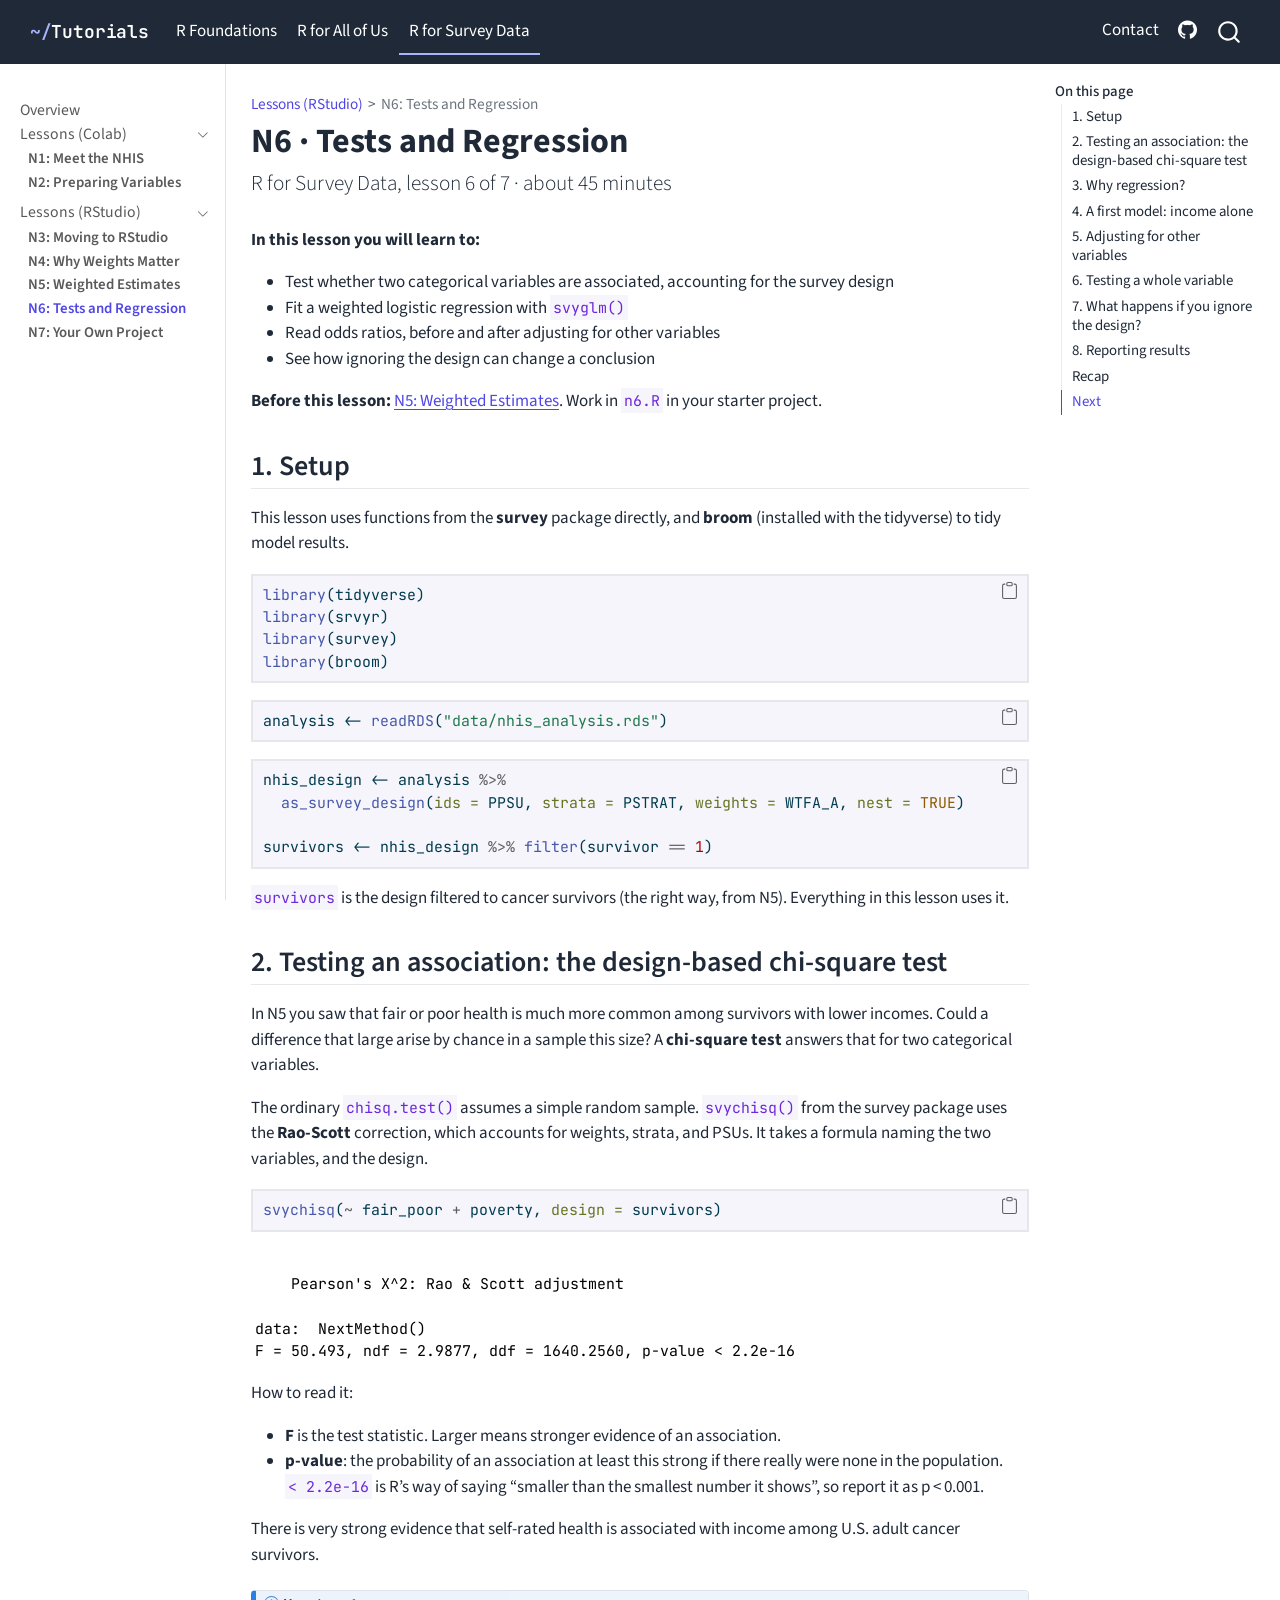
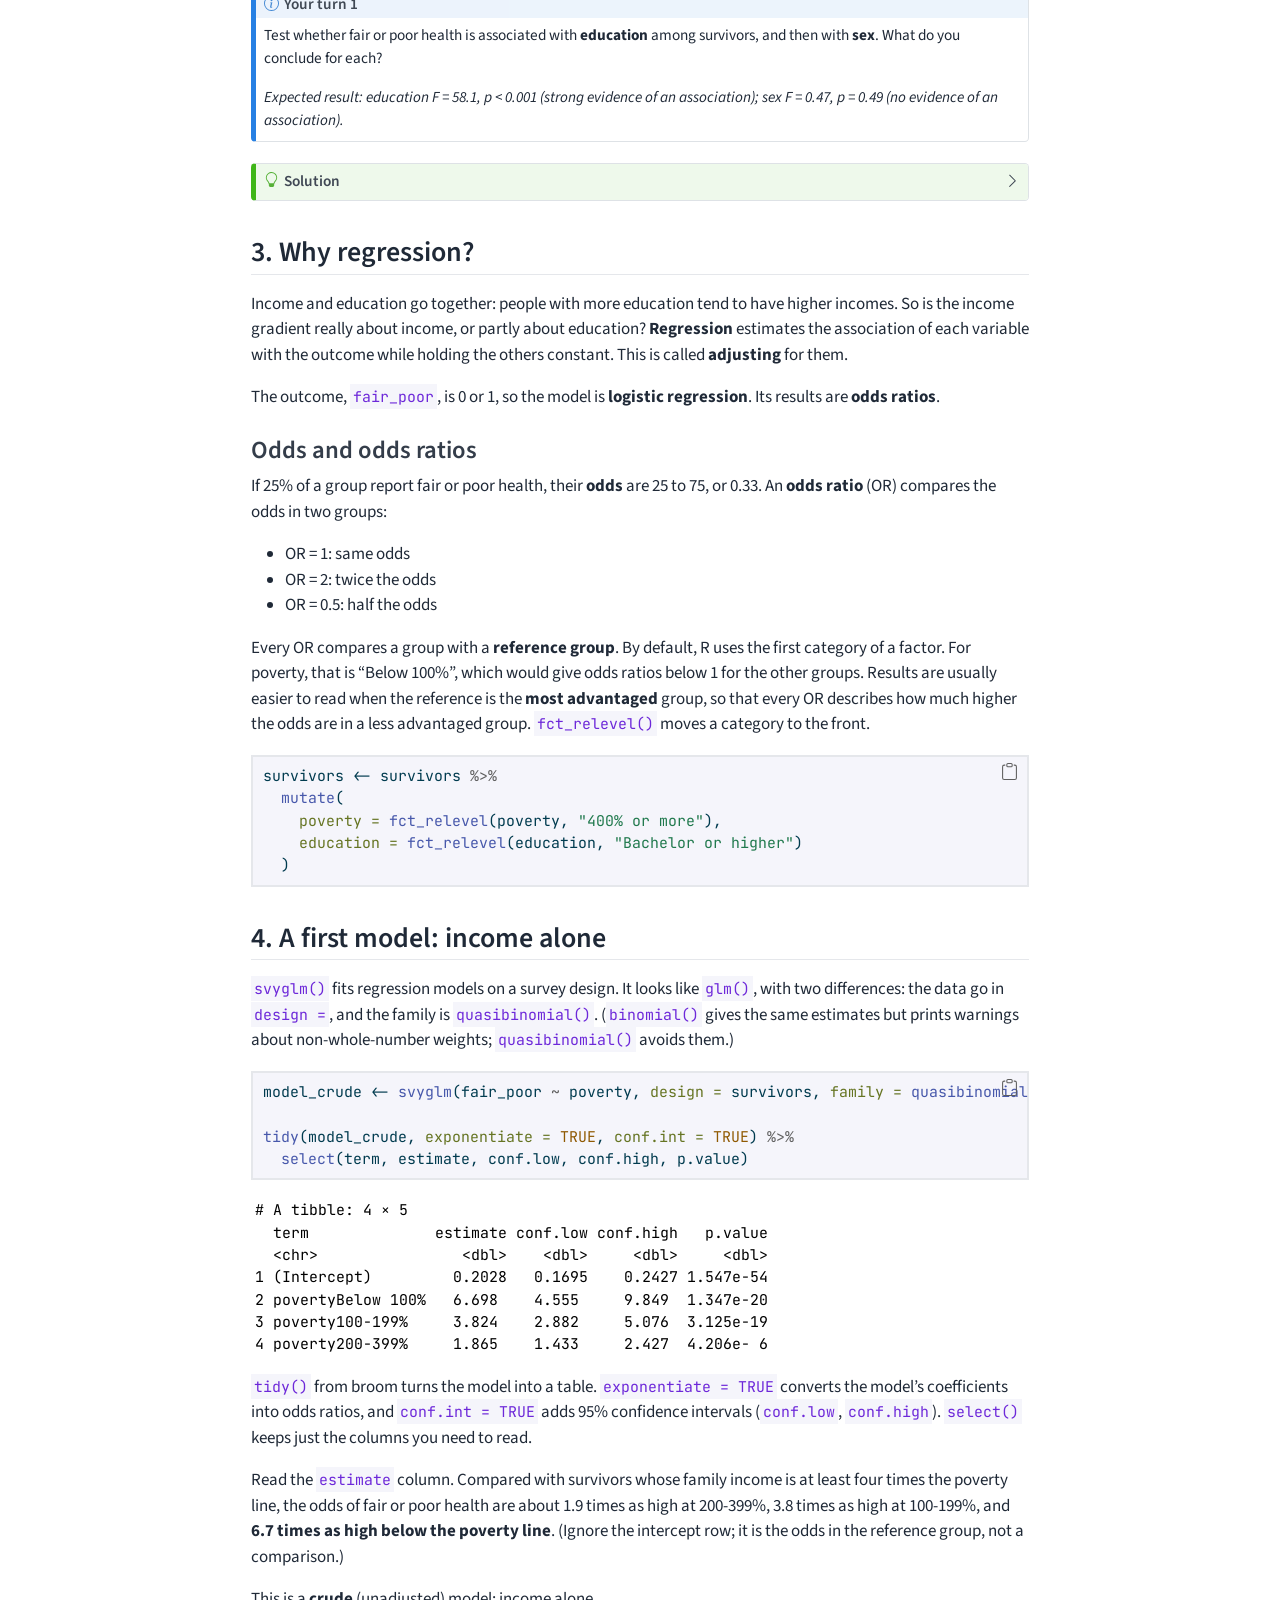
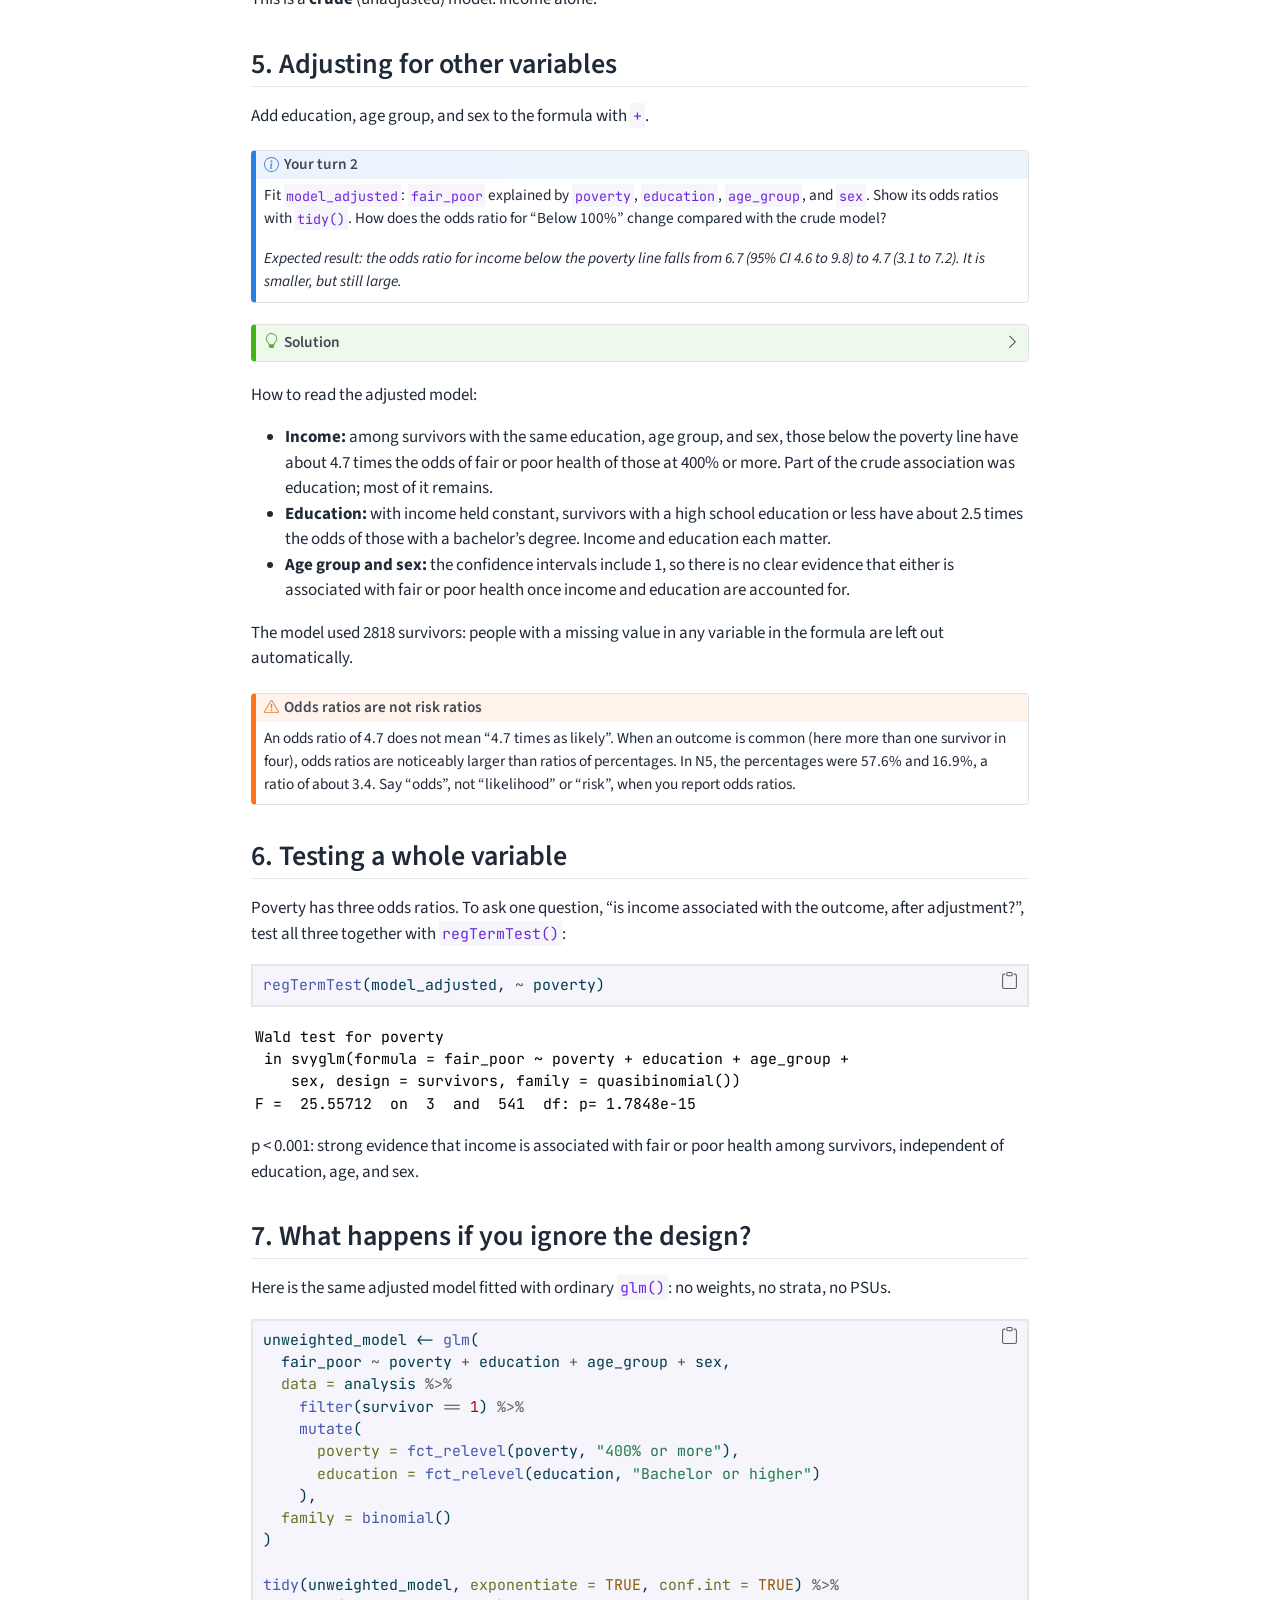
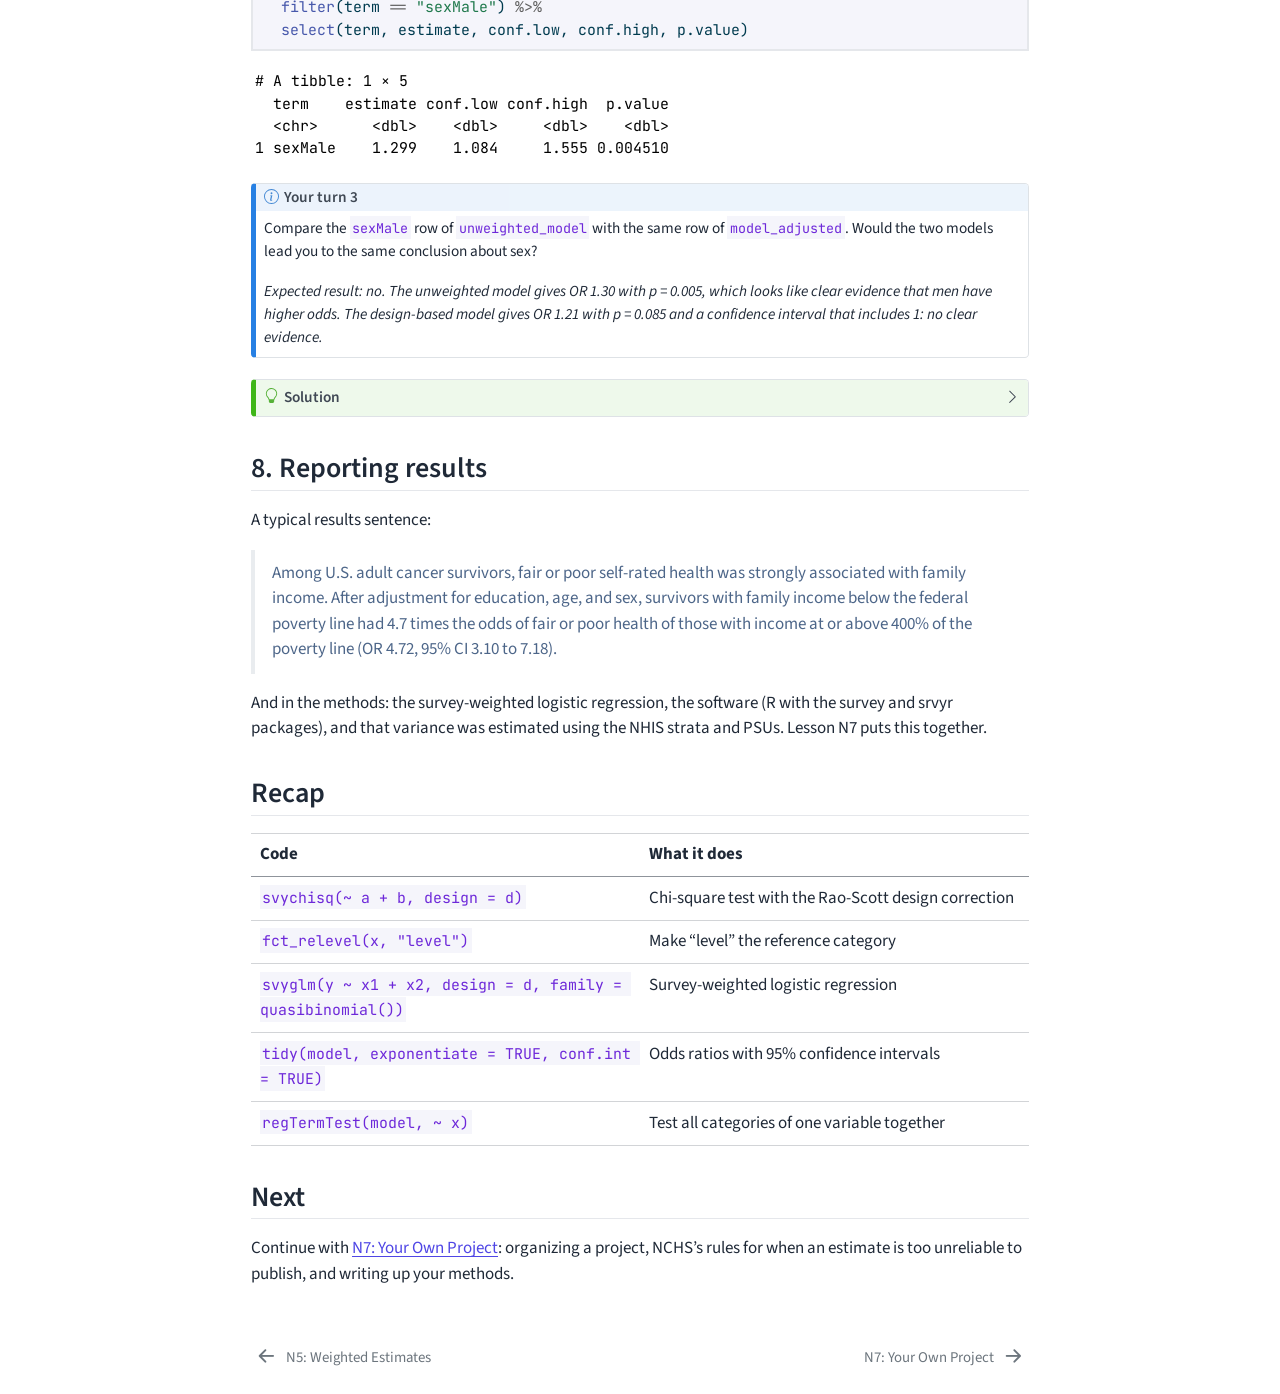
<file: survey/n6-regression.html>
<!DOCTYPE html>
<html xmlns="http://www.w3.org/1999/xhtml" lang="en" xml:lang="en"><head>

<meta charset="utf-8">
<meta name="generator" content="quarto-1.8.27">

<meta name="viewport" content="width=device-width, initial-scale=1.0, user-scalable=yes">


<title>N6 · Tests and Regression – Tutorials</title>
<style>
code{white-space: pre-wrap;}
span.smallcaps{font-variant: small-caps;}
div.columns{display: flex; gap: min(4vw, 1.5em);}
div.column{flex: auto; overflow-x: auto;}
div.hanging-indent{margin-left: 1.5em; text-indent: -1.5em;}
ul.task-list{list-style: none;}
ul.task-list li input[type="checkbox"] {
  width: 0.8em;
  margin: 0 0.8em 0.2em -1em; /* quarto-specific, see https://github.com/quarto-dev/quarto-cli/issues/4556 */ 
  vertical-align: middle;
}
/* CSS for syntax highlighting */
html { -webkit-text-size-adjust: 100%; }
pre > code.sourceCode { white-space: pre; position: relative; }
pre > code.sourceCode > span { display: inline-block; line-height: 1.25; }
pre > code.sourceCode > span:empty { height: 1.2em; }
.sourceCode { overflow: visible; }
code.sourceCode > span { color: inherit; text-decoration: inherit; }
div.sourceCode { margin: 1em 0; }
pre.sourceCode { margin: 0; }
@media screen {
div.sourceCode { overflow: auto; }
}
@media print {
pre > code.sourceCode { white-space: pre-wrap; }
pre > code.sourceCode > span { text-indent: -5em; padding-left: 5em; }
}
pre.numberSource code
  { counter-reset: source-line 0; }
pre.numberSource code > span
  { position: relative; left: -4em; counter-increment: source-line; }
pre.numberSource code > span > a:first-child::before
  { content: counter(source-line);
    position: relative; left: -1em; text-align: right; vertical-align: baseline;
    border: none; display: inline-block;
    -webkit-touch-callout: none; -webkit-user-select: none;
    -khtml-user-select: none; -moz-user-select: none;
    -ms-user-select: none; user-select: none;
    padding: 0 4px; width: 4em;
  }
pre.numberSource { margin-left: 3em;  padding-left: 4px; }
div.sourceCode
  {   }
@media screen {
pre > code.sourceCode > span > a:first-child::before { text-decoration: underline; }
}
</style>


<script src="../site_libs/quarto-nav/quarto-nav.js"></script>
<script src="../site_libs/quarto-nav/headroom.min.js"></script>
<script src="../site_libs/clipboard/clipboard.min.js"></script>
<script src="../site_libs/quarto-search/autocomplete.umd.js"></script>
<script src="../site_libs/quarto-search/fuse.min.js"></script>
<script src="../site_libs/quarto-search/quarto-search.js"></script>
<meta name="quarto:offset" content="../">
<link href="../survey/n7-project.html" rel="next">
<link href="../survey/n5-estimates.html" rel="prev">
<script src="../site_libs/quarto-html/quarto.js" type="module"></script>
<script src="../site_libs/quarto-html/tabsets/tabsets.js" type="module"></script>
<script src="../site_libs/quarto-html/axe/axe-check.js" type="module"></script>
<script src="../site_libs/quarto-html/popper.min.js"></script>
<script src="../site_libs/quarto-html/tippy.umd.min.js"></script>
<script src="../site_libs/quarto-html/anchor.min.js"></script>
<link href="../site_libs/quarto-html/tippy.css" rel="stylesheet">
<link href="../site_libs/quarto-html/quarto-syntax-highlighting-ff317ac08ddb1062a168758b579193b5.css" rel="stylesheet" id="quarto-text-highlighting-styles">
<script src="../site_libs/bootstrap/bootstrap.min.js"></script>
<link href="../site_libs/bootstrap/bootstrap-icons.css" rel="stylesheet">
<link href="../site_libs/bootstrap/bootstrap-cbd6ebf3d44eba1207b09f0a641f737e.min.css" rel="stylesheet" append-hash="true" id="quarto-bootstrap" data-mode="light">
<script id="quarto-search-options" type="application/json">{
  "location": "navbar",
  "copy-button": false,
  "collapse-after": 3,
  "panel-placement": "end",
  "type": "overlay",
  "limit": 50,
  "keyboard-shortcut": [
    "f",
    "/",
    "s"
  ],
  "show-item-context": false,
  "language": {
    "search-no-results-text": "No results",
    "search-matching-documents-text": "matching documents",
    "search-copy-link-title": "Copy link to search",
    "search-hide-matches-text": "Hide additional matches",
    "search-more-match-text": "more match in this document",
    "search-more-matches-text": "more matches in this document",
    "search-clear-button-title": "Clear",
    "search-text-placeholder": "",
    "search-detached-cancel-button-title": "Cancel",
    "search-submit-button-title": "Submit",
    "search-label": "Search"
  }
}</script>


</head>

<body class="nav-sidebar docked nav-fixed quarto-light">

<div id="quarto-search-results"></div>
  <header id="quarto-header" class="headroom fixed-top">
    <nav class="navbar navbar-expand-lg " data-bs-theme="dark">
      <div class="navbar-container container-fluid">
      <div class="navbar-brand-container mx-auto">
    <a class="navbar-brand" href="../index.html">
    <span class="navbar-title">Tutorials</span>
    </a>
  </div>
            <div id="quarto-search" class="" title="Search"></div>
          <button class="navbar-toggler" type="button" data-bs-toggle="collapse" data-bs-target="#navbarCollapse" aria-controls="navbarCollapse" role="menu" aria-expanded="false" aria-label="Toggle navigation" onclick="if (window.quartoToggleHeadroom) { window.quartoToggleHeadroom(); }">
  <span class="navbar-toggler-icon"></span>
</button>
          <div class="collapse navbar-collapse" id="navbarCollapse">
            <ul class="navbar-nav navbar-nav-scroll me-auto">
  <li class="nav-item">
    <a class="nav-link" href="../foundations/index.html"> 
<span class="menu-text">R Foundations</span></a>
  </li>  
  <li class="nav-item">
    <a class="nav-link" href="../aou/index.html"> 
<span class="menu-text">R for All of Us</span></a>
  </li>  
  <li class="nav-item">
    <a class="nav-link active" href="../survey/index.html" aria-current="page"> 
<span class="menu-text">R for Survey Data</span></a>
  </li>  
</ul>
            <ul class="navbar-nav navbar-nav-scroll ms-auto">
  <li class="nav-item">
    <a class="nav-link" href="../contact.html"> 
<span class="menu-text">Contact</span></a>
  </li>  
  <li class="nav-item compact">
    <a class="nav-link" href="https://github.com/icohr-lab/tutorials"> <i class="bi bi-github" role="img">
</i> 
<span class="menu-text"></span></a>
  </li>  
</ul>
          </div> <!-- /navcollapse -->
            <div class="quarto-navbar-tools">
</div>
      </div> <!-- /container-fluid -->
    </nav>
  <nav class="quarto-secondary-nav">
    <div class="container-fluid d-flex">
      <button type="button" class="quarto-btn-toggle btn" data-bs-toggle="collapse" role="button" data-bs-target=".quarto-sidebar-collapse-item" aria-controls="quarto-sidebar" aria-expanded="false" aria-label="Toggle sidebar navigation" onclick="if (window.quartoToggleHeadroom) { window.quartoToggleHeadroom(); }">
        <i class="bi bi-layout-text-sidebar-reverse"></i>
      </button>
        <nav class="quarto-page-breadcrumbs" aria-label="breadcrumb"><ol class="breadcrumb"><li class="breadcrumb-item"><a href="../survey/n3-rstudio.html">Lessons (RStudio)</a></li><li class="breadcrumb-item"><a href="../survey/n6-regression.html">N6: Tests and Regression</a></li></ol></nav>
        <a class="flex-grow-1" role="navigation" data-bs-toggle="collapse" data-bs-target=".quarto-sidebar-collapse-item" aria-controls="quarto-sidebar" aria-expanded="false" aria-label="Toggle sidebar navigation" onclick="if (window.quartoToggleHeadroom) { window.quartoToggleHeadroom(); }">      
        </a>
    </div>
  </nav>
</header>
<!-- content -->
<div id="quarto-content" class="quarto-container page-columns page-rows-contents page-layout-article page-navbar">
<!-- sidebar -->
  <nav id="quarto-sidebar" class="sidebar collapse collapse-horizontal quarto-sidebar-collapse-item sidebar-navigation docked overflow-auto">
    <div class="sidebar-menu-container"> 
    <ul class="list-unstyled mt-1">
        <li class="sidebar-item">
  <div class="sidebar-item-container"> 
  <a href="../survey/index.html" class="sidebar-item-text sidebar-link">
 <span class="menu-text">Overview</span></a>
  </div>
</li>
        <li class="sidebar-item sidebar-item-section">
      <div class="sidebar-item-container"> 
            <a class="sidebar-item-text sidebar-link text-start" data-bs-toggle="collapse" data-bs-target="#quarto-sidebar-section-1" role="navigation" aria-expanded="true">
 <span class="menu-text">Lessons (Colab)</span></a>
          <a class="sidebar-item-toggle text-start" data-bs-toggle="collapse" data-bs-target="#quarto-sidebar-section-1" role="navigation" aria-expanded="true" aria-label="Toggle section">
            <i class="bi bi-chevron-right ms-2"></i>
          </a> 
      </div>
      <ul id="quarto-sidebar-section-1" class="collapse list-unstyled sidebar-section depth1 show">  
          <li class="sidebar-item">
  <div class="sidebar-item-container"> 
  <a href="https://colab.research.google.com/github/icohr-lab/tutorials/blob/main/notebooks/N1_Meet_the_NHIS.ipynb" class="sidebar-item-text sidebar-link">
 <span class="menu-text">N1: Meet the NHIS</span></a>
  </div>
</li>
          <li class="sidebar-item">
  <div class="sidebar-item-container"> 
  <a href="https://colab.research.google.com/github/icohr-lab/tutorials/blob/main/notebooks/N2_Preparing_Variables.ipynb" class="sidebar-item-text sidebar-link">
 <span class="menu-text">N2: Preparing Variables</span></a>
  </div>
</li>
      </ul>
  </li>
        <li class="sidebar-item sidebar-item-section">
      <div class="sidebar-item-container"> 
            <a class="sidebar-item-text sidebar-link text-start" data-bs-toggle="collapse" data-bs-target="#quarto-sidebar-section-2" role="navigation" aria-expanded="true">
 <span class="menu-text">Lessons (RStudio)</span></a>
          <a class="sidebar-item-toggle text-start" data-bs-toggle="collapse" data-bs-target="#quarto-sidebar-section-2" role="navigation" aria-expanded="true" aria-label="Toggle section">
            <i class="bi bi-chevron-right ms-2"></i>
          </a> 
      </div>
      <ul id="quarto-sidebar-section-2" class="collapse list-unstyled sidebar-section depth1 show">  
          <li class="sidebar-item">
  <div class="sidebar-item-container"> 
  <a href="../survey/n3-rstudio.html" class="sidebar-item-text sidebar-link">
 <span class="menu-text">N3: Moving to RStudio</span></a>
  </div>
</li>
          <li class="sidebar-item">
  <div class="sidebar-item-container"> 
  <a href="../survey/n4-weights.html" class="sidebar-item-text sidebar-link">
 <span class="menu-text">N4: Why Weights Matter</span></a>
  </div>
</li>
          <li class="sidebar-item">
  <div class="sidebar-item-container"> 
  <a href="../survey/n5-estimates.html" class="sidebar-item-text sidebar-link">
 <span class="menu-text">N5: Weighted Estimates</span></a>
  </div>
</li>
          <li class="sidebar-item">
  <div class="sidebar-item-container"> 
  <a href="../survey/n6-regression.html" class="sidebar-item-text sidebar-link active">
 <span class="menu-text">N6: Tests and Regression</span></a>
  </div>
</li>
          <li class="sidebar-item">
  <div class="sidebar-item-container"> 
  <a href="../survey/n7-project.html" class="sidebar-item-text sidebar-link">
 <span class="menu-text">N7: Your Own Project</span></a>
  </div>
</li>
      </ul>
  </li>
    </ul>
    </div>
</nav>
<div id="quarto-sidebar-glass" class="quarto-sidebar-collapse-item" data-bs-toggle="collapse" data-bs-target=".quarto-sidebar-collapse-item"></div>
<!-- margin-sidebar -->
    <div id="quarto-margin-sidebar" class="sidebar margin-sidebar">
        <nav id="TOC" role="doc-toc" class="toc-active">
    <h2 id="toc-title">On this page</h2>
   
  <ul>
  <li><a href="#setup" id="toc-setup" class="nav-link active" data-scroll-target="#setup">1. Setup</a></li>
  <li><a href="#testing-an-association-the-design-based-chi-square-test" id="toc-testing-an-association-the-design-based-chi-square-test" class="nav-link" data-scroll-target="#testing-an-association-the-design-based-chi-square-test">2. Testing an association: the design-based chi-square test</a></li>
  <li><a href="#why-regression" id="toc-why-regression" class="nav-link" data-scroll-target="#why-regression">3. Why regression?</a>
  <ul class="collapse">
  <li><a href="#odds-and-odds-ratios" id="toc-odds-and-odds-ratios" class="nav-link" data-scroll-target="#odds-and-odds-ratios">Odds and odds ratios</a></li>
  </ul></li>
  <li><a href="#a-first-model-income-alone" id="toc-a-first-model-income-alone" class="nav-link" data-scroll-target="#a-first-model-income-alone">4. A first model: income alone</a></li>
  <li><a href="#adjusting-for-other-variables" id="toc-adjusting-for-other-variables" class="nav-link" data-scroll-target="#adjusting-for-other-variables">5. Adjusting for other variables</a></li>
  <li><a href="#testing-a-whole-variable" id="toc-testing-a-whole-variable" class="nav-link" data-scroll-target="#testing-a-whole-variable">6. Testing a whole variable</a></li>
  <li><a href="#what-happens-if-you-ignore-the-design" id="toc-what-happens-if-you-ignore-the-design" class="nav-link" data-scroll-target="#what-happens-if-you-ignore-the-design">7. What happens if you ignore the design?</a></li>
  <li><a href="#reporting-results" id="toc-reporting-results" class="nav-link" data-scroll-target="#reporting-results">8. Reporting results</a></li>
  <li><a href="#recap" id="toc-recap" class="nav-link" data-scroll-target="#recap">Recap</a></li>
  <li><a href="#next" id="toc-next" class="nav-link" data-scroll-target="#next">Next</a></li>
  </ul>
</nav>
    </div>
<!-- main -->
<main class="content" id="quarto-document-content">

<header id="title-block-header" class="quarto-title-block default"><nav class="quarto-page-breadcrumbs quarto-title-breadcrumbs d-none d-lg-block" aria-label="breadcrumb"><ol class="breadcrumb"><li class="breadcrumb-item"><a href="../survey/n3-rstudio.html">Lessons (RStudio)</a></li><li class="breadcrumb-item"><a href="../survey/n6-regression.html">N6: Tests and Regression</a></li></ol></nav>
<div class="quarto-title">
<h1 class="title">N6 · Tests and Regression</h1>
<p class="subtitle lead">R for Survey Data, lesson 6 of 7 · about 45 minutes</p>
</div>



<div class="quarto-title-meta">

    
  
    
  </div>
  


</header>


<p><strong>In this lesson you will learn to:</strong></p>
<ul>
<li>Test whether two categorical variables are associated, accounting for the survey design</li>
<li>Fit a weighted logistic regression with <code>svyglm()</code></li>
<li>Read odds ratios, before and after adjusting for other variables</li>
<li>See how ignoring the design can change a conclusion</li>
</ul>
<p><strong>Before this lesson:</strong> <a href="../survey/n5-estimates.html">N5: Weighted Estimates</a>. Work in <code>n6.R</code> in your starter project.</p>
<section id="setup" class="level2">
<h2 class="anchored" data-anchor-id="setup">1. Setup</h2>
<p>This lesson uses functions from the <strong>survey</strong> package directly, and <strong>broom</strong> (installed with the tidyverse) to tidy model results.</p>
<div class="cell">
<div class="code-copy-outer-scaffold"><div class="sourceCode cell-code" id="cb1"><pre class="sourceCode r code-with-copy"><code class="sourceCode r"><span id="cb1-1"><a href="#cb1-1" aria-hidden="true" tabindex="-1"></a><span class="fu">library</span>(tidyverse)</span>
<span id="cb1-2"><a href="#cb1-2" aria-hidden="true" tabindex="-1"></a><span class="fu">library</span>(srvyr)</span>
<span id="cb1-3"><a href="#cb1-3" aria-hidden="true" tabindex="-1"></a><span class="fu">library</span>(survey)</span>
<span id="cb1-4"><a href="#cb1-4" aria-hidden="true" tabindex="-1"></a><span class="fu">library</span>(broom)</span></code></pre></div><button title="Copy to Clipboard" class="code-copy-button"><i class="bi"></i></button></div>
</div>
<div class="cell">
<div class="code-copy-outer-scaffold"><div class="sourceCode cell-code" id="cb2"><pre class="sourceCode r code-with-copy"><code class="sourceCode r"><span id="cb2-1"><a href="#cb2-1" aria-hidden="true" tabindex="-1"></a>analysis <span class="ot">&lt;-</span> <span class="fu">readRDS</span>(<span class="st">"data/nhis_analysis.rds"</span>)</span></code></pre></div><button title="Copy to Clipboard" class="code-copy-button"><i class="bi"></i></button></div>
</div>
<div class="cell">
<div class="code-copy-outer-scaffold"><div class="sourceCode cell-code" id="cb3"><pre class="sourceCode r code-with-copy"><code class="sourceCode r"><span id="cb3-1"><a href="#cb3-1" aria-hidden="true" tabindex="-1"></a>nhis_design <span class="ot">&lt;-</span> analysis <span class="sc">%&gt;%</span></span>
<span id="cb3-2"><a href="#cb3-2" aria-hidden="true" tabindex="-1"></a>  <span class="fu">as_survey_design</span>(<span class="at">ids =</span> PPSU, <span class="at">strata =</span> PSTRAT, <span class="at">weights =</span> WTFA_A, <span class="at">nest =</span> <span class="cn">TRUE</span>)</span>
<span id="cb3-3"><a href="#cb3-3" aria-hidden="true" tabindex="-1"></a></span>
<span id="cb3-4"><a href="#cb3-4" aria-hidden="true" tabindex="-1"></a>survivors <span class="ot">&lt;-</span> nhis_design <span class="sc">%&gt;%</span> <span class="fu">filter</span>(survivor <span class="sc">==</span> <span class="dv">1</span>)</span></code></pre></div><button title="Copy to Clipboard" class="code-copy-button"><i class="bi"></i></button></div>
</div>
<p><code>survivors</code> is the design filtered to cancer survivors (the right way, from N5). Everything in this lesson uses it.</p>
</section>
<section id="testing-an-association-the-design-based-chi-square-test" class="level2">
<h2 class="anchored" data-anchor-id="testing-an-association-the-design-based-chi-square-test">2. Testing an association: the design-based chi-square test</h2>
<p>In N5 you saw that fair or poor health is much more common among survivors with lower incomes. Could a difference that large arise by chance in a sample this size? A <strong>chi-square test</strong> answers that for two categorical variables.</p>
<p>The ordinary <code>chisq.test()</code> assumes a simple random sample. <code>svychisq()</code> from the survey package uses the <strong>Rao-Scott</strong> correction, which accounts for weights, strata, and PSUs. It takes a formula naming the two variables, and the design.</p>
<div class="cell">
<div class="code-copy-outer-scaffold"><div class="sourceCode cell-code" id="cb4"><pre class="sourceCode r code-with-copy"><code class="sourceCode r"><span id="cb4-1"><a href="#cb4-1" aria-hidden="true" tabindex="-1"></a><span class="fu">svychisq</span>(<span class="sc">~</span> fair_poor <span class="sc">+</span> poverty, <span class="at">design =</span> survivors)</span></code></pre></div><button title="Copy to Clipboard" class="code-copy-button"><i class="bi"></i></button></div>
<div class="cell-output cell-output-stdout">
<pre><code>
    Pearson's X^2: Rao &amp; Scott adjustment

data:  NextMethod()
F = 50.493, ndf = 2.9877, ddf = 1640.2560, p-value &lt; 2.2e-16</code></pre>
</div>
</div>
<p>How to read it:</p>
<ul>
<li><strong>F</strong> is the test statistic. Larger means stronger evidence of an association.</li>
<li><strong>p-value</strong>: the probability of an association at least this strong if there really were none in the population. <code>&lt; 2.2e-16</code> is R’s way of saying “smaller than the smallest number it shows”, so report it as p &lt; 0.001.</li>
</ul>
<p>There is very strong evidence that self-rated health is associated with income among U.S. adult cancer survivors.</p>
<div class="callout callout-style-default callout-note callout-titled">
<div class="callout-header d-flex align-content-center">
<div class="callout-icon-container">
<i class="callout-icon"></i>
</div>
<div class="callout-title-container flex-fill">
<span class="screen-reader-only">Note</span>Your turn 1
</div>
</div>
<div class="callout-body-container callout-body">
<p>Test whether fair or poor health is associated with <strong>education</strong> among survivors, and then with <strong>sex</strong>. What do you conclude for each?</p>
<p><em>Expected result: education F = 58.1, p &lt; 0.001 (strong evidence of an association); sex F = 0.47, p = 0.49 (no evidence of an association).</em></p>
</div>
</div>
<div class="callout callout-style-default callout-tip callout-titled">
<div class="callout-header d-flex align-content-center collapsed" data-bs-toggle="collapse" data-bs-target=".callout-2-contents" aria-controls="callout-2" aria-expanded="false" aria-label="Toggle callout">
<div class="callout-icon-container">
<i class="callout-icon"></i>
</div>
<div class="callout-title-container flex-fill">
<span class="screen-reader-only">Tip</span>Solution
</div>
<div class="callout-btn-toggle d-inline-block border-0 py-1 ps-1 pe-0 float-end"><i class="callout-toggle"></i></div>
</div>
<div id="callout-2" class="callout-2-contents callout-collapse collapse">
<div class="callout-body-container callout-body">
<div class="cell">
<div class="code-copy-outer-scaffold"><div class="sourceCode cell-code" id="cb6"><pre class="sourceCode r code-with-copy"><code class="sourceCode r"><span id="cb6-1"><a href="#cb6-1" aria-hidden="true" tabindex="-1"></a><span class="fu">svychisq</span>(<span class="sc">~</span> fair_poor <span class="sc">+</span> education, <span class="at">design =</span> survivors)</span></code></pre></div><button title="Copy to Clipboard" class="code-copy-button"><i class="bi"></i></button></div>
<div class="cell-output cell-output-stdout">
<pre><code>
    Pearson's X^2: Rao &amp; Scott adjustment

data:  NextMethod()
F = 58.11, ndf = 1.9806, ddf = 1087.3240, p-value &lt; 2.2e-16</code></pre>
</div>
<div class="code-copy-outer-scaffold"><div class="sourceCode cell-code" id="cb8"><pre class="sourceCode r code-with-copy"><code class="sourceCode r"><span id="cb8-1"><a href="#cb8-1" aria-hidden="true" tabindex="-1"></a><span class="fu">svychisq</span>(<span class="sc">~</span> fair_poor <span class="sc">+</span> sex, <span class="at">design =</span> survivors)</span></code></pre></div><button title="Copy to Clipboard" class="code-copy-button"><i class="bi"></i></button></div>
<div class="cell-output cell-output-stdout">
<pre><code>
    Pearson's X^2: Rao &amp; Scott adjustment

data:  NextMethod()
F = 0.47132, ndf = 1, ddf = 549, p-value = 0.4927</code></pre>
</div>
</div>
<p>A large p-value does not prove that men and women have the same rate. It means this sample gives no evidence of a difference.</p>
</div>
</div>
</div>
</section>
<section id="why-regression" class="level2">
<h2 class="anchored" data-anchor-id="why-regression">3. Why regression?</h2>
<p>Income and education go together: people with more education tend to have higher incomes. So is the income gradient really about income, or partly about education? <strong>Regression</strong> estimates the association of each variable with the outcome while holding the others constant. This is called <strong>adjusting</strong> for them.</p>
<p>The outcome, <code>fair_poor</code>, is 0 or 1, so the model is <strong>logistic regression</strong>. Its results are <strong>odds ratios</strong>.</p>
<section id="odds-and-odds-ratios" class="level3">
<h3 class="anchored" data-anchor-id="odds-and-odds-ratios">Odds and odds ratios</h3>
<p>If 25% of a group report fair or poor health, their <strong>odds</strong> are 25 to 75, or 0.33. An <strong>odds ratio</strong> (OR) compares the odds in two groups:</p>
<ul>
<li>OR = 1: same odds</li>
<li>OR = 2: twice the odds</li>
<li>OR = 0.5: half the odds</li>
</ul>
<p>Every OR compares a group with a <strong>reference group</strong>. By default, R uses the first category of a factor. For poverty, that is “Below 100%”, which would give odds ratios below 1 for the other groups. Results are usually easier to read when the reference is the <strong>most advantaged</strong> group, so that every OR describes how much higher the odds are in a less advantaged group. <code>fct_relevel()</code> moves a category to the front.</p>
<div class="cell">
<div class="code-copy-outer-scaffold"><div class="sourceCode cell-code" id="cb10"><pre class="sourceCode r code-with-copy"><code class="sourceCode r"><span id="cb10-1"><a href="#cb10-1" aria-hidden="true" tabindex="-1"></a>survivors <span class="ot">&lt;-</span> survivors <span class="sc">%&gt;%</span></span>
<span id="cb10-2"><a href="#cb10-2" aria-hidden="true" tabindex="-1"></a>  <span class="fu">mutate</span>(</span>
<span id="cb10-3"><a href="#cb10-3" aria-hidden="true" tabindex="-1"></a>    <span class="at">poverty =</span> <span class="fu">fct_relevel</span>(poverty, <span class="st">"400% or more"</span>),</span>
<span id="cb10-4"><a href="#cb10-4" aria-hidden="true" tabindex="-1"></a>    <span class="at">education =</span> <span class="fu">fct_relevel</span>(education, <span class="st">"Bachelor or higher"</span>)</span>
<span id="cb10-5"><a href="#cb10-5" aria-hidden="true" tabindex="-1"></a>  )</span></code></pre></div><button title="Copy to Clipboard" class="code-copy-button"><i class="bi"></i></button></div>
</div>
</section>
</section>
<section id="a-first-model-income-alone" class="level2">
<h2 class="anchored" data-anchor-id="a-first-model-income-alone">4. A first model: income alone</h2>
<p><code>svyglm()</code> fits regression models on a survey design. It looks like <code>glm()</code>, with two differences: the data go in <code>design =</code>, and the family is <code>quasibinomial()</code>. (<code>binomial()</code> gives the same estimates but prints warnings about non-whole-number weights; <code>quasibinomial()</code> avoids them.)</p>
<div class="cell">
<div class="code-copy-outer-scaffold"><div class="sourceCode cell-code" id="cb11"><pre class="sourceCode r code-with-copy"><code class="sourceCode r"><span id="cb11-1"><a href="#cb11-1" aria-hidden="true" tabindex="-1"></a>model_crude <span class="ot">&lt;-</span> <span class="fu">svyglm</span>(fair_poor <span class="sc">~</span> poverty, <span class="at">design =</span> survivors, <span class="at">family =</span> <span class="fu">quasibinomial</span>())</span>
<span id="cb11-2"><a href="#cb11-2" aria-hidden="true" tabindex="-1"></a></span>
<span id="cb11-3"><a href="#cb11-3" aria-hidden="true" tabindex="-1"></a><span class="fu">tidy</span>(model_crude, <span class="at">exponentiate =</span> <span class="cn">TRUE</span>, <span class="at">conf.int =</span> <span class="cn">TRUE</span>) <span class="sc">%&gt;%</span></span>
<span id="cb11-4"><a href="#cb11-4" aria-hidden="true" tabindex="-1"></a>  <span class="fu">select</span>(term, estimate, conf.low, conf.high, p.value)</span></code></pre></div><button title="Copy to Clipboard" class="code-copy-button"><i class="bi"></i></button></div>
<div class="cell-output cell-output-stdout">
<pre><code># A tibble: 4 × 5
  term              estimate conf.low conf.high   p.value
  &lt;chr&gt;                &lt;dbl&gt;    &lt;dbl&gt;     &lt;dbl&gt;     &lt;dbl&gt;
1 (Intercept)         0.2028   0.1695    0.2427 1.547e-54
2 povertyBelow 100%   6.698    4.555     9.849  1.347e-20
3 poverty100-199%     3.824    2.882     5.076  3.125e-19
4 poverty200-399%     1.865    1.433     2.427  4.206e- 6</code></pre>
</div>
</div>
<p><code>tidy()</code> from broom turns the model into a table. <code>exponentiate = TRUE</code> converts the model’s coefficients into odds ratios, and <code>conf.int = TRUE</code> adds 95% confidence intervals (<code>conf.low</code>, <code>conf.high</code>). <code>select()</code> keeps just the columns you need to read.</p>
<p>Read the <code>estimate</code> column. Compared with survivors whose family income is at least four times the poverty line, the odds of fair or poor health are about 1.9 times as high at 200-399%, 3.8 times as high at 100-199%, and <strong>6.7 times as high below the poverty line</strong>. (Ignore the intercept row; it is the odds in the reference group, not a comparison.)</p>
<p>This is a <strong>crude</strong> (unadjusted) model: income alone.</p>
</section>
<section id="adjusting-for-other-variables" class="level2">
<h2 class="anchored" data-anchor-id="adjusting-for-other-variables">5. Adjusting for other variables</h2>
<p>Add education, age group, and sex to the formula with <code>+</code>.</p>
<div class="callout callout-style-default callout-note callout-titled">
<div class="callout-header d-flex align-content-center">
<div class="callout-icon-container">
<i class="callout-icon"></i>
</div>
<div class="callout-title-container flex-fill">
<span class="screen-reader-only">Note</span>Your turn 2
</div>
</div>
<div class="callout-body-container callout-body">
<p>Fit <code>model_adjusted</code>: <code>fair_poor</code> explained by <code>poverty</code>, <code>education</code>, <code>age_group</code>, and <code>sex</code>. Show its odds ratios with <code>tidy()</code>. How does the odds ratio for “Below 100%” change compared with the crude model?</p>
<p><em>Expected result: the odds ratio for income below the poverty line falls from 6.7 (95% CI 4.6 to 9.8) to 4.7 (3.1 to 7.2). It is smaller, but still large.</em></p>
</div>
</div>
<div class="callout callout-style-default callout-tip callout-titled">
<div class="callout-header d-flex align-content-center collapsed" data-bs-toggle="collapse" data-bs-target=".callout-4-contents" aria-controls="callout-4" aria-expanded="false" aria-label="Toggle callout">
<div class="callout-icon-container">
<i class="callout-icon"></i>
</div>
<div class="callout-title-container flex-fill">
<span class="screen-reader-only">Tip</span>Solution
</div>
<div class="callout-btn-toggle d-inline-block border-0 py-1 ps-1 pe-0 float-end"><i class="callout-toggle"></i></div>
</div>
<div id="callout-4" class="callout-4-contents callout-collapse collapse">
<div class="callout-body-container callout-body">
<div class="cell">
<div class="code-copy-outer-scaffold"><div class="sourceCode cell-code" id="cb13"><pre class="sourceCode r code-with-copy"><code class="sourceCode r"><span id="cb13-1"><a href="#cb13-1" aria-hidden="true" tabindex="-1"></a>model_adjusted <span class="ot">&lt;-</span> <span class="fu">svyglm</span>(fair_poor <span class="sc">~</span> poverty <span class="sc">+</span> education <span class="sc">+</span> age_group <span class="sc">+</span> sex,</span>
<span id="cb13-2"><a href="#cb13-2" aria-hidden="true" tabindex="-1"></a>                         <span class="at">design =</span> survivors, <span class="at">family =</span> <span class="fu">quasibinomial</span>())</span>
<span id="cb13-3"><a href="#cb13-3" aria-hidden="true" tabindex="-1"></a></span>
<span id="cb13-4"><a href="#cb13-4" aria-hidden="true" tabindex="-1"></a><span class="fu">tidy</span>(model_adjusted, <span class="at">exponentiate =</span> <span class="cn">TRUE</span>, <span class="at">conf.int =</span> <span class="cn">TRUE</span>) <span class="sc">%&gt;%</span></span>
<span id="cb13-5"><a href="#cb13-5" aria-hidden="true" tabindex="-1"></a>  <span class="fu">select</span>(term, estimate, conf.low, conf.high, p.value)</span></code></pre></div><button title="Copy to Clipboard" class="code-copy-button"><i class="bi"></i></button></div>
<div class="cell-output cell-output-stdout">
<pre><code># A tibble: 9 × 5
  term                         estimate conf.low conf.high   p.value
  &lt;chr&gt;                           &lt;dbl&gt;    &lt;dbl&gt;     &lt;dbl&gt;     &lt;dbl&gt;
1 (Intercept)                    0.1181  0.07101    0.1963 1.160e-15
2 povertyBelow 100%              4.717   3.098      7.181  1.461e-12
3 poverty100-199%                2.959   2.170      4.035  1.786e-11
4 poverty200-399%                1.545   1.171      2.039  2.153e- 3
5 educationHigh school or less   2.533   1.912      3.355  1.946e-10
6 educationSome college          1.757   1.341      2.304  4.914e- 5
7 age_group45-64                 1.118   0.6721     1.860  6.670e- 1
8 age_group65+                   1.056   0.6435     1.733  8.287e- 1
9 sexMale                        1.212   0.9740     1.508  8.466e- 2</code></pre>
</div>
</div>
</div>
</div>
</div>
<p>How to read the adjusted model:</p>
<ul>
<li><strong>Income:</strong> among survivors with the same education, age group, and sex, those below the poverty line have about 4.7 times the odds of fair or poor health of those at 400% or more. Part of the crude association was education; most of it remains.</li>
<li><strong>Education:</strong> with income held constant, survivors with a high school education or less have about 2.5 times the odds of those with a bachelor’s degree. Income and education each matter.</li>
<li><strong>Age group and sex:</strong> the confidence intervals include 1, so there is no clear evidence that either is associated with fair or poor health once income and education are accounted for.</li>
</ul>
<p>The model used 2818 survivors: people with a missing value in any variable in the formula are left out automatically.</p>
<div class="callout callout-style-default callout-warning callout-titled">
<div class="callout-header d-flex align-content-center">
<div class="callout-icon-container">
<i class="callout-icon"></i>
</div>
<div class="callout-title-container flex-fill">
<span class="screen-reader-only">Warning</span>Odds ratios are not risk ratios
</div>
</div>
<div class="callout-body-container callout-body">
<p>An odds ratio of 4.7 does not mean “4.7 times as likely”. When an outcome is common (here more than one survivor in four), odds ratios are noticeably larger than ratios of percentages. In N5, the percentages were 57.6% and 16.9%, a ratio of about 3.4. Say “odds”, not “likelihood” or “risk”, when you report odds ratios.</p>
</div>
</div>
</section>
<section id="testing-a-whole-variable" class="level2">
<h2 class="anchored" data-anchor-id="testing-a-whole-variable">6. Testing a whole variable</h2>
<p>Poverty has three odds ratios. To ask one question, “is income associated with the outcome, after adjustment?”, test all three together with <code>regTermTest()</code>:</p>
<div class="cell">
<div class="code-copy-outer-scaffold"><div class="sourceCode cell-code" id="cb15"><pre class="sourceCode r code-with-copy"><code class="sourceCode r"><span id="cb15-1"><a href="#cb15-1" aria-hidden="true" tabindex="-1"></a><span class="fu">regTermTest</span>(model_adjusted, <span class="sc">~</span> poverty)</span></code></pre></div><button title="Copy to Clipboard" class="code-copy-button"><i class="bi"></i></button></div>
<div class="cell-output cell-output-stdout">
<pre><code>Wald test for poverty
 in svyglm(formula = fair_poor ~ poverty + education + age_group + 
    sex, design = survivors, family = quasibinomial())
F =  25.55712  on  3  and  541  df: p= 1.7848e-15 </code></pre>
</div>
</div>
<p>p &lt; 0.001: strong evidence that income is associated with fair or poor health among survivors, independent of education, age, and sex.</p>
</section>
<section id="what-happens-if-you-ignore-the-design" class="level2">
<h2 class="anchored" data-anchor-id="what-happens-if-you-ignore-the-design">7. What happens if you ignore the design?</h2>
<p>Here is the same adjusted model fitted with ordinary <code>glm()</code>: no weights, no strata, no PSUs.</p>
<div class="cell">
<div class="code-copy-outer-scaffold"><div class="sourceCode cell-code" id="cb17"><pre class="sourceCode r code-with-copy"><code class="sourceCode r"><span id="cb17-1"><a href="#cb17-1" aria-hidden="true" tabindex="-1"></a>unweighted_model <span class="ot">&lt;-</span> <span class="fu">glm</span>(</span>
<span id="cb17-2"><a href="#cb17-2" aria-hidden="true" tabindex="-1"></a>  fair_poor <span class="sc">~</span> poverty <span class="sc">+</span> education <span class="sc">+</span> age_group <span class="sc">+</span> sex,</span>
<span id="cb17-3"><a href="#cb17-3" aria-hidden="true" tabindex="-1"></a>  <span class="at">data =</span> analysis <span class="sc">%&gt;%</span></span>
<span id="cb17-4"><a href="#cb17-4" aria-hidden="true" tabindex="-1"></a>    <span class="fu">filter</span>(survivor <span class="sc">==</span> <span class="dv">1</span>) <span class="sc">%&gt;%</span></span>
<span id="cb17-5"><a href="#cb17-5" aria-hidden="true" tabindex="-1"></a>    <span class="fu">mutate</span>(</span>
<span id="cb17-6"><a href="#cb17-6" aria-hidden="true" tabindex="-1"></a>      <span class="at">poverty =</span> <span class="fu">fct_relevel</span>(poverty, <span class="st">"400% or more"</span>),</span>
<span id="cb17-7"><a href="#cb17-7" aria-hidden="true" tabindex="-1"></a>      <span class="at">education =</span> <span class="fu">fct_relevel</span>(education, <span class="st">"Bachelor or higher"</span>)</span>
<span id="cb17-8"><a href="#cb17-8" aria-hidden="true" tabindex="-1"></a>    ),</span>
<span id="cb17-9"><a href="#cb17-9" aria-hidden="true" tabindex="-1"></a>  <span class="at">family =</span> <span class="fu">binomial</span>()</span>
<span id="cb17-10"><a href="#cb17-10" aria-hidden="true" tabindex="-1"></a>)</span>
<span id="cb17-11"><a href="#cb17-11" aria-hidden="true" tabindex="-1"></a></span>
<span id="cb17-12"><a href="#cb17-12" aria-hidden="true" tabindex="-1"></a><span class="fu">tidy</span>(unweighted_model, <span class="at">exponentiate =</span> <span class="cn">TRUE</span>, <span class="at">conf.int =</span> <span class="cn">TRUE</span>) <span class="sc">%&gt;%</span></span>
<span id="cb17-13"><a href="#cb17-13" aria-hidden="true" tabindex="-1"></a>  <span class="fu">filter</span>(term <span class="sc">==</span> <span class="st">"sexMale"</span>) <span class="sc">%&gt;%</span></span>
<span id="cb17-14"><a href="#cb17-14" aria-hidden="true" tabindex="-1"></a>  <span class="fu">select</span>(term, estimate, conf.low, conf.high, p.value)</span></code></pre></div><button title="Copy to Clipboard" class="code-copy-button"><i class="bi"></i></button></div>
<div class="cell-output cell-output-stdout">
<pre><code># A tibble: 1 × 5
  term    estimate conf.low conf.high  p.value
  &lt;chr&gt;      &lt;dbl&gt;    &lt;dbl&gt;     &lt;dbl&gt;    &lt;dbl&gt;
1 sexMale    1.299    1.084     1.555 0.004510</code></pre>
</div>
</div>
<div class="callout callout-style-default callout-note callout-titled">
<div class="callout-header d-flex align-content-center">
<div class="callout-icon-container">
<i class="callout-icon"></i>
</div>
<div class="callout-title-container flex-fill">
<span class="screen-reader-only">Note</span>Your turn 3
</div>
</div>
<div class="callout-body-container callout-body">
<p>Compare the <code>sexMale</code> row of <code>unweighted_model</code> with the same row of <code>model_adjusted</code>. Would the two models lead you to the same conclusion about sex?</p>
<p><em>Expected result: no. The unweighted model gives OR 1.30 with p = 0.005, which looks like clear evidence that men have higher odds. The design-based model gives OR 1.21 with p = 0.085 and a confidence interval that includes 1: no clear evidence.</em></p>
</div>
</div>
<div class="callout callout-style-default callout-tip callout-titled">
<div class="callout-header d-flex align-content-center collapsed" data-bs-toggle="collapse" data-bs-target=".callout-7-contents" aria-controls="callout-7" aria-expanded="false" aria-label="Toggle callout">
<div class="callout-icon-container">
<i class="callout-icon"></i>
</div>
<div class="callout-title-container flex-fill">
<span class="screen-reader-only">Tip</span>Solution
</div>
<div class="callout-btn-toggle d-inline-block border-0 py-1 ps-1 pe-0 float-end"><i class="callout-toggle"></i></div>
</div>
<div id="callout-7" class="callout-7-contents callout-collapse collapse">
<div class="callout-body-container callout-body">
<div class="cell">
<div class="code-copy-outer-scaffold"><div class="sourceCode cell-code" id="cb19"><pre class="sourceCode r code-with-copy"><code class="sourceCode r"><span id="cb19-1"><a href="#cb19-1" aria-hidden="true" tabindex="-1"></a><span class="fu">tidy</span>(model_adjusted, <span class="at">exponentiate =</span> <span class="cn">TRUE</span>, <span class="at">conf.int =</span> <span class="cn">TRUE</span>) <span class="sc">%&gt;%</span></span>
<span id="cb19-2"><a href="#cb19-2" aria-hidden="true" tabindex="-1"></a>  <span class="fu">filter</span>(term <span class="sc">==</span> <span class="st">"sexMale"</span>) <span class="sc">%&gt;%</span></span>
<span id="cb19-3"><a href="#cb19-3" aria-hidden="true" tabindex="-1"></a>  <span class="fu">select</span>(term, estimate, conf.low, conf.high, p.value)</span></code></pre></div><button title="Copy to Clipboard" class="code-copy-button"><i class="bi"></i></button></div>
<div class="cell-output cell-output-stdout">
<pre><code># A tibble: 1 × 5
  term    estimate conf.low conf.high p.value
  &lt;chr&gt;      &lt;dbl&gt;    &lt;dbl&gt;     &lt;dbl&gt;   &lt;dbl&gt;
1 sexMale    1.212   0.9740     1.508 0.08466</code></pre>
</div>
</div>
<p>Ignoring the design changed both the estimate (the weights) and the uncertainty (the strata and PSUs), and together they turned “no clear evidence” into a “significant” finding. A paper built on the unweighted model would report a sex difference that the data do not support.</p>
</div>
</div>
</div>
</section>
<section id="reporting-results" class="level2">
<h2 class="anchored" data-anchor-id="reporting-results">8. Reporting results</h2>
<p>A typical results sentence:</p>
<blockquote class="blockquote">
<p>Among U.S. adult cancer survivors, fair or poor self-rated health was strongly associated with family income. After adjustment for education, age, and sex, survivors with family income below the federal poverty line had 4.7 times the odds of fair or poor health of those with income at or above 400% of the poverty line (OR 4.72, 95% CI 3.10 to 7.18).</p>
</blockquote>
<p>And in the methods: the survey-weighted logistic regression, the software (R with the survey and srvyr packages), and that variance was estimated using the NHIS strata and PSUs. Lesson N7 puts this together.</p>
</section>
<section id="recap" class="level2">
<h2 class="anchored" data-anchor-id="recap">Recap</h2>
<table class="caption-top table">
<colgroup>
<col style="width: 50%">
<col style="width: 50%">
</colgroup>
<thead>
<tr class="header">
<th>Code</th>
<th>What it does</th>
</tr>
</thead>
<tbody>
<tr class="odd">
<td><code>svychisq(~ a + b, design = d)</code></td>
<td>Chi-square test with the Rao-Scott design correction</td>
</tr>
<tr class="even">
<td><code>fct_relevel(x, "level")</code></td>
<td>Make “level” the reference category</td>
</tr>
<tr class="odd">
<td><code>svyglm(y ~ x1 + x2, design = d, family = quasibinomial())</code></td>
<td>Survey-weighted logistic regression</td>
</tr>
<tr class="even">
<td><code>tidy(model, exponentiate = TRUE, conf.int = TRUE)</code></td>
<td>Odds ratios with 95% confidence intervals</td>
</tr>
<tr class="odd">
<td><code>regTermTest(model, ~ x)</code></td>
<td>Test all categories of one variable together</td>
</tr>
</tbody>
</table>
</section>
<section id="next" class="level2">
<h2 class="anchored" data-anchor-id="next">Next</h2>
<p>Continue with <a href="../survey/n7-project.html">N7: Your Own Project</a>: organizing a project, NCHS’s rules for when an estimate is too unreliable to publish, and writing up your methods.</p>


</section>

</main> <!-- /main -->
<script id="quarto-html-after-body" type="application/javascript">
  window.document.addEventListener("DOMContentLoaded", function (event) {
    const icon = "";
    const anchorJS = new window.AnchorJS();
    anchorJS.options = {
      placement: 'right',
      icon: icon
    };
    anchorJS.add('.anchored');
    const isCodeAnnotation = (el) => {
      for (const clz of el.classList) {
        if (clz.startsWith('code-annotation-')) {                     
          return true;
        }
      }
      return false;
    }
    const onCopySuccess = function(e) {
      // button target
      const button = e.trigger;
      // don't keep focus
      button.blur();
      // flash "checked"
      button.classList.add('code-copy-button-checked');
      var currentTitle = button.getAttribute("title");
      button.setAttribute("title", "Copied!");
      let tooltip;
      if (window.bootstrap) {
        button.setAttribute("data-bs-toggle", "tooltip");
        button.setAttribute("data-bs-placement", "left");
        button.setAttribute("data-bs-title", "Copied!");
        tooltip = new bootstrap.Tooltip(button, 
          { trigger: "manual", 
            customClass: "code-copy-button-tooltip",
            offset: [0, -8]});
        tooltip.show();    
      }
      setTimeout(function() {
        if (tooltip) {
          tooltip.hide();
          button.removeAttribute("data-bs-title");
          button.removeAttribute("data-bs-toggle");
          button.removeAttribute("data-bs-placement");
        }
        button.setAttribute("title", currentTitle);
        button.classList.remove('code-copy-button-checked');
      }, 1000);
      // clear code selection
      e.clearSelection();
    }
    const getTextToCopy = function(trigger) {
      const outerScaffold = trigger.parentElement.cloneNode(true);
      const codeEl = outerScaffold.querySelector('code');
      for (const childEl of codeEl.children) {
        if (isCodeAnnotation(childEl)) {
          childEl.remove();
        }
      }
      return codeEl.innerText;
    }
    const clipboard = new window.ClipboardJS('.code-copy-button:not([data-in-quarto-modal])', {
      text: getTextToCopy
    });
    clipboard.on('success', onCopySuccess);
    if (window.document.getElementById('quarto-embedded-source-code-modal')) {
      const clipboardModal = new window.ClipboardJS('.code-copy-button[data-in-quarto-modal]', {
        text: getTextToCopy,
        container: window.document.getElementById('quarto-embedded-source-code-modal')
      });
      clipboardModal.on('success', onCopySuccess);
    }
      var localhostRegex = new RegExp(/^(?:http|https):\/\/localhost\:?[0-9]*\//);
      var mailtoRegex = new RegExp(/^mailto:/);
        var filterRegex = new RegExp("https:\/\/icohr-lab\.github\.io\/tutorials\/");
      var isInternal = (href) => {
          return filterRegex.test(href) || localhostRegex.test(href) || mailtoRegex.test(href);
      }
      // Inspect non-navigation links and adorn them if external
     var links = window.document.querySelectorAll('a[href]:not(.nav-link):not(.navbar-brand):not(.toc-action):not(.sidebar-link):not(.sidebar-item-toggle):not(.pagination-link):not(.no-external):not([aria-hidden]):not(.dropdown-item):not(.quarto-navigation-tool):not(.about-link)');
      for (var i=0; i<links.length; i++) {
        const link = links[i];
        if (!isInternal(link.href)) {
          // undo the damage that might have been done by quarto-nav.js in the case of
          // links that we want to consider external
          if (link.dataset.originalHref !== undefined) {
            link.href = link.dataset.originalHref;
          }
            // target, if specified
            link.setAttribute("target", "_blank");
            if (link.getAttribute("rel") === null) {
              link.setAttribute("rel", "noopener");
            }
        }
      }
    function tippyHover(el, contentFn, onTriggerFn, onUntriggerFn) {
      const config = {
        allowHTML: true,
        maxWidth: 500,
        delay: 100,
        arrow: false,
        appendTo: function(el) {
            return el.parentElement;
        },
        interactive: true,
        interactiveBorder: 10,
        theme: 'quarto',
        placement: 'bottom-start',
      };
      if (contentFn) {
        config.content = contentFn;
      }
      if (onTriggerFn) {
        config.onTrigger = onTriggerFn;
      }
      if (onUntriggerFn) {
        config.onUntrigger = onUntriggerFn;
      }
      window.tippy(el, config); 
    }
    const noterefs = window.document.querySelectorAll('a[role="doc-noteref"]');
    for (var i=0; i<noterefs.length; i++) {
      const ref = noterefs[i];
      tippyHover(ref, function() {
        // use id or data attribute instead here
        let href = ref.getAttribute('data-footnote-href') || ref.getAttribute('href');
        try { href = new URL(href).hash; } catch {}
        const id = href.replace(/^#\/?/, "");
        const note = window.document.getElementById(id);
        if (note) {
          return note.innerHTML;
        } else {
          return "";
        }
      });
    }
    const xrefs = window.document.querySelectorAll('a.quarto-xref');
    const processXRef = (id, note) => {
      // Strip column container classes
      const stripColumnClz = (el) => {
        el.classList.remove("page-full", "page-columns");
        if (el.children) {
          for (const child of el.children) {
            stripColumnClz(child);
          }
        }
      }
      stripColumnClz(note)
      if (id === null || id.startsWith('sec-')) {
        // Special case sections, only their first couple elements
        const container = document.createElement("div");
        if (note.children && note.children.length > 2) {
          container.appendChild(note.children[0].cloneNode(true));
          for (let i = 1; i < note.children.length; i++) {
            const child = note.children[i];
            if (child.tagName === "P" && child.innerText === "") {
              continue;
            } else {
              container.appendChild(child.cloneNode(true));
              break;
            }
          }
          if (window.Quarto?.typesetMath) {
            window.Quarto.typesetMath(container);
          }
          return container.innerHTML
        } else {
          if (window.Quarto?.typesetMath) {
            window.Quarto.typesetMath(note);
          }
          return note.innerHTML;
        }
      } else {
        // Remove any anchor links if they are present
        const anchorLink = note.querySelector('a.anchorjs-link');
        if (anchorLink) {
          anchorLink.remove();
        }
        if (window.Quarto?.typesetMath) {
          window.Quarto.typesetMath(note);
        }
        if (note.classList.contains("callout")) {
          return note.outerHTML;
        } else {
          return note.innerHTML;
        }
      }
    }
    for (var i=0; i<xrefs.length; i++) {
      const xref = xrefs[i];
      tippyHover(xref, undefined, function(instance) {
        instance.disable();
        let url = xref.getAttribute('href');
        let hash = undefined; 
        if (url.startsWith('#')) {
          hash = url;
        } else {
          try { hash = new URL(url).hash; } catch {}
        }
        if (hash) {
          const id = hash.replace(/^#\/?/, "");
          const note = window.document.getElementById(id);
          if (note !== null) {
            try {
              const html = processXRef(id, note.cloneNode(true));
              instance.setContent(html);
            } finally {
              instance.enable();
              instance.show();
            }
          } else {
            // See if we can fetch this
            fetch(url.split('#')[0])
            .then(res => res.text())
            .then(html => {
              const parser = new DOMParser();
              const htmlDoc = parser.parseFromString(html, "text/html");
              const note = htmlDoc.getElementById(id);
              if (note !== null) {
                const html = processXRef(id, note);
                instance.setContent(html);
              } 
            }).finally(() => {
              instance.enable();
              instance.show();
            });
          }
        } else {
          // See if we can fetch a full url (with no hash to target)
          // This is a special case and we should probably do some content thinning / targeting
          fetch(url)
          .then(res => res.text())
          .then(html => {
            const parser = new DOMParser();
            const htmlDoc = parser.parseFromString(html, "text/html");
            const note = htmlDoc.querySelector('main.content');
            if (note !== null) {
              // This should only happen for chapter cross references
              // (since there is no id in the URL)
              // remove the first header
              if (note.children.length > 0 && note.children[0].tagName === "HEADER") {
                note.children[0].remove();
              }
              const html = processXRef(null, note);
              instance.setContent(html);
            } 
          }).finally(() => {
            instance.enable();
            instance.show();
          });
        }
      }, function(instance) {
      });
    }
        let selectedAnnoteEl;
        const selectorForAnnotation = ( cell, annotation) => {
          let cellAttr = 'data-code-cell="' + cell + '"';
          let lineAttr = 'data-code-annotation="' +  annotation + '"';
          const selector = 'span[' + cellAttr + '][' + lineAttr + ']';
          return selector;
        }
        const selectCodeLines = (annoteEl) => {
          const doc = window.document;
          const targetCell = annoteEl.getAttribute("data-target-cell");
          const targetAnnotation = annoteEl.getAttribute("data-target-annotation");
          const annoteSpan = window.document.querySelector(selectorForAnnotation(targetCell, targetAnnotation));
          const lines = annoteSpan.getAttribute("data-code-lines").split(",");
          const lineIds = lines.map((line) => {
            return targetCell + "-" + line;
          })
          let top = null;
          let height = null;
          let parent = null;
          if (lineIds.length > 0) {
              //compute the position of the single el (top and bottom and make a div)
              const el = window.document.getElementById(lineIds[0]);
              top = el.offsetTop;
              height = el.offsetHeight;
              parent = el.parentElement.parentElement;
            if (lineIds.length > 1) {
              const lastEl = window.document.getElementById(lineIds[lineIds.length - 1]);
              const bottom = lastEl.offsetTop + lastEl.offsetHeight;
              height = bottom - top;
            }
            if (top !== null && height !== null && parent !== null) {
              // cook up a div (if necessary) and position it 
              let div = window.document.getElementById("code-annotation-line-highlight");
              if (div === null) {
                div = window.document.createElement("div");
                div.setAttribute("id", "code-annotation-line-highlight");
                div.style.position = 'absolute';
                parent.appendChild(div);
              }
              div.style.top = top - 2 + "px";
              div.style.height = height + 4 + "px";
              div.style.left = 0;
              let gutterDiv = window.document.getElementById("code-annotation-line-highlight-gutter");
              if (gutterDiv === null) {
                gutterDiv = window.document.createElement("div");
                gutterDiv.setAttribute("id", "code-annotation-line-highlight-gutter");
                gutterDiv.style.position = 'absolute';
                const codeCell = window.document.getElementById(targetCell);
                const gutter = codeCell.querySelector('.code-annotation-gutter');
                gutter.appendChild(gutterDiv);
              }
              gutterDiv.style.top = top - 2 + "px";
              gutterDiv.style.height = height + 4 + "px";
            }
            selectedAnnoteEl = annoteEl;
          }
        };
        const unselectCodeLines = () => {
          const elementsIds = ["code-annotation-line-highlight", "code-annotation-line-highlight-gutter"];
          elementsIds.forEach((elId) => {
            const div = window.document.getElementById(elId);
            if (div) {
              div.remove();
            }
          });
          selectedAnnoteEl = undefined;
        };
          // Handle positioning of the toggle
      window.addEventListener(
        "resize",
        throttle(() => {
          elRect = undefined;
          if (selectedAnnoteEl) {
            selectCodeLines(selectedAnnoteEl);
          }
        }, 10)
      );
      function throttle(fn, ms) {
      let throttle = false;
      let timer;
        return (...args) => {
          if(!throttle) { // first call gets through
              fn.apply(this, args);
              throttle = true;
          } else { // all the others get throttled
              if(timer) clearTimeout(timer); // cancel #2
              timer = setTimeout(() => {
                fn.apply(this, args);
                timer = throttle = false;
              }, ms);
          }
        };
      }
        // Attach click handler to the DT
        const annoteDls = window.document.querySelectorAll('dt[data-target-cell]');
        for (const annoteDlNode of annoteDls) {
          annoteDlNode.addEventListener('click', (event) => {
            const clickedEl = event.target;
            if (clickedEl !== selectedAnnoteEl) {
              unselectCodeLines();
              const activeEl = window.document.querySelector('dt[data-target-cell].code-annotation-active');
              if (activeEl) {
                activeEl.classList.remove('code-annotation-active');
              }
              selectCodeLines(clickedEl);
              clickedEl.classList.add('code-annotation-active');
            } else {
              // Unselect the line
              unselectCodeLines();
              clickedEl.classList.remove('code-annotation-active');
            }
          });
        }
    const findCites = (el) => {
      const parentEl = el.parentElement;
      if (parentEl) {
        const cites = parentEl.dataset.cites;
        if (cites) {
          return {
            el,
            cites: cites.split(' ')
          };
        } else {
          return findCites(el.parentElement)
        }
      } else {
        return undefined;
      }
    };
    var bibliorefs = window.document.querySelectorAll('a[role="doc-biblioref"]');
    for (var i=0; i<bibliorefs.length; i++) {
      const ref = bibliorefs[i];
      const citeInfo = findCites(ref);
      if (citeInfo) {
        tippyHover(citeInfo.el, function() {
          var popup = window.document.createElement('div');
          citeInfo.cites.forEach(function(cite) {
            var citeDiv = window.document.createElement('div');
            citeDiv.classList.add('hanging-indent');
            citeDiv.classList.add('csl-entry');
            var biblioDiv = window.document.getElementById('ref-' + cite);
            if (biblioDiv) {
              citeDiv.innerHTML = biblioDiv.innerHTML;
            }
            popup.appendChild(citeDiv);
          });
          return popup.innerHTML;
        });
      }
    }
  });
  </script>
<nav class="page-navigation">
  <div class="nav-page nav-page-previous">
      <a href="../survey/n5-estimates.html" class="pagination-link" aria-label="N5: Weighted Estimates">
        <i class="bi bi-arrow-left-short"></i> <span class="nav-page-text">N5: Weighted Estimates</span>
      </a>          
  </div>
  <div class="nav-page nav-page-next">
      <a href="../survey/n7-project.html" class="pagination-link" aria-label="N7: Your Own Project">
        <span class="nav-page-text">N7: Your Own Project</span> <i class="bi bi-arrow-right-short"></i>
      </a>
  </div>
</nav>
</div> <!-- /content -->




</body></html>
</file>
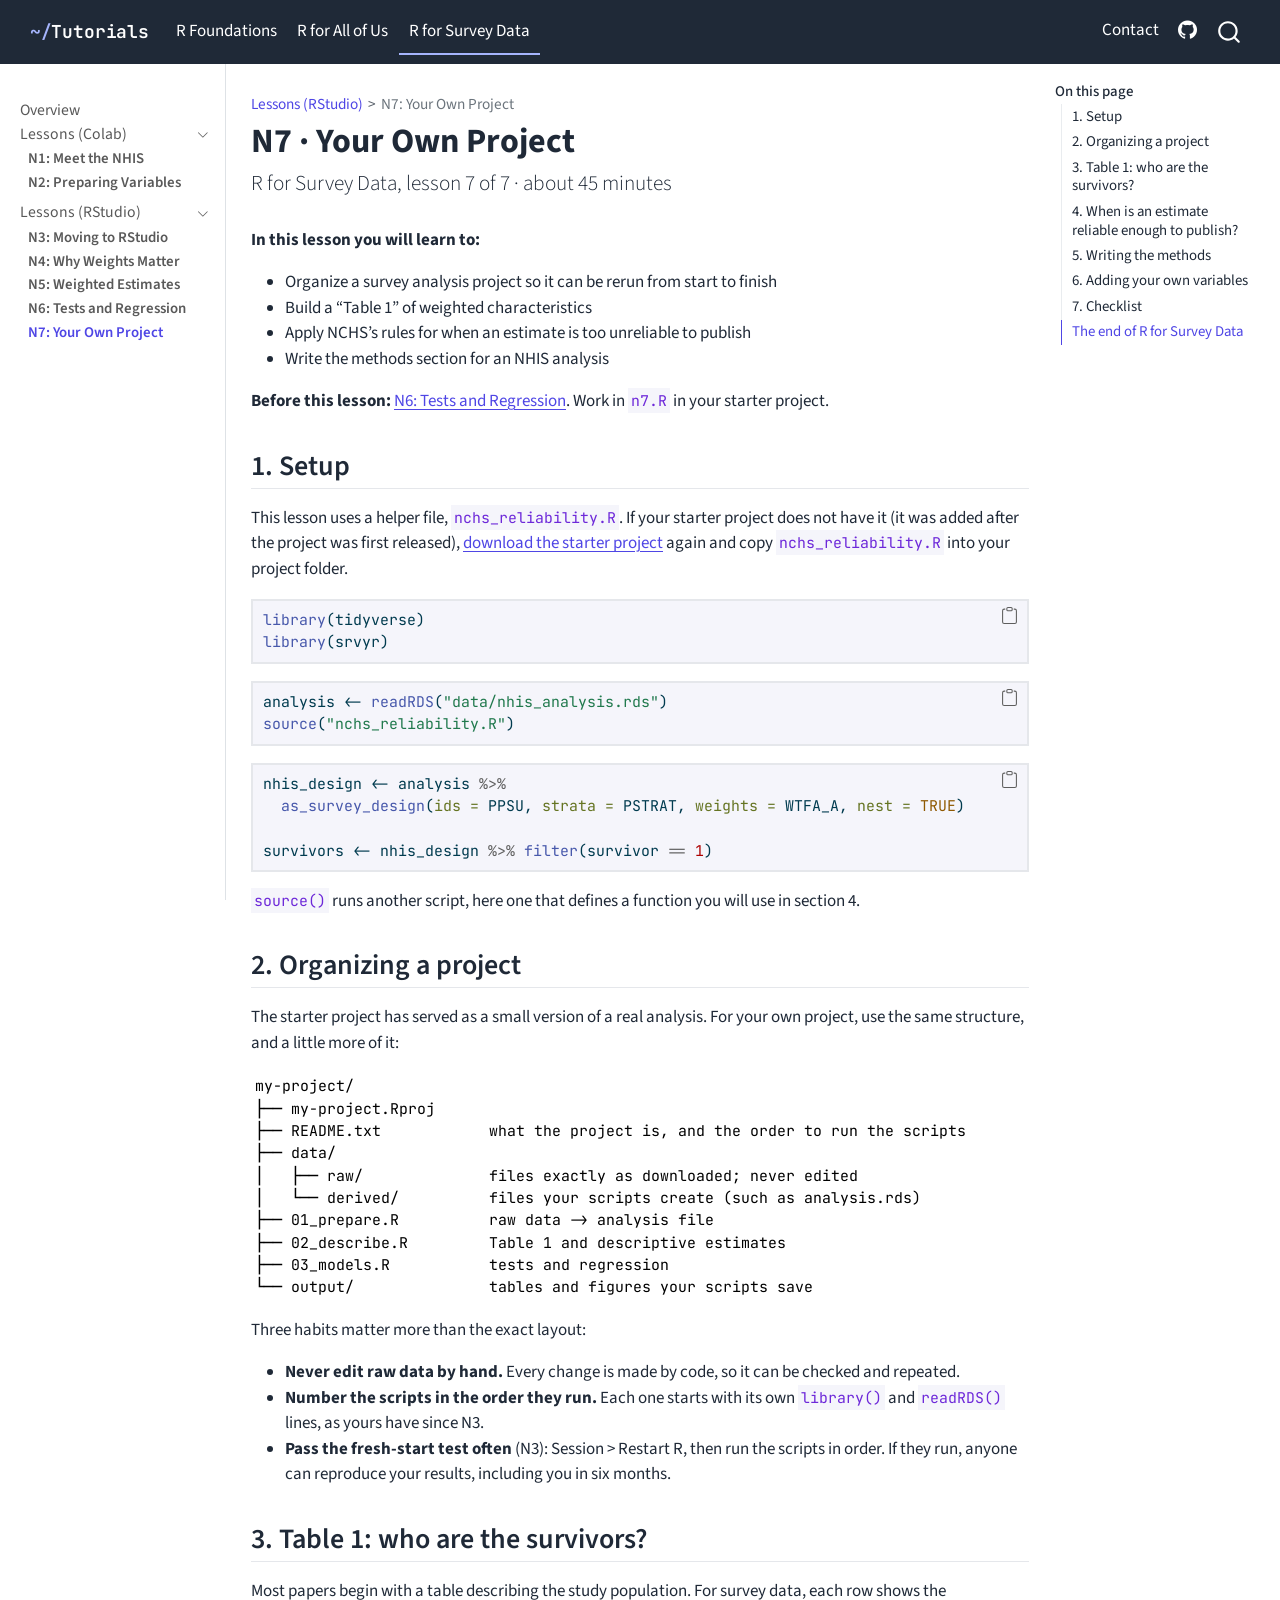
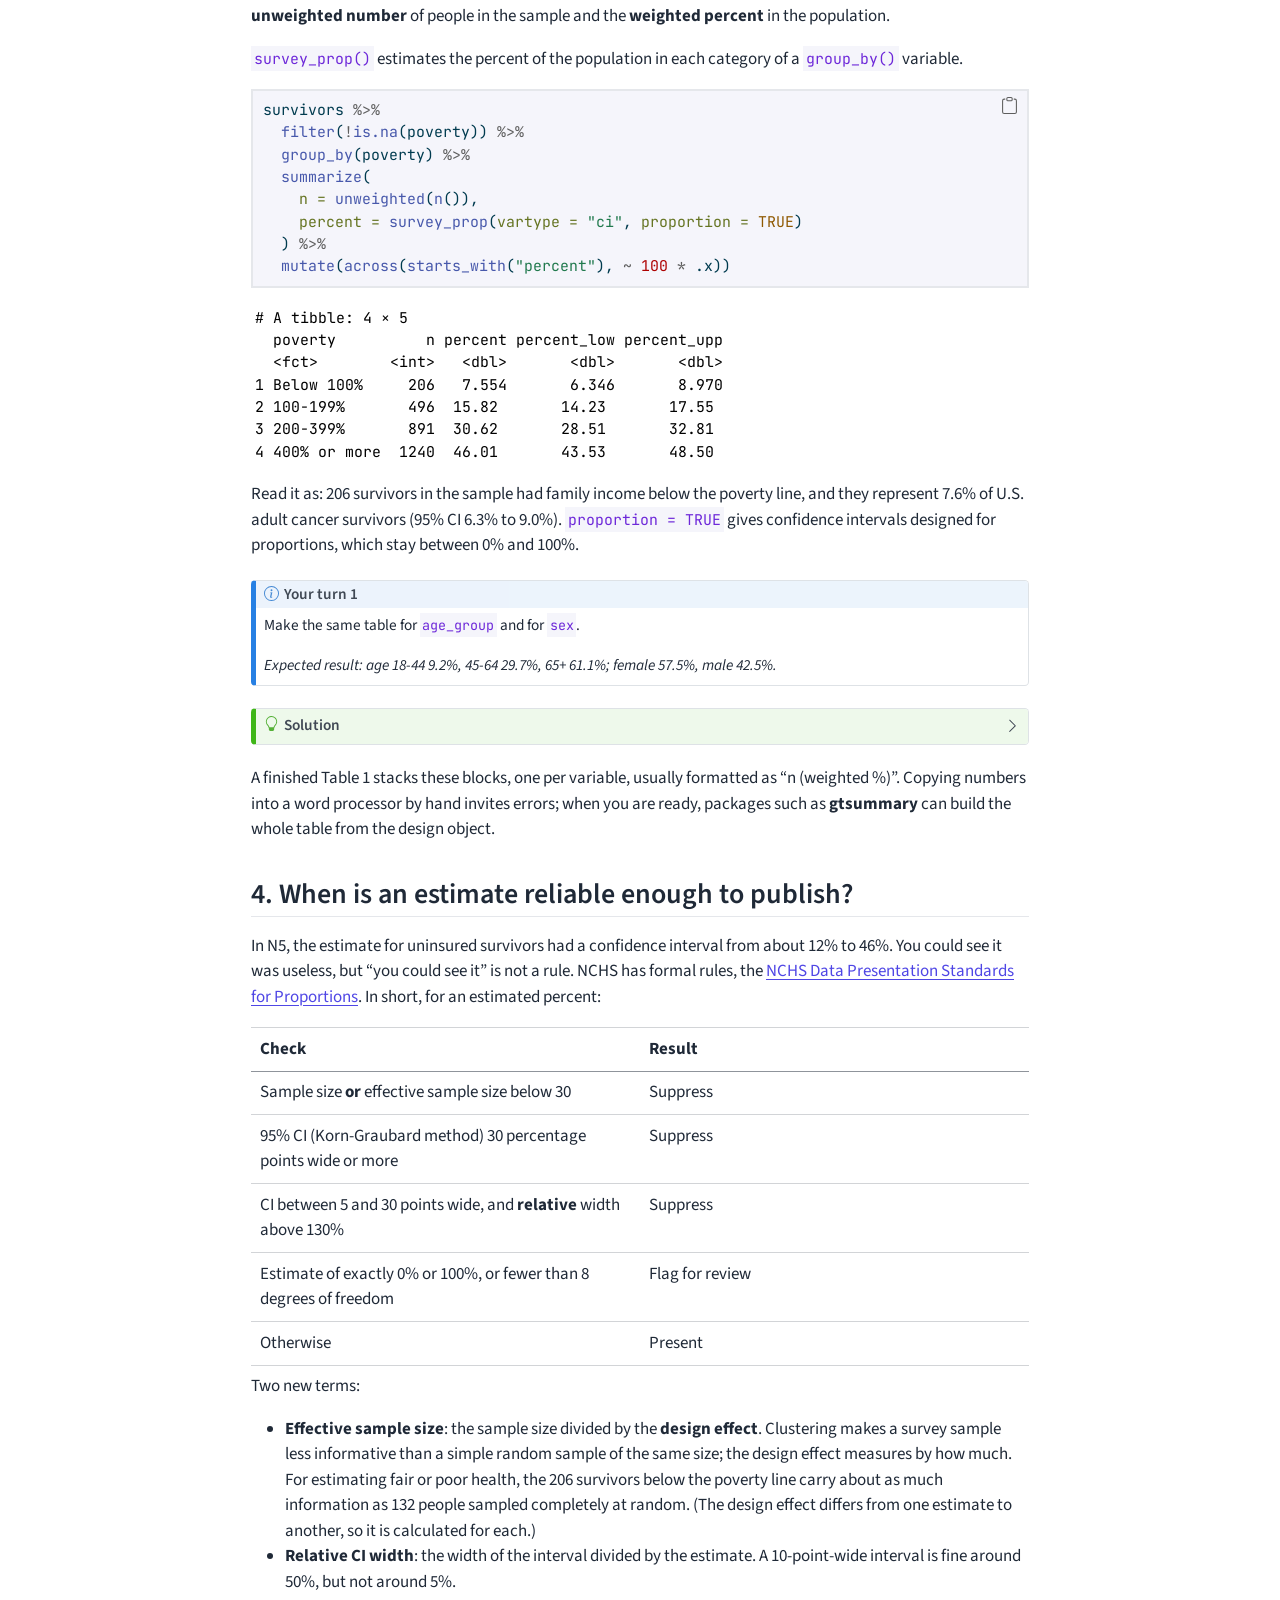
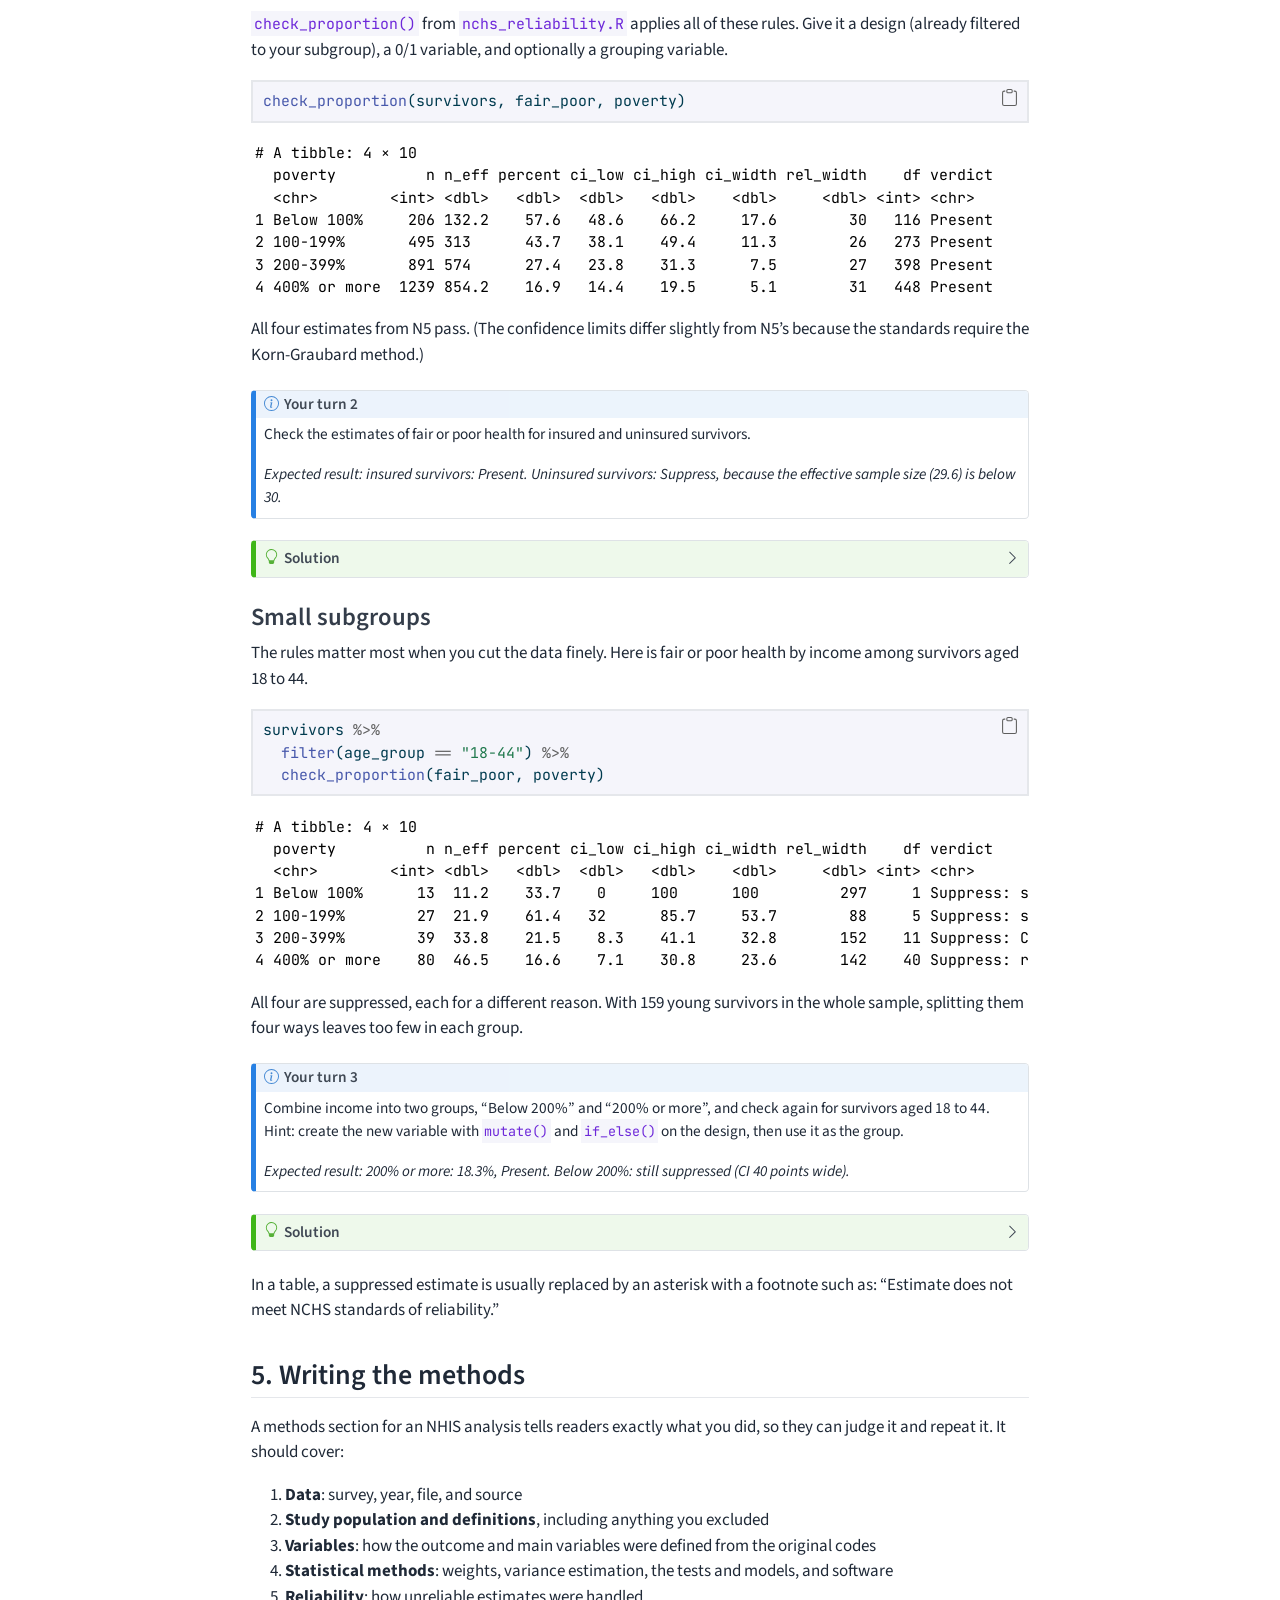
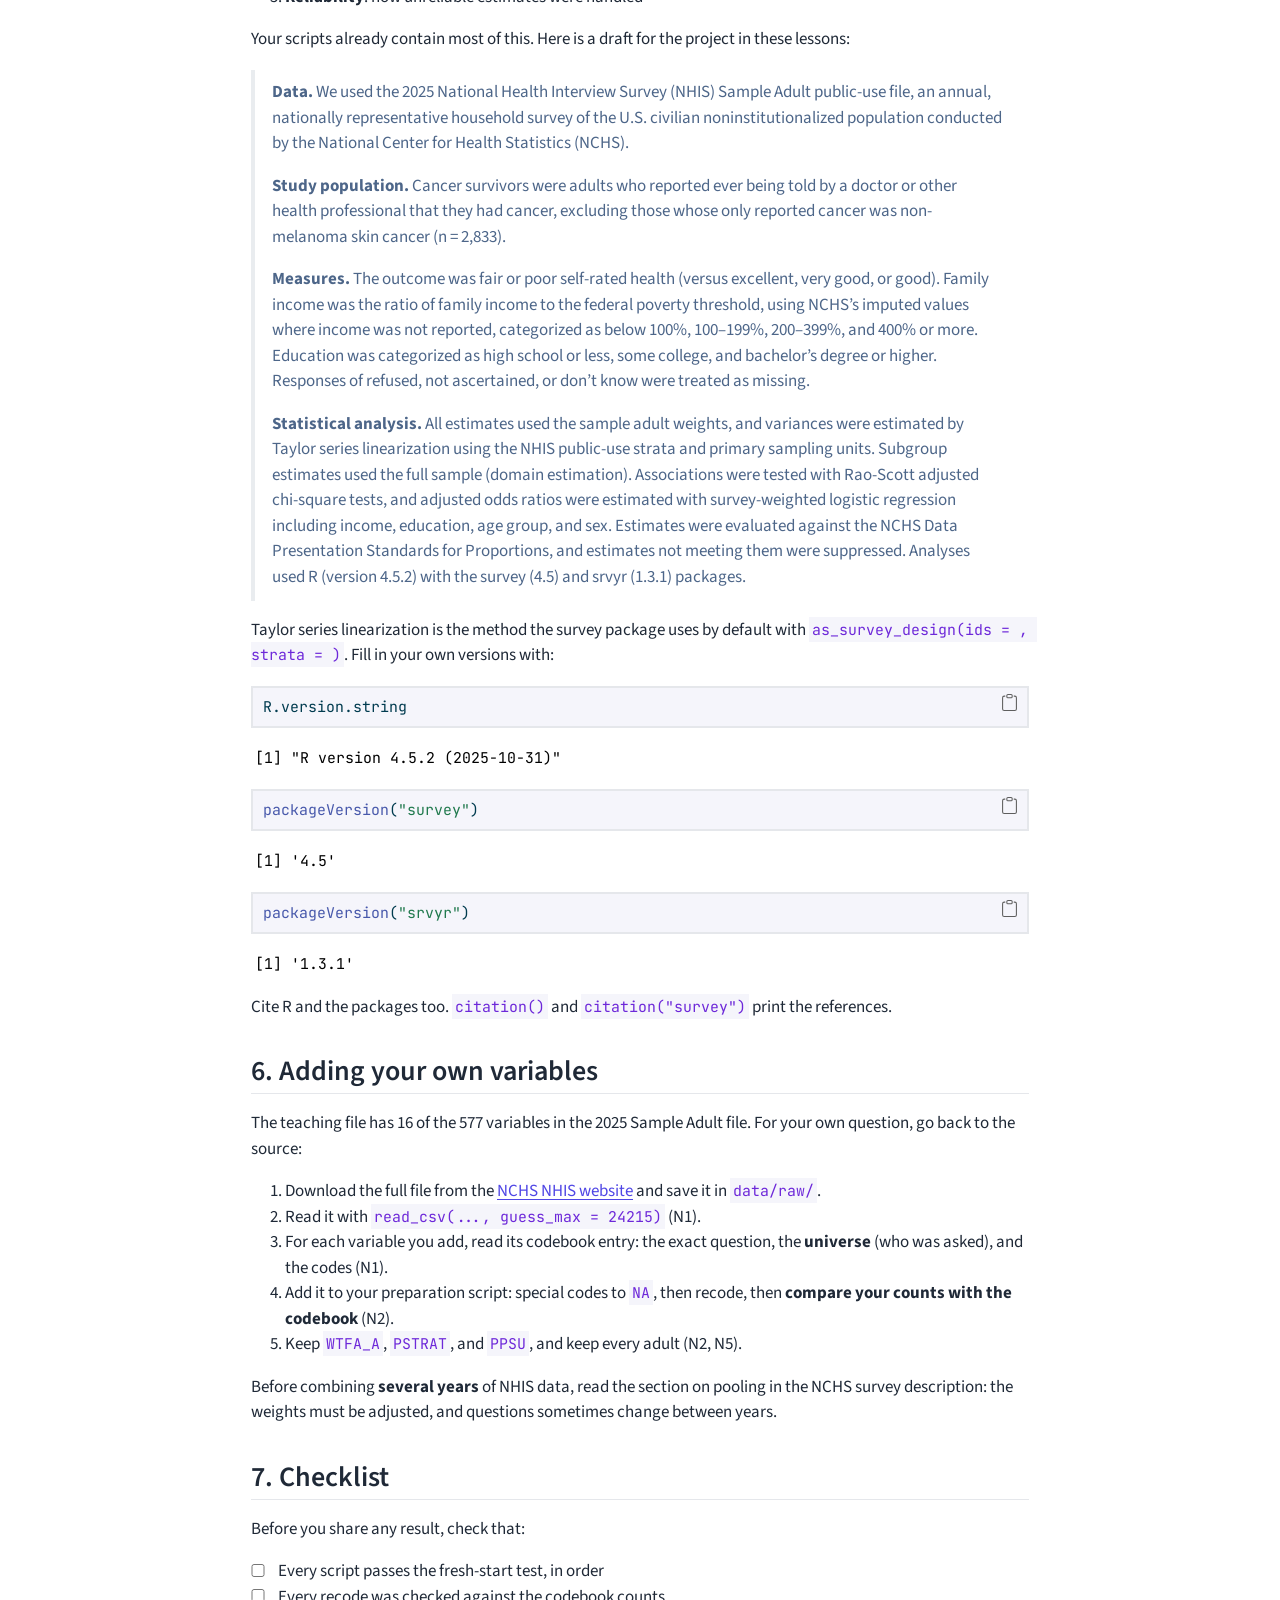
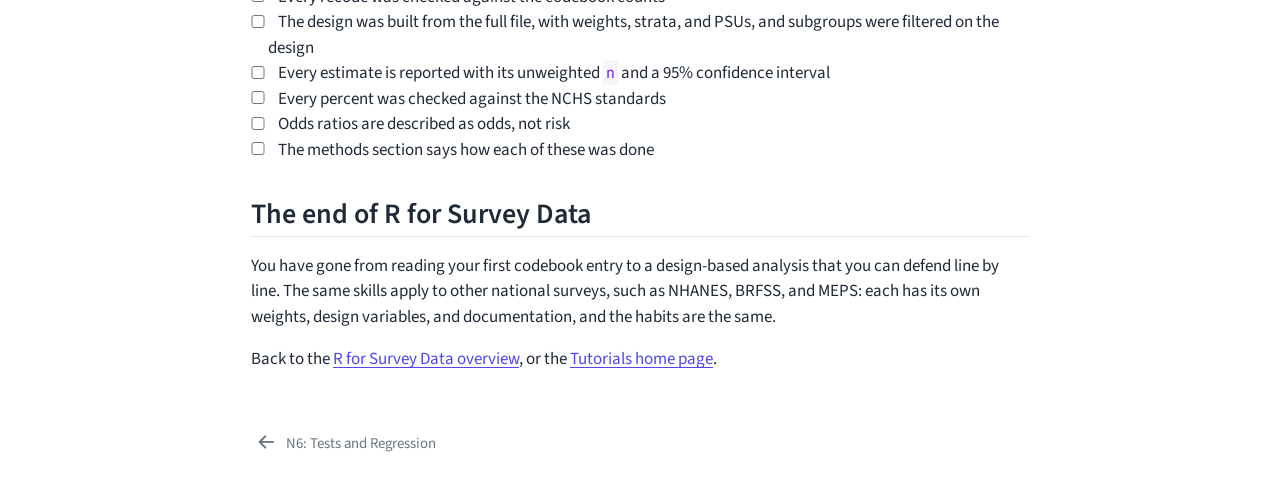
<file: survey/n7-project.html>
<!DOCTYPE html>
<html xmlns="http://www.w3.org/1999/xhtml" lang="en" xml:lang="en"><head>

<meta charset="utf-8">
<meta name="generator" content="quarto-1.8.27">

<meta name="viewport" content="width=device-width, initial-scale=1.0, user-scalable=yes">


<title>N7 · Your Own Project – Tutorials</title>
<style>
code{white-space: pre-wrap;}
span.smallcaps{font-variant: small-caps;}
div.columns{display: flex; gap: min(4vw, 1.5em);}
div.column{flex: auto; overflow-x: auto;}
div.hanging-indent{margin-left: 1.5em; text-indent: -1.5em;}
ul.task-list{list-style: none;}
ul.task-list li input[type="checkbox"] {
  width: 0.8em;
  margin: 0 0.8em 0.2em -1em; /* quarto-specific, see https://github.com/quarto-dev/quarto-cli/issues/4556 */ 
  vertical-align: middle;
}
/* CSS for syntax highlighting */
html { -webkit-text-size-adjust: 100%; }
pre > code.sourceCode { white-space: pre; position: relative; }
pre > code.sourceCode > span { display: inline-block; line-height: 1.25; }
pre > code.sourceCode > span:empty { height: 1.2em; }
.sourceCode { overflow: visible; }
code.sourceCode > span { color: inherit; text-decoration: inherit; }
div.sourceCode { margin: 1em 0; }
pre.sourceCode { margin: 0; }
@media screen {
div.sourceCode { overflow: auto; }
}
@media print {
pre > code.sourceCode { white-space: pre-wrap; }
pre > code.sourceCode > span { text-indent: -5em; padding-left: 5em; }
}
pre.numberSource code
  { counter-reset: source-line 0; }
pre.numberSource code > span
  { position: relative; left: -4em; counter-increment: source-line; }
pre.numberSource code > span > a:first-child::before
  { content: counter(source-line);
    position: relative; left: -1em; text-align: right; vertical-align: baseline;
    border: none; display: inline-block;
    -webkit-touch-callout: none; -webkit-user-select: none;
    -khtml-user-select: none; -moz-user-select: none;
    -ms-user-select: none; user-select: none;
    padding: 0 4px; width: 4em;
  }
pre.numberSource { margin-left: 3em;  padding-left: 4px; }
div.sourceCode
  {   }
@media screen {
pre > code.sourceCode > span > a:first-child::before { text-decoration: underline; }
}
</style>


<script src="../site_libs/quarto-nav/quarto-nav.js"></script>
<script src="../site_libs/quarto-nav/headroom.min.js"></script>
<script src="../site_libs/clipboard/clipboard.min.js"></script>
<script src="../site_libs/quarto-search/autocomplete.umd.js"></script>
<script src="../site_libs/quarto-search/fuse.min.js"></script>
<script src="../site_libs/quarto-search/quarto-search.js"></script>
<meta name="quarto:offset" content="../">
<link href="../survey/n6-regression.html" rel="prev">
<script src="../site_libs/quarto-html/quarto.js" type="module"></script>
<script src="../site_libs/quarto-html/tabsets/tabsets.js" type="module"></script>
<script src="../site_libs/quarto-html/axe/axe-check.js" type="module"></script>
<script src="../site_libs/quarto-html/popper.min.js"></script>
<script src="../site_libs/quarto-html/tippy.umd.min.js"></script>
<script src="../site_libs/quarto-html/anchor.min.js"></script>
<link href="../site_libs/quarto-html/tippy.css" rel="stylesheet">
<link href="../site_libs/quarto-html/quarto-syntax-highlighting-ff317ac08ddb1062a168758b579193b5.css" rel="stylesheet" id="quarto-text-highlighting-styles">
<script src="../site_libs/bootstrap/bootstrap.min.js"></script>
<link href="../site_libs/bootstrap/bootstrap-icons.css" rel="stylesheet">
<link href="../site_libs/bootstrap/bootstrap-cbd6ebf3d44eba1207b09f0a641f737e.min.css" rel="stylesheet" append-hash="true" id="quarto-bootstrap" data-mode="light">
<script id="quarto-search-options" type="application/json">{
  "location": "navbar",
  "copy-button": false,
  "collapse-after": 3,
  "panel-placement": "end",
  "type": "overlay",
  "limit": 50,
  "keyboard-shortcut": [
    "f",
    "/",
    "s"
  ],
  "show-item-context": false,
  "language": {
    "search-no-results-text": "No results",
    "search-matching-documents-text": "matching documents",
    "search-copy-link-title": "Copy link to search",
    "search-hide-matches-text": "Hide additional matches",
    "search-more-match-text": "more match in this document",
    "search-more-matches-text": "more matches in this document",
    "search-clear-button-title": "Clear",
    "search-text-placeholder": "",
    "search-detached-cancel-button-title": "Cancel",
    "search-submit-button-title": "Submit",
    "search-label": "Search"
  }
}</script>


</head>

<body class="nav-sidebar docked nav-fixed quarto-light">

<div id="quarto-search-results"></div>
  <header id="quarto-header" class="headroom fixed-top">
    <nav class="navbar navbar-expand-lg " data-bs-theme="dark">
      <div class="navbar-container container-fluid">
      <div class="navbar-brand-container mx-auto">
    <a class="navbar-brand" href="../index.html">
    <span class="navbar-title">Tutorials</span>
    </a>
  </div>
            <div id="quarto-search" class="" title="Search"></div>
          <button class="navbar-toggler" type="button" data-bs-toggle="collapse" data-bs-target="#navbarCollapse" aria-controls="navbarCollapse" role="menu" aria-expanded="false" aria-label="Toggle navigation" onclick="if (window.quartoToggleHeadroom) { window.quartoToggleHeadroom(); }">
  <span class="navbar-toggler-icon"></span>
</button>
          <div class="collapse navbar-collapse" id="navbarCollapse">
            <ul class="navbar-nav navbar-nav-scroll me-auto">
  <li class="nav-item">
    <a class="nav-link" href="../foundations/index.html"> 
<span class="menu-text">R Foundations</span></a>
  </li>  
  <li class="nav-item">
    <a class="nav-link" href="../aou/index.html"> 
<span class="menu-text">R for All of Us</span></a>
  </li>  
  <li class="nav-item">
    <a class="nav-link active" href="../survey/index.html" aria-current="page"> 
<span class="menu-text">R for Survey Data</span></a>
  </li>  
</ul>
            <ul class="navbar-nav navbar-nav-scroll ms-auto">
  <li class="nav-item">
    <a class="nav-link" href="../contact.html"> 
<span class="menu-text">Contact</span></a>
  </li>  
  <li class="nav-item compact">
    <a class="nav-link" href="https://github.com/icohr-lab/tutorials"> <i class="bi bi-github" role="img">
</i> 
<span class="menu-text"></span></a>
  </li>  
</ul>
          </div> <!-- /navcollapse -->
            <div class="quarto-navbar-tools">
</div>
      </div> <!-- /container-fluid -->
    </nav>
  <nav class="quarto-secondary-nav">
    <div class="container-fluid d-flex">
      <button type="button" class="quarto-btn-toggle btn" data-bs-toggle="collapse" role="button" data-bs-target=".quarto-sidebar-collapse-item" aria-controls="quarto-sidebar" aria-expanded="false" aria-label="Toggle sidebar navigation" onclick="if (window.quartoToggleHeadroom) { window.quartoToggleHeadroom(); }">
        <i class="bi bi-layout-text-sidebar-reverse"></i>
      </button>
        <nav class="quarto-page-breadcrumbs" aria-label="breadcrumb"><ol class="breadcrumb"><li class="breadcrumb-item"><a href="../survey/n3-rstudio.html">Lessons (RStudio)</a></li><li class="breadcrumb-item"><a href="../survey/n7-project.html">N7: Your Own Project</a></li></ol></nav>
        <a class="flex-grow-1" role="navigation" data-bs-toggle="collapse" data-bs-target=".quarto-sidebar-collapse-item" aria-controls="quarto-sidebar" aria-expanded="false" aria-label="Toggle sidebar navigation" onclick="if (window.quartoToggleHeadroom) { window.quartoToggleHeadroom(); }">      
        </a>
    </div>
  </nav>
</header>
<!-- content -->
<div id="quarto-content" class="quarto-container page-columns page-rows-contents page-layout-article page-navbar">
<!-- sidebar -->
  <nav id="quarto-sidebar" class="sidebar collapse collapse-horizontal quarto-sidebar-collapse-item sidebar-navigation docked overflow-auto">
    <div class="sidebar-menu-container"> 
    <ul class="list-unstyled mt-1">
        <li class="sidebar-item">
  <div class="sidebar-item-container"> 
  <a href="../survey/index.html" class="sidebar-item-text sidebar-link">
 <span class="menu-text">Overview</span></a>
  </div>
</li>
        <li class="sidebar-item sidebar-item-section">
      <div class="sidebar-item-container"> 
            <a class="sidebar-item-text sidebar-link text-start" data-bs-toggle="collapse" data-bs-target="#quarto-sidebar-section-1" role="navigation" aria-expanded="true">
 <span class="menu-text">Lessons (Colab)</span></a>
          <a class="sidebar-item-toggle text-start" data-bs-toggle="collapse" data-bs-target="#quarto-sidebar-section-1" role="navigation" aria-expanded="true" aria-label="Toggle section">
            <i class="bi bi-chevron-right ms-2"></i>
          </a> 
      </div>
      <ul id="quarto-sidebar-section-1" class="collapse list-unstyled sidebar-section depth1 show">  
          <li class="sidebar-item">
  <div class="sidebar-item-container"> 
  <a href="https://colab.research.google.com/github/icohr-lab/tutorials/blob/main/notebooks/N1_Meet_the_NHIS.ipynb" class="sidebar-item-text sidebar-link">
 <span class="menu-text">N1: Meet the NHIS</span></a>
  </div>
</li>
          <li class="sidebar-item">
  <div class="sidebar-item-container"> 
  <a href="https://colab.research.google.com/github/icohr-lab/tutorials/blob/main/notebooks/N2_Preparing_Variables.ipynb" class="sidebar-item-text sidebar-link">
 <span class="menu-text">N2: Preparing Variables</span></a>
  </div>
</li>
      </ul>
  </li>
        <li class="sidebar-item sidebar-item-section">
      <div class="sidebar-item-container"> 
            <a class="sidebar-item-text sidebar-link text-start" data-bs-toggle="collapse" data-bs-target="#quarto-sidebar-section-2" role="navigation" aria-expanded="true">
 <span class="menu-text">Lessons (RStudio)</span></a>
          <a class="sidebar-item-toggle text-start" data-bs-toggle="collapse" data-bs-target="#quarto-sidebar-section-2" role="navigation" aria-expanded="true" aria-label="Toggle section">
            <i class="bi bi-chevron-right ms-2"></i>
          </a> 
      </div>
      <ul id="quarto-sidebar-section-2" class="collapse list-unstyled sidebar-section depth1 show">  
          <li class="sidebar-item">
  <div class="sidebar-item-container"> 
  <a href="../survey/n3-rstudio.html" class="sidebar-item-text sidebar-link">
 <span class="menu-text">N3: Moving to RStudio</span></a>
  </div>
</li>
          <li class="sidebar-item">
  <div class="sidebar-item-container"> 
  <a href="../survey/n4-weights.html" class="sidebar-item-text sidebar-link">
 <span class="menu-text">N4: Why Weights Matter</span></a>
  </div>
</li>
          <li class="sidebar-item">
  <div class="sidebar-item-container"> 
  <a href="../survey/n5-estimates.html" class="sidebar-item-text sidebar-link">
 <span class="menu-text">N5: Weighted Estimates</span></a>
  </div>
</li>
          <li class="sidebar-item">
  <div class="sidebar-item-container"> 
  <a href="../survey/n6-regression.html" class="sidebar-item-text sidebar-link">
 <span class="menu-text">N6: Tests and Regression</span></a>
  </div>
</li>
          <li class="sidebar-item">
  <div class="sidebar-item-container"> 
  <a href="../survey/n7-project.html" class="sidebar-item-text sidebar-link active">
 <span class="menu-text">N7: Your Own Project</span></a>
  </div>
</li>
      </ul>
  </li>
    </ul>
    </div>
</nav>
<div id="quarto-sidebar-glass" class="quarto-sidebar-collapse-item" data-bs-toggle="collapse" data-bs-target=".quarto-sidebar-collapse-item"></div>
<!-- margin-sidebar -->
    <div id="quarto-margin-sidebar" class="sidebar margin-sidebar">
        <nav id="TOC" role="doc-toc" class="toc-active">
    <h2 id="toc-title">On this page</h2>
   
  <ul>
  <li><a href="#setup" id="toc-setup" class="nav-link active" data-scroll-target="#setup">1. Setup</a></li>
  <li><a href="#organizing-a-project" id="toc-organizing-a-project" class="nav-link" data-scroll-target="#organizing-a-project">2. Organizing a project</a></li>
  <li><a href="#table-1-who-are-the-survivors" id="toc-table-1-who-are-the-survivors" class="nav-link" data-scroll-target="#table-1-who-are-the-survivors">3. Table 1: who are the survivors?</a></li>
  <li><a href="#when-is-an-estimate-reliable-enough-to-publish" id="toc-when-is-an-estimate-reliable-enough-to-publish" class="nav-link" data-scroll-target="#when-is-an-estimate-reliable-enough-to-publish">4. When is an estimate reliable enough to publish?</a>
  <ul class="collapse">
  <li><a href="#small-subgroups" id="toc-small-subgroups" class="nav-link" data-scroll-target="#small-subgroups">Small subgroups</a></li>
  </ul></li>
  <li><a href="#writing-the-methods" id="toc-writing-the-methods" class="nav-link" data-scroll-target="#writing-the-methods">5. Writing the methods</a></li>
  <li><a href="#adding-your-own-variables" id="toc-adding-your-own-variables" class="nav-link" data-scroll-target="#adding-your-own-variables">6. Adding your own variables</a></li>
  <li><a href="#checklist" id="toc-checklist" class="nav-link" data-scroll-target="#checklist">7. Checklist</a></li>
  <li><a href="#the-end-of-r-for-survey-data" id="toc-the-end-of-r-for-survey-data" class="nav-link" data-scroll-target="#the-end-of-r-for-survey-data">The end of R for Survey Data</a></li>
  </ul>
</nav>
    </div>
<!-- main -->
<main class="content" id="quarto-document-content">

<header id="title-block-header" class="quarto-title-block default"><nav class="quarto-page-breadcrumbs quarto-title-breadcrumbs d-none d-lg-block" aria-label="breadcrumb"><ol class="breadcrumb"><li class="breadcrumb-item"><a href="../survey/n3-rstudio.html">Lessons (RStudio)</a></li><li class="breadcrumb-item"><a href="../survey/n7-project.html">N7: Your Own Project</a></li></ol></nav>
<div class="quarto-title">
<h1 class="title">N7 · Your Own Project</h1>
<p class="subtitle lead">R for Survey Data, lesson 7 of 7 · about 45 minutes</p>
</div>



<div class="quarto-title-meta">

    
  
    
  </div>
  


</header>


<p><strong>In this lesson you will learn to:</strong></p>
<ul>
<li>Organize a survey analysis project so it can be rerun from start to finish</li>
<li>Build a “Table 1” of weighted characteristics</li>
<li>Apply NCHS’s rules for when an estimate is too unreliable to publish</li>
<li>Write the methods section for an NHIS analysis</li>
</ul>
<p><strong>Before this lesson:</strong> <a href="../survey/n6-regression.html">N6: Tests and Regression</a>. Work in <code>n7.R</code> in your starter project.</p>
<section id="setup" class="level2">
<h2 class="anchored" data-anchor-id="setup">1. Setup</h2>
<p>This lesson uses a helper file, <code>nchs_reliability.R</code>. If your starter project does not have it (it was added after the project was first released), <a href="nhis-project.zip">download the starter project</a> again and copy <code>nchs_reliability.R</code> into your project folder.</p>
<div class="cell">
<div class="code-copy-outer-scaffold"><div class="sourceCode cell-code" id="cb1"><pre class="sourceCode r code-with-copy"><code class="sourceCode r"><span id="cb1-1"><a href="#cb1-1" aria-hidden="true" tabindex="-1"></a><span class="fu">library</span>(tidyverse)</span>
<span id="cb1-2"><a href="#cb1-2" aria-hidden="true" tabindex="-1"></a><span class="fu">library</span>(srvyr)</span></code></pre></div><button title="Copy to Clipboard" class="code-copy-button"><i class="bi"></i></button></div>
</div>
<div class="cell">
<div class="code-copy-outer-scaffold"><div class="sourceCode cell-code" id="cb2"><pre class="sourceCode r code-with-copy"><code class="sourceCode r"><span id="cb2-1"><a href="#cb2-1" aria-hidden="true" tabindex="-1"></a>analysis <span class="ot">&lt;-</span> <span class="fu">readRDS</span>(<span class="st">"data/nhis_analysis.rds"</span>)</span>
<span id="cb2-2"><a href="#cb2-2" aria-hidden="true" tabindex="-1"></a><span class="fu">source</span>(<span class="st">"nchs_reliability.R"</span>)</span></code></pre></div><button title="Copy to Clipboard" class="code-copy-button"><i class="bi"></i></button></div>
</div>
<div class="cell">
<div class="code-copy-outer-scaffold"><div class="sourceCode cell-code" id="cb3"><pre class="sourceCode r code-with-copy"><code class="sourceCode r"><span id="cb3-1"><a href="#cb3-1" aria-hidden="true" tabindex="-1"></a>nhis_design <span class="ot">&lt;-</span> analysis <span class="sc">%&gt;%</span></span>
<span id="cb3-2"><a href="#cb3-2" aria-hidden="true" tabindex="-1"></a>  <span class="fu">as_survey_design</span>(<span class="at">ids =</span> PPSU, <span class="at">strata =</span> PSTRAT, <span class="at">weights =</span> WTFA_A, <span class="at">nest =</span> <span class="cn">TRUE</span>)</span>
<span id="cb3-3"><a href="#cb3-3" aria-hidden="true" tabindex="-1"></a></span>
<span id="cb3-4"><a href="#cb3-4" aria-hidden="true" tabindex="-1"></a>survivors <span class="ot">&lt;-</span> nhis_design <span class="sc">%&gt;%</span> <span class="fu">filter</span>(survivor <span class="sc">==</span> <span class="dv">1</span>)</span></code></pre></div><button title="Copy to Clipboard" class="code-copy-button"><i class="bi"></i></button></div>
</div>
<p><code>source()</code> runs another script, here one that defines a function you will use in section 4.</p>
</section>
<section id="organizing-a-project" class="level2">
<h2 class="anchored" data-anchor-id="organizing-a-project">2. Organizing a project</h2>
<p>The starter project has served as a small version of a real analysis. For your own project, use the same structure, and a little more of it:</p>
<pre><code>my-project/
├── my-project.Rproj
├── README.txt            what the project is, and the order to run the scripts
├── data/
│   ├── raw/              files exactly as downloaded; never edited
│   └── derived/          files your scripts create (such as analysis.rds)
├── 01_prepare.R          raw data -&gt; analysis file
├── 02_describe.R         Table 1 and descriptive estimates
├── 03_models.R           tests and regression
└── output/               tables and figures your scripts save</code></pre>
<p>Three habits matter more than the exact layout:</p>
<ul>
<li><strong>Never edit raw data by hand.</strong> Every change is made by code, so it can be checked and repeated.</li>
<li><strong>Number the scripts in the order they run.</strong> Each one starts with its own <code>library()</code> and <code>readRDS()</code> lines, as yours have since N3.</li>
<li><strong>Pass the fresh-start test often</strong> (N3): Session &gt; Restart R, then run the scripts in order. If they run, anyone can reproduce your results, including you in six months.</li>
</ul>
</section>
<section id="table-1-who-are-the-survivors" class="level2">
<h2 class="anchored" data-anchor-id="table-1-who-are-the-survivors">3. Table 1: who are the survivors?</h2>
<p>Most papers begin with a table describing the study population. For survey data, each row shows the <strong>unweighted number</strong> of people in the sample and the <strong>weighted percent</strong> in the population.</p>
<p><code>survey_prop()</code> estimates the percent of the population in each category of a <code>group_by()</code> variable.</p>
<div class="cell">
<div class="code-copy-outer-scaffold"><div class="sourceCode cell-code" id="cb5"><pre class="sourceCode r code-with-copy"><code class="sourceCode r"><span id="cb5-1"><a href="#cb5-1" aria-hidden="true" tabindex="-1"></a>survivors <span class="sc">%&gt;%</span></span>
<span id="cb5-2"><a href="#cb5-2" aria-hidden="true" tabindex="-1"></a>  <span class="fu">filter</span>(<span class="sc">!</span><span class="fu">is.na</span>(poverty)) <span class="sc">%&gt;%</span></span>
<span id="cb5-3"><a href="#cb5-3" aria-hidden="true" tabindex="-1"></a>  <span class="fu">group_by</span>(poverty) <span class="sc">%&gt;%</span></span>
<span id="cb5-4"><a href="#cb5-4" aria-hidden="true" tabindex="-1"></a>  <span class="fu">summarize</span>(</span>
<span id="cb5-5"><a href="#cb5-5" aria-hidden="true" tabindex="-1"></a>    <span class="at">n =</span> <span class="fu">unweighted</span>(<span class="fu">n</span>()),</span>
<span id="cb5-6"><a href="#cb5-6" aria-hidden="true" tabindex="-1"></a>    <span class="at">percent =</span> <span class="fu">survey_prop</span>(<span class="at">vartype =</span> <span class="st">"ci"</span>, <span class="at">proportion =</span> <span class="cn">TRUE</span>)</span>
<span id="cb5-7"><a href="#cb5-7" aria-hidden="true" tabindex="-1"></a>  ) <span class="sc">%&gt;%</span></span>
<span id="cb5-8"><a href="#cb5-8" aria-hidden="true" tabindex="-1"></a>  <span class="fu">mutate</span>(<span class="fu">across</span>(<span class="fu">starts_with</span>(<span class="st">"percent"</span>), <span class="sc">~</span> <span class="dv">100</span> <span class="sc">*</span> .x))</span></code></pre></div><button title="Copy to Clipboard" class="code-copy-button"><i class="bi"></i></button></div>
<div class="cell-output cell-output-stdout">
<pre><code># A tibble: 4 × 5
  poverty          n percent percent_low percent_upp
  &lt;fct&gt;        &lt;int&gt;   &lt;dbl&gt;       &lt;dbl&gt;       &lt;dbl&gt;
1 Below 100%     206   7.554       6.346       8.970
2 100-199%       496  15.82       14.23       17.55 
3 200-399%       891  30.62       28.51       32.81 
4 400% or more  1240  46.01       43.53       48.50 </code></pre>
</div>
</div>
<p>Read it as: 206 survivors in the sample had family income below the poverty line, and they represent 7.6% of U.S. adult cancer survivors (95% CI 6.3% to 9.0%). <code>proportion = TRUE</code> gives confidence intervals designed for proportions, which stay between 0% and 100%.</p>
<div class="callout callout-style-default callout-note callout-titled">
<div class="callout-header d-flex align-content-center">
<div class="callout-icon-container">
<i class="callout-icon"></i>
</div>
<div class="callout-title-container flex-fill">
<span class="screen-reader-only">Note</span>Your turn 1
</div>
</div>
<div class="callout-body-container callout-body">
<p>Make the same table for <code>age_group</code> and for <code>sex</code>.</p>
<p><em>Expected result: age 18-44 9.2%, 45-64 29.7%, 65+ 61.1%; female 57.5%, male 42.5%.</em></p>
</div>
</div>
<div class="callout callout-style-default callout-tip callout-titled">
<div class="callout-header d-flex align-content-center collapsed" data-bs-toggle="collapse" data-bs-target=".callout-2-contents" aria-controls="callout-2" aria-expanded="false" aria-label="Toggle callout">
<div class="callout-icon-container">
<i class="callout-icon"></i>
</div>
<div class="callout-title-container flex-fill">
<span class="screen-reader-only">Tip</span>Solution
</div>
<div class="callout-btn-toggle d-inline-block border-0 py-1 ps-1 pe-0 float-end"><i class="callout-toggle"></i></div>
</div>
<div id="callout-2" class="callout-2-contents callout-collapse collapse">
<div class="callout-body-container callout-body">
<div class="cell">
<div class="code-copy-outer-scaffold"><div class="sourceCode cell-code" id="cb7"><pre class="sourceCode r code-with-copy"><code class="sourceCode r"><span id="cb7-1"><a href="#cb7-1" aria-hidden="true" tabindex="-1"></a>survivors <span class="sc">%&gt;%</span></span>
<span id="cb7-2"><a href="#cb7-2" aria-hidden="true" tabindex="-1"></a>  <span class="fu">filter</span>(<span class="sc">!</span><span class="fu">is.na</span>(age_group)) <span class="sc">%&gt;%</span></span>
<span id="cb7-3"><a href="#cb7-3" aria-hidden="true" tabindex="-1"></a>  <span class="fu">group_by</span>(age_group) <span class="sc">%&gt;%</span></span>
<span id="cb7-4"><a href="#cb7-4" aria-hidden="true" tabindex="-1"></a>  <span class="fu">summarize</span>(<span class="at">n =</span> <span class="fu">unweighted</span>(<span class="fu">n</span>()), <span class="at">percent =</span> <span class="fu">survey_prop</span>(<span class="at">vartype =</span> <span class="st">"ci"</span>, <span class="at">proportion =</span> <span class="cn">TRUE</span>)) <span class="sc">%&gt;%</span></span>
<span id="cb7-5"><a href="#cb7-5" aria-hidden="true" tabindex="-1"></a>  <span class="fu">mutate</span>(<span class="fu">across</span>(<span class="fu">starts_with</span>(<span class="st">"percent"</span>), <span class="sc">~</span> <span class="dv">100</span> <span class="sc">*</span> .x))</span></code></pre></div><button title="Copy to Clipboard" class="code-copy-button"><i class="bi"></i></button></div>
<div class="cell-output cell-output-stdout">
<pre><code># A tibble: 3 × 5
  age_group     n percent percent_low percent_upp
  &lt;chr&gt;     &lt;int&gt;   &lt;dbl&gt;       &lt;dbl&gt;       &lt;dbl&gt;
1 18-44       159   9.242       7.755       10.98
2 45-64       647  29.71       27.68        31.81
3 65+        2025  61.05       58.77        63.28</code></pre>
</div>
<div class="code-copy-outer-scaffold"><div class="sourceCode cell-code" id="cb9"><pre class="sourceCode r code-with-copy"><code class="sourceCode r"><span id="cb9-1"><a href="#cb9-1" aria-hidden="true" tabindex="-1"></a>survivors <span class="sc">%&gt;%</span></span>
<span id="cb9-2"><a href="#cb9-2" aria-hidden="true" tabindex="-1"></a>  <span class="fu">filter</span>(<span class="sc">!</span><span class="fu">is.na</span>(sex)) <span class="sc">%&gt;%</span></span>
<span id="cb9-3"><a href="#cb9-3" aria-hidden="true" tabindex="-1"></a>  <span class="fu">group_by</span>(sex) <span class="sc">%&gt;%</span></span>
<span id="cb9-4"><a href="#cb9-4" aria-hidden="true" tabindex="-1"></a>  <span class="fu">summarize</span>(<span class="at">n =</span> <span class="fu">unweighted</span>(<span class="fu">n</span>()), <span class="at">percent =</span> <span class="fu">survey_prop</span>(<span class="at">vartype =</span> <span class="st">"ci"</span>, <span class="at">proportion =</span> <span class="cn">TRUE</span>)) <span class="sc">%&gt;%</span></span>
<span id="cb9-5"><a href="#cb9-5" aria-hidden="true" tabindex="-1"></a>  <span class="fu">mutate</span>(<span class="fu">across</span>(<span class="fu">starts_with</span>(<span class="st">"percent"</span>), <span class="sc">~</span> <span class="dv">100</span> <span class="sc">*</span> .x))</span></code></pre></div><button title="Copy to Clipboard" class="code-copy-button"><i class="bi"></i></button></div>
<div class="cell-output cell-output-stdout">
<pre><code># A tibble: 2 × 5
  sex        n percent percent_low percent_upp
  &lt;chr&gt;  &lt;int&gt;   &lt;dbl&gt;       &lt;dbl&gt;       &lt;dbl&gt;
1 Female  1669   57.48       55.29       59.64
2 Male    1162   42.52       40.36       44.71</code></pre>
</div>
</div>
<p>Most U.S. adult cancer survivors are 65 or older, which is why age belongs in every model of survivors’ health.</p>
</div>
</div>
</div>
<p>A finished Table 1 stacks these blocks, one per variable, usually formatted as “n (weighted %)”. Copying numbers into a word processor by hand invites errors; when you are ready, packages such as <strong>gtsummary</strong> can build the whole table from the design object.</p>
</section>
<section id="when-is-an-estimate-reliable-enough-to-publish" class="level2">
<h2 class="anchored" data-anchor-id="when-is-an-estimate-reliable-enough-to-publish">4. When is an estimate reliable enough to publish?</h2>
<p>In N5, the estimate for uninsured survivors had a confidence interval from about 12% to 46%. You could see it was useless, but “you could see it” is not a rule. NCHS has formal rules, the <a href="https://www.cdc.gov/nchs/data/series/sr_02/sr02_175.pdf">NCHS Data Presentation Standards for Proportions</a>. In short, for an estimated percent:</p>
<table class="caption-top table">
<colgroup>
<col style="width: 50%">
<col style="width: 50%">
</colgroup>
<thead>
<tr class="header">
<th>Check</th>
<th>Result</th>
</tr>
</thead>
<tbody>
<tr class="odd">
<td>Sample size <strong>or</strong> effective sample size below 30</td>
<td>Suppress</td>
</tr>
<tr class="even">
<td>95% CI (Korn-Graubard method) 30 percentage points wide or more</td>
<td>Suppress</td>
</tr>
<tr class="odd">
<td>CI between 5 and 30 points wide, and <strong>relative</strong> width above 130%</td>
<td>Suppress</td>
</tr>
<tr class="even">
<td>Estimate of exactly 0% or 100%, or fewer than 8 degrees of freedom</td>
<td>Flag for review</td>
</tr>
<tr class="odd">
<td>Otherwise</td>
<td>Present</td>
</tr>
</tbody>
</table>
<p>Two new terms:</p>
<ul>
<li><strong>Effective sample size</strong>: the sample size divided by the <strong>design effect</strong>. Clustering makes a survey sample less informative than a simple random sample of the same size; the design effect measures by how much. For estimating fair or poor health, the 206 survivors below the poverty line carry about as much information as 132 people sampled completely at random. (The design effect differs from one estimate to another, so it is calculated for each.)</li>
<li><strong>Relative CI width</strong>: the width of the interval divided by the estimate. A 10-point-wide interval is fine around 50%, but not around 5%.</li>
</ul>
<p><code>check_proportion()</code> from <code>nchs_reliability.R</code> applies all of these rules. Give it a design (already filtered to your subgroup), a 0/1 variable, and optionally a grouping variable.</p>
<div class="cell">
<div class="code-copy-outer-scaffold"><div class="sourceCode cell-code" id="cb11"><pre class="sourceCode r code-with-copy"><code class="sourceCode r"><span id="cb11-1"><a href="#cb11-1" aria-hidden="true" tabindex="-1"></a><span class="fu">check_proportion</span>(survivors, fair_poor, poverty)</span></code></pre></div><button title="Copy to Clipboard" class="code-copy-button"><i class="bi"></i></button></div>
<div class="cell-output cell-output-stdout">
<pre><code># A tibble: 4 × 10
  poverty          n n_eff percent ci_low ci_high ci_width rel_width    df verdict
  &lt;chr&gt;        &lt;int&gt; &lt;dbl&gt;   &lt;dbl&gt;  &lt;dbl&gt;   &lt;dbl&gt;    &lt;dbl&gt;     &lt;dbl&gt; &lt;int&gt; &lt;chr&gt;  
1 Below 100%     206 132.2    57.6   48.6    66.2     17.6        30   116 Present
2 100-199%       495 313      43.7   38.1    49.4     11.3        26   273 Present
3 200-399%       891 574      27.4   23.8    31.3      7.5        27   398 Present
4 400% or more  1239 854.2    16.9   14.4    19.5      5.1        31   448 Present</code></pre>
</div>
</div>
<p>All four estimates from N5 pass. (The confidence limits differ slightly from N5’s because the standards require the Korn-Graubard method.)</p>
<div class="callout callout-style-default callout-note callout-titled">
<div class="callout-header d-flex align-content-center">
<div class="callout-icon-container">
<i class="callout-icon"></i>
</div>
<div class="callout-title-container flex-fill">
<span class="screen-reader-only">Note</span>Your turn 2
</div>
</div>
<div class="callout-body-container callout-body">
<p>Check the estimates of fair or poor health for insured and uninsured survivors.</p>
<p><em>Expected result: insured survivors: Present. Uninsured survivors: Suppress, because the effective sample size (29.6) is below 30.</em></p>
</div>
</div>
<div class="callout callout-style-default callout-tip callout-titled">
<div class="callout-header d-flex align-content-center collapsed" data-bs-toggle="collapse" data-bs-target=".callout-4-contents" aria-controls="callout-4" aria-expanded="false" aria-label="Toggle callout">
<div class="callout-icon-container">
<i class="callout-icon"></i>
</div>
<div class="callout-title-container flex-fill">
<span class="screen-reader-only">Tip</span>Solution
</div>
<div class="callout-btn-toggle d-inline-block border-0 py-1 ps-1 pe-0 float-end"><i class="callout-toggle"></i></div>
</div>
<div id="callout-4" class="callout-4-contents callout-collapse collapse">
<div class="callout-body-container callout-body">
<div class="cell">
<div class="code-copy-outer-scaffold"><div class="sourceCode cell-code" id="cb13"><pre class="sourceCode r code-with-copy"><code class="sourceCode r"><span id="cb13-1"><a href="#cb13-1" aria-hidden="true" tabindex="-1"></a><span class="fu">check_proportion</span>(survivors, fair_poor, insured)</span></code></pre></div><button title="Copy to Clipboard" class="code-copy-button"><i class="bi"></i></button></div>
<div class="cell-output cell-output-stdout">
<pre><code># A tibble: 2 × 10
  insured     n  n_eff percent ci_low ci_high ci_width rel_width    df verdict                       
  &lt;chr&gt;   &lt;int&gt;  &lt;dbl&gt;   &lt;dbl&gt;  &lt;dbl&gt;   &lt;dbl&gt;    &lt;dbl&gt;     &lt;dbl&gt; &lt;int&gt; &lt;chr&gt;                         
1 No         44   29.6    29     12.9    50.1     37.2       129    14 Suppress: sample size below 30
2 Yes      2783 1746.     27.4   25.3    29.6      4.2        16   548 Present                       </code></pre>
</div>
</div>
<p>Notice that the <em>share</em> of survivors who are uninsured (2.2% in a Table 1) can be perfectly reliable, while the <em>health of</em> uninsured survivors cannot: the first uses all 2,800 survivors, the second only 44.</p>
</div>
</div>
</div>
<section id="small-subgroups" class="level3">
<h3 class="anchored" data-anchor-id="small-subgroups">Small subgroups</h3>
<p>The rules matter most when you cut the data finely. Here is fair or poor health by income among survivors aged 18 to 44.</p>
<div class="cell">
<div class="code-copy-outer-scaffold"><div class="sourceCode cell-code" id="cb15"><pre class="sourceCode r code-with-copy"><code class="sourceCode r"><span id="cb15-1"><a href="#cb15-1" aria-hidden="true" tabindex="-1"></a>survivors <span class="sc">%&gt;%</span></span>
<span id="cb15-2"><a href="#cb15-2" aria-hidden="true" tabindex="-1"></a>  <span class="fu">filter</span>(age_group <span class="sc">==</span> <span class="st">"18-44"</span>) <span class="sc">%&gt;%</span></span>
<span id="cb15-3"><a href="#cb15-3" aria-hidden="true" tabindex="-1"></a>  <span class="fu">check_proportion</span>(fair_poor, poverty)</span></code></pre></div><button title="Copy to Clipboard" class="code-copy-button"><i class="bi"></i></button></div>
<div class="cell-output cell-output-stdout">
<pre><code># A tibble: 4 × 10
  poverty          n n_eff percent ci_low ci_high ci_width rel_width    df verdict                               
  &lt;chr&gt;        &lt;int&gt; &lt;dbl&gt;   &lt;dbl&gt;  &lt;dbl&gt;   &lt;dbl&gt;    &lt;dbl&gt;     &lt;dbl&gt; &lt;int&gt; &lt;chr&gt;                                 
1 Below 100%      13  11.2    33.7    0     100      100         297     1 Suppress: sample size below 30        
2 100-199%        27  21.9    61.4   32      85.7     53.7        88     5 Suppress: sample size below 30        
3 200-399%        39  33.8    21.5    8.3    41.1     32.8       152    11 Suppress: CI width 0.30 or more       
4 400% or more    80  46.5    16.6    7.1    30.8     23.6       142    40 Suppress: relative CI width above 130%</code></pre>
</div>
</div>
<p>All four are suppressed, each for a different reason. With 159 young survivors in the whole sample, splitting them four ways leaves too few in each group.</p>
<div class="callout callout-style-default callout-note callout-titled">
<div class="callout-header d-flex align-content-center">
<div class="callout-icon-container">
<i class="callout-icon"></i>
</div>
<div class="callout-title-container flex-fill">
<span class="screen-reader-only">Note</span>Your turn 3
</div>
</div>
<div class="callout-body-container callout-body">
<p>Combine income into two groups, “Below 200%” and “200% or more”, and check again for survivors aged 18 to 44. Hint: create the new variable with <code>mutate()</code> and <code>if_else()</code> on the design, then use it as the group.</p>
<p><em>Expected result: 200% or more: 18.3%, Present. Below 200%: still suppressed (CI 40 points wide).</em></p>
</div>
</div>
<div class="callout callout-style-default callout-tip callout-titled">
<div class="callout-header d-flex align-content-center collapsed" data-bs-toggle="collapse" data-bs-target=".callout-6-contents" aria-controls="callout-6" aria-expanded="false" aria-label="Toggle callout">
<div class="callout-icon-container">
<i class="callout-icon"></i>
</div>
<div class="callout-title-container flex-fill">
<span class="screen-reader-only">Tip</span>Solution
</div>
<div class="callout-btn-toggle d-inline-block border-0 py-1 ps-1 pe-0 float-end"><i class="callout-toggle"></i></div>
</div>
<div id="callout-6" class="callout-6-contents callout-collapse collapse">
<div class="callout-body-container callout-body">
<div class="cell">
<div class="code-copy-outer-scaffold"><div class="sourceCode cell-code" id="cb17"><pre class="sourceCode r code-with-copy"><code class="sourceCode r"><span id="cb17-1"><a href="#cb17-1" aria-hidden="true" tabindex="-1"></a>survivors <span class="sc">%&gt;%</span></span>
<span id="cb17-2"><a href="#cb17-2" aria-hidden="true" tabindex="-1"></a>  <span class="fu">filter</span>(age_group <span class="sc">==</span> <span class="st">"18-44"</span>) <span class="sc">%&gt;%</span></span>
<span id="cb17-3"><a href="#cb17-3" aria-hidden="true" tabindex="-1"></a>  <span class="fu">mutate</span>(<span class="at">income2 =</span> <span class="fu">if_else</span>(poverty <span class="sc">%in%</span> <span class="fu">c</span>(<span class="st">"Below 100%"</span>, <span class="st">"100-199%"</span>), <span class="st">"Below 200%"</span>, <span class="st">"200% or more"</span>)) <span class="sc">%&gt;%</span></span>
<span id="cb17-4"><a href="#cb17-4" aria-hidden="true" tabindex="-1"></a>  <span class="fu">check_proportion</span>(fair_poor, income2)</span></code></pre></div><button title="Copy to Clipboard" class="code-copy-button"><i class="bi"></i></button></div>
<div class="cell-output cell-output-stdout">
<pre><code># A tibble: 2 × 10
  income2          n n_eff percent ci_low ci_high ci_width rel_width    df verdict                        
  &lt;chr&gt;        &lt;int&gt; &lt;dbl&gt;   &lt;dbl&gt;  &lt;dbl&gt;   &lt;dbl&gt;    &lt;dbl&gt;     &lt;dbl&gt; &lt;int&gt; &lt;chr&gt;                          
1 200% or more   119  85.7    18.3   10.7    28.3     17.6        96    65 Present                        
2 Below 200%      40  30.1    53.6   33.2    73.2     40          75    14 Suppress: CI width 0.30 or more</code></pre>
</div>
</div>
<p>Combining categories helped one group but not the other. The usual remaining options are to <strong>pool several years</strong> of NHIS data (which needs adjusted weights; see the NCHS survey description) or to <strong>change the question</strong>, for example by studying all survivors and adjusting for age instead of reporting age-specific estimates.</p>
</div>
</div>
</div>
<p>In a table, a suppressed estimate is usually replaced by an asterisk with a footnote such as: “Estimate does not meet NCHS standards of reliability.”</p>
</section>
</section>
<section id="writing-the-methods" class="level2">
<h2 class="anchored" data-anchor-id="writing-the-methods">5. Writing the methods</h2>
<p>A methods section for an NHIS analysis tells readers exactly what you did, so they can judge it and repeat it. It should cover:</p>
<ol type="1">
<li><strong>Data</strong>: survey, year, file, and source</li>
<li><strong>Study population and definitions</strong>, including anything you excluded</li>
<li><strong>Variables</strong>: how the outcome and main variables were defined from the original codes</li>
<li><strong>Statistical methods</strong>: weights, variance estimation, the tests and models, and software</li>
<li><strong>Reliability</strong>: how unreliable estimates were handled</li>
</ol>
<p>Your scripts already contain most of this. Here is a draft for the project in these lessons:</p>
<blockquote class="blockquote">
<p><strong>Data.</strong> We used the 2025 National Health Interview Survey (NHIS) Sample Adult public-use file, an annual, nationally representative household survey of the U.S. civilian noninstitutionalized population conducted by the National Center for Health Statistics (NCHS).</p>
<p><strong>Study population.</strong> Cancer survivors were adults who reported ever being told by a doctor or other health professional that they had cancer, excluding those whose only reported cancer was non-melanoma skin cancer (n = 2,833).</p>
<p><strong>Measures.</strong> The outcome was fair or poor self-rated health (versus excellent, very good, or good). Family income was the ratio of family income to the federal poverty threshold, using NCHS’s imputed values where income was not reported, categorized as below 100%, 100–199%, 200–399%, and 400% or more. Education was categorized as high school or less, some college, and bachelor’s degree or higher. Responses of refused, not ascertained, or don’t know were treated as missing.</p>
<p><strong>Statistical analysis.</strong> All estimates used the sample adult weights, and variances were estimated by Taylor series linearization using the NHIS public-use strata and primary sampling units. Subgroup estimates used the full sample (domain estimation). Associations were tested with Rao-Scott adjusted chi-square tests, and adjusted odds ratios were estimated with survey-weighted logistic regression including income, education, age group, and sex. Estimates were evaluated against the NCHS Data Presentation Standards for Proportions, and estimates not meeting them were suppressed. Analyses used R (version 4.5.2) with the survey (4.5) and srvyr (1.3.1) packages.</p>
</blockquote>
<p>Taylor series linearization is the method the survey package uses by default with <code>as_survey_design(ids = , strata = )</code>. Fill in your own versions with:</p>
<div class="cell">
<div class="code-copy-outer-scaffold"><div class="sourceCode cell-code" id="cb19"><pre class="sourceCode r code-with-copy"><code class="sourceCode r"><span id="cb19-1"><a href="#cb19-1" aria-hidden="true" tabindex="-1"></a>R.version.string</span></code></pre></div><button title="Copy to Clipboard" class="code-copy-button"><i class="bi"></i></button></div>
<div class="cell-output cell-output-stdout">
<pre><code>[1] "R version 4.5.2 (2025-10-31)"</code></pre>
</div>
<div class="code-copy-outer-scaffold"><div class="sourceCode cell-code" id="cb21"><pre class="sourceCode r code-with-copy"><code class="sourceCode r"><span id="cb21-1"><a href="#cb21-1" aria-hidden="true" tabindex="-1"></a><span class="fu">packageVersion</span>(<span class="st">"survey"</span>)</span></code></pre></div><button title="Copy to Clipboard" class="code-copy-button"><i class="bi"></i></button></div>
<div class="cell-output cell-output-stdout">
<pre><code>[1] '4.5'</code></pre>
</div>
<div class="code-copy-outer-scaffold"><div class="sourceCode cell-code" id="cb23"><pre class="sourceCode r code-with-copy"><code class="sourceCode r"><span id="cb23-1"><a href="#cb23-1" aria-hidden="true" tabindex="-1"></a><span class="fu">packageVersion</span>(<span class="st">"srvyr"</span>)</span></code></pre></div><button title="Copy to Clipboard" class="code-copy-button"><i class="bi"></i></button></div>
<div class="cell-output cell-output-stdout">
<pre><code>[1] '1.3.1'</code></pre>
</div>
</div>
<p>Cite R and the packages too. <code>citation()</code> and <code>citation("survey")</code> print the references.</p>
</section>
<section id="adding-your-own-variables" class="level2">
<h2 class="anchored" data-anchor-id="adding-your-own-variables">6. Adding your own variables</h2>
<p>The teaching file has 16 of the 577 variables in the 2025 Sample Adult file. For your own question, go back to the source:</p>
<ol type="1">
<li>Download the full file from the <a href="https://www.cdc.gov/nchs/nhis/">NCHS NHIS website</a> and save it in <code>data/raw/</code>.</li>
<li>Read it with <code>read_csv(..., guess_max = 24215)</code> (N1).</li>
<li>For each variable you add, read its codebook entry: the exact question, the <strong>universe</strong> (who was asked), and the codes (N1).</li>
<li>Add it to your preparation script: special codes to <code>NA</code>, then recode, then <strong>compare your counts with the codebook</strong> (N2).</li>
<li>Keep <code>WTFA_A</code>, <code>PSTRAT</code>, and <code>PPSU</code>, and keep every adult (N2, N5).</li>
</ol>
<p>Before combining <strong>several years</strong> of NHIS data, read the section on pooling in the NCHS survey description: the weights must be adjusted, and questions sometimes change between years.</p>
</section>
<section id="checklist" class="level2">
<h2 class="anchored" data-anchor-id="checklist">7. Checklist</h2>
<p>Before you share any result, check that:</p>
<ul class="task-list">
<li><label><input type="checkbox">Every script passes the fresh-start test, in order</label></li>
<li><label><input type="checkbox">Every recode was checked against the codebook counts</label></li>
<li><label><input type="checkbox">The design was built from the full file, with weights, strata, and PSUs, and subgroups were filtered on the design</label></li>
<li><label><input type="checkbox">Every estimate is reported with its unweighted <code>n</code> and a 95% confidence interval</label></li>
<li><label><input type="checkbox">Every percent was checked against the NCHS standards</label></li>
<li><label><input type="checkbox">Odds ratios are described as odds, not risk</label></li>
<li><label><input type="checkbox">The methods section says how each of these was done</label></li>
</ul>
</section>
<section id="the-end-of-r-for-survey-data" class="level2">
<h2 class="anchored" data-anchor-id="the-end-of-r-for-survey-data">The end of R for Survey Data</h2>
<p>You have gone from reading your first codebook entry to a design-based analysis that you can defend line by line. The same skills apply to other national surveys, such as NHANES, BRFSS, and MEPS: each has its own weights, design variables, and documentation, and the habits are the same.</p>
<p>Back to the <a href="../survey/index.html">R for Survey Data overview</a>, or the <a href="../index.html">Tutorials home page</a>.</p>


</section>

</main> <!-- /main -->
<script id="quarto-html-after-body" type="application/javascript">
  window.document.addEventListener("DOMContentLoaded", function (event) {
    const icon = "";
    const anchorJS = new window.AnchorJS();
    anchorJS.options = {
      placement: 'right',
      icon: icon
    };
    anchorJS.add('.anchored');
    const isCodeAnnotation = (el) => {
      for (const clz of el.classList) {
        if (clz.startsWith('code-annotation-')) {                     
          return true;
        }
      }
      return false;
    }
    const onCopySuccess = function(e) {
      // button target
      const button = e.trigger;
      // don't keep focus
      button.blur();
      // flash "checked"
      button.classList.add('code-copy-button-checked');
      var currentTitle = button.getAttribute("title");
      button.setAttribute("title", "Copied!");
      let tooltip;
      if (window.bootstrap) {
        button.setAttribute("data-bs-toggle", "tooltip");
        button.setAttribute("data-bs-placement", "left");
        button.setAttribute("data-bs-title", "Copied!");
        tooltip = new bootstrap.Tooltip(button, 
          { trigger: "manual", 
            customClass: "code-copy-button-tooltip",
            offset: [0, -8]});
        tooltip.show();    
      }
      setTimeout(function() {
        if (tooltip) {
          tooltip.hide();
          button.removeAttribute("data-bs-title");
          button.removeAttribute("data-bs-toggle");
          button.removeAttribute("data-bs-placement");
        }
        button.setAttribute("title", currentTitle);
        button.classList.remove('code-copy-button-checked');
      }, 1000);
      // clear code selection
      e.clearSelection();
    }
    const getTextToCopy = function(trigger) {
      const outerScaffold = trigger.parentElement.cloneNode(true);
      const codeEl = outerScaffold.querySelector('code');
      for (const childEl of codeEl.children) {
        if (isCodeAnnotation(childEl)) {
          childEl.remove();
        }
      }
      return codeEl.innerText;
    }
    const clipboard = new window.ClipboardJS('.code-copy-button:not([data-in-quarto-modal])', {
      text: getTextToCopy
    });
    clipboard.on('success', onCopySuccess);
    if (window.document.getElementById('quarto-embedded-source-code-modal')) {
      const clipboardModal = new window.ClipboardJS('.code-copy-button[data-in-quarto-modal]', {
        text: getTextToCopy,
        container: window.document.getElementById('quarto-embedded-source-code-modal')
      });
      clipboardModal.on('success', onCopySuccess);
    }
      var localhostRegex = new RegExp(/^(?:http|https):\/\/localhost\:?[0-9]*\//);
      var mailtoRegex = new RegExp(/^mailto:/);
        var filterRegex = new RegExp("https:\/\/icohr-lab\.github\.io\/tutorials\/");
      var isInternal = (href) => {
          return filterRegex.test(href) || localhostRegex.test(href) || mailtoRegex.test(href);
      }
      // Inspect non-navigation links and adorn them if external
     var links = window.document.querySelectorAll('a[href]:not(.nav-link):not(.navbar-brand):not(.toc-action):not(.sidebar-link):not(.sidebar-item-toggle):not(.pagination-link):not(.no-external):not([aria-hidden]):not(.dropdown-item):not(.quarto-navigation-tool):not(.about-link)');
      for (var i=0; i<links.length; i++) {
        const link = links[i];
        if (!isInternal(link.href)) {
          // undo the damage that might have been done by quarto-nav.js in the case of
          // links that we want to consider external
          if (link.dataset.originalHref !== undefined) {
            link.href = link.dataset.originalHref;
          }
            // target, if specified
            link.setAttribute("target", "_blank");
            if (link.getAttribute("rel") === null) {
              link.setAttribute("rel", "noopener");
            }
        }
      }
    function tippyHover(el, contentFn, onTriggerFn, onUntriggerFn) {
      const config = {
        allowHTML: true,
        maxWidth: 500,
        delay: 100,
        arrow: false,
        appendTo: function(el) {
            return el.parentElement;
        },
        interactive: true,
        interactiveBorder: 10,
        theme: 'quarto',
        placement: 'bottom-start',
      };
      if (contentFn) {
        config.content = contentFn;
      }
      if (onTriggerFn) {
        config.onTrigger = onTriggerFn;
      }
      if (onUntriggerFn) {
        config.onUntrigger = onUntriggerFn;
      }
      window.tippy(el, config); 
    }
    const noterefs = window.document.querySelectorAll('a[role="doc-noteref"]');
    for (var i=0; i<noterefs.length; i++) {
      const ref = noterefs[i];
      tippyHover(ref, function() {
        // use id or data attribute instead here
        let href = ref.getAttribute('data-footnote-href') || ref.getAttribute('href');
        try { href = new URL(href).hash; } catch {}
        const id = href.replace(/^#\/?/, "");
        const note = window.document.getElementById(id);
        if (note) {
          return note.innerHTML;
        } else {
          return "";
        }
      });
    }
    const xrefs = window.document.querySelectorAll('a.quarto-xref');
    const processXRef = (id, note) => {
      // Strip column container classes
      const stripColumnClz = (el) => {
        el.classList.remove("page-full", "page-columns");
        if (el.children) {
          for (const child of el.children) {
            stripColumnClz(child);
          }
        }
      }
      stripColumnClz(note)
      if (id === null || id.startsWith('sec-')) {
        // Special case sections, only their first couple elements
        const container = document.createElement("div");
        if (note.children && note.children.length > 2) {
          container.appendChild(note.children[0].cloneNode(true));
          for (let i = 1; i < note.children.length; i++) {
            const child = note.children[i];
            if (child.tagName === "P" && child.innerText === "") {
              continue;
            } else {
              container.appendChild(child.cloneNode(true));
              break;
            }
          }
          if (window.Quarto?.typesetMath) {
            window.Quarto.typesetMath(container);
          }
          return container.innerHTML
        } else {
          if (window.Quarto?.typesetMath) {
            window.Quarto.typesetMath(note);
          }
          return note.innerHTML;
        }
      } else {
        // Remove any anchor links if they are present
        const anchorLink = note.querySelector('a.anchorjs-link');
        if (anchorLink) {
          anchorLink.remove();
        }
        if (window.Quarto?.typesetMath) {
          window.Quarto.typesetMath(note);
        }
        if (note.classList.contains("callout")) {
          return note.outerHTML;
        } else {
          return note.innerHTML;
        }
      }
    }
    for (var i=0; i<xrefs.length; i++) {
      const xref = xrefs[i];
      tippyHover(xref, undefined, function(instance) {
        instance.disable();
        let url = xref.getAttribute('href');
        let hash = undefined; 
        if (url.startsWith('#')) {
          hash = url;
        } else {
          try { hash = new URL(url).hash; } catch {}
        }
        if (hash) {
          const id = hash.replace(/^#\/?/, "");
          const note = window.document.getElementById(id);
          if (note !== null) {
            try {
              const html = processXRef(id, note.cloneNode(true));
              instance.setContent(html);
            } finally {
              instance.enable();
              instance.show();
            }
          } else {
            // See if we can fetch this
            fetch(url.split('#')[0])
            .then(res => res.text())
            .then(html => {
              const parser = new DOMParser();
              const htmlDoc = parser.parseFromString(html, "text/html");
              const note = htmlDoc.getElementById(id);
              if (note !== null) {
                const html = processXRef(id, note);
                instance.setContent(html);
              } 
            }).finally(() => {
              instance.enable();
              instance.show();
            });
          }
        } else {
          // See if we can fetch a full url (with no hash to target)
          // This is a special case and we should probably do some content thinning / targeting
          fetch(url)
          .then(res => res.text())
          .then(html => {
            const parser = new DOMParser();
            const htmlDoc = parser.parseFromString(html, "text/html");
            const note = htmlDoc.querySelector('main.content');
            if (note !== null) {
              // This should only happen for chapter cross references
              // (since there is no id in the URL)
              // remove the first header
              if (note.children.length > 0 && note.children[0].tagName === "HEADER") {
                note.children[0].remove();
              }
              const html = processXRef(null, note);
              instance.setContent(html);
            } 
          }).finally(() => {
            instance.enable();
            instance.show();
          });
        }
      }, function(instance) {
      });
    }
        let selectedAnnoteEl;
        const selectorForAnnotation = ( cell, annotation) => {
          let cellAttr = 'data-code-cell="' + cell + '"';
          let lineAttr = 'data-code-annotation="' +  annotation + '"';
          const selector = 'span[' + cellAttr + '][' + lineAttr + ']';
          return selector;
        }
        const selectCodeLines = (annoteEl) => {
          const doc = window.document;
          const targetCell = annoteEl.getAttribute("data-target-cell");
          const targetAnnotation = annoteEl.getAttribute("data-target-annotation");
          const annoteSpan = window.document.querySelector(selectorForAnnotation(targetCell, targetAnnotation));
          const lines = annoteSpan.getAttribute("data-code-lines").split(",");
          const lineIds = lines.map((line) => {
            return targetCell + "-" + line;
          })
          let top = null;
          let height = null;
          let parent = null;
          if (lineIds.length > 0) {
              //compute the position of the single el (top and bottom and make a div)
              const el = window.document.getElementById(lineIds[0]);
              top = el.offsetTop;
              height = el.offsetHeight;
              parent = el.parentElement.parentElement;
            if (lineIds.length > 1) {
              const lastEl = window.document.getElementById(lineIds[lineIds.length - 1]);
              const bottom = lastEl.offsetTop + lastEl.offsetHeight;
              height = bottom - top;
            }
            if (top !== null && height !== null && parent !== null) {
              // cook up a div (if necessary) and position it 
              let div = window.document.getElementById("code-annotation-line-highlight");
              if (div === null) {
                div = window.document.createElement("div");
                div.setAttribute("id", "code-annotation-line-highlight");
                div.style.position = 'absolute';
                parent.appendChild(div);
              }
              div.style.top = top - 2 + "px";
              div.style.height = height + 4 + "px";
              div.style.left = 0;
              let gutterDiv = window.document.getElementById("code-annotation-line-highlight-gutter");
              if (gutterDiv === null) {
                gutterDiv = window.document.createElement("div");
                gutterDiv.setAttribute("id", "code-annotation-line-highlight-gutter");
                gutterDiv.style.position = 'absolute';
                const codeCell = window.document.getElementById(targetCell);
                const gutter = codeCell.querySelector('.code-annotation-gutter');
                gutter.appendChild(gutterDiv);
              }
              gutterDiv.style.top = top - 2 + "px";
              gutterDiv.style.height = height + 4 + "px";
            }
            selectedAnnoteEl = annoteEl;
          }
        };
        const unselectCodeLines = () => {
          const elementsIds = ["code-annotation-line-highlight", "code-annotation-line-highlight-gutter"];
          elementsIds.forEach((elId) => {
            const div = window.document.getElementById(elId);
            if (div) {
              div.remove();
            }
          });
          selectedAnnoteEl = undefined;
        };
          // Handle positioning of the toggle
      window.addEventListener(
        "resize",
        throttle(() => {
          elRect = undefined;
          if (selectedAnnoteEl) {
            selectCodeLines(selectedAnnoteEl);
          }
        }, 10)
      );
      function throttle(fn, ms) {
      let throttle = false;
      let timer;
        return (...args) => {
          if(!throttle) { // first call gets through
              fn.apply(this, args);
              throttle = true;
          } else { // all the others get throttled
              if(timer) clearTimeout(timer); // cancel #2
              timer = setTimeout(() => {
                fn.apply(this, args);
                timer = throttle = false;
              }, ms);
          }
        };
      }
        // Attach click handler to the DT
        const annoteDls = window.document.querySelectorAll('dt[data-target-cell]');
        for (const annoteDlNode of annoteDls) {
          annoteDlNode.addEventListener('click', (event) => {
            const clickedEl = event.target;
            if (clickedEl !== selectedAnnoteEl) {
              unselectCodeLines();
              const activeEl = window.document.querySelector('dt[data-target-cell].code-annotation-active');
              if (activeEl) {
                activeEl.classList.remove('code-annotation-active');
              }
              selectCodeLines(clickedEl);
              clickedEl.classList.add('code-annotation-active');
            } else {
              // Unselect the line
              unselectCodeLines();
              clickedEl.classList.remove('code-annotation-active');
            }
          });
        }
    const findCites = (el) => {
      const parentEl = el.parentElement;
      if (parentEl) {
        const cites = parentEl.dataset.cites;
        if (cites) {
          return {
            el,
            cites: cites.split(' ')
          };
        } else {
          return findCites(el.parentElement)
        }
      } else {
        return undefined;
      }
    };
    var bibliorefs = window.document.querySelectorAll('a[role="doc-biblioref"]');
    for (var i=0; i<bibliorefs.length; i++) {
      const ref = bibliorefs[i];
      const citeInfo = findCites(ref);
      if (citeInfo) {
        tippyHover(citeInfo.el, function() {
          var popup = window.document.createElement('div');
          citeInfo.cites.forEach(function(cite) {
            var citeDiv = window.document.createElement('div');
            citeDiv.classList.add('hanging-indent');
            citeDiv.classList.add('csl-entry');
            var biblioDiv = window.document.getElementById('ref-' + cite);
            if (biblioDiv) {
              citeDiv.innerHTML = biblioDiv.innerHTML;
            }
            popup.appendChild(citeDiv);
          });
          return popup.innerHTML;
        });
      }
    }
  });
  </script>
<nav class="page-navigation">
  <div class="nav-page nav-page-previous">
      <a href="../survey/n6-regression.html" class="pagination-link" aria-label="N6: Tests and Regression">
        <i class="bi bi-arrow-left-short"></i> <span class="nav-page-text">N6: Tests and Regression</span>
      </a>          
  </div>
  <div class="nav-page nav-page-next">
  </div>
</nav>
</div> <!-- /content -->




</body></html>
</file>
<file: site_libs/quarto-html/tippy.css>
.tippy-box[data-animation=fade][data-state=hidden]{opacity:0}[data-tippy-root]{max-width:calc(100vw - 10px)}.tippy-box{position:relative;background-color:#333;color:#fff;border-radius:4px;font-size:14px;line-height:1.4;white-space:normal;outline:0;transition-property:transform,visibility,opacity}.tippy-box[data-placement^=top]>.tippy-arrow{bottom:0}.tippy-box[data-placement^=top]>.tippy-arrow:before{bottom:-7px;left:0;border-width:8px 8px 0;border-top-color:initial;transform-origin:center top}.tippy-box[data-placement^=bottom]>.tippy-arrow{top:0}.tippy-box[data-placement^=bottom]>.tippy-arrow:before{top:-7px;left:0;border-width:0 8px 8px;border-bottom-color:initial;transform-origin:center bottom}.tippy-box[data-placement^=left]>.tippy-arrow{right:0}.tippy-box[data-placement^=left]>.tippy-arrow:before{border-width:8px 0 8px 8px;border-left-color:initial;right:-7px;transform-origin:center left}.tippy-box[data-placement^=right]>.tippy-arrow{left:0}.tippy-box[data-placement^=right]>.tippy-arrow:before{left:-7px;border-width:8px 8px 8px 0;border-right-color:initial;transform-origin:center right}.tippy-box[data-inertia][data-state=visible]{transition-timing-function:cubic-bezier(.54,1.5,.38,1.11)}.tippy-arrow{width:16px;height:16px;color:#333}.tippy-arrow:before{content:"";position:absolute;border-color:transparent;border-style:solid}.tippy-content{position:relative;padding:5px 9px;z-index:1}
</file>
<file: site_libs/quarto-html/quarto-syntax-highlighting-ff317ac08ddb1062a168758b579193b5.css>
/* quarto syntax highlight colors */
:root {
  --quarto-hl-ot-color: #003B4F;
  --quarto-hl-at-color: #657422;
  --quarto-hl-ss-color: #20794D;
  --quarto-hl-an-color: #5E5E5E;
  --quarto-hl-fu-color: #4758AB;
  --quarto-hl-st-color: #20794D;
  --quarto-hl-cf-color: #003B4F;
  --quarto-hl-op-color: #5E5E5E;
  --quarto-hl-er-color: #AD0000;
  --quarto-hl-bn-color: #AD0000;
  --quarto-hl-al-color: #AD0000;
  --quarto-hl-va-color: #111111;
  --quarto-hl-bu-color: inherit;
  --quarto-hl-ex-color: inherit;
  --quarto-hl-pp-color: #AD0000;
  --quarto-hl-in-color: #5E5E5E;
  --quarto-hl-vs-color: #20794D;
  --quarto-hl-wa-color: #5E5E5E;
  --quarto-hl-do-color: #5E5E5E;
  --quarto-hl-im-color: #00769E;
  --quarto-hl-ch-color: #20794D;
  --quarto-hl-dt-color: #AD0000;
  --quarto-hl-fl-color: #AD0000;
  --quarto-hl-co-color: #5E5E5E;
  --quarto-hl-cv-color: #5E5E5E;
  --quarto-hl-cn-color: #8f5902;
  --quarto-hl-sc-color: #5E5E5E;
  --quarto-hl-dv-color: #AD0000;
  --quarto-hl-kw-color: #003B4F;
}

/* other quarto variables */
:root {
  --quarto-font-monospace: "JetBrains Mono", ui-monospace, SFMono-Regular, Menlo, monospace;
}

/* syntax highlight based on Pandoc's rules */
pre > code.sourceCode > span {
  color: #003B4F;
}

code.sourceCode > span {
  color: #003B4F;
}

div.sourceCode,
div.sourceCode pre.sourceCode {
  color: #003B4F;
}

/* Normal */
code span {
  color: #003B4F;
}

/* Alert */
code span.al {
  color: #AD0000;
  font-style: inherit;
}

/* Annotation */
code span.an {
  color: #5E5E5E;
  font-style: inherit;
}

/* Attribute */
code span.at {
  color: #657422;
  font-style: inherit;
}

/* BaseN */
code span.bn {
  color: #AD0000;
  font-style: inherit;
}

/* BuiltIn */
code span.bu {
  font-style: inherit;
}

/* ControlFlow */
code span.cf {
  color: #003B4F;
  font-weight: bold;
  font-style: inherit;
}

/* Char */
code span.ch {
  color: #20794D;
  font-style: inherit;
}

/* Constant */
code span.cn {
  color: #8f5902;
  font-style: inherit;
}

/* Comment */
code span.co {
  color: #5E5E5E;
  font-style: inherit;
}

/* CommentVar */
code span.cv {
  color: #5E5E5E;
  font-style: italic;
}

/* Documentation */
code span.do {
  color: #5E5E5E;
  font-style: italic;
}

/* DataType */
code span.dt {
  color: #AD0000;
  font-style: inherit;
}

/* DecVal */
code span.dv {
  color: #AD0000;
  font-style: inherit;
}

/* Error */
code span.er {
  color: #AD0000;
  font-style: inherit;
}

/* Extension */
code span.ex {
  font-style: inherit;
}

/* Float */
code span.fl {
  color: #AD0000;
  font-style: inherit;
}

/* Function */
code span.fu {
  color: #4758AB;
  font-style: inherit;
}

/* Import */
code span.im {
  color: #00769E;
  font-style: inherit;
}

/* Information */
code span.in {
  color: #5E5E5E;
  font-style: inherit;
}

/* Keyword */
code span.kw {
  color: #003B4F;
  font-weight: bold;
  font-style: inherit;
}

/* Operator */
code span.op {
  color: #5E5E5E;
  font-style: inherit;
}

/* Other */
code span.ot {
  color: #003B4F;
  font-style: inherit;
}

/* Preprocessor */
code span.pp {
  color: #AD0000;
  font-style: inherit;
}

/* SpecialChar */
code span.sc {
  color: #5E5E5E;
  font-style: inherit;
}

/* SpecialString */
code span.ss {
  color: #20794D;
  font-style: inherit;
}

/* String */
code span.st {
  color: #20794D;
  font-style: inherit;
}

/* Variable */
code span.va {
  color: #111111;
  font-style: inherit;
}

/* VerbatimString */
code span.vs {
  color: #20794D;
  font-style: inherit;
}

/* Warning */
code span.wa {
  color: #5E5E5E;
  font-style: italic;
}

.prevent-inlining {
  content: "</";
}

/*# sourceMappingURL=463dab57a8d1156f8b6a040396ca7aef.css.map */
</file>
